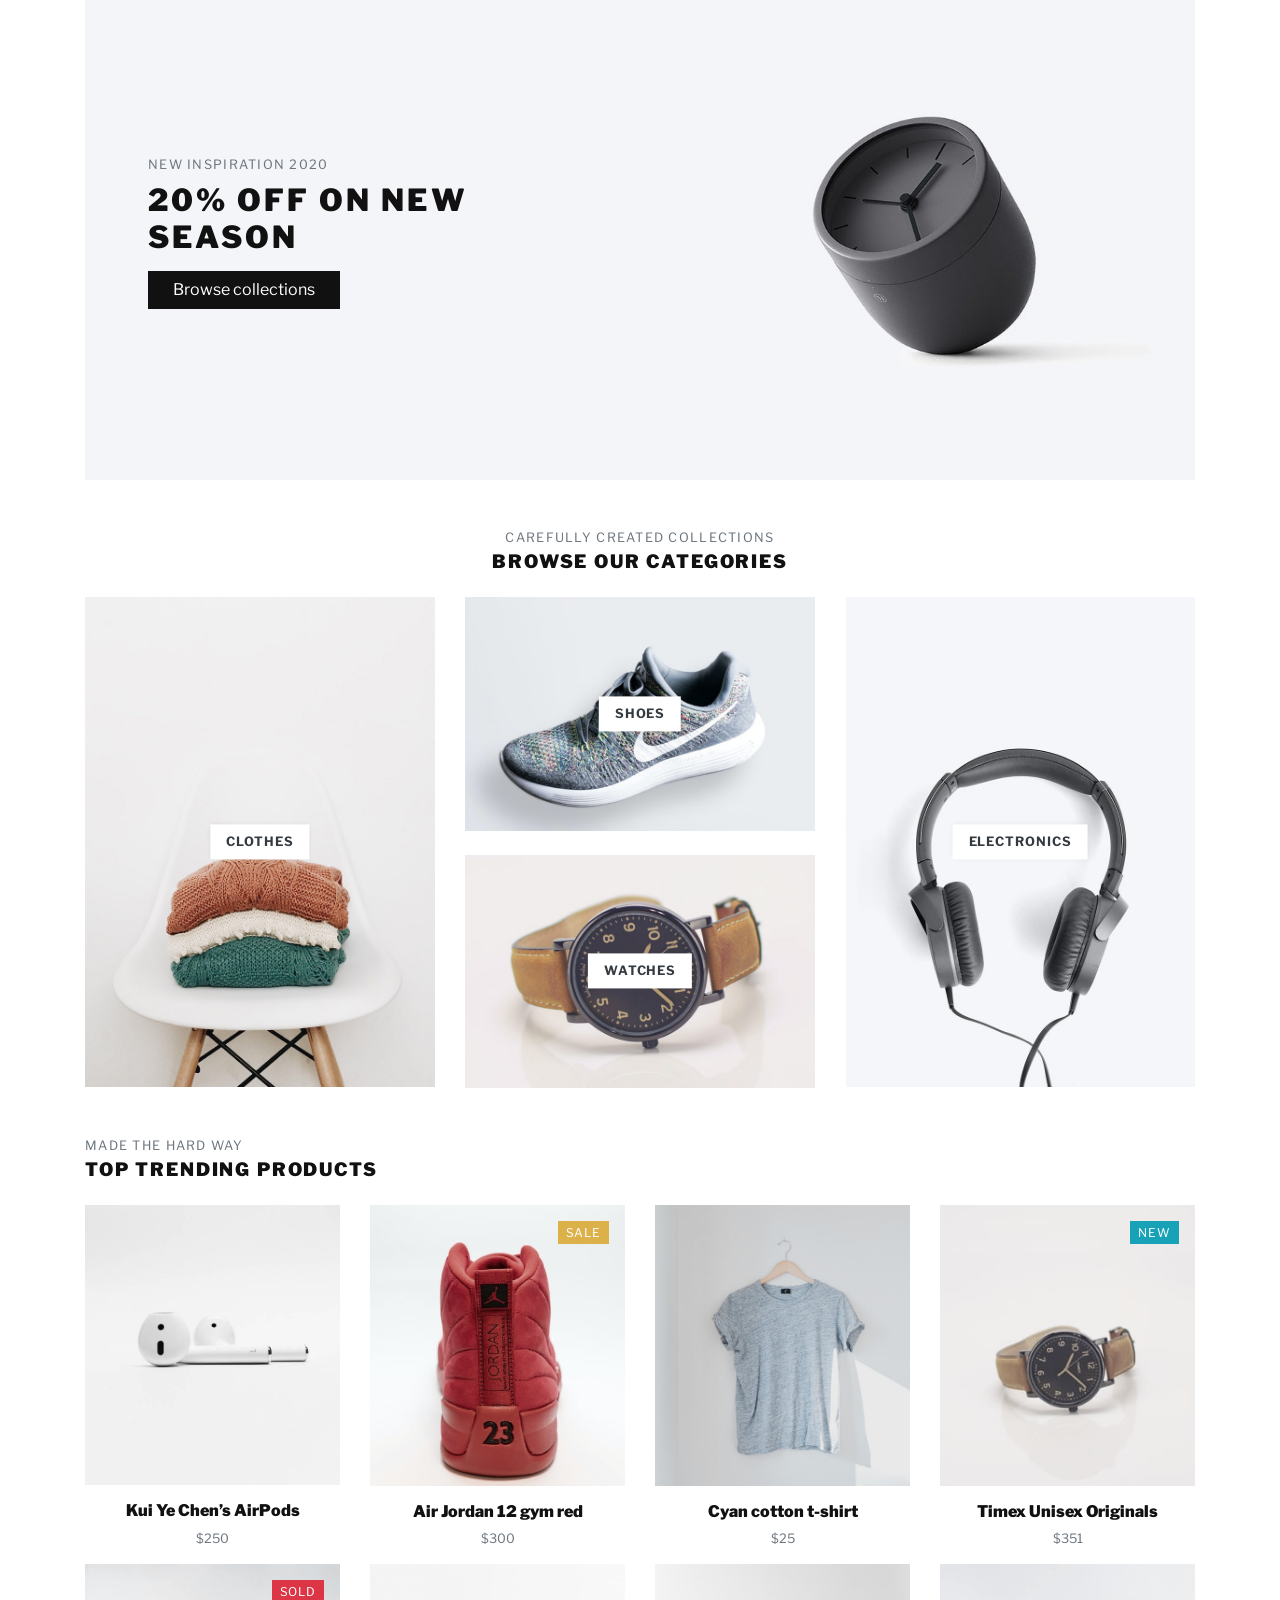
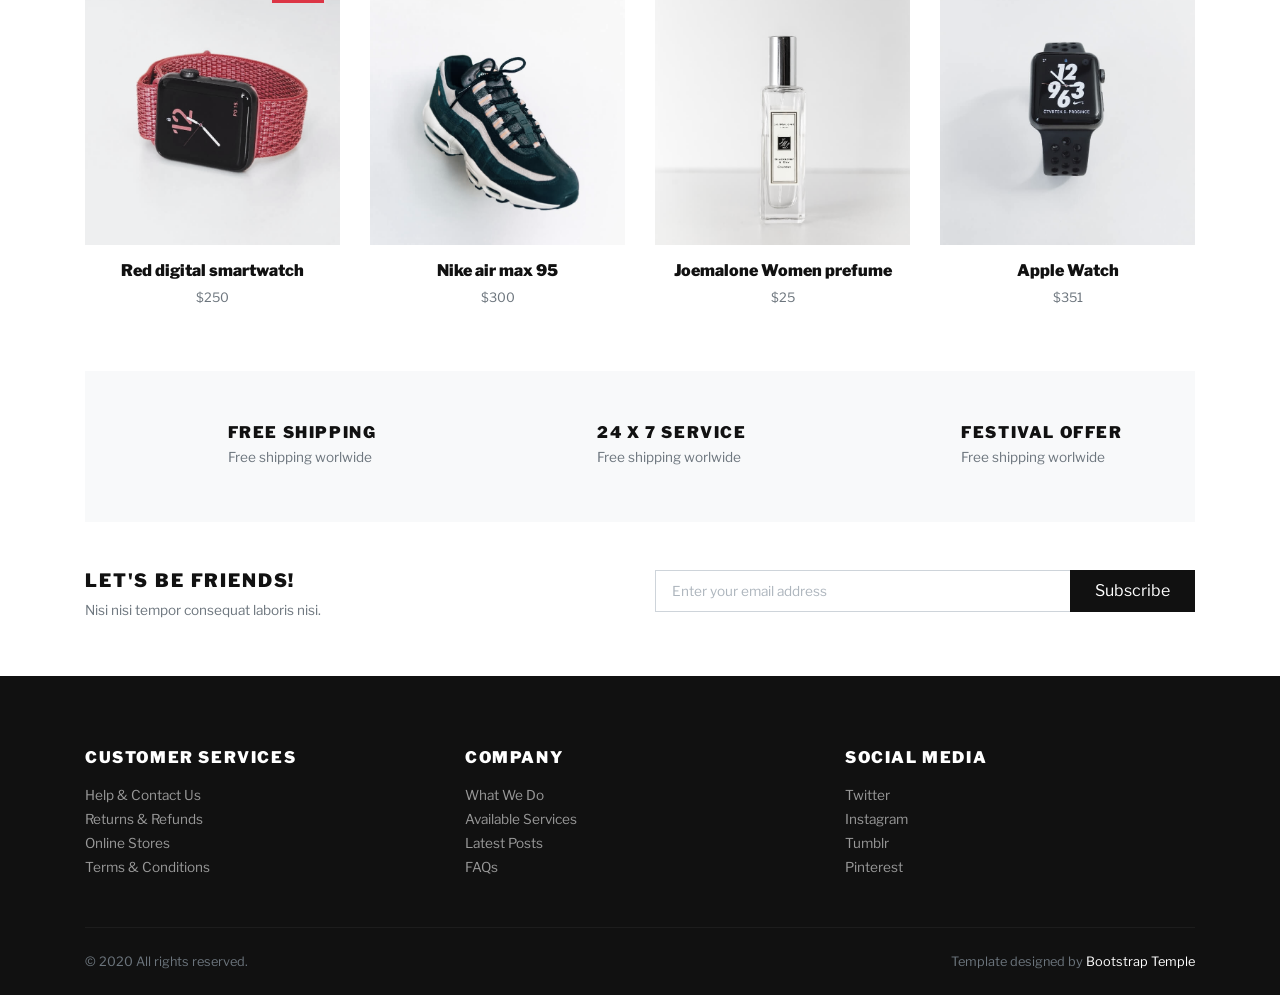
<file: groupproject/WebContent/index.html>
<!DOCTYPE html>
<html>
  <head>
    <meta charset="utf-8">
    <meta http-equiv="X-UA-Compatible" content="IE=edge">
    <title>Boutique | Ecommerce bootstrap template</title>
    <meta name="description" content="">
    <meta name="viewport" content="width=device-width, initial-scale=1">
    <meta name="robots" content="all,follow">
    <!-- Bootstrap CSS-->
    <link rel="stylesheet" href="vendor/bootstrap/css/bootstrap.min.css">
    <!-- Lightbox-->
    <link rel="stylesheet" href="vendor/lightbox2/css/lightbox.min.css">
    <!-- Range slider-->
    <link rel="stylesheet" href="vendor/nouislider/nouislider.min.css">
    <!-- Bootstrap select-->
    <link rel="stylesheet" href="vendor/bootstrap-select/css/bootstrap-select.min.css">
    <!-- Owl Carousel-->
    <link rel="stylesheet" href="vendor/owl.carousel2/assets/owl.carousel.min.css">
    <link rel="stylesheet" href="vendor/owl.carousel2/assets/owl.theme.default.css">
    <!-- Google fonts-->
    <link rel="stylesheet" href="https://fonts.googleapis.com/css2?family=Libre+Franklin:wght@300;400;700&amp;display=swap">
    <link rel="stylesheet" href="https://fonts.googleapis.com/css2?family=Martel+Sans:wght@300;400;800&amp;display=swap">
    <!-- theme stylesheet-->
    <link rel="stylesheet" href="css/style.default.css" id="theme-stylesheet">
    <!-- Custom stylesheet - for your changes-->
    <link rel="stylesheet" href="css/custom.css">
    <!-- Favicon-->
    <link rel="shortcut icon" href="img/favicon.png">
    <!-- Tweaks for older IEs--><!--[if lt IE 9]>
        <script src="https://oss.maxcdn.com/html5shiv/3.7.3/html5shiv.min.js"></script>
        <script src="https://oss.maxcdn.com/respond/1.4.2/respond.min.js"></script><![endif]-->
  </head>
  <body>
    <div class="page-holder">
      <!-- navbar-->
      <jsp:inclue page="/inc/top.jsp">
      <!--  Modal -->
      <div class="modal fade" id="productView" tabindex="-1" role="dialog" aria-hidden="true">
        <div class="modal-dialog modal-lg modal-dialog-centered" role="document">
          <div class="modal-content">
            <div class="modal-body p-0">
              <div class="row align-items-stretch">
                <div class="col-lg-6 p-lg-0"><a class="product-view d-block h-100 bg-cover bg-center" style="background: url(img/product-5.jpg)" href="img/product-5.jpg" data-lightbox="productview" title="Red digital smartwatch"></a><a class="d-none" href="img/product-5-alt-1.jpg" title="Red digital smartwatch" data-lightbox="productview"></a><a class="d-none" href="img/product-5-alt-2.jpg" title="Red digital smartwatch" data-lightbox="productview"></a></div>
                <div class="col-lg-6">
                  <button class="close p-4" type="button" data-dismiss="modal" aria-label="Close"><span aria-hidden="true">×</span></button>
                  <div class="p-5 my-md-4">
                    <ul class="list-inline mb-2">
                      <li class="list-inline-item m-0"><i class="fas fa-star small text-warning"></i></li>
                      <li class="list-inline-item m-0"><i class="fas fa-star small text-warning"></i></li>
                      <li class="list-inline-item m-0"><i class="fas fa-star small text-warning"></i></li>
                      <li class="list-inline-item m-0"><i class="fas fa-star small text-warning"></i></li>
                      <li class="list-inline-item m-0"><i class="fas fa-star small text-warning"></i></li>
                    </ul>
                    <h2 class="h4">Red digital smartwatch</h2>
                    <p class="text-muted">$250</p>
                    <p class="text-small mb-4">Lorem ipsum dolor sit amet, consectetur adipiscing elit. In ut ullamcorper leo, eget euismod orci. Cum sociis natoque penatibus et magnis dis parturient montes nascetur ridiculus mus. Vestibulum ultricies aliquam convallis.</p>
                    <div class="row align-items-stretch mb-4">
                      <div class="col-sm-7 pr-sm-0">
                        <div class="border d-flex align-items-center justify-content-between py-1 px-3"><span class="small text-uppercase text-gray mr-4 no-select">Quantity</span>
                          <div class="quantity">
                            <button class="dec-btn p-0"><i class="fas fa-caret-left"></i></button>
                            <input class="form-control border-0 shadow-0 p-0" type="text" value="1">
                            <button class="inc-btn p-0"><i class="fas fa-caret-right"></i></button>
                          </div>
                        </div>
                      </div>
                      <div class="col-sm-5 pl-sm-0"><a class="btn btn-dark btn-sm btn-block h-100 d-flex align-items-center justify-content-center px-0" href="cart.html">Add to cart</a></div>
                    </div><a class="btn btn-link text-dark p-0" href="#"><i class="far fa-heart mr-2"></i>Add to wish list</a>
                  </div>
                </div>
              </div>
            </div>
          </div>
        </div>
      </div>
      <!-- HERO SECTION-->
      <div class="container">
        <section class="hero pb-3 bg-cover bg-center d-flex align-items-center" style="background: url(img/hero-banner-alt.jpg)">
          <div class="container py-5">
            <div class="row px-4 px-lg-5">
              <div class="col-lg-6">
                <p class="text-muted small text-uppercase mb-2">New Inspiration 2020</p>
                <h1 class="h2 text-uppercase mb-3">20% off on new season</h1><a class="btn btn-dark" href="shop.html">Browse collections</a>
              </div>
            </div>
          </div>
        </section>
        <!-- CATEGORIES SECTION-->
        <section class="pt-5">
          <header class="text-center">
            <p class="small text-muted small text-uppercase mb-1">Carefully created collections</p>
            <h2 class="h5 text-uppercase mb-4">Browse our categories</h2>
          </header>
          <div class="row">
            <div class="col-md-4 mb-4 mb-md-0"><a class="category-item" href="shop.html"><img class="img-fluid" src="img/cat-img-1.jpg" alt=""><strong class="category-item-title">Clothes</strong></a></div>
            <div class="col-md-4 mb-4 mb-md-0"><a class="category-item mb-4" href="shop.html"><img class="img-fluid" src="img/cat-img-2.jpg" alt=""><strong class="category-item-title">Shoes</strong></a><a class="category-item" href="shop.html"><img class="img-fluid" src="img/cat-img-3.jpg" alt=""><strong class="category-item-title">Watches</strong></a></div>
            <div class="col-md-4"><a class="category-item" href="shop.html"><img class="img-fluid" src="img/cat-img-4.jpg" alt=""><strong class="category-item-title">Electronics</strong></a></div>
          </div>
        </section>
        <!-- TRENDING PRODUCTS-->
        <section class="py-5">
          <header>
            <p class="small text-muted small text-uppercase mb-1">Made the hard way</p>
            <h2 class="h5 text-uppercase mb-4">Top trending products</h2>
          </header>
          <div class="row">
            <!-- PRODUCT-->
            <div class="col-xl-3 col-lg-4 col-sm-6">
              <div class="product text-center">
                <div class="position-relative mb-3">
                  <div class="badge text-white badge-"></div><a class="d-block" href="detail.html"><img class="img-fluid w-100" src="img/product-1.jpg" alt="..."></a>
                  <div class="product-overlay">
                    <ul class="mb-0 list-inline">
                      <li class="list-inline-item m-0 p-0"><a class="btn btn-sm btn-outline-dark" href="#"><i class="far fa-heart"></i></a></li>
                      <li class="list-inline-item m-0 p-0"><a class="btn btn-sm btn-dark" href="cart.html">Add to cart</a></li>
                      <li class="list-inline-item mr-0"><a class="btn btn-sm btn-outline-dark" href="#productView" data-toggle="modal"><i class="fas fa-expand"></i></a></li>
                    </ul>
                  </div>
                </div>
                <h6> <a class="reset-anchor" href="detail.html">Kui Ye Chen’s AirPods</a></h6>
                <p class="small text-muted">$250</p>
              </div>
            </div>
            <!-- PRODUCT-->
            <div class="col-xl-3 col-lg-4 col-sm-6">
              <div class="product text-center">
                <div class="position-relative mb-3">
                  <div class="badge text-white badge-primary">Sale</div><a class="d-block" href="detail.html"><img class="img-fluid w-100" src="img/product-2.jpg" alt="..."></a>
                  <div class="product-overlay">
                    <ul class="mb-0 list-inline">
                      <li class="list-inline-item m-0 p-0"><a class="btn btn-sm btn-outline-dark" href="#"><i class="far fa-heart"></i></a></li>
                      <li class="list-inline-item m-0 p-0"><a class="btn btn-sm btn-dark" href="cart.html">Add to cart</a></li>
                      <li class="list-inline-item mr-0"><a class="btn btn-sm btn-outline-dark" href="#productView" data-toggle="modal"><i class="fas fa-expand"></i></a></li>
                    </ul>
                  </div>
                </div>
                <h6> <a class="reset-anchor" href="detail.html">Air Jordan 12 gym red</a></h6>
                <p class="small text-muted">$300</p>
              </div>
            </div>
            <!-- PRODUCT-->
            <div class="col-xl-3 col-lg-4 col-sm-6">
              <div class="product text-center">
                <div class="position-relative mb-3">
                  <div class="badge text-white badge-"></div><a class="d-block" href="detail.html"><img class="img-fluid w-100" src="img/product-3.jpg" alt="..."></a>
                  <div class="product-overlay">
                    <ul class="mb-0 list-inline">
                      <li class="list-inline-item m-0 p-0"><a class="btn btn-sm btn-outline-dark" href="#"><i class="far fa-heart"></i></a></li>
                      <li class="list-inline-item m-0 p-0"><a class="btn btn-sm btn-dark" href="cart.html">Add to cart</a></li>
                      <li class="list-inline-item mr-0"><a class="btn btn-sm btn-outline-dark" href="#productView" data-toggle="modal"><i class="fas fa-expand"></i></a></li>
                    </ul>
                  </div>
                </div>
                <h6> <a class="reset-anchor" href="detail.html">Cyan cotton t-shirt</a></h6>
                <p class="small text-muted">$25</p>
              </div>
            </div>
            <!-- PRODUCT-->
            <div class="col-xl-3 col-lg-4 col-sm-6">
              <div class="product text-center">
                <div class="position-relative mb-3">
                  <div class="badge text-white badge-info">New</div><a class="d-block" href="detail.html"><img class="img-fluid w-100" src="img/product-4.jpg" alt="..."></a>
                  <div class="product-overlay">
                    <ul class="mb-0 list-inline">
                      <li class="list-inline-item m-0 p-0"><a class="btn btn-sm btn-outline-dark" href="#"><i class="far fa-heart"></i></a></li>
                      <li class="list-inline-item m-0 p-0"><a class="btn btn-sm btn-dark" href="cart.html">Add to cart</a></li>
                      <li class="list-inline-item mr-0"><a class="btn btn-sm btn-outline-dark" href="#productView" data-toggle="modal"><i class="fas fa-expand"></i></a></li>
                    </ul>
                  </div>
                </div>
                <h6> <a class="reset-anchor" href="detail.html">Timex Unisex Originals</a></h6>
                <p class="small text-muted">$351</p>
              </div>
            </div>
            <!-- PRODUCT-->
            <div class="col-xl-3 col-lg-4 col-sm-6">
              <div class="product text-center">
                <div class="position-relative mb-3">
                  <div class="badge text-white badge-danger">Sold</div><a class="d-block" href="detail.html"><img class="img-fluid w-100" src="img/product-5.jpg" alt="..."></a>
                  <div class="product-overlay">
                    <ul class="mb-0 list-inline">
                      <li class="list-inline-item m-0 p-0"><a class="btn btn-sm btn-outline-dark" href="#"><i class="far fa-heart"></i></a></li>
                      <li class="list-inline-item m-0 p-0"><a class="btn btn-sm btn-dark" href="cart.html">Add to cart</a></li>
                      <li class="list-inline-item mr-0"><a class="btn btn-sm btn-outline-dark" href="#productView" data-toggle="modal"><i class="fas fa-expand"></i></a></li>
                    </ul>
                  </div>
                </div>
                <h6> <a class="reset-anchor" href="detail.html">Red digital smartwatch</a></h6>
                <p class="small text-muted">$250</p>
              </div>
            </div>
            <!-- PRODUCT-->
            <div class="col-xl-3 col-lg-4 col-sm-6">
              <div class="product text-center">
                <div class="position-relative mb-3">
                  <div class="badge text-white badge-"></div><a class="d-block" href="detail.html"><img class="img-fluid w-100" src="img/product-6.jpg" alt="..."></a>
                  <div class="product-overlay">
                    <ul class="mb-0 list-inline">
                      <li class="list-inline-item m-0 p-0"><a class="btn btn-sm btn-outline-dark" href="#"><i class="far fa-heart"></i></a></li>
                      <li class="list-inline-item m-0 p-0"><a class="btn btn-sm btn-dark" href="cart.html">Add to cart</a></li>
                      <li class="list-inline-item mr-0"><a class="btn btn-sm btn-outline-dark" href="#productView" data-toggle="modal"><i class="fas fa-expand"></i></a></li>
                    </ul>
                  </div>
                </div>
                <h6> <a class="reset-anchor" href="detail.html">Nike air max 95</a></h6>
                <p class="small text-muted">$300</p>
              </div>
            </div>
            <!-- PRODUCT-->
            <div class="col-xl-3 col-lg-4 col-sm-6">
              <div class="product text-center">
                <div class="position-relative mb-3">
                  <div class="badge text-white badge-"></div><a class="d-block" href="detail.html"><img class="img-fluid w-100" src="img/product-7.jpg" alt="..."></a>
                  <div class="product-overlay">
                    <ul class="mb-0 list-inline">
                      <li class="list-inline-item m-0 p-0"><a class="btn btn-sm btn-outline-dark" href="#"><i class="far fa-heart"></i></a></li>
                      <li class="list-inline-item m-0 p-0"><a class="btn btn-sm btn-dark" href="cart.html">Add to cart</a></li>
                      <li class="list-inline-item mr-0"><a class="btn btn-sm btn-outline-dark" href="#productView" data-toggle="modal"><i class="fas fa-expand"></i></a></li>
                    </ul>
                  </div>
                </div>
                <h6> <a class="reset-anchor" href="detail.html">Joemalone Women prefume</a></h6>
                <p class="small text-muted">$25</p>
              </div>
            </div>
            <!-- PRODUCT-->
            <div class="col-xl-3 col-lg-4 col-sm-6">
              <div class="product text-center">
                <div class="position-relative mb-3">
                  <div class="badge text-white badge-"></div><a class="d-block" href="detail.html"><img class="img-fluid w-100" src="img/product-8.jpg" alt="..."></a>
                  <div class="product-overlay">
                    <ul class="mb-0 list-inline">
                      <li class="list-inline-item m-0 p-0"><a class="btn btn-sm btn-outline-dark" href="#"><i class="far fa-heart"></i></a></li>
                      <li class="list-inline-item m-0 p-0"><a class="btn btn-sm btn-dark" href="cart.html">Add to cart</a></li>
                      <li class="list-inline-item mr-0"><a class="btn btn-sm btn-outline-dark" href="#productView" data-toggle="modal"><i class="fas fa-expand"></i></a></li>
                    </ul>
                  </div>
                </div>
                <h6> <a class="reset-anchor" href="detail.html">Apple Watch</a></h6>
                <p class="small text-muted">$351</p>
              </div>
            </div>
          </div>
        </section>
        <!-- SERVICES-->
        <section class="py-5 bg-light">
          <div class="container">
            <div class="row text-center">
              <div class="col-lg-4 mb-3 mb-lg-0">
                <div class="d-inline-block">
                  <div class="media align-items-end">
                    <svg class="svg-icon svg-icon-big svg-icon-light">
                      <use xlink:href="#delivery-time-1"> </use>
                    </svg>
                    <div class="media-body text-left ml-3">
                      <h6 class="text-uppercase mb-1">Free shipping</h6>
                      <p class="text-small mb-0 text-muted">Free shipping worlwide</p>
                    </div>
                  </div>
                </div>
              </div>
              <div class="col-lg-4 mb-3 mb-lg-0">
                <div class="d-inline-block">
                  <div class="media align-items-end">
                    <svg class="svg-icon svg-icon-big svg-icon-light">
                      <use xlink:href="#helpline-24h-1"> </use>
                    </svg>
                    <div class="media-body text-left ml-3">
                      <h6 class="text-uppercase mb-1">24 x 7 service</h6>
                      <p class="text-small mb-0 text-muted">Free shipping worlwide</p>
                    </div>
                  </div>
                </div>
              </div>
              <div class="col-lg-4">
                <div class="d-inline-block">
                  <div class="media align-items-end">
                    <svg class="svg-icon svg-icon-big svg-icon-light">
                      <use xlink:href="#label-tag-1"> </use>
                    </svg>
                    <div class="media-body text-left ml-3">
                      <h6 class="text-uppercase mb-1">Festival offer</h6>
                      <p class="text-small mb-0 text-muted">Free shipping worlwide</p>
                    </div>
                  </div>
                </div>
              </div>
            </div>
          </div>
        </section>
        <!-- NEWSLETTER-->
        <section class="py-5">
          <div class="container p-0">
            <div class="row">
              <div class="col-lg-6 mb-3 mb-lg-0">
                <h5 class="text-uppercase">Let's be friends!</h5>
                <p class="text-small text-muted mb-0">Nisi nisi tempor consequat laboris nisi.</p>
              </div>
              <div class="col-lg-6">
                <form action="#">
                  <div class="input-group flex-column flex-sm-row mb-3">
                    <input class="form-control form-control-lg py-3" type="email" placeholder="Enter your email address" aria-describedby="button-addon2">
                    <div class="input-group-append">
                      <button class="btn btn-dark btn-block" id="button-addon2" type="submit">Subscribe</button>
                    </div>
                  </div>
                </form>
              </div>
            </div>
          </div>
        </section>
      </div>
      <footer class="bg-dark text-white">
        <div class="container py-4">
          <div class="row py-5">
            <div class="col-md-4 mb-3 mb-md-0">
              <h6 class="text-uppercase mb-3">Customer services</h6>
              <ul class="list-unstyled mb-0">
                <li><a class="footer-link" href="#">Help &amp; Contact Us</a></li>
                <li><a class="footer-link" href="#">Returns &amp; Refunds</a></li>
                <li><a class="footer-link" href="#">Online Stores</a></li>
                <li><a class="footer-link" href="#">Terms &amp; Conditions</a></li>
              </ul>
            </div>
            <div class="col-md-4 mb-3 mb-md-0">
              <h6 class="text-uppercase mb-3">Company</h6>
              <ul class="list-unstyled mb-0">
                <li><a class="footer-link" href="#">What We Do</a></li>
                <li><a class="footer-link" href="#">Available Services</a></li>
                <li><a class="footer-link" href="#">Latest Posts</a></li>
                <li><a class="footer-link" href="#">FAQs</a></li>
              </ul>
            </div>
            <div class="col-md-4">
              <h6 class="text-uppercase mb-3">Social media</h6>
              <ul class="list-unstyled mb-0">
                <li><a class="footer-link" href="#">Twitter</a></li>
                <li><a class="footer-link" href="#">Instagram</a></li>
                <li><a class="footer-link" href="#">Tumblr</a></li>
                <li><a class="footer-link" href="#">Pinterest</a></li>
              </ul>
            </div>
          </div>
          <div class="border-top pt-4" style="border-color: #1d1d1d !important">
            <div class="row">
              <div class="col-lg-6">
                <p class="small text-muted mb-0">&copy; 2020 All rights reserved.</p>
              </div>
              <div class="col-lg-6 text-lg-right">
                <p class="small text-muted mb-0">Template designed by <a class="text-white reset-anchor" href="https://bootstraptemple.com/p/bootstrap-ecommerce">Bootstrap Temple</a></p>
              </div>
            </div>
          </div>
        </div>
      </footer>
      <!-- JavaScript files-->
      <script src="vendor/jquery/jquery.min.js"></script>
      <script src="vendor/bootstrap/js/bootstrap.bundle.min.js"></script>
      <script src="vendor/lightbox2/js/lightbox.min.js"></script>
      <script src="vendor/nouislider/nouislider.min.js"></script>
      <script src="vendor/bootstrap-select/js/bootstrap-select.min.js"></script>
      <script src="vendor/owl.carousel2/owl.carousel.min.js"></script>
      <script src="vendor/owl.carousel2.thumbs/owl.carousel2.thumbs.min.js"></script>
      <script src="js/front.js"></script>
      <script>
        // ------------------------------------------------------- //
        //   Inject SVG Sprite - 
        //   see more here 
        //   https://css-tricks.com/ajaxing-svg-sprite/
        // ------------------------------------------------------ //
        function injectSvgSprite(path) {
        
            var ajax = new XMLHttpRequest();
            ajax.open("GET", path, true);
            ajax.send();
            ajax.onload = function(e) {
            var div = document.createElement("div");
            div.className = 'd-none';
            div.innerHTML = ajax.responseText;
            document.body.insertBefore(div, document.body.childNodes[0]);
            }
        }
        // this is set to BootstrapTemple website as you cannot 
        // inject local SVG sprite (using only 'icons/orion-svg-sprite.svg' path)
        // while using file:// protocol
        // pls don't forget to change to your domain :)
        injectSvgSprite('https://bootstraptemple.com/files/icons/orion-svg-sprite.svg'); 
        
      </script>
      <!-- FontAwesome CSS - loading as last, so it doesn't block rendering-->
      <link rel="stylesheet" href="https://use.fontawesome.com/releases/v5.7.1/css/all.css" integrity="sha384-fnmOCqbTlWIlj8LyTjo7mOUStjsKC4pOpQbqyi7RrhN7udi9RwhKkMHpvLbHG9Sr" crossorigin="anonymous">
    </div>
  </body>
</html>
</file>
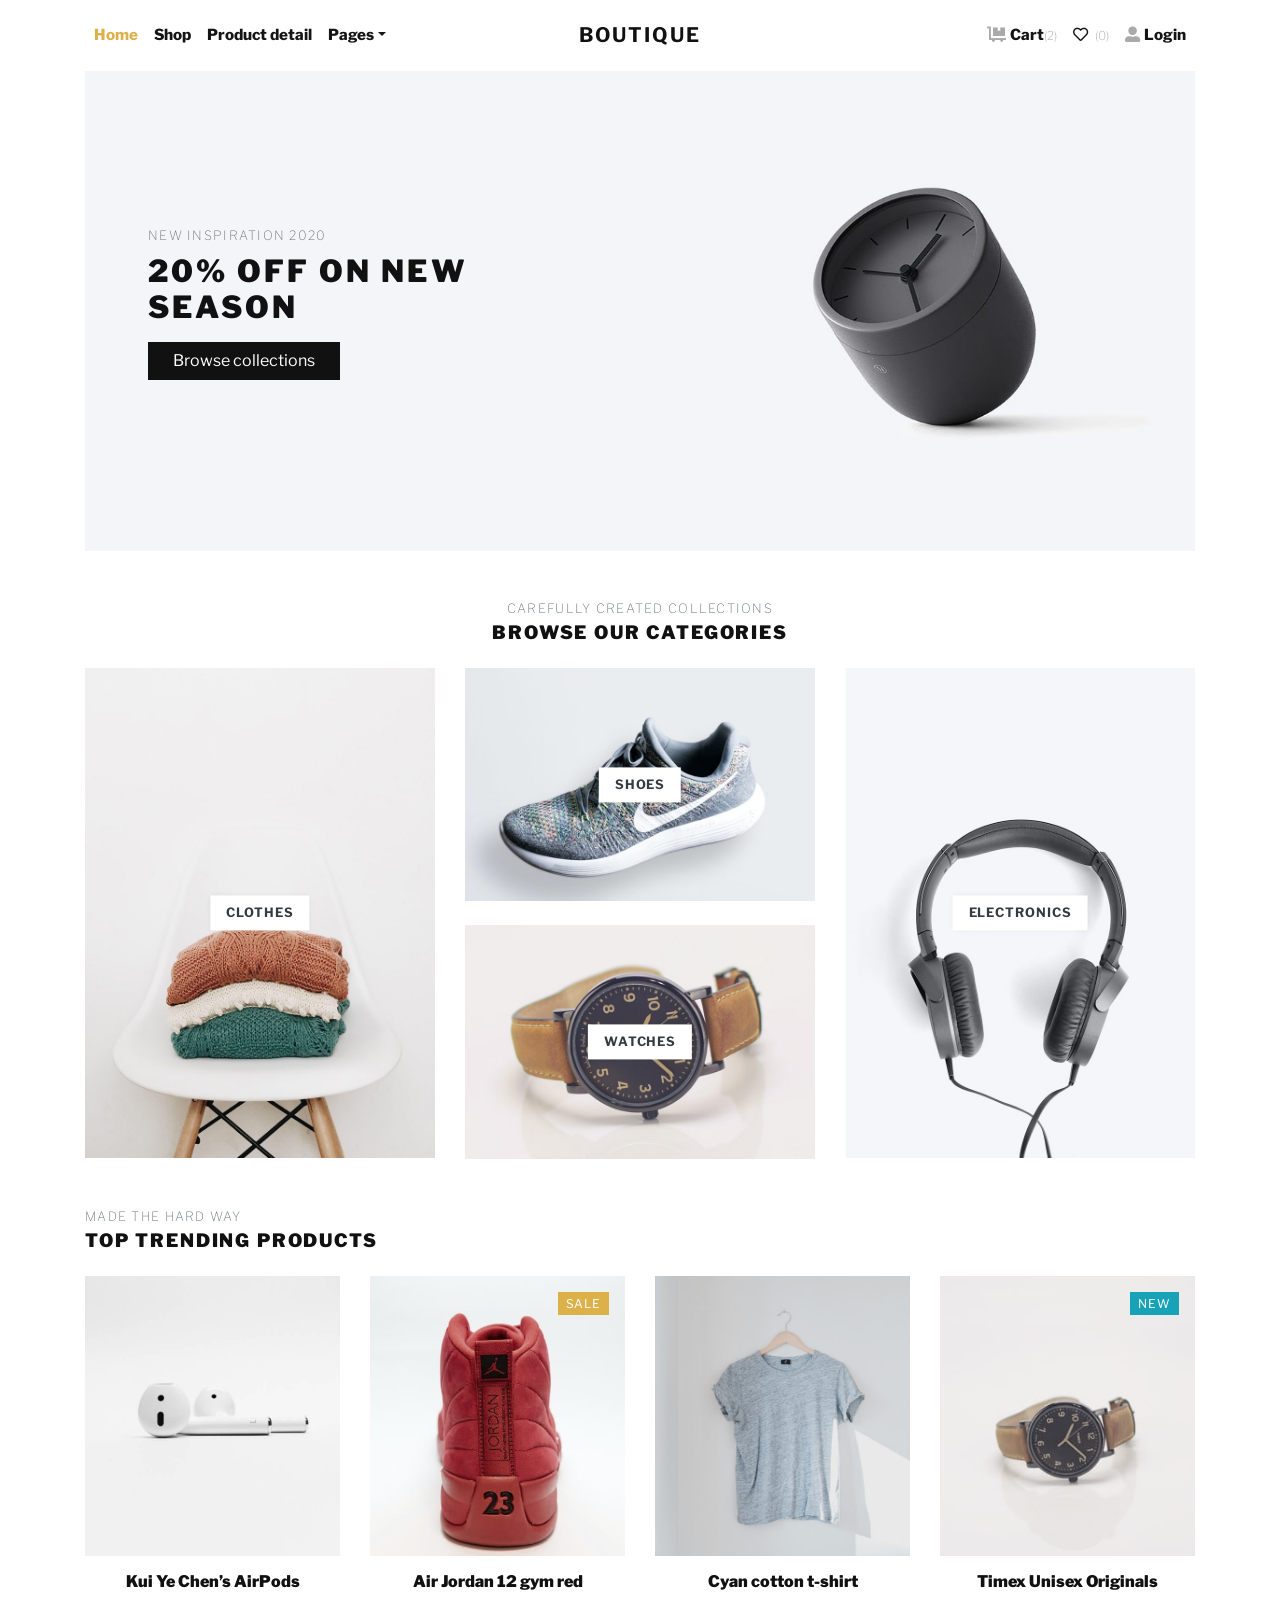
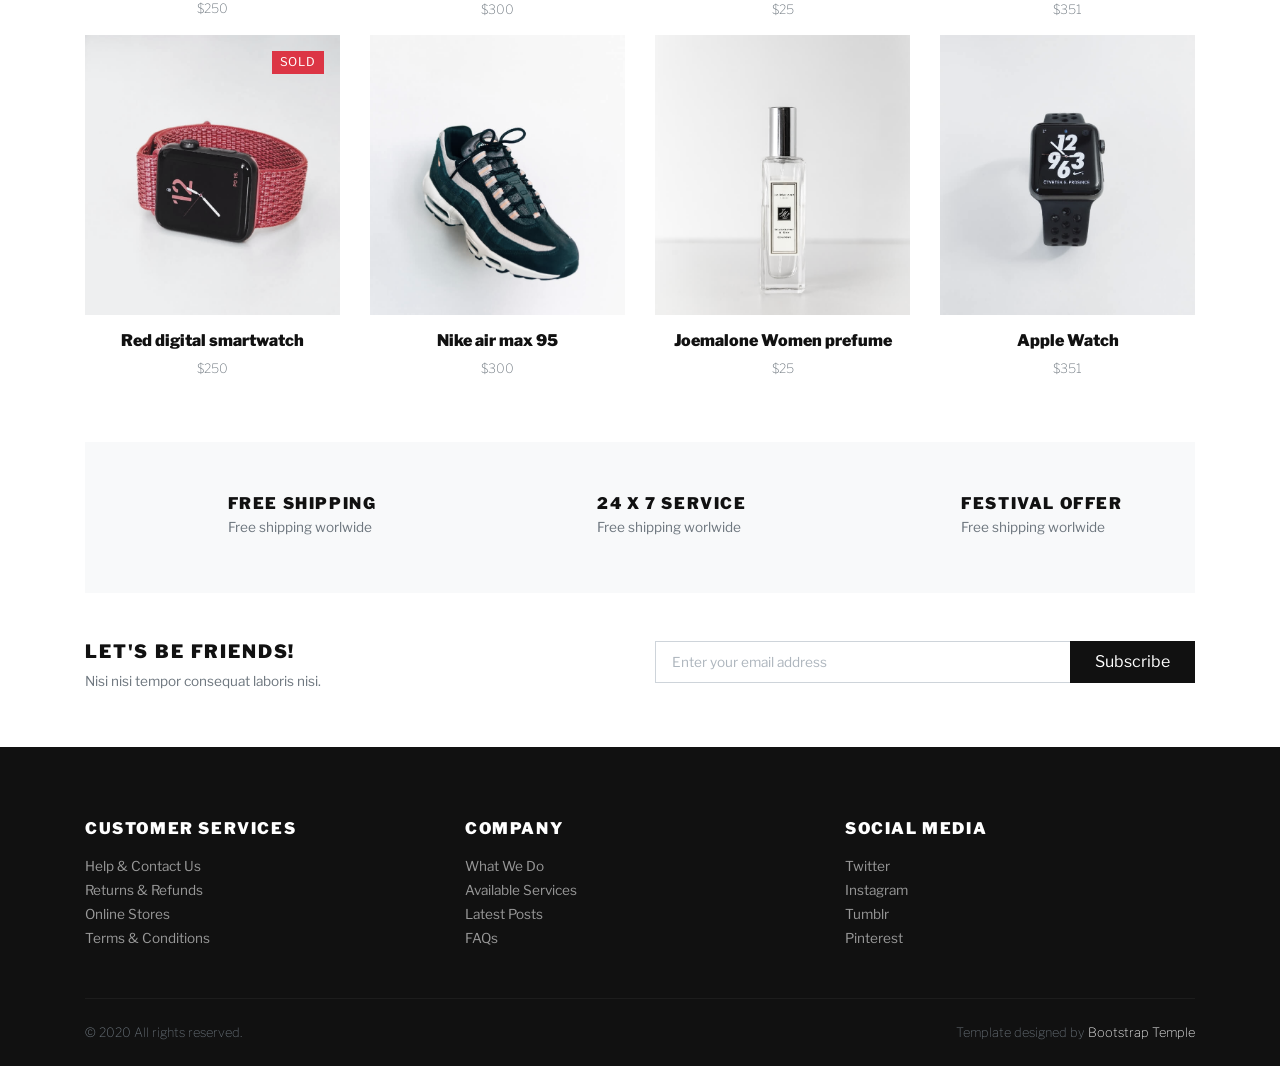
<file: TeamProject/WebContent/index.html>
<!DOCTYPE html>
<html>
  <head>
    <meta charset="utf-8">
    <meta http-equiv="X-UA-Compatible" content="IE=edge">
    <title>Boutique | Ecommerce bootstrap template</title>
    <meta name="description" content="">
    <meta name="viewport" content="width=device-width, initial-scale=1">
    <meta name="robots" content="all,follow">
    <!-- Bootstrap CSS-->
    <link rel="stylesheet" href="vendor/bootstrap/css/bootstrap.min.css">
    <!-- Lightbox-->
    <link rel="stylesheet" href="vendor/lightbox2/css/lightbox.min.css">
    <!-- Range slider-->
    <link rel="stylesheet" href="vendor/nouislider/nouislider.min.css">
    <!-- Bootstrap select-->
    <link rel="stylesheet" href="vendor/bootstrap-select/css/bootstrap-select.min.css">
    <!-- Owl Carousel-->
    <link rel="stylesheet" href="vendor/owl.carousel2/assets/owl.carousel.min.css">
    <link rel="stylesheet" href="vendor/owl.carousel2/assets/owl.theme.default.css">
    <!-- Google fonts-->
    <link rel="stylesheet" href="https://fonts.googleapis.com/css2?family=Libre+Franklin:wght@300;400;700&amp;display=swap">
    <link rel="stylesheet" href="https://fonts.googleapis.com/css2?family=Martel+Sans:wght@300;400;800&amp;display=swap">
    <!-- theme stylesheet-->
    <link rel="stylesheet" href="css/style.default.css" id="theme-stylesheet">
    <!-- Custom stylesheet - for your changes-->
    <link rel="stylesheet" href="css/custom.css">
    <!-- Favicon-->
    <link rel="shortcut icon" href="img/favicon.png">
    <!-- Tweaks for older IEs--><!--[if lt IE 9]>
        <script src="https://oss.maxcdn.com/html5shiv/3.7.3/html5shiv.min.js"></script>
        <script src="https://oss.maxcdn.com/respond/1.4.2/respond.min.js"></script><![endif]-->
  </head>
  <body>
    <div class="page-holder">
      <!-- navbar-->
      <header class="header bg-white">
        <div class="container px-0 px-lg-3">
          <nav class="navbar navbar-expand-lg navbar-light py-3 px-lg-0"><a class="navbar-brand" href="index.html"><span class="font-weight-bold text-uppercase text-dark">Boutique</span></a>
            <button class="navbar-toggler navbar-toggler-right" type="button" data-toggle="collapse" data-target="#navbarSupportedContent" aria-controls="navbarSupportedContent" aria-expanded="false" aria-label="Toggle navigation"><span class="navbar-toggler-icon"></span></button>
            <div class="collapse navbar-collapse" id="navbarSupportedContent">
              <ul class="navbar-nav mr-auto">
                <li class="nav-item">
                  <!-- Link--><a class="nav-link active" href="index.html">Home</a>
                </li>
                <li class="nav-item">
                  <!-- Link--><a class="nav-link" href="shop.html">Shop</a>
                </li>
                <li class="nav-item">
                  <!-- Link--><a class="nav-link" href="detail.html">Product detail</a>
                </li>
                <li class="nav-item dropdown"><a class="nav-link dropdown-toggle" id="pagesDropdown" href="#" data-toggle="dropdown" aria-haspopup="true" aria-expanded="false">Pages</a>
                  <div class="dropdown-menu mt-3" aria-labelledby="pagesDropdown"><a class="dropdown-item border-0 transition-link" href="index.html">Homepage</a><a class="dropdown-item border-0 transition-link" href="shop.html">Category</a><a class="dropdown-item border-0 transition-link" href="detail.html">Product detail</a><a class="dropdown-item border-0 transition-link" href="cart.html">Shopping cart</a><a class="dropdown-item border-0 transition-link" href="checkout.html">Checkout</a></div>
                </li>
              </ul>
              <ul class="navbar-nav ml-auto">               
                <li class="nav-item"><a class="nav-link" href="cart.html"> <i class="fas fa-dolly-flatbed mr-1 text-gray"></i>Cart<small class="text-gray">(2)</small></a></li>
                <li class="nav-item"><a class="nav-link" href="#"> <i class="far fa-heart mr-1"></i><small class="text-gray"> (0)</small></a></li>
                <li class="nav-item"><a class="nav-link" href="#"> <i class="fas fa-user-alt mr-1 text-gray"></i>Login</a></li>
              </ul>
            </div>
          </nav>
        </div>
      </header>
      <!--  Modal -->
      <div class="modal fade" id="productView" tabindex="-1" role="dialog" aria-hidden="true">
        <div class="modal-dialog modal-lg modal-dialog-centered" role="document">
          <div class="modal-content">
            <div class="modal-body p-0">
              <div class="row align-items-stretch">
                <div class="col-lg-6 p-lg-0"><a class="product-view d-block h-100 bg-cover bg-center" style="background: url(img/product-5.jpg)" href="img/product-5.jpg" data-lightbox="productview" title="Red digital smartwatch"></a><a class="d-none" href="img/product-5-alt-1.jpg" title="Red digital smartwatch" data-lightbox="productview"></a><a class="d-none" href="img/product-5-alt-2.jpg" title="Red digital smartwatch" data-lightbox="productview"></a></div>
                <div class="col-lg-6">
                  <button class="close p-4" type="button" data-dismiss="modal" aria-label="Close"><span aria-hidden="true">×</span></button>
                  <div class="p-5 my-md-4">
                    <ul class="list-inline mb-2">
                      <li class="list-inline-item m-0"><i class="fas fa-star small text-warning"></i></li>
                      <li class="list-inline-item m-0"><i class="fas fa-star small text-warning"></i></li>
                      <li class="list-inline-item m-0"><i class="fas fa-star small text-warning"></i></li>
                      <li class="list-inline-item m-0"><i class="fas fa-star small text-warning"></i></li>
                      <li class="list-inline-item m-0"><i class="fas fa-star small text-warning"></i></li>
                    </ul>
                    <h2 class="h4">Red digital smartwatch</h2>
                    <p class="text-muted">$250</p>
                    <p class="text-small mb-4">Lorem ipsum dolor sit amet, consectetur adipiscing elit. In ut ullamcorper leo, eget euismod orci. Cum sociis natoque penatibus et magnis dis parturient montes nascetur ridiculus mus. Vestibulum ultricies aliquam convallis.</p>
                    <div class="row align-items-stretch mb-4">
                      <div class="col-sm-7 pr-sm-0">
                        <div class="border d-flex align-items-center justify-content-between py-1 px-3"><span class="small text-uppercase text-gray mr-4 no-select">Quantity</span>
                          <div class="quantity">
                            <button class="dec-btn p-0"><i class="fas fa-caret-left"></i></button>
                            <input class="form-control border-0 shadow-0 p-0" type="text" value="1">
                            <button class="inc-btn p-0"><i class="fas fa-caret-right"></i></button>
                          </div>
                        </div>
                      </div>
                      <div class="col-sm-5 pl-sm-0"><a class="btn btn-dark btn-sm btn-block h-100 d-flex align-items-center justify-content-center px-0" href="cart.html">Add to cart</a></div>
                    </div><a class="btn btn-link text-dark p-0" href="#"><i class="far fa-heart mr-2"></i>Add to wish list</a>
                  </div>
                </div>
              </div>
            </div>
          </div>
        </div>
      </div>
      <!-- HERO SECTION-->
      <div class="container">
        <section class="hero pb-3 bg-cover bg-center d-flex align-items-center" style="background: url(img/hero-banner-alt.jpg)">
          <div class="container py-5">
            <div class="row px-4 px-lg-5">
              <div class="col-lg-6">
                <p class="text-muted small text-uppercase mb-2">New Inspiration 2020</p>
                <h1 class="h2 text-uppercase mb-3">20% off on new season</h1><a class="btn btn-dark" href="shop.html">Browse collections</a>
              </div>
            </div>
          </div>
        </section>
        <!-- CATEGORIES SECTION-->
        <section class="pt-5">
          <header class="text-center">
            <p class="small text-muted small text-uppercase mb-1">Carefully created collections</p>
            <h2 class="h5 text-uppercase mb-4">Browse our categories</h2>
          </header>
          <div class="row">
            <div class="col-md-4 mb-4 mb-md-0"><a class="category-item" href="shop.html"><img class="img-fluid" src="img/cat-img-1.jpg" alt=""><strong class="category-item-title">Clothes</strong></a></div>
            <div class="col-md-4 mb-4 mb-md-0"><a class="category-item mb-4" href="shop.html"><img class="img-fluid" src="img/cat-img-2.jpg" alt=""><strong class="category-item-title">Shoes</strong></a><a class="category-item" href="shop.html"><img class="img-fluid" src="img/cat-img-3.jpg" alt=""><strong class="category-item-title">Watches</strong></a></div>
            <div class="col-md-4"><a class="category-item" href="shop.html"><img class="img-fluid" src="img/cat-img-4.jpg" alt=""><strong class="category-item-title">Electronics</strong></a></div>
          </div>
        </section>
        <!-- TRENDING PRODUCTS-->
        <section class="py-5">
          <header>
            <p class="small text-muted small text-uppercase mb-1">Made the hard way</p>
            <h2 class="h5 text-uppercase mb-4">Top trending products</h2>
          </header>
          <div class="row">
            <!-- PRODUCT-->
            <div class="col-xl-3 col-lg-4 col-sm-6">
              <div class="product text-center">
                <div class="position-relative mb-3">
                  <div class="badge text-white badge-"></div><a class="d-block" href="detail.html"><img class="img-fluid w-100" src="img/product-1.jpg" alt="..."></a>
                  <div class="product-overlay">
                    <ul class="mb-0 list-inline">
                      <li class="list-inline-item m-0 p-0"><a class="btn btn-sm btn-outline-dark" href="#"><i class="far fa-heart"></i></a></li>
                      <li class="list-inline-item m-0 p-0"><a class="btn btn-sm btn-dark" href="cart.html">Add to cart</a></li>
                      <li class="list-inline-item mr-0"><a class="btn btn-sm btn-outline-dark" href="#productView" data-toggle="modal"><i class="fas fa-expand"></i></a></li>
                    </ul>
                  </div>
                </div>
                <h6> <a class="reset-anchor" href="detail.html">Kui Ye Chen’s AirPods</a></h6>
                <p class="small text-muted">$250</p>
              </div>
            </div>
            <!-- PRODUCT-->
            <div class="col-xl-3 col-lg-4 col-sm-6">
              <div class="product text-center">
                <div class="position-relative mb-3">
                  <div class="badge text-white badge-primary">Sale</div><a class="d-block" href="detail.html"><img class="img-fluid w-100" src="img/product-2.jpg" alt="..."></a>
                  <div class="product-overlay">
                    <ul class="mb-0 list-inline">
                      <li class="list-inline-item m-0 p-0"><a class="btn btn-sm btn-outline-dark" href="#"><i class="far fa-heart"></i></a></li>
                      <li class="list-inline-item m-0 p-0"><a class="btn btn-sm btn-dark" href="cart.html">Add to cart</a></li>
                      <li class="list-inline-item mr-0"><a class="btn btn-sm btn-outline-dark" href="#productView" data-toggle="modal"><i class="fas fa-expand"></i></a></li>
                    </ul>
                  </div>
                </div>
                <h6> <a class="reset-anchor" href="detail.html">Air Jordan 12 gym red</a></h6>
                <p class="small text-muted">$300</p>
              </div>
            </div>
            <!-- PRODUCT-->
            <div class="col-xl-3 col-lg-4 col-sm-6">
              <div class="product text-center">
                <div class="position-relative mb-3">
                  <div class="badge text-white badge-"></div><a class="d-block" href="detail.html"><img class="img-fluid w-100" src="img/product-3.jpg" alt="..."></a>
                  <div class="product-overlay">
                    <ul class="mb-0 list-inline">
                      <li class="list-inline-item m-0 p-0"><a class="btn btn-sm btn-outline-dark" href="#"><i class="far fa-heart"></i></a></li>
                      <li class="list-inline-item m-0 p-0"><a class="btn btn-sm btn-dark" href="cart.html">Add to cart</a></li>
                      <li class="list-inline-item mr-0"><a class="btn btn-sm btn-outline-dark" href="#productView" data-toggle="modal"><i class="fas fa-expand"></i></a></li>
                    </ul>
                  </div>
                </div>
                <h6> <a class="reset-anchor" href="detail.html">Cyan cotton t-shirt</a></h6>
                <p class="small text-muted">$25</p>
              </div>
            </div>
            <!-- PRODUCT-->
            <div class="col-xl-3 col-lg-4 col-sm-6">
              <div class="product text-center">
                <div class="position-relative mb-3">
                  <div class="badge text-white badge-info">New</div><a class="d-block" href="detail.html"><img class="img-fluid w-100" src="img/product-4.jpg" alt="..."></a>
                  <div class="product-overlay">
                    <ul class="mb-0 list-inline">
                      <li class="list-inline-item m-0 p-0"><a class="btn btn-sm btn-outline-dark" href="#"><i class="far fa-heart"></i></a></li>
                      <li class="list-inline-item m-0 p-0"><a class="btn btn-sm btn-dark" href="cart.html">Add to cart</a></li>
                      <li class="list-inline-item mr-0"><a class="btn btn-sm btn-outline-dark" href="#productView" data-toggle="modal"><i class="fas fa-expand"></i></a></li>
                    </ul>
                  </div>
                </div>
                <h6> <a class="reset-anchor" href="detail.html">Timex Unisex Originals</a></h6>
                <p class="small text-muted">$351</p>
              </div>
            </div>
            <!-- PRODUCT-->
            <div class="col-xl-3 col-lg-4 col-sm-6">
              <div class="product text-center">
                <div class="position-relative mb-3">
                  <div class="badge text-white badge-danger">Sold</div><a class="d-block" href="detail.html"><img class="img-fluid w-100" src="img/product-5.jpg" alt="..."></a>
                  <div class="product-overlay">
                    <ul class="mb-0 list-inline">
                      <li class="list-inline-item m-0 p-0"><a class="btn btn-sm btn-outline-dark" href="#"><i class="far fa-heart"></i></a></li>
                      <li class="list-inline-item m-0 p-0"><a class="btn btn-sm btn-dark" href="cart.html">Add to cart</a></li>
                      <li class="list-inline-item mr-0"><a class="btn btn-sm btn-outline-dark" href="#productView" data-toggle="modal"><i class="fas fa-expand"></i></a></li>
                    </ul>
                  </div>
                </div>
                <h6> <a class="reset-anchor" href="detail.html">Red digital smartwatch</a></h6>
                <p class="small text-muted">$250</p>
              </div>
            </div>
            <!-- PRODUCT-->
            <div class="col-xl-3 col-lg-4 col-sm-6">
              <div class="product text-center">
                <div class="position-relative mb-3">
                  <div class="badge text-white badge-"></div><a class="d-block" href="detail.html"><img class="img-fluid w-100" src="img/product-6.jpg" alt="..."></a>
                  <div class="product-overlay">
                    <ul class="mb-0 list-inline">
                      <li class="list-inline-item m-0 p-0"><a class="btn btn-sm btn-outline-dark" href="#"><i class="far fa-heart"></i></a></li>
                      <li class="list-inline-item m-0 p-0"><a class="btn btn-sm btn-dark" href="cart.html">Add to cart</a></li>
                      <li class="list-inline-item mr-0"><a class="btn btn-sm btn-outline-dark" href="#productView" data-toggle="modal"><i class="fas fa-expand"></i></a></li>
                    </ul>
                  </div>
                </div>
                <h6> <a class="reset-anchor" href="detail.html">Nike air max 95</a></h6>
                <p class="small text-muted">$300</p>
              </div>
            </div>
            <!-- PRODUCT-->
            <div class="col-xl-3 col-lg-4 col-sm-6">
              <div class="product text-center">
                <div class="position-relative mb-3">
                  <div class="badge text-white badge-"></div><a class="d-block" href="detail.html"><img class="img-fluid w-100" src="img/product-7.jpg" alt="..."></a>
                  <div class="product-overlay">
                    <ul class="mb-0 list-inline">
                      <li class="list-inline-item m-0 p-0"><a class="btn btn-sm btn-outline-dark" href="#"><i class="far fa-heart"></i></a></li>
                      <li class="list-inline-item m-0 p-0"><a class="btn btn-sm btn-dark" href="cart.html">Add to cart</a></li>
                      <li class="list-inline-item mr-0"><a class="btn btn-sm btn-outline-dark" href="#productView" data-toggle="modal"><i class="fas fa-expand"></i></a></li>
                    </ul>
                  </div>
                </div>
                <h6> <a class="reset-anchor" href="detail.html">Joemalone Women prefume</a></h6>
                <p class="small text-muted">$25</p>
              </div>
            </div>
            <!-- PRODUCT-->
            <div class="col-xl-3 col-lg-4 col-sm-6">
              <div class="product text-center">
                <div class="position-relative mb-3">
                  <div class="badge text-white badge-"></div><a class="d-block" href="detail.html"><img class="img-fluid w-100" src="img/product-8.jpg" alt="..."></a>
                  <div class="product-overlay">
                    <ul class="mb-0 list-inline">
                      <li class="list-inline-item m-0 p-0"><a class="btn btn-sm btn-outline-dark" href="#"><i class="far fa-heart"></i></a></li>
                      <li class="list-inline-item m-0 p-0"><a class="btn btn-sm btn-dark" href="cart.html">Add to cart</a></li>
                      <li class="list-inline-item mr-0"><a class="btn btn-sm btn-outline-dark" href="#productView" data-toggle="modal"><i class="fas fa-expand"></i></a></li>
                    </ul>
                  </div>
                </div>
                <h6> <a class="reset-anchor" href="detail.html">Apple Watch</a></h6>
                <p class="small text-muted">$351</p>
              </div>
            </div>
          </div>
        </section>
        <!-- SERVICES-->
        <section class="py-5 bg-light">
          <div class="container">
            <div class="row text-center">
              <div class="col-lg-4 mb-3 mb-lg-0">
                <div class="d-inline-block">
                  <div class="media align-items-end">
                    <svg class="svg-icon svg-icon-big svg-icon-light">
                      <use xlink:href="#delivery-time-1"> </use>
                    </svg>
                    <div class="media-body text-left ml-3">
                      <h6 class="text-uppercase mb-1">Free shipping</h6>
                      <p class="text-small mb-0 text-muted">Free shipping worlwide</p>
                    </div>
                  </div>
                </div>
              </div>
              <div class="col-lg-4 mb-3 mb-lg-0">
                <div class="d-inline-block">
                  <div class="media align-items-end">
                    <svg class="svg-icon svg-icon-big svg-icon-light">
                      <use xlink:href="#helpline-24h-1"> </use>
                    </svg>
                    <div class="media-body text-left ml-3">
                      <h6 class="text-uppercase mb-1">24 x 7 service</h6>
                      <p class="text-small mb-0 text-muted">Free shipping worlwide</p>
                    </div>
                  </div>
                </div>
              </div>
              <div class="col-lg-4">
                <div class="d-inline-block">
                  <div class="media align-items-end">
                    <svg class="svg-icon svg-icon-big svg-icon-light">
                      <use xlink:href="#label-tag-1"> </use>
                    </svg>
                    <div class="media-body text-left ml-3">
                      <h6 class="text-uppercase mb-1">Festival offer</h6>
                      <p class="text-small mb-0 text-muted">Free shipping worlwide</p>
                    </div>
                  </div>
                </div>
              </div>
            </div>
          </div>
        </section>
        <!-- NEWSLETTER-->
        <section class="py-5">
          <div class="container p-0">
            <div class="row">
              <div class="col-lg-6 mb-3 mb-lg-0">
                <h5 class="text-uppercase">Let's be friends!</h5>
                <p class="text-small text-muted mb-0">Nisi nisi tempor consequat laboris nisi.</p>
              </div>
              <div class="col-lg-6">
                <form action="#">
                  <div class="input-group flex-column flex-sm-row mb-3">
                    <input class="form-control form-control-lg py-3" type="email" placeholder="Enter your email address" aria-describedby="button-addon2">
                    <div class="input-group-append">
                      <button class="btn btn-dark btn-block" id="button-addon2" type="submit">Subscribe</button>
                    </div>
                  </div>
                </form>
              </div>
            </div>
          </div>
        </section>
      </div>
      <footer class="bg-dark text-white">
        <div class="container py-4">
          <div class="row py-5">
            <div class="col-md-4 mb-3 mb-md-0">
              <h6 class="text-uppercase mb-3">Customer services</h6>
              <ul class="list-unstyled mb-0">
                <li><a class="footer-link" href="#">Help &amp; Contact Us</a></li>
                <li><a class="footer-link" href="#">Returns &amp; Refunds</a></li>
                <li><a class="footer-link" href="#">Online Stores</a></li>
                <li><a class="footer-link" href="#">Terms &amp; Conditions</a></li>
              </ul>
            </div>
            <div class="col-md-4 mb-3 mb-md-0">
              <h6 class="text-uppercase mb-3">Company</h6>
              <ul class="list-unstyled mb-0">
                <li><a class="footer-link" href="#">What We Do</a></li>
                <li><a class="footer-link" href="#">Available Services</a></li>
                <li><a class="footer-link" href="#">Latest Posts</a></li>
                <li><a class="footer-link" href="#">FAQs</a></li>
              </ul>
            </div>
            <div class="col-md-4">
              <h6 class="text-uppercase mb-3">Social media</h6>
              <ul class="list-unstyled mb-0">
                <li><a class="footer-link" href="#">Twitter</a></li>
                <li><a class="footer-link" href="#">Instagram</a></li>
                <li><a class="footer-link" href="#">Tumblr</a></li>
                <li><a class="footer-link" href="#">Pinterest</a></li>
              </ul>
            </div>
          </div>
          <div class="border-top pt-4" style="border-color: #1d1d1d !important">
            <div class="row">
              <div class="col-lg-6">
                <p class="small text-muted mb-0">&copy; 2020 All rights reserved.</p>
              </div>
              <div class="col-lg-6 text-lg-right">
                <p class="small text-muted mb-0">Template designed by <a class="text-white reset-anchor" href="https://bootstraptemple.com/p/bootstrap-ecommerce">Bootstrap Temple</a></p>
              </div>
            </div>
          </div>
        </div>
      </footer>
      <!-- JavaScript files-->
      <script src="vendor/jquery/jquery.min.js"></script>
      <script src="vendor/bootstrap/js/bootstrap.bundle.min.js"></script>
      <script src="vendor/lightbox2/js/lightbox.min.js"></script>
      <script src="vendor/nouislider/nouislider.min.js"></script>
      <script src="vendor/bootstrap-select/js/bootstrap-select.min.js"></script>
      <script src="vendor/owl.carousel2/owl.carousel.min.js"></script>
      <script src="vendor/owl.carousel2.thumbs/owl.carousel2.thumbs.min.js"></script>
      <script src="js/front.js"></script>
      <script>
        // ------------------------------------------------------- //
        //   Inject SVG Sprite - 
        //   see more here 
        //   https://css-tricks.com/ajaxing-svg-sprite/
        // ------------------------------------------------------ //
        function injectSvgSprite(path) {
        
            var ajax = new XMLHttpRequest();
            ajax.open("GET", path, true);
            ajax.send();
            ajax.onload = function(e) {
            var div = document.createElement("div");
            div.className = 'd-none';
            div.innerHTML = ajax.responseText;
            document.body.insertBefore(div, document.body.childNodes[0]);
            }
        }
        // this is set to BootstrapTemple website as you cannot 
        // inject local SVG sprite (using only 'icons/orion-svg-sprite.svg' path)
        // while using file:// protocol
        // pls don't forget to change to your domain :)
        injectSvgSprite('https://bootstraptemple.com/files/icons/orion-svg-sprite.svg'); 
        
      </script>
      <!-- FontAwesome CSS - loading as last, so it doesn't block rendering-->
      <link rel="stylesheet" href="https://use.fontawesome.com/releases/v5.7.1/css/all.css" integrity="sha384-fnmOCqbTlWIlj8LyTjo7mOUStjsKC4pOpQbqyi7RrhN7udi9RwhKkMHpvLbHG9Sr" crossorigin="anonymous">
    </div>
  </body>
</html>
</file>
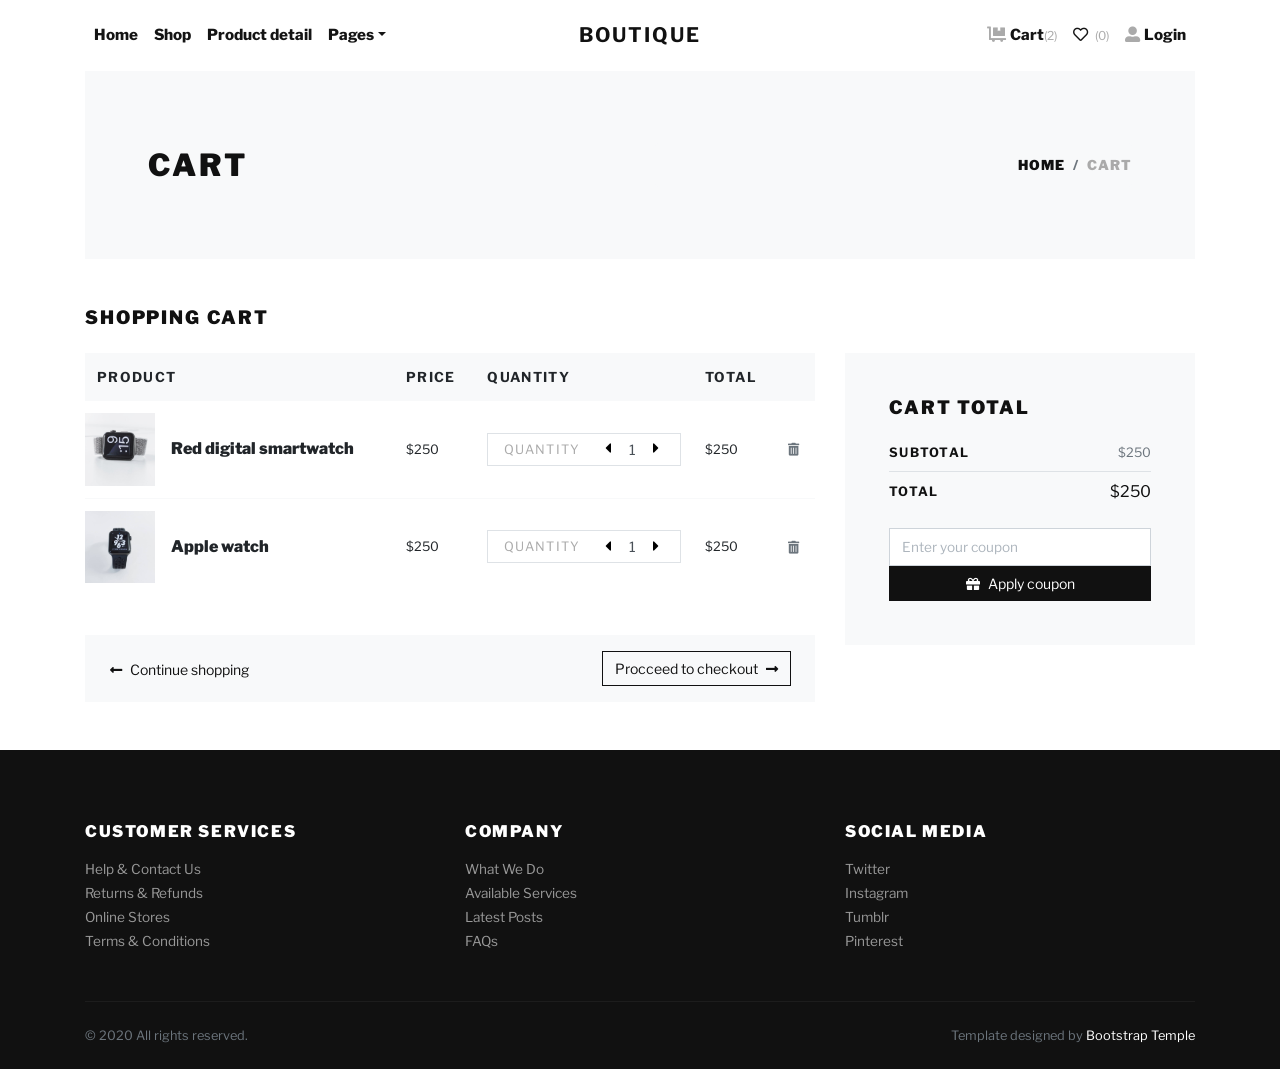
<file: groupproject/WebContent/cart.html>
<!DOCTYPE html>
<html>
  <head>
    <meta charset="utf-8">
    <meta http-equiv="X-UA-Compatible" content="IE=edge">
    <title>Boutique | Ecommerce bootstrap template</title>
    <meta name="description" content="">
    <meta name="viewport" content="width=device-width, initial-scale=1">
    <meta name="robots" content="all,follow">
    <!-- Bootstrap CSS-->
    <link rel="stylesheet" href="vendor/bootstrap/css/bootstrap.min.css">
    <!-- Lightbox-->
    <link rel="stylesheet" href="vendor/lightbox2/css/lightbox.min.css">
    <!-- Range slider-->
    <link rel="stylesheet" href="vendor/nouislider/nouislider.min.css">
    <!-- Bootstrap select-->
    <link rel="stylesheet" href="vendor/bootstrap-select/css/bootstrap-select.min.css">
    <!-- Owl Carousel-->
    <link rel="stylesheet" href="vendor/owl.carousel2/assets/owl.carousel.min.css">
    <link rel="stylesheet" href="vendor/owl.carousel2/assets/owl.theme.default.css">
    <!-- Google fonts-->
    <link rel="stylesheet" href="https://fonts.googleapis.com/css2?family=Libre+Franklin:wght@300;400;700&amp;display=swap">
    <link rel="stylesheet" href="https://fonts.googleapis.com/css2?family=Martel+Sans:wght@300;400;800&amp;display=swap">
    <!-- theme stylesheet-->
    <link rel="stylesheet" href="css/style.default.css" id="theme-stylesheet">
    <!-- Custom stylesheet - for your changes-->
    <link rel="stylesheet" href="css/custom.css">
    <!-- Favicon-->
    <link rel="shortcut icon" href="img/favicon.png">
    <!-- Tweaks for older IEs--><!--[if lt IE 9]>
        <script src="https://oss.maxcdn.com/html5shiv/3.7.3/html5shiv.min.js"></script>
        <script src="https://oss.maxcdn.com/respond/1.4.2/respond.min.js"></script><![endif]-->
  </head>
  <body>
    <div class="page-holder">
      <!-- navbar-->
      <header class="header bg-white">
        <div class="container px-0 px-lg-3">
          <nav class="navbar navbar-expand-lg navbar-light py-3 px-lg-0"><a class="navbar-brand" href="index.html"><span class="font-weight-bold text-uppercase text-dark">Boutique</span></a>
            <button class="navbar-toggler navbar-toggler-right" type="button" data-toggle="collapse" data-target="#navbarSupportedContent" aria-controls="navbarSupportedContent" aria-expanded="false" aria-label="Toggle navigation"><span class="navbar-toggler-icon"></span></button>
            <div class="collapse navbar-collapse" id="navbarSupportedContent">
              <ul class="navbar-nav mr-auto">
                <li class="nav-item">
                  <!-- Link--><a class="nav-link" href="index.html">Home</a>
                </li>
                <li class="nav-item">
                  <!-- Link--><a class="nav-link" href="shop.html">Shop</a>
                </li>
                <li class="nav-item">
                  <!-- Link--><a class="nav-link" href="detail.html">Product detail</a>
                </li>
                <li class="nav-item dropdown"><a class="nav-link dropdown-toggle" id="pagesDropdown" href="#" data-toggle="dropdown" aria-haspopup="true" aria-expanded="false">Pages</a>
                  <div class="dropdown-menu mt-3" aria-labelledby="pagesDropdown"><a class="dropdown-item border-0 transition-link" href="index.html">Homepage</a><a class="dropdown-item border-0 transition-link" href="shop.html">Category</a><a class="dropdown-item border-0 transition-link" href="detail.html">Product detail</a><a class="dropdown-item border-0 transition-link" href="cart.html">Shopping cart</a><a class="dropdown-item border-0 transition-link" href="checkout.html">Checkout</a></div>
                </li>
              </ul>
              <ul class="navbar-nav ml-auto">               
                <li class="nav-item"><a class="nav-link" href="cart.html"> <i class="fas fa-dolly-flatbed mr-1 text-gray"></i>Cart<small class="text-gray">(2)</small></a></li>
                <li class="nav-item"><a class="nav-link" href="#"> <i class="far fa-heart mr-1"></i><small class="text-gray"> (0)</small></a></li>
                <li class="nav-item"><a class="nav-link" href="#"> <i class="fas fa-user-alt mr-1 text-gray"></i>Login</a></li>
              </ul>
            </div>
          </nav>
        </div>
      </header>
      <!--  Modal -->
      <div class="modal fade" id="productView" tabindex="-1" role="dialog" aria-hidden="true">
        <div class="modal-dialog modal-lg modal-dialog-centered" role="document">
          <div class="modal-content">
            <div class="modal-body p-0">
              <div class="row align-items-stretch">
                <div class="col-lg-6 p-lg-0"><a class="product-view d-block h-100 bg-cover bg-center" style="background: url(img/product-5.jpg)" href="img/product-5.jpg" data-lightbox="productview" title="Red digital smartwatch"></a><a class="d-none" href="img/product-5-alt-1.jpg" title="Red digital smartwatch" data-lightbox="productview"></a><a class="d-none" href="img/product-5-alt-2.jpg" title="Red digital smartwatch" data-lightbox="productview"></a></div>
                <div class="col-lg-6">
                  <button class="close p-4" type="button" data-dismiss="modal" aria-label="Close"><span aria-hidden="true">×</span></button>
                  <div class="p-5 my-md-4">
                    <ul class="list-inline mb-2">
                      <li class="list-inline-item m-0"><i class="fas fa-star small text-warning"></i></li>
                      <li class="list-inline-item m-0"><i class="fas fa-star small text-warning"></i></li>
                      <li class="list-inline-item m-0"><i class="fas fa-star small text-warning"></i></li>
                      <li class="list-inline-item m-0"><i class="fas fa-star small text-warning"></i></li>
                      <li class="list-inline-item m-0"><i class="fas fa-star small text-warning"></i></li>
                    </ul>
                    <h2 class="h4">Red digital smartwatch</h2>
                    <p class="text-muted">$250</p>
                    <p class="text-small mb-4">Lorem ipsum dolor sit amet, consectetur adipiscing elit. In ut ullamcorper leo, eget euismod orci. Cum sociis natoque penatibus et magnis dis parturient montes nascetur ridiculus mus. Vestibulum ultricies aliquam convallis.</p>
                    <div class="row align-items-stretch mb-4">
                      <div class="col-sm-7 pr-sm-0">
                        <div class="border d-flex align-items-center justify-content-between py-1 px-3"><span class="small text-uppercase text-gray mr-4 no-select">Quantity</span>
                          <div class="quantity">
                            <button class="dec-btn p-0"><i class="fas fa-caret-left"></i></button>
                            <input class="form-control border-0 shadow-0 p-0" type="text" value="1">
                            <button class="inc-btn p-0"><i class="fas fa-caret-right"></i></button>
                          </div>
                        </div>
                      </div>
                      <div class="col-sm-5 pl-sm-0"><a class="btn btn-dark btn-sm btn-block h-100 d-flex align-items-center justify-content-center px-0" href="cart.html">Add to cart</a></div>
                    </div><a class="btn btn-link text-dark p-0" href="#"><i class="far fa-heart mr-2"></i>Add to wish list</a>
                  </div>
                </div>
              </div>
            </div>
          </div>
        </div>
      </div>
      <div class="container">
        <!-- HERO SECTION-->
        <section class="py-5 bg-light">
          <div class="container">
            <div class="row px-4 px-lg-5 py-lg-4 align-items-center">
              <div class="col-lg-6">
                <h1 class="h2 text-uppercase mb-0">Cart</h1>
              </div>
              <div class="col-lg-6 text-lg-right">
                <nav aria-label="breadcrumb">
                  <ol class="breadcrumb justify-content-lg-end mb-0 px-0">
                    <li class="breadcrumb-item"><a href="index.html">Home</a></li>
                    <li class="breadcrumb-item active" aria-current="page">Cart</li>
                  </ol>
                </nav>
              </div>
            </div>
          </div>
        </section>
        <section class="py-5">
          <h2 class="h5 text-uppercase mb-4">Shopping cart</h2>
          <div class="row">
            <div class="col-lg-8 mb-4 mb-lg-0">
              <!-- CART TABLE-->
              <div class="table-responsive mb-4">
                <table class="table">
                  <thead class="bg-light">
                    <tr>
                      <th class="border-0" scope="col"> <strong class="text-small text-uppercase">Product</strong></th>
                      <th class="border-0" scope="col"> <strong class="text-small text-uppercase">Price</strong></th>
                      <th class="border-0" scope="col"> <strong class="text-small text-uppercase">Quantity</strong></th>
                      <th class="border-0" scope="col"> <strong class="text-small text-uppercase">Total</strong></th>
                      <th class="border-0" scope="col"> </th>
                    </tr>
                  </thead>
                  <tbody>
                    <tr>
                      <th class="pl-0 border-0" scope="row">
                        <div class="media align-items-center"><a class="reset-anchor d-block animsition-link" href="detail.html"><img src="img/product-detail-3.jpg" alt="..." width="70"/></a>
                          <div class="media-body ml-3"><strong class="h6"><a class="reset-anchor animsition-link" href="detail.html">Red digital smartwatch</a></strong></div>
                        </div>
                      </th>
                      <td class="align-middle border-0">
                        <p class="mb-0 small">$250</p>
                      </td>
                      <td class="align-middle border-0">
                        <div class="border d-flex align-items-center justify-content-between px-3"><span class="small text-uppercase text-gray headings-font-family">Quantity</span>
                          <div class="quantity">
                            <button class="dec-btn p-0"><i class="fas fa-caret-left"></i></button>
                            <input class="form-control form-control-sm border-0 shadow-0 p-0" type="text" value="1"/>
                            <button class="inc-btn p-0"><i class="fas fa-caret-right"></i></button>
                          </div>
                        </div>
                      </td>
                      <td class="align-middle border-0">
                        <p class="mb-0 small">$250</p>
                      </td>
                      <td class="align-middle border-0"><a class="reset-anchor" href="#"><i class="fas fa-trash-alt small text-muted"></i></a></td>
                    </tr>
                    <tr>
                      <th class="pl-0 border-light" scope="row">
                        <div class="media align-items-center"><a class="reset-anchor d-block animsition-link" href="detail.html"><img src="img/product-detail-2.jpg" alt="..." width="70"/></a>
                          <div class="media-body ml-3"><strong class="h6"><a class="reset-anchor animsition-link" href="detail.html">Apple watch</a></strong></div>
                        </div>
                      </th>
                      <td class="align-middle border-light">
                        <p class="mb-0 small">$250</p>
                      </td>
                      <td class="align-middle border-light">
                        <div class="border d-flex align-items-center justify-content-between px-3"><span class="small text-uppercase text-gray headings-font-family">Quantity</span>
                          <div class="quantity">
                            <button class="dec-btn p-0"><i class="fas fa-caret-left"></i></button>
                            <input class="form-control form-control-sm border-0 shadow-0 p-0" type="text" value="1"/>
                            <button class="inc-btn p-0"><i class="fas fa-caret-right"></i></button>
                          </div>
                        </div>
                      </td>
                      <td class="align-middle border-light">
                        <p class="mb-0 small">$250</p>
                      </td>
                      <td class="align-middle border-light"><a class="reset-anchor" href="#"><i class="fas fa-trash-alt small text-muted"></i></a></td>
                    </tr>
                  </tbody>
                </table>
              </div>
              <!-- CART NAV-->
              <div class="bg-light px-4 py-3">
                <div class="row align-items-center text-center">
                  <div class="col-md-6 mb-3 mb-md-0 text-md-left"><a class="btn btn-link p-0 text-dark btn-sm" href="shop.html"><i class="fas fa-long-arrow-alt-left mr-2"> </i>Continue shopping</a></div>
                  <div class="col-md-6 text-md-right"><a class="btn btn-outline-dark btn-sm" href="checkout.html">Procceed to checkout<i class="fas fa-long-arrow-alt-right ml-2"></i></a></div>
                </div>
              </div>
            </div>
            <!-- ORDER TOTAL-->
            <div class="col-lg-4">
              <div class="card border-0 rounded-0 p-lg-4 bg-light">
                <div class="card-body">
                  <h5 class="text-uppercase mb-4">Cart total</h5>
                  <ul class="list-unstyled mb-0">
                    <li class="d-flex align-items-center justify-content-between"><strong class="text-uppercase small font-weight-bold">Subtotal</strong><span class="text-muted small">$250</span></li>
                    <li class="border-bottom my-2"></li>
                    <li class="d-flex align-items-center justify-content-between mb-4"><strong class="text-uppercase small font-weight-bold">Total</strong><span>$250</span></li>
                    <li>
                      <form action="#">
                        <div class="form-group mb-0">
                          <input class="form-control" type="text" placeholder="Enter your coupon">
                          <button class="btn btn-dark btn-sm btn-block" type="submit"> <i class="fas fa-gift mr-2"></i>Apply coupon</button>
                        </div>
                      </form>
                    </li>
                  </ul>
                </div>
              </div>
            </div>
          </div>
        </section>
      </div>
      <footer class="bg-dark text-white">
        <div class="container py-4">
          <div class="row py-5">
            <div class="col-md-4 mb-3 mb-md-0">
              <h6 class="text-uppercase mb-3">Customer services</h6>
              <ul class="list-unstyled mb-0">
                <li><a class="footer-link" href="#">Help &amp; Contact Us</a></li>
                <li><a class="footer-link" href="#">Returns &amp; Refunds</a></li>
                <li><a class="footer-link" href="#">Online Stores</a></li>
                <li><a class="footer-link" href="#">Terms &amp; Conditions</a></li>
              </ul>
            </div>
            <div class="col-md-4 mb-3 mb-md-0">
              <h6 class="text-uppercase mb-3">Company</h6>
              <ul class="list-unstyled mb-0">
                <li><a class="footer-link" href="#">What We Do</a></li>
                <li><a class="footer-link" href="#">Available Services</a></li>
                <li><a class="footer-link" href="#">Latest Posts</a></li>
                <li><a class="footer-link" href="#">FAQs</a></li>
              </ul>
            </div>
            <div class="col-md-4">
              <h6 class="text-uppercase mb-3">Social media</h6>
              <ul class="list-unstyled mb-0">
                <li><a class="footer-link" href="#">Twitter</a></li>
                <li><a class="footer-link" href="#">Instagram</a></li>
                <li><a class="footer-link" href="#">Tumblr</a></li>
                <li><a class="footer-link" href="#">Pinterest</a></li>
              </ul>
            </div>
          </div>
          <div class="border-top pt-4" style="border-color: #1d1d1d !important">
            <div class="row">
              <div class="col-lg-6">
                <p class="small text-muted mb-0">&copy; 2020 All rights reserved.</p>
              </div>
              <div class="col-lg-6 text-lg-right">
                <p class="small text-muted mb-0">Template designed by <a class="text-white reset-anchor" href="https://bootstraptemple.com/p/bootstrap-ecommerce">Bootstrap Temple</a></p>
              </div>
            </div>
          </div>
        </div>
      </footer>
      <!-- JavaScript files-->
      <script src="vendor/jquery/jquery.min.js"></script>
      <script src="vendor/bootstrap/js/bootstrap.bundle.min.js"></script>
      <script src="vendor/lightbox2/js/lightbox.min.js"></script>
      <script src="vendor/nouislider/nouislider.min.js"></script>
      <script src="vendor/bootstrap-select/js/bootstrap-select.min.js"></script>
      <script src="vendor/owl.carousel2/owl.carousel.min.js"></script>
      <script src="vendor/owl.carousel2.thumbs/owl.carousel2.thumbs.min.js"></script>
      <script src="js/front.js"></script>
      <script>
        // ------------------------------------------------------- //
        //   Inject SVG Sprite - 
        //   see more here 
        //   https://css-tricks.com/ajaxing-svg-sprite/
        // ------------------------------------------------------ //
        function injectSvgSprite(path) {
        
            var ajax = new XMLHttpRequest();
            ajax.open("GET", path, true);
            ajax.send();
            ajax.onload = function(e) {
            var div = document.createElement("div");
            div.className = 'd-none';
            div.innerHTML = ajax.responseText;
            document.body.insertBefore(div, document.body.childNodes[0]);
            }
        }
        // this is set to BootstrapTemple website as you cannot 
        // inject local SVG sprite (using only 'icons/orion-svg-sprite.svg' path)
        // while using file:// protocol
        // pls don't forget to change to your domain :)
        injectSvgSprite('https://bootstraptemple.com/files/icons/orion-svg-sprite.svg'); 
        
      </script>
      <!-- FontAwesome CSS - loading as last, so it doesn't block rendering-->
      <link rel="stylesheet" href="https://use.fontawesome.com/releases/v5.7.1/css/all.css" integrity="sha384-fnmOCqbTlWIlj8LyTjo7mOUStjsKC4pOpQbqyi7RrhN7udi9RwhKkMHpvLbHG9Sr" crossorigin="anonymous">
    </div>
  </body>
</html>
</file>
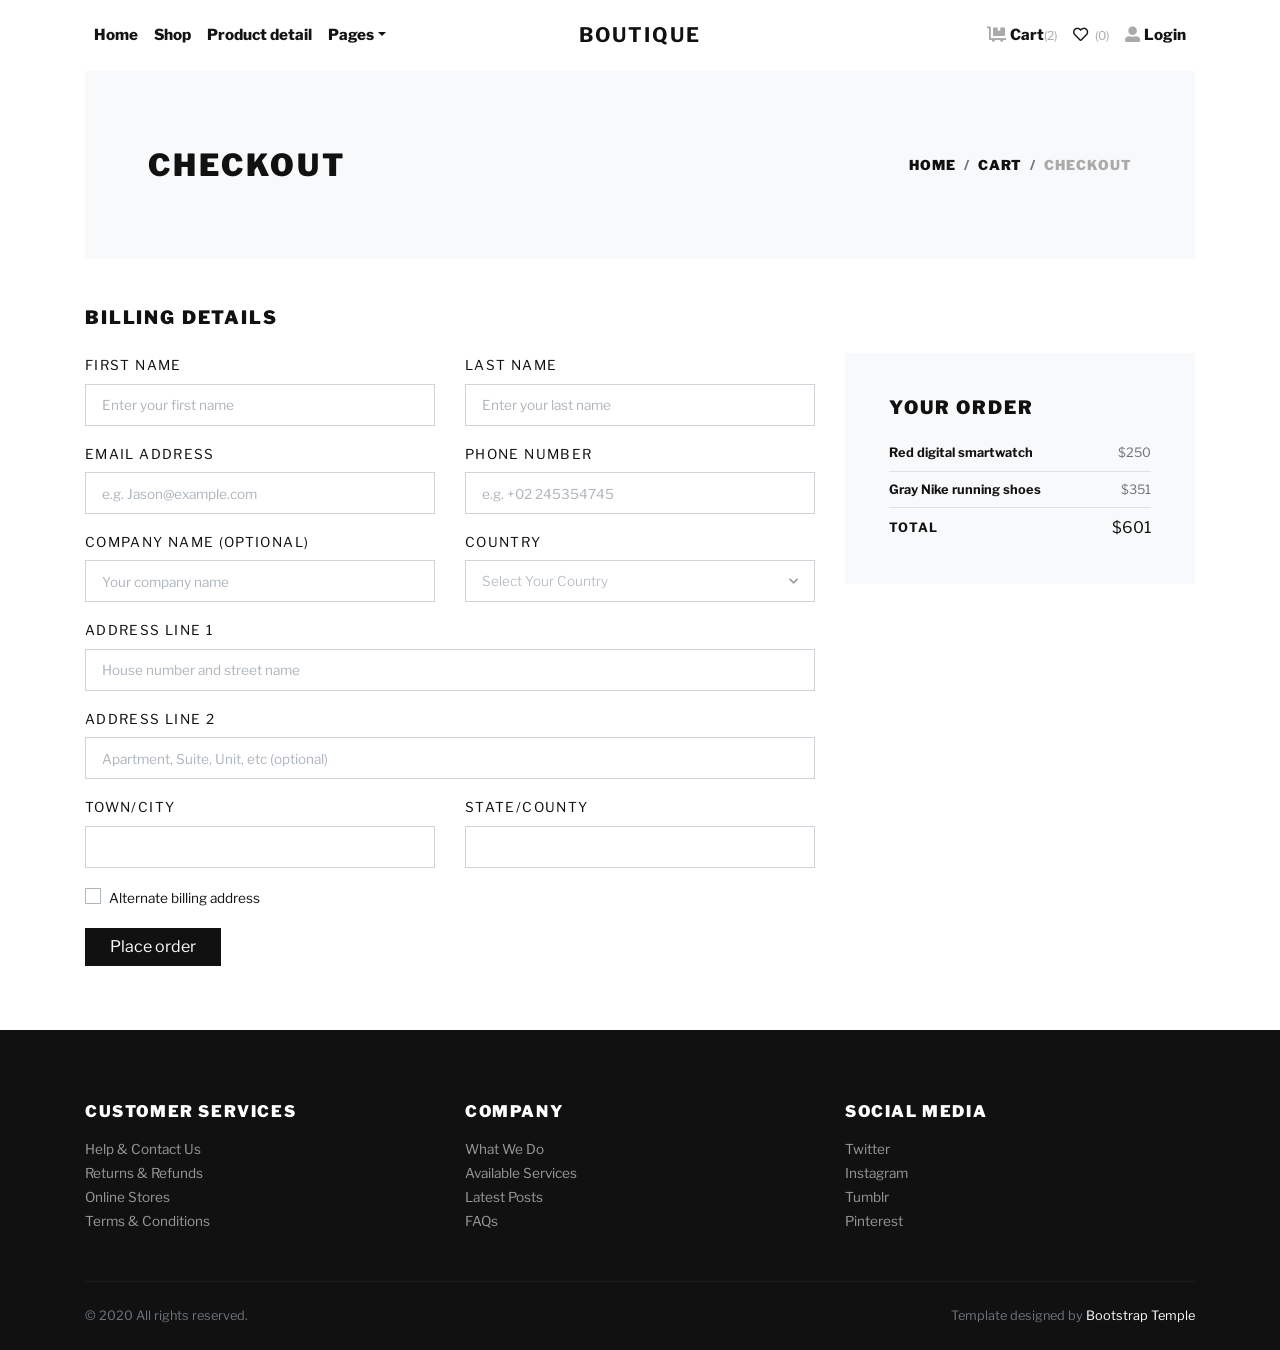
<file: groupproject/WebContent/checkout.html>
<!DOCTYPE html>
<html>
  <head>
    <meta charset="utf-8">
    <meta http-equiv="X-UA-Compatible" content="IE=edge">
    <title>Boutique | Ecommerce bootstrap template</title>
    <meta name="description" content="">
    <meta name="viewport" content="width=device-width, initial-scale=1">
    <meta name="robots" content="all,follow">
    <!-- Bootstrap CSS-->
    <link rel="stylesheet" href="vendor/bootstrap/css/bootstrap.min.css">
    <!-- Lightbox-->
    <link rel="stylesheet" href="vendor/lightbox2/css/lightbox.min.css">
    <!-- Range slider-->
    <link rel="stylesheet" href="vendor/nouislider/nouislider.min.css">
    <!-- Bootstrap select-->
    <link rel="stylesheet" href="vendor/bootstrap-select/css/bootstrap-select.min.css">
    <!-- Owl Carousel-->
    <link rel="stylesheet" href="vendor/owl.carousel2/assets/owl.carousel.min.css">
    <link rel="stylesheet" href="vendor/owl.carousel2/assets/owl.theme.default.css">
    <!-- Google fonts-->
    <link rel="stylesheet" href="https://fonts.googleapis.com/css2?family=Libre+Franklin:wght@300;400;700&amp;display=swap">
    <link rel="stylesheet" href="https://fonts.googleapis.com/css2?family=Martel+Sans:wght@300;400;800&amp;display=swap">
    <!-- theme stylesheet-->
    <link rel="stylesheet" href="css/style.default.css" id="theme-stylesheet">
    <!-- Custom stylesheet - for your changes-->
    <link rel="stylesheet" href="css/custom.css">
    <!-- Favicon-->
    <link rel="shortcut icon" href="img/favicon.png">
    <!-- Tweaks for older IEs--><!--[if lt IE 9]>
        <script src="https://oss.maxcdn.com/html5shiv/3.7.3/html5shiv.min.js"></script>
        <script src="https://oss.maxcdn.com/respond/1.4.2/respond.min.js"></script><![endif]-->
  </head>
  <body>
    <div class="page-holder">
      <!-- navbar-->
      <header class="header bg-white">
        <div class="container px-0 px-lg-3">
          <nav class="navbar navbar-expand-lg navbar-light py-3 px-lg-0"><a class="navbar-brand" href="index.html"><span class="font-weight-bold text-uppercase text-dark">Boutique</span></a>
            <button class="navbar-toggler navbar-toggler-right" type="button" data-toggle="collapse" data-target="#navbarSupportedContent" aria-controls="navbarSupportedContent" aria-expanded="false" aria-label="Toggle navigation"><span class="navbar-toggler-icon"></span></button>
            <div class="collapse navbar-collapse" id="navbarSupportedContent">
              <ul class="navbar-nav mr-auto">
                <li class="nav-item">
                  <!-- Link--><a class="nav-link" href="index.html">Home</a>
                </li>
                <li class="nav-item">
                  <!-- Link--><a class="nav-link" href="shop.html">Shop</a>
                </li>
                <li class="nav-item">
                  <!-- Link--><a class="nav-link" href="detail.html">Product detail</a>
                </li>
                <li class="nav-item dropdown"><a class="nav-link dropdown-toggle" id="pagesDropdown" href="#" data-toggle="dropdown" aria-haspopup="true" aria-expanded="false">Pages</a>
                  <div class="dropdown-menu mt-3" aria-labelledby="pagesDropdown"><a class="dropdown-item border-0 transition-link" href="index.html">Homepage</a><a class="dropdown-item border-0 transition-link" href="shop.html">Category</a><a class="dropdown-item border-0 transition-link" href="detail.html">Product detail</a><a class="dropdown-item border-0 transition-link" href="cart.html">Shopping cart</a><a class="dropdown-item border-0 transition-link" href="checkout.html">Checkout</a></div>
                </li>
              </ul>
              <ul class="navbar-nav ml-auto">               
                <li class="nav-item"><a class="nav-link" href="cart.html"> <i class="fas fa-dolly-flatbed mr-1 text-gray"></i>Cart<small class="text-gray">(2)</small></a></li>
                <li class="nav-item"><a class="nav-link" href="#"> <i class="far fa-heart mr-1"></i><small class="text-gray"> (0)</small></a></li>
                <li class="nav-item"><a class="nav-link" href="#"> <i class="fas fa-user-alt mr-1 text-gray"></i>Login</a></li>
              </ul>
            </div>
          </nav>
        </div>
      </header>
      <!--  Modal -->
      <div class="modal fade" id="productView" tabindex="-1" role="dialog" aria-hidden="true">
        <div class="modal-dialog modal-lg modal-dialog-centered" role="document">
          <div class="modal-content">
            <div class="modal-body p-0">
              <div class="row align-items-stretch">
                <div class="col-lg-6 p-lg-0"><a class="product-view d-block h-100 bg-cover bg-center" style="background: url(img/product-5.jpg)" href="img/product-5.jpg" data-lightbox="productview" title="Red digital smartwatch"></a><a class="d-none" href="img/product-5-alt-1.jpg" title="Red digital smartwatch" data-lightbox="productview"></a><a class="d-none" href="img/product-5-alt-2.jpg" title="Red digital smartwatch" data-lightbox="productview"></a></div>
                <div class="col-lg-6">
                  <button class="close p-4" type="button" data-dismiss="modal" aria-label="Close"><span aria-hidden="true">×</span></button>
                  <div class="p-5 my-md-4">
                    <ul class="list-inline mb-2">
                      <li class="list-inline-item m-0"><i class="fas fa-star small text-warning"></i></li>
                      <li class="list-inline-item m-0"><i class="fas fa-star small text-warning"></i></li>
                      <li class="list-inline-item m-0"><i class="fas fa-star small text-warning"></i></li>
                      <li class="list-inline-item m-0"><i class="fas fa-star small text-warning"></i></li>
                      <li class="list-inline-item m-0"><i class="fas fa-star small text-warning"></i></li>
                    </ul>
                    <h2 class="h4">Red digital smartwatch</h2>
                    <p class="text-muted">$250</p>
                    <p class="text-small mb-4">Lorem ipsum dolor sit amet, consectetur adipiscing elit. In ut ullamcorper leo, eget euismod orci. Cum sociis natoque penatibus et magnis dis parturient montes nascetur ridiculus mus. Vestibulum ultricies aliquam convallis.</p>
                    <div class="row align-items-stretch mb-4">
                      <div class="col-sm-7 pr-sm-0">
                        <div class="border d-flex align-items-center justify-content-between py-1 px-3"><span class="small text-uppercase text-gray mr-4 no-select">Quantity</span>
                          <div class="quantity">
                            <button class="dec-btn p-0"><i class="fas fa-caret-left"></i></button>
                            <input class="form-control border-0 shadow-0 p-0" type="text" value="1">
                            <button class="inc-btn p-0"><i class="fas fa-caret-right"></i></button>
                          </div>
                        </div>
                      </div>
                      <div class="col-sm-5 pl-sm-0"><a class="btn btn-dark btn-sm btn-block h-100 d-flex align-items-center justify-content-center px-0" href="cart.html">Add to cart</a></div>
                    </div><a class="btn btn-link text-dark p-0" href="#"><i class="far fa-heart mr-2"></i>Add to wish list</a>
                  </div>
                </div>
              </div>
            </div>
          </div>
        </div>
      </div>
      <div class="container">
        <!-- HERO SECTION-->
        <section class="py-5 bg-light">
          <div class="container">
            <div class="row px-4 px-lg-5 py-lg-4 align-items-center">
              <div class="col-lg-6">
                <h1 class="h2 text-uppercase mb-0">Checkout</h1>
              </div>
              <div class="col-lg-6 text-lg-right">
                <nav aria-label="breadcrumb">
                  <ol class="breadcrumb justify-content-lg-end mb-0 px-0">
                    <li class="breadcrumb-item"><a href="index.html">Home</a></li>
                    <li class="breadcrumb-item"><a href="cart.html">Cart</a></li>
                    <li class="breadcrumb-item active" aria-current="page">Checkout</li>
                  </ol>
                </nav>
              </div>
            </div>
          </div>
        </section>
        <section class="py-5">
          <!-- BILLING ADDRESS-->
          <h2 class="h5 text-uppercase mb-4">Billing details</h2>
          <div class="row">
            <div class="col-lg-8">
              <form action="#">
                <div class="row">
                  <div class="col-lg-6 form-group">
                    <label class="text-small text-uppercase" for="firstName">First name</label>
                    <input class="form-control form-control-lg" id="firstName" type="text" placeholder="Enter your first name">
                  </div>
                  <div class="col-lg-6 form-group">
                    <label class="text-small text-uppercase" for="lastName">Last name</label>
                    <input class="form-control form-control-lg" id="lastName" type="text" placeholder="Enter your last name">
                  </div>
                  <div class="col-lg-6 form-group">
                    <label class="text-small text-uppercase" for="email">Email address</label>
                    <input class="form-control form-control-lg" id="email" type="email" placeholder="e.g. Jason@example.com">
                  </div>
                  <div class="col-lg-6 form-group">
                    <label class="text-small text-uppercase" for="phone">Phone number</label>
                    <input class="form-control form-control-lg" id="phone" type="tel" placeholder="e.g. +02 245354745">
                  </div>
                  <div class="col-lg-6 form-group">
                    <label class="text-small text-uppercase" for="company">Company name (optional)</label>
                    <input class="form-control form-control-lg" id="company" type="text" placeholder="Your company name">
                  </div>
                  <div class="col-lg-6 form-group">
                    <label class="text-small text-uppercase" for="country">Country</label>
                    <select class="selectpicker country" id="country" data-width="fit" data-style="form-control form-control-lg" data-title="Select your country"></select>
                  </div>
                  <div class="col-lg-12 form-group">
                    <label class="text-small text-uppercase" for="address">Address line 1</label>
                    <input class="form-control form-control-lg" id="address" type="text" placeholder="House number and street name">
                  </div>
                  <div class="col-lg-12 form-group">
                    <label class="text-small text-uppercase" for="address">Address line 2</label>
                    <input class="form-control form-control-lg" id="addressalt" type="text" placeholder="Apartment, Suite, Unit, etc (optional)">
                  </div>
                  <div class="col-lg-6 form-group">
                    <label class="text-small text-uppercase" for="city">Town/City</label>
                    <input class="form-control form-control-lg" id="city" type="text">
                  </div>
                  <div class="col-lg-6 form-group">
                    <label class="text-small text-uppercase" for="state">State/County</label>
                    <input class="form-control form-control-lg" id="state" type="text">
                  </div>
                  <div class="col-lg-6 form-group">
                    <div class="custom-control custom-checkbox">
                      <input class="custom-control-input" id="alternateAddressCheckbox" type="checkbox">
                      <label class="custom-control-label text-small" for="alternateAddressCheckbox">Alternate billing address</label>
                    </div>
                  </div>
                  <div class="col-lg-12">
                    <div class="row d-none" id="alternateAddress">
                      <div class="col-12 mt-4">
                        <h2 class="h4 text-uppercase mb-4">Alternative billing details</h2>
                      </div>
                      <div class="col-lg-6 form-group">
                        <label class="text-small text-uppercase" for="firstName2">First name</label>
                        <input class="form-control form-control-lg" id="firstName2" type="text" placeholder="Enter your first name">
                      </div>
                      <div class="col-lg-6 form-group">
                        <label class="text-small text-uppercase" for="lastName2">Last name</label>
                        <input class="form-control form-control-lg" id="lastName2" type="text" placeholder="Enter your last name">
                      </div>
                      <div class="col-lg-6 form-group">
                        <label class="text-small text-uppercase" for="email2">Email address</label>
                        <input class="form-control form-control-lg" id="email2" type="email" placeholder="e.g. Jason@example.com">
                      </div>
                      <div class="col-lg-6 form-group">
                        <label class="text-small text-uppercase" for="phone2">Phone number</label>
                        <input class="form-control form-control-lg" id="phone2" type="tel" placeholder="e.g. +02 245354745">
                      </div>
                      <div class="col-lg-6 form-group">
                        <label class="text-small text-uppercase" for="company2">Company name (optional)</label>
                        <input class="form-control form-control-lg" id="company2" type="text" placeholder="Your company name">
                      </div>
                      <div class="col-lg-6 form-group">
                        <label class="text-small text-uppercase" for="country2">Country</label>
                        <select class="selectpicker country" id="country2" data-width="fit" data-style="form-control form-control-lg" data-title="Select your country"></select>
                      </div>
                      <div class="col-lg-12 form-group">
                        <label class="text-small text-uppercase" for="address2">Address line 1</label>
                        <input class="form-control form-control-lg" id="address2" type="text" placeholder="House number and street name">
                      </div>
                      <div class="col-lg-12 form-group">
                        <label class="text-small text-uppercase" for="address2">Address line 2</label>
                        <input class="form-control form-control-lg" id="addressalt2" type="text" placeholder="Apartment, Suite, Unit, etc (optional)">
                      </div>
                      <div class="col-lg-6 form-group">
                        <label class="text-small text-uppercase" for="city3">Town/City</label>
                        <input class="form-control form-control-lg" id="city3" type="text">
                      </div>
                      <div class="col-lg-6 form-group">
                        <label class="text-small text-uppercase" for="state4">State/County</label>
                        <input class="form-control form-control-lg" id="state4" type="text">
                      </div>
                    </div>
                  </div>
                  <div class="col-lg-12 form-group">
                    <button class="btn btn-dark" type="submit">Place order</button>
                  </div>
                </div>
              </form>
            </div>
            <!-- ORDER SUMMARY-->
            <div class="col-lg-4">
              <div class="card border-0 rounded-0 p-lg-4 bg-light">
                <div class="card-body">
                  <h5 class="text-uppercase mb-4">Your order</h5>
                  <ul class="list-unstyled mb-0">
                    <li class="d-flex align-items-center justify-content-between"><strong class="small font-weight-bold">Red digital smartwatch</strong><span class="text-muted small">$250</span></li>
                    <li class="border-bottom my-2"></li>
                    <li class="d-flex align-items-center justify-content-between"><strong class="small font-weight-bold">Gray Nike running shoes</strong><span class="text-muted small">$351</span></li>
                    <li class="border-bottom my-2"></li>
                    <li class="d-flex align-items-center justify-content-between"><strong class="text-uppercase small font-weight-bold">Total</strong><span>$601</span></li>
                  </ul>
                </div>
              </div>
            </div>
          </div>
        </section>
      </div>
      <footer class="bg-dark text-white">
        <div class="container py-4">
          <div class="row py-5">
            <div class="col-md-4 mb-3 mb-md-0">
              <h6 class="text-uppercase mb-3">Customer services</h6>
              <ul class="list-unstyled mb-0">
                <li><a class="footer-link" href="#">Help &amp; Contact Us</a></li>
                <li><a class="footer-link" href="#">Returns &amp; Refunds</a></li>
                <li><a class="footer-link" href="#">Online Stores</a></li>
                <li><a class="footer-link" href="#">Terms &amp; Conditions</a></li>
              </ul>
            </div>
            <div class="col-md-4 mb-3 mb-md-0">
              <h6 class="text-uppercase mb-3">Company</h6>
              <ul class="list-unstyled mb-0">
                <li><a class="footer-link" href="#">What We Do</a></li>
                <li><a class="footer-link" href="#">Available Services</a></li>
                <li><a class="footer-link" href="#">Latest Posts</a></li>
                <li><a class="footer-link" href="#">FAQs</a></li>
              </ul>
            </div>
            <div class="col-md-4">
              <h6 class="text-uppercase mb-3">Social media</h6>
              <ul class="list-unstyled mb-0">
                <li><a class="footer-link" href="#">Twitter</a></li>
                <li><a class="footer-link" href="#">Instagram</a></li>
                <li><a class="footer-link" href="#">Tumblr</a></li>
                <li><a class="footer-link" href="#">Pinterest</a></li>
              </ul>
            </div>
          </div>
          <div class="border-top pt-4" style="border-color: #1d1d1d !important">
            <div class="row">
              <div class="col-lg-6">
                <p class="small text-muted mb-0">&copy; 2020 All rights reserved.</p>
              </div>
              <div class="col-lg-6 text-lg-right">
                <p class="small text-muted mb-0">Template designed by <a class="text-white reset-anchor" href="https://bootstraptemple.com/p/bootstrap-ecommerce">Bootstrap Temple</a></p>
              </div>
            </div>
          </div>
        </div>
      </footer>
      <!-- JavaScript files-->
      <script src="vendor/jquery/jquery.min.js"></script>
      <script src="vendor/bootstrap/js/bootstrap.bundle.min.js"></script>
      <script src="vendor/lightbox2/js/lightbox.min.js"></script>
      <script src="vendor/nouislider/nouislider.min.js"></script>
      <script src="vendor/bootstrap-select/js/bootstrap-select.min.js"></script>
      <script src="vendor/owl.carousel2/owl.carousel.min.js"></script>
      <script src="vendor/owl.carousel2.thumbs/owl.carousel2.thumbs.min.js"></script>
      <script src="js/front.js"></script>
      <script>
        // ------------------------------------------------------- //
        //   Inject SVG Sprite - 
        //   see more here 
        //   https://css-tricks.com/ajaxing-svg-sprite/
        // ------------------------------------------------------ //
        function injectSvgSprite(path) {
        
            var ajax = new XMLHttpRequest();
            ajax.open("GET", path, true);
            ajax.send();
            ajax.onload = function(e) {
            var div = document.createElement("div");
            div.className = 'd-none';
            div.innerHTML = ajax.responseText;
            document.body.insertBefore(div, document.body.childNodes[0]);
            }
        }
        // this is set to BootstrapTemple website as you cannot 
        // inject local SVG sprite (using only 'icons/orion-svg-sprite.svg' path)
        // while using file:// protocol
        // pls don't forget to change to your domain :)
        injectSvgSprite('https://bootstraptemple.com/files/icons/orion-svg-sprite.svg'); 
        
      </script>
      <!-- FontAwesome CSS - loading as last, so it doesn't block rendering-->
      <link rel="stylesheet" href="https://use.fontawesome.com/releases/v5.7.1/css/all.css" integrity="sha384-fnmOCqbTlWIlj8LyTjo7mOUStjsKC4pOpQbqyi7RrhN7udi9RwhKkMHpvLbHG9Sr" crossorigin="anonymous">
    </div>
  </body>
</html>
</file>
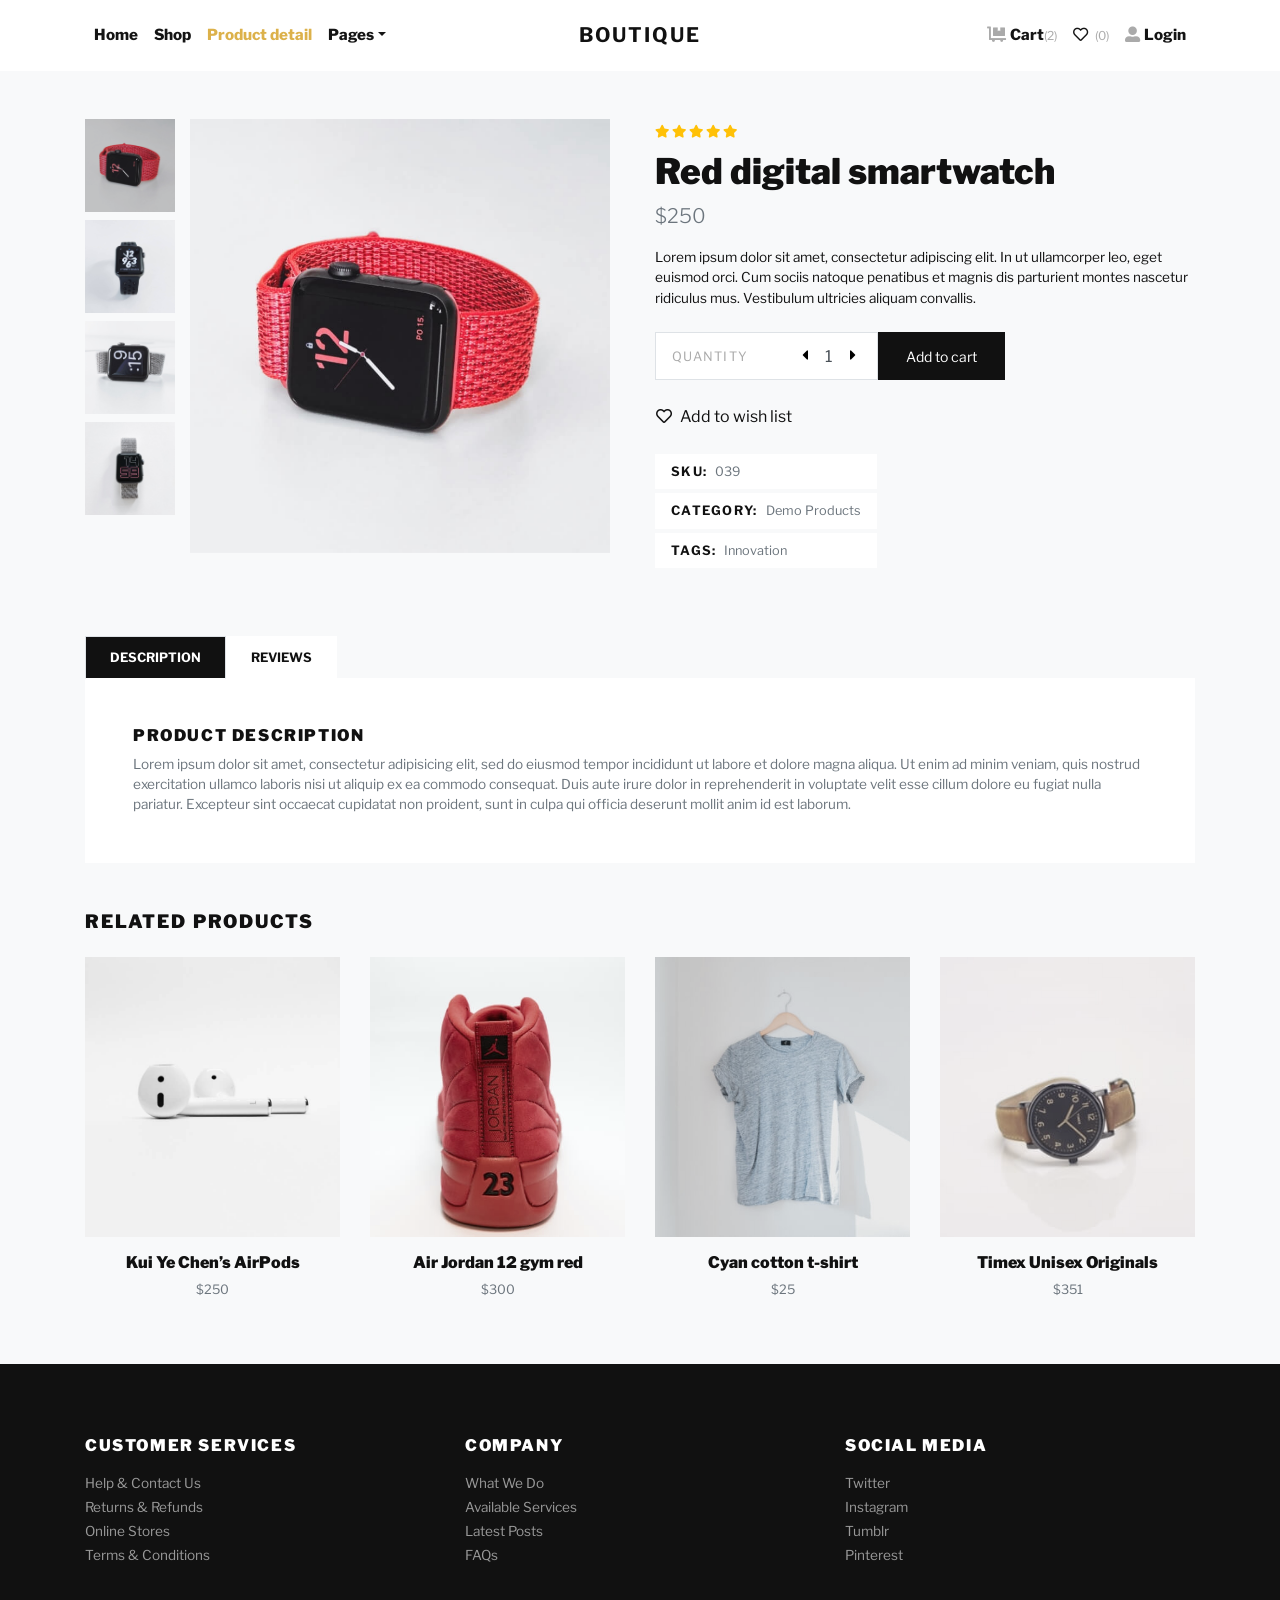
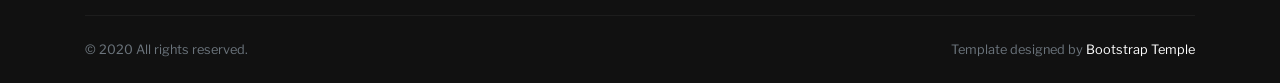
<file: groupproject/WebContent/detail.html>
<!DOCTYPE html>
<html>
  <head>
    <meta charset="utf-8">
    <meta http-equiv="X-UA-Compatible" content="IE=edge">
    <title>Boutique | Ecommerce bootstrap template</title>
    <meta name="description" content="">
    <meta name="viewport" content="width=device-width, initial-scale=1">
    <meta name="robots" content="all,follow">
    <!-- Bootstrap CSS-->
    <link rel="stylesheet" href="vendor/bootstrap/css/bootstrap.min.css">
    <!-- Lightbox-->
    <link rel="stylesheet" href="vendor/lightbox2/css/lightbox.min.css">
    <!-- Range slider-->
    <link rel="stylesheet" href="vendor/nouislider/nouislider.min.css">
    <!-- Bootstrap select-->
    <link rel="stylesheet" href="vendor/bootstrap-select/css/bootstrap-select.min.css">
    <!-- Owl Carousel-->
    <link rel="stylesheet" href="vendor/owl.carousel2/assets/owl.carousel.min.css">
    <link rel="stylesheet" href="vendor/owl.carousel2/assets/owl.theme.default.css">
    <!-- Google fonts-->
    <link rel="stylesheet" href="https://fonts.googleapis.com/css2?family=Libre+Franklin:wght@300;400;700&amp;display=swap">
    <link rel="stylesheet" href="https://fonts.googleapis.com/css2?family=Martel+Sans:wght@300;400;800&amp;display=swap">
    <!-- theme stylesheet-->
    <link rel="stylesheet" href="css/style.default.css" id="theme-stylesheet">
    <!-- Custom stylesheet - for your changes-->
    <link rel="stylesheet" href="css/custom.css">
    <!-- Favicon-->
    <link rel="shortcut icon" href="img/favicon.png">
    <!-- Tweaks for older IEs--><!--[if lt IE 9]>
        <script src="https://oss.maxcdn.com/html5shiv/3.7.3/html5shiv.min.js"></script>
        <script src="https://oss.maxcdn.com/respond/1.4.2/respond.min.js"></script><![endif]-->
  </head>
  <body>
    <div class="page-holder bg-light">
      <!-- navbar-->
      <header class="header bg-white">
        <div class="container px-0 px-lg-3">
          <nav class="navbar navbar-expand-lg navbar-light py-3 px-lg-0"><a class="navbar-brand" href="index.html"><span class="font-weight-bold text-uppercase text-dark">Boutique</span></a>
            <button class="navbar-toggler navbar-toggler-right" type="button" data-toggle="collapse" data-target="#navbarSupportedContent" aria-controls="navbarSupportedContent" aria-expanded="false" aria-label="Toggle navigation"><span class="navbar-toggler-icon"></span></button>
            <div class="collapse navbar-collapse" id="navbarSupportedContent">
              <ul class="navbar-nav mr-auto">
                <li class="nav-item">
                  <!-- Link--><a class="nav-link" href="index.html">Home</a>
                </li>
                <li class="nav-item">
                  <!-- Link--><a class="nav-link" href="shop.html">Shop</a>
                </li>
                <li class="nav-item">
                  <!-- Link--><a class="nav-link active" href="detail.html">Product detail</a>
                </li>
                <li class="nav-item dropdown"><a class="nav-link dropdown-toggle" id="pagesDropdown" href="#" data-toggle="dropdown" aria-haspopup="true" aria-expanded="false">Pages</a>
                  <div class="dropdown-menu mt-3" aria-labelledby="pagesDropdown"><a class="dropdown-item border-0 transition-link" href="index.html">Homepage</a><a class="dropdown-item border-0 transition-link" href="shop.html">Category</a><a class="dropdown-item border-0 transition-link" href="detail.html">Product detail</a><a class="dropdown-item border-0 transition-link" href="cart.html">Shopping cart</a><a class="dropdown-item border-0 transition-link" href="checkout.html">Checkout</a></div>
                </li>
              </ul>
              <ul class="navbar-nav ml-auto">               
                <li class="nav-item"><a class="nav-link" href="cart.html"> <i class="fas fa-dolly-flatbed mr-1 text-gray"></i>Cart<small class="text-gray">(2)</small></a></li>
                <li class="nav-item"><a class="nav-link" href="#"> <i class="far fa-heart mr-1"></i><small class="text-gray"> (0)</small></a></li>
                <li class="nav-item"><a class="nav-link" href="#"> <i class="fas fa-user-alt mr-1 text-gray"></i>Login</a></li>
              </ul>
            </div>
          </nav>
        </div>
      </header>
      <!--  Modal -->
      <div class="modal fade" id="productView" tabindex="-1" role="dialog" aria-hidden="true">
        <div class="modal-dialog modal-lg modal-dialog-centered" role="document">
          <div class="modal-content">
            <div class="modal-body p-0">
              <div class="row align-items-stretch">
                <div class="col-lg-6 p-lg-0"><a class="product-view d-block h-100 bg-cover bg-center" style="background: url(img/product-5.jpg)" href="img/product-5.jpg" data-lightbox="productview" title="Red digital smartwatch"></a><a class="d-none" href="img/product-5-alt-1.jpg" title="Red digital smartwatch" data-lightbox="productview"></a><a class="d-none" href="img/product-5-alt-2.jpg" title="Red digital smartwatch" data-lightbox="productview"></a></div>
                <div class="col-lg-6">
                  <button class="close p-4" type="button" data-dismiss="modal" aria-label="Close"><span aria-hidden="true">×</span></button>
                  <div class="p-5 my-md-4">
                    <ul class="list-inline mb-2">
                      <li class="list-inline-item m-0"><i class="fas fa-star small text-warning"></i></li>
                      <li class="list-inline-item m-0"><i class="fas fa-star small text-warning"></i></li>
                      <li class="list-inline-item m-0"><i class="fas fa-star small text-warning"></i></li>
                      <li class="list-inline-item m-0"><i class="fas fa-star small text-warning"></i></li>
                      <li class="list-inline-item m-0"><i class="fas fa-star small text-warning"></i></li>
                    </ul>
                    <h2 class="h4">Red digital smartwatch</h2>
                    <p class="text-muted">$250</p>
                    <p class="text-small mb-4">Lorem ipsum dolor sit amet, consectetur adipiscing elit. In ut ullamcorper leo, eget euismod orci. Cum sociis natoque penatibus et magnis dis parturient montes nascetur ridiculus mus. Vestibulum ultricies aliquam convallis.</p>
                    <div class="row align-items-stretch mb-4">
                      <div class="col-sm-7 pr-sm-0">
                        <div class="border d-flex align-items-center justify-content-between py-1 px-3"><span class="small text-uppercase text-gray mr-4 no-select">Quantity</span>
                          <div class="quantity">
                            <button class="dec-btn p-0"><i class="fas fa-caret-left"></i></button>
                            <input class="form-control border-0 shadow-0 p-0" type="text" value="1">
                            <button class="inc-btn p-0"><i class="fas fa-caret-right"></i></button>
                          </div>
                        </div>
                      </div>
                      <div class="col-sm-5 pl-sm-0"><a class="btn btn-dark btn-sm btn-block h-100 d-flex align-items-center justify-content-center px-0" href="cart.html">Add to cart</a></div>
                    </div><a class="btn btn-link text-dark p-0" href="#"><i class="far fa-heart mr-2"></i>Add to wish list</a>
                  </div>
                </div>
              </div>
            </div>
          </div>
        </div>
      </div>
      <section class="py-5">
        <div class="container">
          <div class="row mb-5">
            <div class="col-lg-6">
              <!-- PRODUCT SLIDER-->
              <div class="row m-sm-0">
                <div class="col-sm-2 p-sm-0 order-2 order-sm-1 mt-2 mt-sm-0">
                  <div class="owl-thumbs d-flex flex-row flex-sm-column" data-slider-id="1">
                    <div class="owl-thumb-item flex-fill mb-2 mr-2 mr-sm-0"><img class="w-100" src="img/product-detail-1.jpg" alt="..."></div>
                    <div class="owl-thumb-item flex-fill mb-2 mr-2 mr-sm-0"><img class="w-100" src="img/product-detail-2.jpg" alt="..."></div>
                    <div class="owl-thumb-item flex-fill mb-2 mr-2 mr-sm-0"><img class="w-100" src="img/product-detail-3.jpg" alt="..."></div>
                    <div class="owl-thumb-item flex-fill mb-2"><img class="w-100" src="img/product-detail-4.jpg" alt="..."></div>
                  </div>
                </div>
                <div class="col-sm-10 order-1 order-sm-2">
                  <div class="owl-carousel product-slider" data-slider-id="1"><a class="d-block" href="img/product-detail-1.jpg" data-lightbox="product" title="Product item 1"><img class="img-fluid" src="img/product-detail-1.jpg" alt="..."></a><a class="d-block" href="img/product-detail-2.jpg" data-lightbox="product" title="Product item 2"><img class="img-fluid" src="img/product-detail-2.jpg" alt="..."></a><a class="d-block" href="img/product-detail-3.jpg" data-lightbox="product" title="Product item 3"><img class="img-fluid" src="img/product-detail-3.jpg" alt="..."></a><a class="d-block" href="img/product-detail-4.jpg" data-lightbox="product" title="Product item 4"><img class="img-fluid" src="img/product-detail-4.jpg" alt="..."></a></div>
                </div>
              </div>
            </div>
            <!-- PRODUCT DETAILS-->
            <div class="col-lg-6">
              <ul class="list-inline mb-2">
                <li class="list-inline-item m-0"><i class="fas fa-star small text-warning"></i></li>
                <li class="list-inline-item m-0"><i class="fas fa-star small text-warning"></i></li>
                <li class="list-inline-item m-0"><i class="fas fa-star small text-warning"></i></li>
                <li class="list-inline-item m-0"><i class="fas fa-star small text-warning"></i></li>
                <li class="list-inline-item m-0"><i class="fas fa-star small text-warning"></i></li>
              </ul>
              <h1>Red digital smartwatch</h1>
              <p class="text-muted lead">$250</p>
              <p class="text-small mb-4">Lorem ipsum dolor sit amet, consectetur adipiscing elit. In ut ullamcorper leo, eget euismod orci. Cum sociis natoque penatibus et magnis dis parturient montes nascetur ridiculus mus. Vestibulum ultricies aliquam convallis.</p>
              <div class="row align-items-stretch mb-4">
                <div class="col-sm-5 pr-sm-0">
                  <div class="border d-flex align-items-center justify-content-between py-1 px-3 bg-white border-white"><span class="small text-uppercase text-gray mr-4 no-select">Quantity</span>
                    <div class="quantity">
                      <button class="dec-btn p-0"><i class="fas fa-caret-left"></i></button>
                      <input class="form-control border-0 shadow-0 p-0" type="text" value="1">
                      <button class="inc-btn p-0"><i class="fas fa-caret-right"></i></button>
                    </div>
                  </div>
                </div>
                <div class="col-sm-3 pl-sm-0"><a class="btn btn-dark btn-sm btn-block h-100 d-flex align-items-center justify-content-center px-0" href="cart.html">Add to cart</a></div>
              </div><a class="btn btn-link text-dark p-0 mb-4" href="#"><i class="far fa-heart mr-2"></i>Add to wish list</a><br>
              <ul class="list-unstyled small d-inline-block">
                <li class="px-3 py-2 mb-1 bg-white"><strong class="text-uppercase">SKU:</strong><span class="ml-2 text-muted">039</span></li>
                <li class="px-3 py-2 mb-1 bg-white text-muted"><strong class="text-uppercase text-dark">Category:</strong><a class="reset-anchor ml-2" href="#">Demo Products</a></li>
                <li class="px-3 py-2 mb-1 bg-white text-muted"><strong class="text-uppercase text-dark">Tags:</strong><a class="reset-anchor ml-2" href="#">Innovation</a></li>
              </ul>
            </div>
          </div>
          <!-- DETAILS TABS-->
          <ul class="nav nav-tabs border-0" id="myTab" role="tablist">
            <li class="nav-item"><a class="nav-link active" id="description-tab" data-toggle="tab" href="#description" role="tab" aria-controls="description" aria-selected="true">Description</a></li>
            <li class="nav-item"><a class="nav-link" id="reviews-tab" data-toggle="tab" href="#reviews" role="tab" aria-controls="reviews" aria-selected="false">Reviews</a></li>
          </ul>
          <div class="tab-content mb-5" id="myTabContent">
            <div class="tab-pane fade show active" id="description" role="tabpanel" aria-labelledby="description-tab">
              <div class="p-4 p-lg-5 bg-white">
                <h6 class="text-uppercase">Product description </h6>
                <p class="text-muted text-small mb-0">Lorem ipsum dolor sit amet, consectetur adipisicing elit, sed do eiusmod tempor incididunt ut labore et dolore magna aliqua. Ut enim ad minim veniam, quis nostrud exercitation ullamco laboris nisi ut aliquip ex ea commodo consequat. Duis aute irure dolor in reprehenderit in voluptate velit esse cillum dolore eu fugiat nulla pariatur. Excepteur sint occaecat cupidatat non proident, sunt in culpa qui officia deserunt mollit anim id est laborum.</p>
              </div>
            </div>
            <div class="tab-pane fade" id="reviews" role="tabpanel" aria-labelledby="reviews-tab">
              <div class="p-4 p-lg-5 bg-white">
                <div class="row">
                  <div class="col-lg-8">
                    <div class="media mb-3"><img class="rounded-circle" src="img/customer-1.png" alt="" width="50">
                      <div class="media-body ml-3">
                        <h6 class="mb-0 text-uppercase">Jason Doe</h6>
                        <p class="small text-muted mb-0 text-uppercase">20 May 2020</p>
                        <ul class="list-inline mb-1 text-xs">
                          <li class="list-inline-item m-0"><i class="fas fa-star text-warning"></i></li>
                          <li class="list-inline-item m-0"><i class="fas fa-star text-warning"></i></li>
                          <li class="list-inline-item m-0"><i class="fas fa-star text-warning"></i></li>
                          <li class="list-inline-item m-0"><i class="fas fa-star text-warning"></i></li>
                          <li class="list-inline-item m-0"><i class="fas fa-star-half-alt text-warning"></i></li>
                        </ul>
                        <p class="text-small mb-0 text-muted">Lorem ipsum dolor sit amet, consectetur adipisicing elit, sed do eiusmod tempor incididunt ut labore et dolore magna aliqua.</p>
                      </div>
                    </div>
                    <div class="media"><img class="rounded-circle" src="img/customer-2.png" alt="" width="50">
                      <div class="media-body ml-3">
                        <h6 class="mb-0 text-uppercase">Jason Doe</h6>
                        <p class="small text-muted mb-0 text-uppercase">20 May 2020</p>
                        <ul class="list-inline mb-1 text-xs">
                          <li class="list-inline-item m-0"><i class="fas fa-star text-warning"></i></li>
                          <li class="list-inline-item m-0"><i class="fas fa-star text-warning"></i></li>
                          <li class="list-inline-item m-0"><i class="fas fa-star text-warning"></i></li>
                          <li class="list-inline-item m-0"><i class="fas fa-star text-warning"></i></li>
                          <li class="list-inline-item m-0"><i class="fas fa-star-half-alt text-warning"></i></li>
                        </ul>
                        <p class="text-small mb-0 text-muted">Lorem ipsum dolor sit amet, consectetur adipisicing elit, sed do eiusmod tempor incididunt ut labore et dolore magna aliqua.</p>
                      </div>
                    </div>
                  </div>
                </div>
              </div>
            </div>
          </div>
          <!-- RELATED PRODUCTS-->
          <h2 class="h5 text-uppercase mb-4">Related products</h2>
          <div class="row">
            <!-- PRODUCT-->
            <div class="col-lg-3 col-sm-6">
              <div class="product text-center skel-loader">
                <div class="d-block mb-3 position-relative"><a class="d-block" href="detail.html"><img class="img-fluid w-100" src="img/product-1.jpg" alt="..."></a>
                  <div class="product-overlay">
                    <ul class="mb-0 list-inline">
                      <li class="list-inline-item m-0 p-0"><a class="btn btn-sm btn-outline-dark" href="#"><i class="far fa-heart"></i></a></li>
                      <li class="list-inline-item m-0 p-0"><a class="btn btn-sm btn-dark" href="#">Add to cart</a></li>
                      <li class="list-inline-item mr-0"><a class="btn btn-sm btn-outline-dark" href="#productView" data-toggle="modal"><i class="fas fa-expand"></i></a></li>
                    </ul>
                  </div>
                </div>
                <h6> <a class="reset-anchor" href="detail.html">Kui Ye Chen’s AirPods</a></h6>
                <p class="small text-muted">$250</p>
              </div>
            </div>
            <!-- PRODUCT-->
            <div class="col-lg-3 col-sm-6">
              <div class="product text-center skel-loader">
                <div class="d-block mb-3 position-relative"><a class="d-block" href="detail.html"><img class="img-fluid w-100" src="img/product-2.jpg" alt="..."></a>
                  <div class="product-overlay">
                    <ul class="mb-0 list-inline">
                      <li class="list-inline-item m-0 p-0"><a class="btn btn-sm btn-outline-dark" href="#"><i class="far fa-heart"></i></a></li>
                      <li class="list-inline-item m-0 p-0"><a class="btn btn-sm btn-dark" href="#">Add to cart</a></li>
                      <li class="list-inline-item mr-0"><a class="btn btn-sm btn-outline-dark" href="#productView" data-toggle="modal"><i class="fas fa-expand"></i></a></li>
                    </ul>
                  </div>
                </div>
                <h6> <a class="reset-anchor" href="detail.html">Air Jordan 12 gym red</a></h6>
                <p class="small text-muted">$300</p>
              </div>
            </div>
            <!-- PRODUCT-->
            <div class="col-lg-3 col-sm-6">
              <div class="product text-center skel-loader">
                <div class="d-block mb-3 position-relative"><a class="d-block" href="detail.html"><img class="img-fluid w-100" src="img/product-3.jpg" alt="..."></a>
                  <div class="product-overlay">
                    <ul class="mb-0 list-inline">
                      <li class="list-inline-item m-0 p-0"><a class="btn btn-sm btn-outline-dark" href="#"><i class="far fa-heart"></i></a></li>
                      <li class="list-inline-item m-0 p-0"><a class="btn btn-sm btn-dark" href="#">Add to cart</a></li>
                      <li class="list-inline-item mr-0"><a class="btn btn-sm btn-outline-dark" href="#productView" data-toggle="modal"><i class="fas fa-expand"></i></a></li>
                    </ul>
                  </div>
                </div>
                <h6> <a class="reset-anchor" href="detail.html">Cyan cotton t-shirt</a></h6>
                <p class="small text-muted">$25</p>
              </div>
            </div>
            <!-- PRODUCT-->
            <div class="col-lg-3 col-sm-6">
              <div class="product text-center skel-loader">
                <div class="d-block mb-3 position-relative"><a class="d-block" href="detail.html"><img class="img-fluid w-100" src="img/product-4.jpg" alt="..."></a>
                  <div class="product-overlay">
                    <ul class="mb-0 list-inline">
                      <li class="list-inline-item m-0 p-0"><a class="btn btn-sm btn-outline-dark" href="#"><i class="far fa-heart"></i></a></li>
                      <li class="list-inline-item m-0 p-0"><a class="btn btn-sm btn-dark" href="#">Add to cart</a></li>
                      <li class="list-inline-item mr-0"><a class="btn btn-sm btn-outline-dark" href="#productView" data-toggle="modal"><i class="fas fa-expand"></i></a></li>
                    </ul>
                  </div>
                </div>
                <h6> <a class="reset-anchor" href="detail.html">Timex Unisex Originals</a></h6>
                <p class="small text-muted">$351</p>
              </div>
            </div>
          </div>
        </div>
      </section>
      <footer class="bg-dark text-white">
        <div class="container py-4">
          <div class="row py-5">
            <div class="col-md-4 mb-3 mb-md-0">
              <h6 class="text-uppercase mb-3">Customer services</h6>
              <ul class="list-unstyled mb-0">
                <li><a class="footer-link" href="#">Help &amp; Contact Us</a></li>
                <li><a class="footer-link" href="#">Returns &amp; Refunds</a></li>
                <li><a class="footer-link" href="#">Online Stores</a></li>
                <li><a class="footer-link" href="#">Terms &amp; Conditions</a></li>
              </ul>
            </div>
            <div class="col-md-4 mb-3 mb-md-0">
              <h6 class="text-uppercase mb-3">Company</h6>
              <ul class="list-unstyled mb-0">
                <li><a class="footer-link" href="#">What We Do</a></li>
                <li><a class="footer-link" href="#">Available Services</a></li>
                <li><a class="footer-link" href="#">Latest Posts</a></li>
                <li><a class="footer-link" href="#">FAQs</a></li>
              </ul>
            </div>
            <div class="col-md-4">
              <h6 class="text-uppercase mb-3">Social media</h6>
              <ul class="list-unstyled mb-0">
                <li><a class="footer-link" href="#">Twitter</a></li>
                <li><a class="footer-link" href="#">Instagram</a></li>
                <li><a class="footer-link" href="#">Tumblr</a></li>
                <li><a class="footer-link" href="#">Pinterest</a></li>
              </ul>
            </div>
          </div>
          <div class="border-top pt-4" style="border-color: #1d1d1d !important">
            <div class="row">
              <div class="col-lg-6">
                <p class="small text-muted mb-0">&copy; 2020 All rights reserved.</p>
              </div>
              <div class="col-lg-6 text-lg-right">
                <p class="small text-muted mb-0">Template designed by <a class="text-white reset-anchor" href="https://bootstraptemple.com/p/bootstrap-ecommerce">Bootstrap Temple</a></p>
              </div>
            </div>
          </div>
        </div>
      </footer>
      <!-- JavaScript files-->
      <script src="vendor/jquery/jquery.min.js"></script>
      <script src="vendor/bootstrap/js/bootstrap.bundle.min.js"></script>
      <script src="vendor/lightbox2/js/lightbox.min.js"></script>
      <script src="vendor/nouislider/nouislider.min.js"></script>
      <script src="vendor/bootstrap-select/js/bootstrap-select.min.js"></script>
      <script src="vendor/owl.carousel2/owl.carousel.min.js"></script>
      <script src="vendor/owl.carousel2.thumbs/owl.carousel2.thumbs.min.js"></script>
      <script src="js/front.js"></script>
      <script>
        // ------------------------------------------------------- //
        //   Inject SVG Sprite - 
        //   see more here 
        //   https://css-tricks.com/ajaxing-svg-sprite/
        // ------------------------------------------------------ //
        function injectSvgSprite(path) {
        
            var ajax = new XMLHttpRequest();
            ajax.open("GET", path, true);
            ajax.send();
            ajax.onload = function(e) {
            var div = document.createElement("div");
            div.className = 'd-none';
            div.innerHTML = ajax.responseText;
            document.body.insertBefore(div, document.body.childNodes[0]);
            }
        }
        // this is set to BootstrapTemple website as you cannot 
        // inject local SVG sprite (using only 'icons/orion-svg-sprite.svg' path)
        // while using file:// protocol
        // pls don't forget to change to your domain :)
        injectSvgSprite('https://bootstraptemple.com/files/icons/orion-svg-sprite.svg'); 
        
      </script>
      <!-- FontAwesome CSS - loading as last, so it doesn't block rendering-->
      <link rel="stylesheet" href="https://use.fontawesome.com/releases/v5.7.1/css/all.css" integrity="sha384-fnmOCqbTlWIlj8LyTjo7mOUStjsKC4pOpQbqyi7RrhN7udi9RwhKkMHpvLbHG9Sr" crossorigin="anonymous">
    </div>
  </body>
</html>
</file>
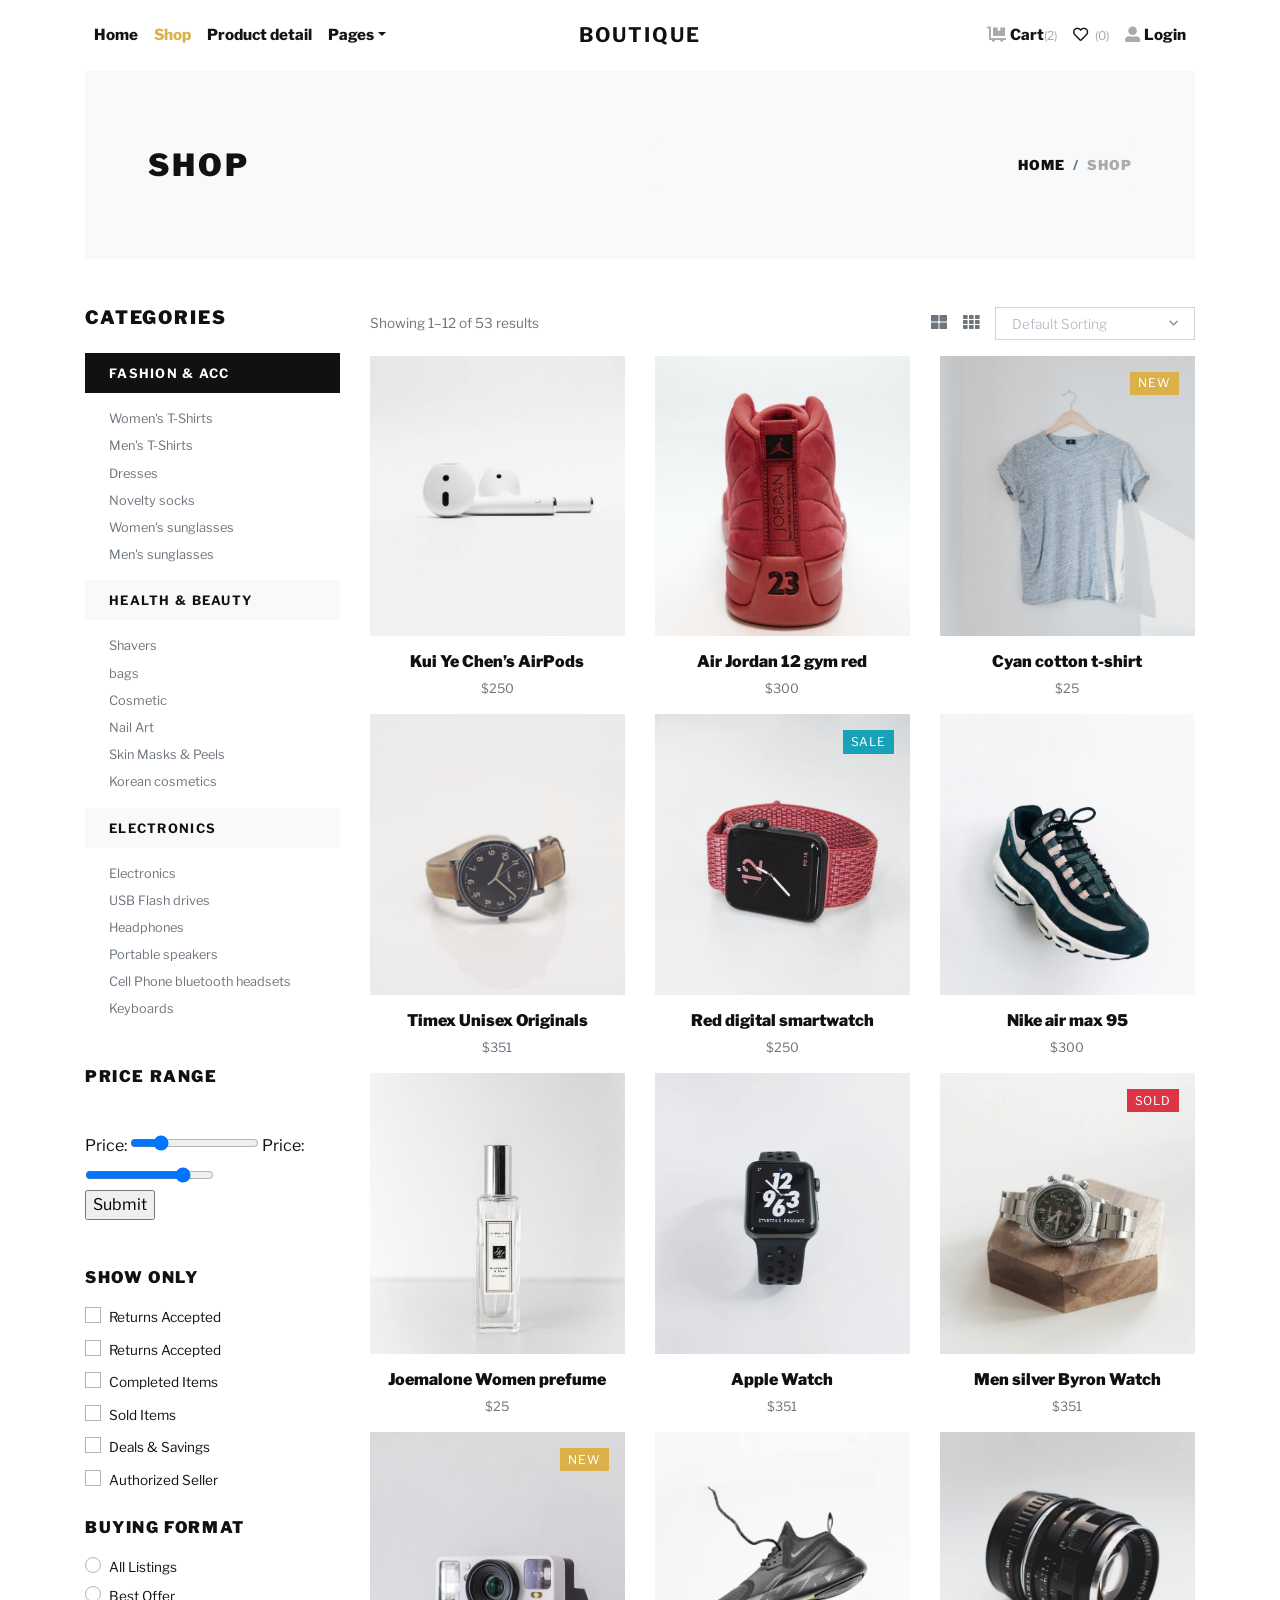
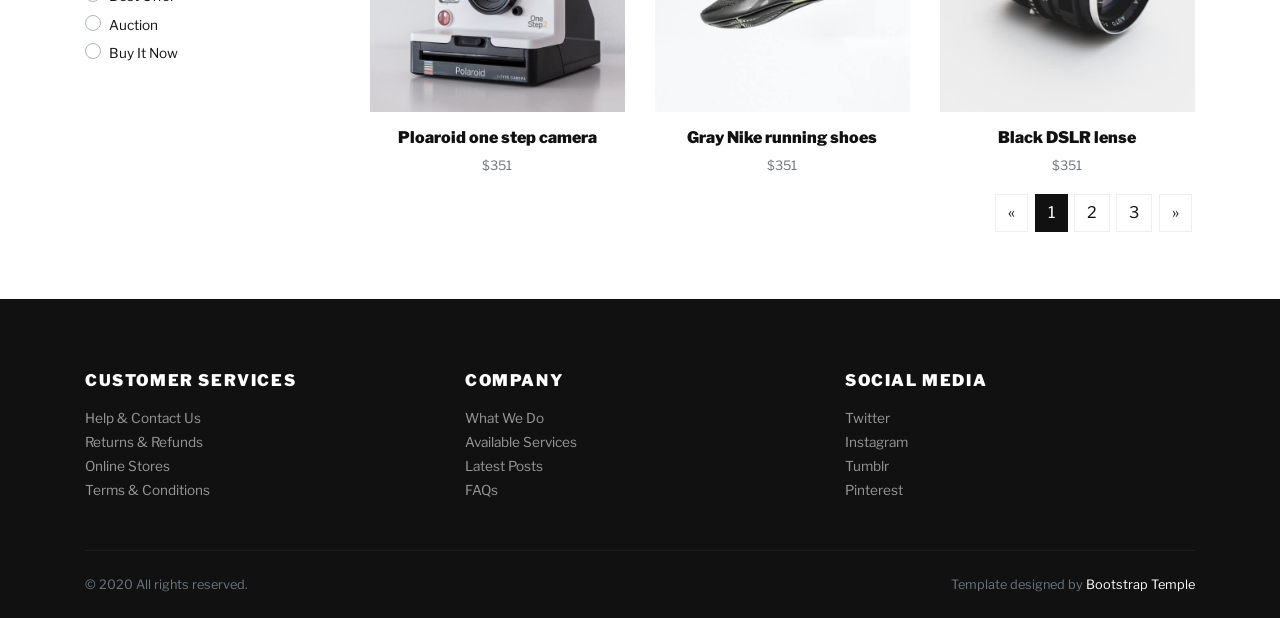
<file: groupproject/WebContent/shop.html>
<!DOCTYPE html>
<html>
  <head>
    <meta charset="utf-8">
    <meta http-equiv="X-UA-Compatible" content="IE=edge">
    <title>Boutique | Ecommerce bootstrap template</title>
    <meta name="description" content="">
    <meta name="viewport" content="width=device-width, initial-scale=1">
    <meta name="robots" content="all,follow">
    <!-- Bootstrap CSS-->
    <link rel="stylesheet" href="vendor/bootstrap/css/bootstrap.min.css">
    <!-- Lightbox-->
    <link rel="stylesheet" href="vendor/lightbox2/css/lightbox.min.css">
    <!-- Range slider-->
    <link rel="stylesheet" href="vendor/nouislider/nouislider.min.css">
    <!-- Bootstrap select-->
    <link rel="stylesheet" href="vendor/bootstrap-select/css/bootstrap-select.min.css">
    <!-- Owl Carousel-->
    <link rel="stylesheet" href="vendor/owl.carousel2/assets/owl.carousel.min.css">
    <link rel="stylesheet" href="vendor/owl.carousel2/assets/owl.theme.default.css">
    <!-- Google fonts-->
    <link rel="stylesheet" href="https://fonts.googleapis.com/css2?family=Libre+Franklin:wght@300;400;700&amp;display=swap">
    <link rel="stylesheet" href="https://fonts.googleapis.com/css2?family=Martel+Sans:wght@300;400;800&amp;display=swap">
    <!-- theme stylesheet-->
    <link rel="stylesheet" href="css/style.default.css" id="theme-stylesheet">
    <!-- Custom stylesheet - for your changes-->
    <link rel="stylesheet" href="css/custom.css">
    <!-- Favicon-->
    <link rel="shortcut icon" href="img/favicon.png">
    <!-- Tweaks for older IEs--><!--[if lt IE 9]>
        <script src="https://oss.maxcdn.com/html5shiv/3.7.3/html5shiv.min.js"></script>
        <script src="https://oss.maxcdn.com/respond/1.4.2/respond.min.js"></script><![endif]-->
  </head>
  <body>
    <div class="page-holder">
      <!-- navbar-->
      <header class="header bg-white">
        <div class="container px-0 px-lg-3">
          <nav class="navbar navbar-expand-lg navbar-light py-3 px-lg-0"><a class="navbar-brand" href="index.html"><span class="font-weight-bold text-uppercase text-dark">Boutique</span></a>
            <button class="navbar-toggler navbar-toggler-right" type="button" data-toggle="collapse" data-target="#navbarSupportedContent" aria-controls="navbarSupportedContent" aria-expanded="false" aria-label="Toggle navigation"><span class="navbar-toggler-icon"></span></button>
            <div class="collapse navbar-collapse" id="navbarSupportedContent">
              <ul class="navbar-nav mr-auto">
                <li class="nav-item">
                  <!-- Link--><a class="nav-link" href="index.html">Home</a>
                </li>
                <li class="nav-item">
                  <!-- Link--><a class="nav-link active" href="shop.html">Shop</a>
                </li>
                <li class="nav-item">
                  <!-- Link--><a class="nav-link" href="detail.html">Product detail</a>
                </li>
                <li class="nav-item dropdown"><a class="nav-link dropdown-toggle" id="pagesDropdown" href="#" data-toggle="dropdown" aria-haspopup="true" aria-expanded="false">Pages</a>
                  <div class="dropdown-menu mt-3" aria-labelledby="pagesDropdown"><a class="dropdown-item border-0 transition-link" href="index.html">Homepage</a><a class="dropdown-item border-0 transition-link" href="shop.html">Category</a><a class="dropdown-item border-0 transition-link" href="detail.html">Product detail</a><a class="dropdown-item border-0 transition-link" href="cart.html">Shopping cart</a><a class="dropdown-item border-0 transition-link" href="checkout.html">Checkout</a></div>
                </li>
              </ul>
              <ul class="navbar-nav ml-auto">               
                <li class="nav-item"><a class="nav-link" href="cart.html"> <i class="fas fa-dolly-flatbed mr-1 text-gray"></i>Cart<small class="text-gray">(2)</small></a></li>
                <li class="nav-item"><a class="nav-link" href="#"> <i class="far fa-heart mr-1"></i><small class="text-gray"> (0)</small></a></li>
                <li class="nav-item"><a class="nav-link" href="#"> <i class="fas fa-user-alt mr-1 text-gray"></i>Login</a></li>
              </ul>
            </div>
          </nav>
        </div>
      </header>
      <!--  Modal -->
      <div class="modal fade" id="productView" tabindex="-1" role="dialog" aria-hidden="true">
        <div class="modal-dialog modal-lg modal-dialog-centered" role="document">
          <div class="modal-content">
            <div class="modal-body p-0">
              <div class="row align-items-stretch">
                <div class="col-lg-6 p-lg-0"><a class="product-view d-block h-100 bg-cover bg-center" style="background: url(img/product-5.jpg)" href="img/product-5.jpg" data-lightbox="productview" title="Red digital smartwatch"></a><a class="d-none" href="img/product-5-alt-1.jpg" title="Red digital smartwatch" data-lightbox="productview"></a><a class="d-none" href="img/product-5-alt-2.jpg" title="Red digital smartwatch" data-lightbox="productview"></a></div>
                <div class="col-lg-6">
                  <button class="close p-4" type="button" data-dismiss="modal" aria-label="Close"><span aria-hidden="true">×</span></button>
                  <div class="p-5 my-md-4">
                    <ul class="list-inline mb-2">
                      <li class="list-inline-item m-0"><i class="fas fa-star small text-warning"></i></li>
                      <li class="list-inline-item m-0"><i class="fas fa-star small text-warning"></i></li>
                      <li class="list-inline-item m-0"><i class="fas fa-star small text-warning"></i></li>
                      <li class="list-inline-item m-0"><i class="fas fa-star small text-warning"></i></li>
                      <li class="list-inline-item m-0"><i class="fas fa-star small text-warning"></i></li>
                    </ul>
                    <h2 class="h4">Red digital smartwatch</h2>
                    <p class="text-muted">$250</p>
                    <p class="text-small mb-4">Lorem ipsum dolor sit amet, consectetur adipiscing elit. In ut ullamcorper leo, eget euismod orci. Cum sociis natoque penatibus et magnis dis parturient montes nascetur ridiculus mus. Vestibulum ultricies aliquam convallis.</p>
                    <div class="row align-items-stretch mb-4">
                      <div class="col-sm-7 pr-sm-0">
                        <div class="border d-flex align-items-center justify-content-between py-1 px-3"><span class="small text-uppercase text-gray mr-4 no-select">Quantity</span>
                          <div class="quantity">
                            <button class="dec-btn p-0"><i class="fas fa-caret-left"></i></button>
                            <input class="form-control border-0 shadow-0 p-0" type="text" value="1">
                            <button class="inc-btn p-0"><i class="fas fa-caret-right"></i></button>
                          </div>
                        </div>
                      </div>
                      <div class="col-sm-5 pl-sm-0"><a class="btn btn-dark btn-sm btn-block h-100 d-flex align-items-center justify-content-center px-0" href="cart.html">Add to cart</a></div>
                    </div><a class="btn btn-link text-dark p-0" href="#"><i class="far fa-heart mr-2"></i>Add to wish list</a>
                  </div>
                </div>
              </div>
            </div>
          </div>
        </div>
      </div>
      <div class="container">
        <!-- HERO SECTION-->
        <section class="py-5 bg-light">
          <div class="container">
            <div class="row px-4 px-lg-5 py-lg-4 align-items-center">
              <div class="col-lg-6">
                <h1 class="h2 text-uppercase mb-0">Shop</h1>
              </div>
              <div class="col-lg-6 text-lg-right">
                <nav aria-label="breadcrumb">
                  <ol class="breadcrumb justify-content-lg-end mb-0 px-0">
                    <li class="breadcrumb-item"><a href="index.html">Home</a></li>
                    <li class="breadcrumb-item active" aria-current="page">Shop</li>
                  </ol>
                </nav>
              </div>
            </div>
          </div>
        </section>
        <section class="py-5">
          <div class="container p-0">
            <div class="row">
              <!-- SHOP SIDEBAR-->
              <div class="col-lg-3 order-2 order-lg-1">
                <h5 class="text-uppercase mb-4">Categories</h5>
                <div class="py-2 px-4 bg-dark text-white mb-3"><strong class="small text-uppercase font-weight-bold">Fashion &amp; Acc</strong></div>
                <ul class="list-unstyled small text-muted pl-lg-4 font-weight-normal">
                  <li class="mb-2"><a class="reset-anchor" href="#">Women's T-Shirts</a></li>
                  <li class="mb-2"><a class="reset-anchor" href="#">Men's T-Shirts</a></li>
                  <li class="mb-2"><a class="reset-anchor" href="#">Dresses</a></li>
                  <li class="mb-2"><a class="reset-anchor" href="#">Novelty socks</a></li>
                  <li class="mb-2"><a class="reset-anchor" href="#">Women's sunglasses</a></li>
                  <li class="mb-2"><a class="reset-anchor" href="#">Men's sunglasses</a></li>
                </ul>
                <div class="py-2 px-4 bg-light mb-3"><strong class="small text-uppercase font-weight-bold">Health &amp; Beauty</strong></div>
                <ul class="list-unstyled small text-muted pl-lg-4 font-weight-normal">
                  <li class="mb-2"><a class="reset-anchor" href="#">Shavers</a></li>
                  <li class="mb-2"><a class="reset-anchor" href="#">bags</a></li>
                  <li class="mb-2"><a class="reset-anchor" href="#">Cosmetic</a></li>
                  <li class="mb-2"><a class="reset-anchor" href="#">Nail Art</a></li>
                  <li class="mb-2"><a class="reset-anchor" href="#">Skin Masks &amp; Peels</a></li>
                  <li class="mb-2"><a class="reset-anchor" href="#">Korean cosmetics</a></li>
                </ul>
                <div class="py-2 px-4 bg-light mb-3"><strong class="small text-uppercase font-weight-bold">Electronics</strong></div>
                <ul class="list-unstyled small text-muted pl-lg-4 font-weight-normal mb-5">
                  <li class="mb-2"><a class="reset-anchor" href="#">Electronics</a></li>
                  <li class="mb-2"><a class="reset-anchor" href="#">USB Flash drives</a></li>
                  <li class="mb-2"><a class="reset-anchor" href="#">Headphones</a></li>
                  <li class="mb-2"><a class="reset-anchor" href="#">Portable speakers</a></li>
                  <li class="mb-2"><a class="reset-anchor" href="#">Cell Phone bluetooth headsets</a></li>
                  <li class="mb-2"><a class="reset-anchor" href="#">Keyboards</a></li>
                </ul>
                <h6 class="text-uppercase mb-4">Price range</h6>
                <div class="price-range pt-4 mb-5">
                  <div id="range"></div>
                  
                  <form method="post" action="price.jsp">
      <div data-role="rangeslider">
        <label for="price-min">Price:</label>
        <input type="range" name="price-min" id="price-min" value="200" min="0" max="1000">
        <label for="price-max">Price:</label>
        <input type="range" name="price-max" id="price-max" value="800" min="0" max="1000">
      </div>
        <input type="submit" data-inline="true" value="Submit">
        </form>
<!--                   <div class="row pt-2"> -->
<!--                     <div class="col-6"><strong class="small font-weight-bold text-uppercase">From</strong></div> -->
<!--                     <div class="col-6 text-right"><strong class="small font-weight-bold text-uppercase">To</strong></div> -->
<!--                   </div> -->
                </div>
                <h6 class="text-uppercase mb-3">Show only</h6>
                <div class="custom-control custom-checkbox mb-1">
                  <input class="custom-control-input" id="customCheck1" type="checkbox">
                  <label class="custom-control-label text-small" for="customCheck1">Returns Accepted</label>
                </div>
                <div class="custom-control custom-checkbox mb-1">
                  <input class="custom-control-input" id="customCheck2" type="checkbox">
                  <label class="custom-control-label text-small" for="customCheck2">Returns Accepted</label>
                </div>
                <div class="custom-control custom-checkbox mb-1">
                  <input class="custom-control-input" id="customCheck3" type="checkbox">
                  <label class="custom-control-label text-small" for="customCheck3">Completed Items</label>
                </div>
                <div class="custom-control custom-checkbox mb-1">
                  <input class="custom-control-input" id="customCheck4" type="checkbox">
                  <label class="custom-control-label text-small" for="customCheck4">Sold Items</label>
                </div>
                <div class="custom-control custom-checkbox mb-1">
                  <input class="custom-control-input" id="customCheck5" type="checkbox">
                  <label class="custom-control-label text-small" for="customCheck5">Deals &amp; Savings</label>
                </div>
                <div class="custom-control custom-checkbox mb-4">
                  <input class="custom-control-input" id="customCheck6" type="checkbox">
                  <label class="custom-control-label text-small" for="customCheck6">Authorized Seller</label>
                </div>
                <h6 class="text-uppercase mb-3">Buying format</h6>
                <div class="custom-control custom-radio">
                  <input class="custom-control-input" id="customRadio1" type="radio" name="customRadio">
                  <label class="custom-control-label text-small" for="customRadio1">All Listings</label>
                </div>
                <div class="custom-control custom-radio">
                  <input class="custom-control-input" id="customRadio2" type="radio" name="customRadio">
                  <label class="custom-control-label text-small" for="customRadio2">Best Offer</label>
                </div>
                <div class="custom-control custom-radio">
                  <input class="custom-control-input" id="customRadio3" type="radio" name="customRadio">
                  <label class="custom-control-label text-small" for="customRadio3">Auction</label>
                </div>
                <div class="custom-control custom-radio">
                  <input class="custom-control-input" id="customRadio4" type="radio" name="customRadio">
                  <label class="custom-control-label text-small" for="customRadio4">Buy It Now</label>
                </div>
              </div>
              <!-- SHOP LISTING-->
              <div class="col-lg-9 order-1 order-lg-2 mb-5 mb-lg-0">
                <div class="row mb-3 align-items-center">
                  <div class="col-lg-6 mb-2 mb-lg-0">
                    <p class="text-small text-muted mb-0">Showing 1–12 of 53 results</p>
                  </div>
                  <div class="col-lg-6">
                    <ul class="list-inline d-flex align-items-center justify-content-lg-end mb-0">
                      <li class="list-inline-item text-muted mr-3"><a class="reset-anchor p-0" href="#"><i class="fas fa-th-large"></i></a></li>
                      <li class="list-inline-item text-muted mr-3"><a class="reset-anchor p-0" href="#"><i class="fas fa-th"></i></a></li>
                      <li class="list-inline-item">
                        <select class="selectpicker ml-auto" name="sorting" data-width="200" data-style="bs-select-form-control" data-title="Default sorting">
                          <option value="default">Default sorting</option>
                          <option value="popularity">Popularity</option>
                          <option value="low-high">Price: Low to High</option>
                          <option value="high-low">Price: High to Low</option>
                        </select>
                      </li>
                    </ul>
                  </div>
                </div>
                <div class="row">
                  <!-- PRODUCT-->
                  <div class="col-lg-4 col-sm-6">
                    <div class="product text-center">
                      <div class="mb-3 position-relative">
                        <div class="badge text-white badge-"></div><a class="d-block" href="detail.html"><img class="img-fluid w-100" src="img/product-1.jpg" alt="..."></a>
                        <div class="product-overlay">
                          <ul class="mb-0 list-inline">
                            <li class="list-inline-item m-0 p-0"><a class="btn btn-sm btn-outline-dark" href="#"><i class="far fa-heart"></i></a></li>
                            <li class="list-inline-item m-0 p-0"><a class="btn btn-sm btn-dark" href="cart.html">Add to cart</a></li>
                            <li class="list-inline-item mr-0"><a class="btn btn-sm btn-outline-dark" href="#productView" data-toggle="modal"><i class="fas fa-expand"></i></a></li>
                          </ul>
                        </div>
                      </div>
                      <h6> <a class="reset-anchor" href="detail.html">Kui Ye Chen’s AirPods</a></h6>
                      <p class="small text-muted">$250</p>
                    </div>
                  </div>
                  <!-- PRODUCT-->
                  <div class="col-lg-4 col-sm-6">
                    <div class="product text-center">
                      <div class="mb-3 position-relative">
                        <div class="badge text-white badge-"></div><a class="d-block" href="detail.html"><img class="img-fluid w-100" src="img/product-2.jpg" alt="..."></a>
                        <div class="product-overlay">
                          <ul class="mb-0 list-inline">
                            <li class="list-inline-item m-0 p-0"><a class="btn btn-sm btn-outline-dark" href="#"><i class="far fa-heart"></i></a></li>
                            <li class="list-inline-item m-0 p-0"><a class="btn btn-sm btn-dark" href="cart.html">Add to cart</a></li>
                            <li class="list-inline-item mr-0"><a class="btn btn-sm btn-outline-dark" href="#productView" data-toggle="modal"><i class="fas fa-expand"></i></a></li>
                          </ul>
                        </div>
                      </div>
                      <h6> <a class="reset-anchor" href="detail.html">Air Jordan 12 gym red</a></h6>
                      <p class="small text-muted">$300</p>
                    </div>
                  </div>
                  <!-- PRODUCT-->
                  <div class="col-lg-4 col-sm-6">
                    <div class="product text-center">
                      <div class="mb-3 position-relative">
                        <div class="badge text-white badge-primary">New</div><a class="d-block" href="detail.html"><img class="img-fluid w-100" src="img/product-3.jpg" alt="..."></a>
                        <div class="product-overlay">
                          <ul class="mb-0 list-inline">
                            <li class="list-inline-item m-0 p-0"><a class="btn btn-sm btn-outline-dark" href="#"><i class="far fa-heart"></i></a></li>
                            <li class="list-inline-item m-0 p-0"><a class="btn btn-sm btn-dark" href="cart.html">Add to cart</a></li>
                            <li class="list-inline-item mr-0"><a class="btn btn-sm btn-outline-dark" href="#productView" data-toggle="modal"><i class="fas fa-expand"></i></a></li>
                          </ul>
                        </div>
                      </div>
                      <h6> <a class="reset-anchor" href="detail.html">Cyan cotton t-shirt</a></h6>
                      <p class="small text-muted">$25</p>
                    </div>
                  </div>
                  <!-- PRODUCT-->
                  <div class="col-lg-4 col-sm-6">
                    <div class="product text-center">
                      <div class="mb-3 position-relative">
                        <div class="badge text-white badge-"></div><a class="d-block" href="detail.html"><img class="img-fluid w-100" src="img/product-4.jpg" alt="..."></a>
                        <div class="product-overlay">
                          <ul class="mb-0 list-inline">
                            <li class="list-inline-item m-0 p-0"><a class="btn btn-sm btn-outline-dark" href="#"><i class="far fa-heart"></i></a></li>
                            <li class="list-inline-item m-0 p-0"><a class="btn btn-sm btn-dark" href="cart.html">Add to cart</a></li>
                            <li class="list-inline-item mr-0"><a class="btn btn-sm btn-outline-dark" href="#productView" data-toggle="modal"><i class="fas fa-expand"></i></a></li>
                          </ul>
                        </div>
                      </div>
                      <h6> <a class="reset-anchor" href="detail.html">Timex Unisex Originals</a></h6>
                      <p class="small text-muted">$351</p>
                    </div>
                  </div>
                  <!-- PRODUCT-->
                  <div class="col-lg-4 col-sm-6">
                    <div class="product text-center">
                      <div class="mb-3 position-relative">
                        <div class="badge text-white badge-info">Sale</div><a class="d-block" href="detail.html"><img class="img-fluid w-100" src="img/product-5.jpg" alt="..."></a>
                        <div class="product-overlay">
                          <ul class="mb-0 list-inline">
                            <li class="list-inline-item m-0 p-0"><a class="btn btn-sm btn-outline-dark" href="#"><i class="far fa-heart"></i></a></li>
                            <li class="list-inline-item m-0 p-0"><a class="btn btn-sm btn-dark" href="cart.html">Add to cart</a></li>
                            <li class="list-inline-item mr-0"><a class="btn btn-sm btn-outline-dark" href="#productView" data-toggle="modal"><i class="fas fa-expand"></i></a></li>
                          </ul>
                        </div>
                      </div>
                      <h6> <a class="reset-anchor" href="detail.html">Red digital smartwatch</a></h6>
                      <p class="small text-muted">$250</p>
                    </div>
                  </div>
                  <!-- PRODUCT-->
                  <div class="col-lg-4 col-sm-6">
                    <div class="product text-center">
                      <div class="mb-3 position-relative">
                        <div class="badge text-white badge-"></div><a class="d-block" href="detail.html"><img class="img-fluid w-100" src="img/product-6.jpg" alt="..."></a>
                        <div class="product-overlay">
                          <ul class="mb-0 list-inline">
                            <li class="list-inline-item m-0 p-0"><a class="btn btn-sm btn-outline-dark" href="#"><i class="far fa-heart"></i></a></li>
                            <li class="list-inline-item m-0 p-0"><a class="btn btn-sm btn-dark" href="cart.html">Add to cart</a></li>
                            <li class="list-inline-item mr-0"><a class="btn btn-sm btn-outline-dark" href="#productView" data-toggle="modal"><i class="fas fa-expand"></i></a></li>
                          </ul>
                        </div>
                      </div>
                      <h6> <a class="reset-anchor" href="detail.html">Nike air max 95</a></h6>
                      <p class="small text-muted">$300</p>
                    </div>
                  </div>
                  <!-- PRODUCT-->
                  <div class="col-lg-4 col-sm-6">
                    <div class="product text-center">
                      <div class="mb-3 position-relative">
                        <div class="badge text-white badge-"></div><a class="d-block" href="detail.html"><img class="img-fluid w-100" src="img/product-7.jpg" alt="..."></a>
                        <div class="product-overlay">
                          <ul class="mb-0 list-inline">
                            <li class="list-inline-item m-0 p-0"><a class="btn btn-sm btn-outline-dark" href="#"><i class="far fa-heart"></i></a></li>
                            <li class="list-inline-item m-0 p-0"><a class="btn btn-sm btn-dark" href="cart.html">Add to cart</a></li>
                            <li class="list-inline-item mr-0"><a class="btn btn-sm btn-outline-dark" href="#productView" data-toggle="modal"><i class="fas fa-expand"></i></a></li>
                          </ul>
                        </div>
                      </div>
                      <h6> <a class="reset-anchor" href="detail.html">Joemalone Women prefume</a></h6>
                      <p class="small text-muted">$25</p>
                    </div>
                  </div>
                  <!-- PRODUCT-->
                  <div class="col-lg-4 col-sm-6">
                    <div class="product text-center">
                      <div class="mb-3 position-relative">
                        <div class="badge text-white badge-"></div><a class="d-block" href="detail.html"><img class="img-fluid w-100" src="img/product-8.jpg" alt="..."></a>
                        <div class="product-overlay">
                          <ul class="mb-0 list-inline">
                            <li class="list-inline-item m-0 p-0"><a class="btn btn-sm btn-outline-dark" href="#"><i class="far fa-heart"></i></a></li>
                            <li class="list-inline-item m-0 p-0"><a class="btn btn-sm btn-dark" href="cart.html">Add to cart</a></li>
                            <li class="list-inline-item mr-0"><a class="btn btn-sm btn-outline-dark" href="#productView" data-toggle="modal"><i class="fas fa-expand"></i></a></li>
                          </ul>
                        </div>
                      </div>
                      <h6> <a class="reset-anchor" href="detail.html">Apple Watch</a></h6>
                      <p class="small text-muted">$351</p>
                    </div>
                  </div>
                  <!-- PRODUCT-->
                  <div class="col-lg-4 col-sm-6">
                    <div class="product text-center">
                      <div class="mb-3 position-relative">
                        <div class="badge text-white badge-danger">Sold</div><a class="d-block" href="detail.html"><img class="img-fluid w-100" src="img/product-9.jpg" alt="..."></a>
                        <div class="product-overlay">
                          <ul class="mb-0 list-inline">
                            <li class="list-inline-item m-0 p-0"><a class="btn btn-sm btn-outline-dark" href="#"><i class="far fa-heart"></i></a></li>
                            <li class="list-inline-item m-0 p-0"><a class="btn btn-sm btn-dark" href="cart.html">Add to cart</a></li>
                            <li class="list-inline-item mr-0"><a class="btn btn-sm btn-outline-dark" href="#productView" data-toggle="modal"><i class="fas fa-expand"></i></a></li>
                          </ul>
                        </div>
                      </div>
                      <h6> <a class="reset-anchor" href="detail.html">Men silver Byron Watch</a></h6>
                      <p class="small text-muted">$351</p>
                    </div>
                  </div>
                  <!-- PRODUCT-->
                  <div class="col-lg-4 col-sm-6">
                    <div class="product text-center">
                      <div class="mb-3 position-relative">
                        <div class="badge text-white badge-primary">New</div><a class="d-block" href="detail.html"><img class="img-fluid w-100" src="img/product-10.jpg" alt="..."></a>
                        <div class="product-overlay">
                          <ul class="mb-0 list-inline">
                            <li class="list-inline-item m-0 p-0"><a class="btn btn-sm btn-outline-dark" href="#"><i class="far fa-heart"></i></a></li>
                            <li class="list-inline-item m-0 p-0"><a class="btn btn-sm btn-dark" href="cart.html">Add to cart</a></li>
                            <li class="list-inline-item mr-0"><a class="btn btn-sm btn-outline-dark" href="#productView" data-toggle="modal"><i class="fas fa-expand"></i></a></li>
                          </ul>
                        </div>
                      </div>
                      <h6> <a class="reset-anchor" href="detail.html">Ploaroid one step camera</a></h6>
                      <p class="small text-muted">$351</p>
                    </div>
                  </div>
                  <!-- PRODUCT-->
                  <div class="col-lg-4 col-sm-6">
                    <div class="product text-center">
                      <div class="mb-3 position-relative">
                        <div class="badge text-white badge-"></div><a class="d-block" href="detail.html"><img class="img-fluid w-100" src="img/product-11.jpg" alt="..."></a>
                        <div class="product-overlay">
                          <ul class="mb-0 list-inline">
                            <li class="list-inline-item m-0 p-0"><a class="btn btn-sm btn-outline-dark" href="#"><i class="far fa-heart"></i></a></li>
                            <li class="list-inline-item m-0 p-0"><a class="btn btn-sm btn-dark" href="cart.html">Add to cart</a></li>
                            <li class="list-inline-item mr-0"><a class="btn btn-sm btn-outline-dark" href="#productView" data-toggle="modal"><i class="fas fa-expand"></i></a></li>
                          </ul>
                        </div>
                      </div>
                      <h6> <a class="reset-anchor" href="detail.html">Gray Nike running shoes</a></h6>
                      <p class="small text-muted">$351</p>
                    </div>
                  </div>
                  <!-- PRODUCT-->
                  <div class="col-lg-4 col-sm-6">
                    <div class="product text-center">
                      <div class="mb-3 position-relative">
                        <div class="badge text-white badge-"></div><a class="d-block" href="detail.html"><img class="img-fluid w-100" src="img/product-12.jpg" alt="..."></a>
                        <div class="product-overlay">
                          <ul class="mb-0 list-inline">
                            <li class="list-inline-item m-0 p-0"><a class="btn btn-sm btn-outline-dark" href="#"><i class="far fa-heart"></i></a></li>
                            <li class="list-inline-item m-0 p-0"><a class="btn btn-sm btn-dark" href="cart.html">Add to cart</a></li>
                            <li class="list-inline-item mr-0"><a class="btn btn-sm btn-outline-dark" href="#productView" data-toggle="modal"><i class="fas fa-expand"></i></a></li>
                          </ul>
                        </div>
                      </div>
                      <h6> <a class="reset-anchor" href="detail.html">Black DSLR lense</a></h6>
                      <p class="small text-muted">$351</p>
                    </div>
                  </div>
                </div>
                <!-- PAGINATION-->
                <nav aria-label="Page navigation example">
                  <ul class="pagination justify-content-center justify-content-lg-end">
                    <li class="page-item"><a class="page-link" href="#" aria-label="Previous"><span aria-hidden="true">«</span></a></li>
                    <li class="page-item active"><a class="page-link" href="#">1</a></li>
                    <li class="page-item"><a class="page-link" href="#">2</a></li>
                    <li class="page-item"><a class="page-link" href="#">3</a></li>
                    <li class="page-item"><a class="page-link" href="#" aria-label="Next"><span aria-hidden="true">»</span></a></li>
                  </ul>
                </nav>
              </div>
            </div>
          </div>
        </section>
      </div>
      <footer class="bg-dark text-white">
        <div class="container py-4">
          <div class="row py-5">
            <div class="col-md-4 mb-3 mb-md-0">
              <h6 class="text-uppercase mb-3">Customer services</h6>
              <ul class="list-unstyled mb-0">
                <li><a class="footer-link" href="#">Help &amp; Contact Us</a></li>
                <li><a class="footer-link" href="#">Returns &amp; Refunds</a></li>
                <li><a class="footer-link" href="#">Online Stores</a></li>
                <li><a class="footer-link" href="#">Terms &amp; Conditions</a></li>
              </ul>
            </div>
            <div class="col-md-4 mb-3 mb-md-0">
              <h6 class="text-uppercase mb-3">Company</h6>
              <ul class="list-unstyled mb-0">
                <li><a class="footer-link" href="#">What We Do</a></li>
                <li><a class="footer-link" href="#">Available Services</a></li>
                <li><a class="footer-link" href="#">Latest Posts</a></li>
                <li><a class="footer-link" href="#">FAQs</a></li>
              </ul>
            </div>
            <div class="col-md-4">
              <h6 class="text-uppercase mb-3">Social media</h6>
              <ul class="list-unstyled mb-0">
                <li><a class="footer-link" href="#">Twitter</a></li>
                <li><a class="footer-link" href="#">Instagram</a></li>
                <li><a class="footer-link" href="#">Tumblr</a></li>
                <li><a class="footer-link" href="#">Pinterest</a></li>
              </ul>
            </div>
          </div>
          <div class="border-top pt-4" style="border-color: #1d1d1d !important">
            <div class="row">
              <div class="col-lg-6">
                <p class="small text-muted mb-0">&copy; 2020 All rights reserved.</p>
              </div>
              <div class="col-lg-6 text-lg-right">
                <p class="small text-muted mb-0">Template designed by <a class="text-white reset-anchor" href="https://bootstraptemple.com/p/bootstrap-ecommerce">Bootstrap Temple</a></p>
              </div>
            </div>
          </div>
        </div>
      </footer>
      <!-- JavaScript files-->
      <script src="vendor/jquery/jquery.min.js"></script>
      <script src="vendor/bootstrap/js/bootstrap.bundle.min.js"></script>
      <script src="vendor/lightbox2/js/lightbox.min.js"></script>
      <script src="vendor/nouislider/nouislider.min.js"></script>
      <script src="vendor/bootstrap-select/js/bootstrap-select.min.js"></script>
      <script src="vendor/owl.carousel2/owl.carousel.min.js"></script>
      <script src="vendor/owl.carousel2.thumbs/owl.carousel2.thumbs.min.js"></script>
      <script src="js/front.js"></script>
      <!-- Nouislider Config-->
      <script>
//         var range = document.getElementById('range');
//         noUiSlider.create(range, {
//             range: {
//                 'min': 0,
//                 'max': 2000
//             },
//             step: 5,
//             start: [100, 1000],
//             margin: 300,
//             connect: true,
//             direction: 'ltr',
//             orientation: 'horizontal',
//             behaviour: 'tap-drag',
//             tooltips: true,
//             format: {
//               to: function ( value ) {
//                 return '$' + value;
//               },
//               from: function ( value ) {
//                 return value.replace('', '');
//               }
//             }
//         });
        
      </script>
      <script>
        // ------------------------------------------------------- //
        //   Inject SVG Sprite - 
        //   see more here 
        //   https://css-tricks.com/ajaxing-svg-sprite/
        // ------------------------------------------------------ //
        function injectSvgSprite(path) {
        
            var ajax = new XMLHttpRequest();
            ajax.open("GET", path, true);
            ajax.send();
            ajax.onload = function(e) {
            var div = document.createElement("div");
            div.className = 'd-none';
            div.innerHTML = ajax.responseText;
            document.body.insertBefore(div, document.body.childNodes[0]);
            }
        }
        // this is set to BootstrapTemple website as you cannot 
        // inject local SVG sprite (using only 'icons/orion-svg-sprite.svg' path)
        // while using file:// protocol
        // pls don't forget to change to your domain :)
        injectSvgSprite('https://bootstraptemple.com/files/icons/orion-svg-sprite.svg'); 
        
      </script>
      <!-- FontAwesome CSS - loading as last, so it doesn't block rendering-->
      <link rel="stylesheet" href="https://use.fontawesome.com/releases/v5.7.1/css/all.css" integrity="sha384-fnmOCqbTlWIlj8LyTjo7mOUStjsKC4pOpQbqyi7RrhN7udi9RwhKkMHpvLbHG9Sr" crossorigin="anonymous">
    </div>
  </body>
</html>
</file>
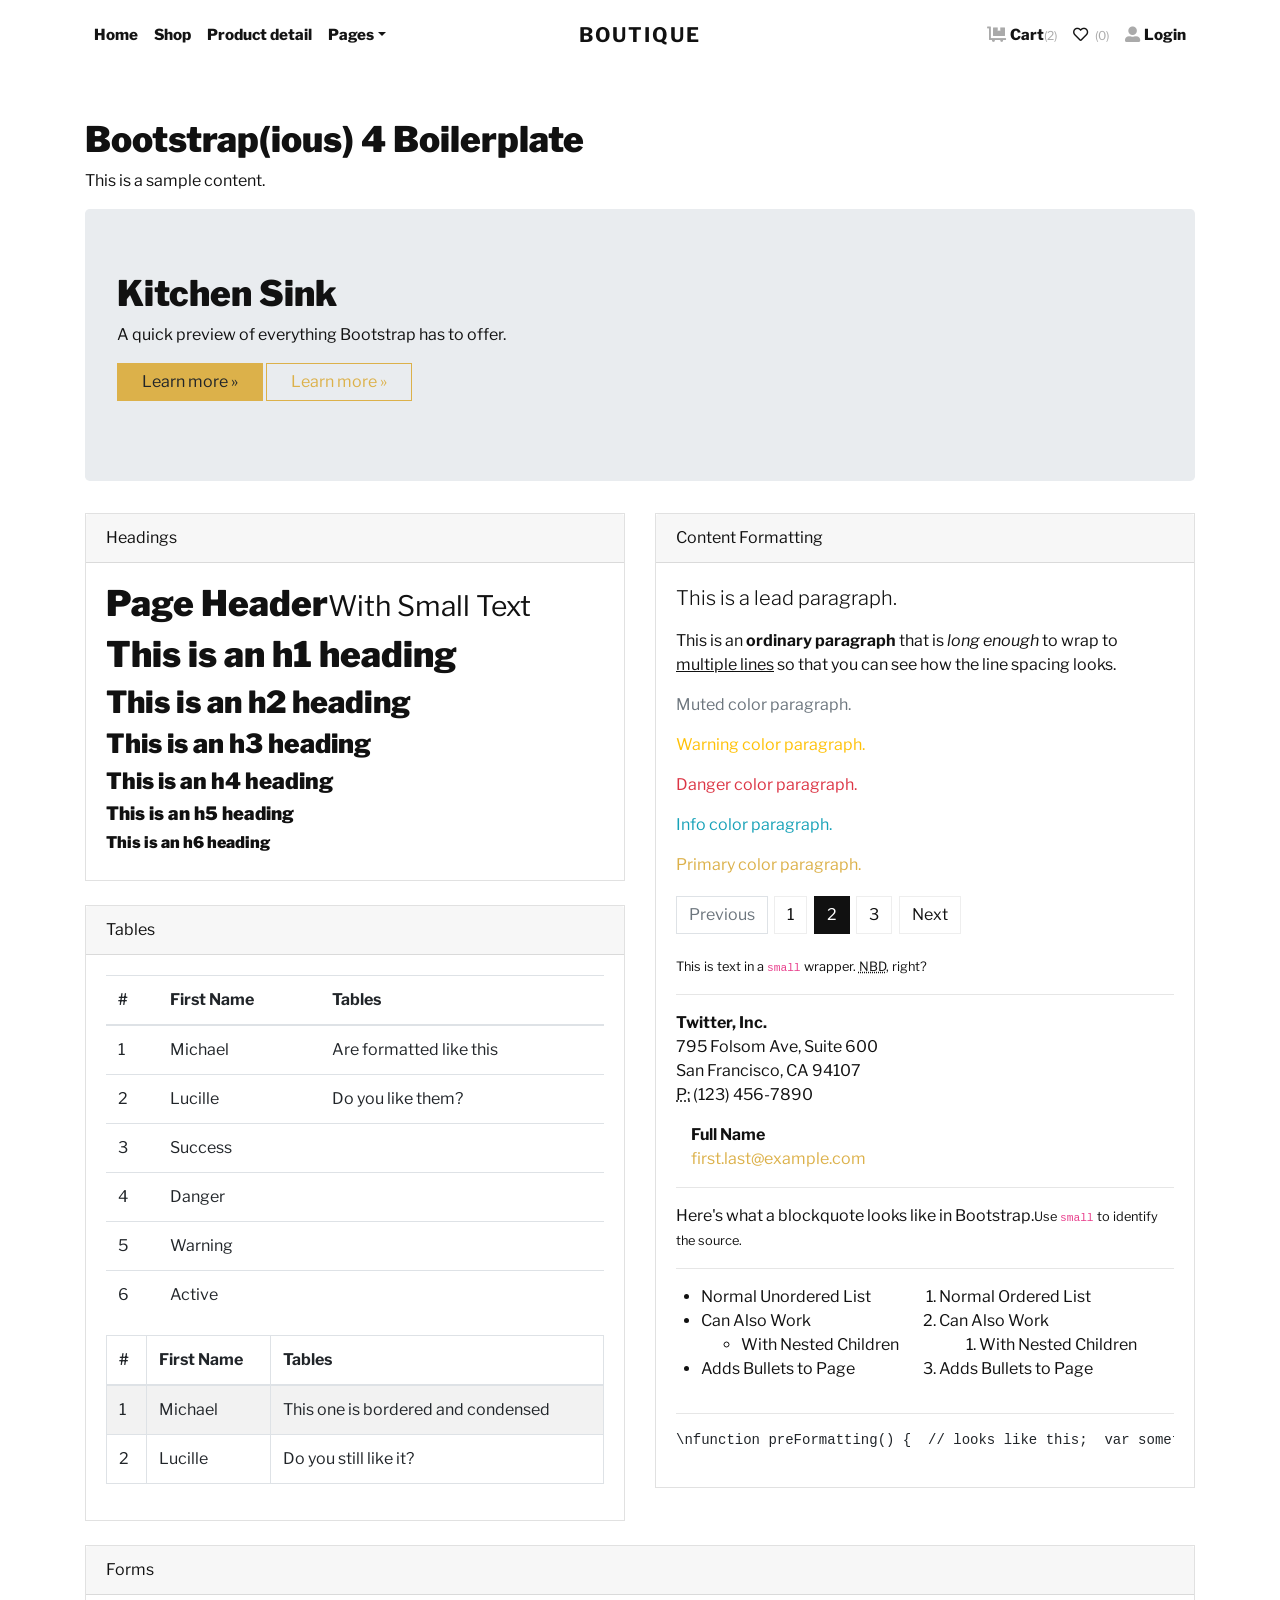
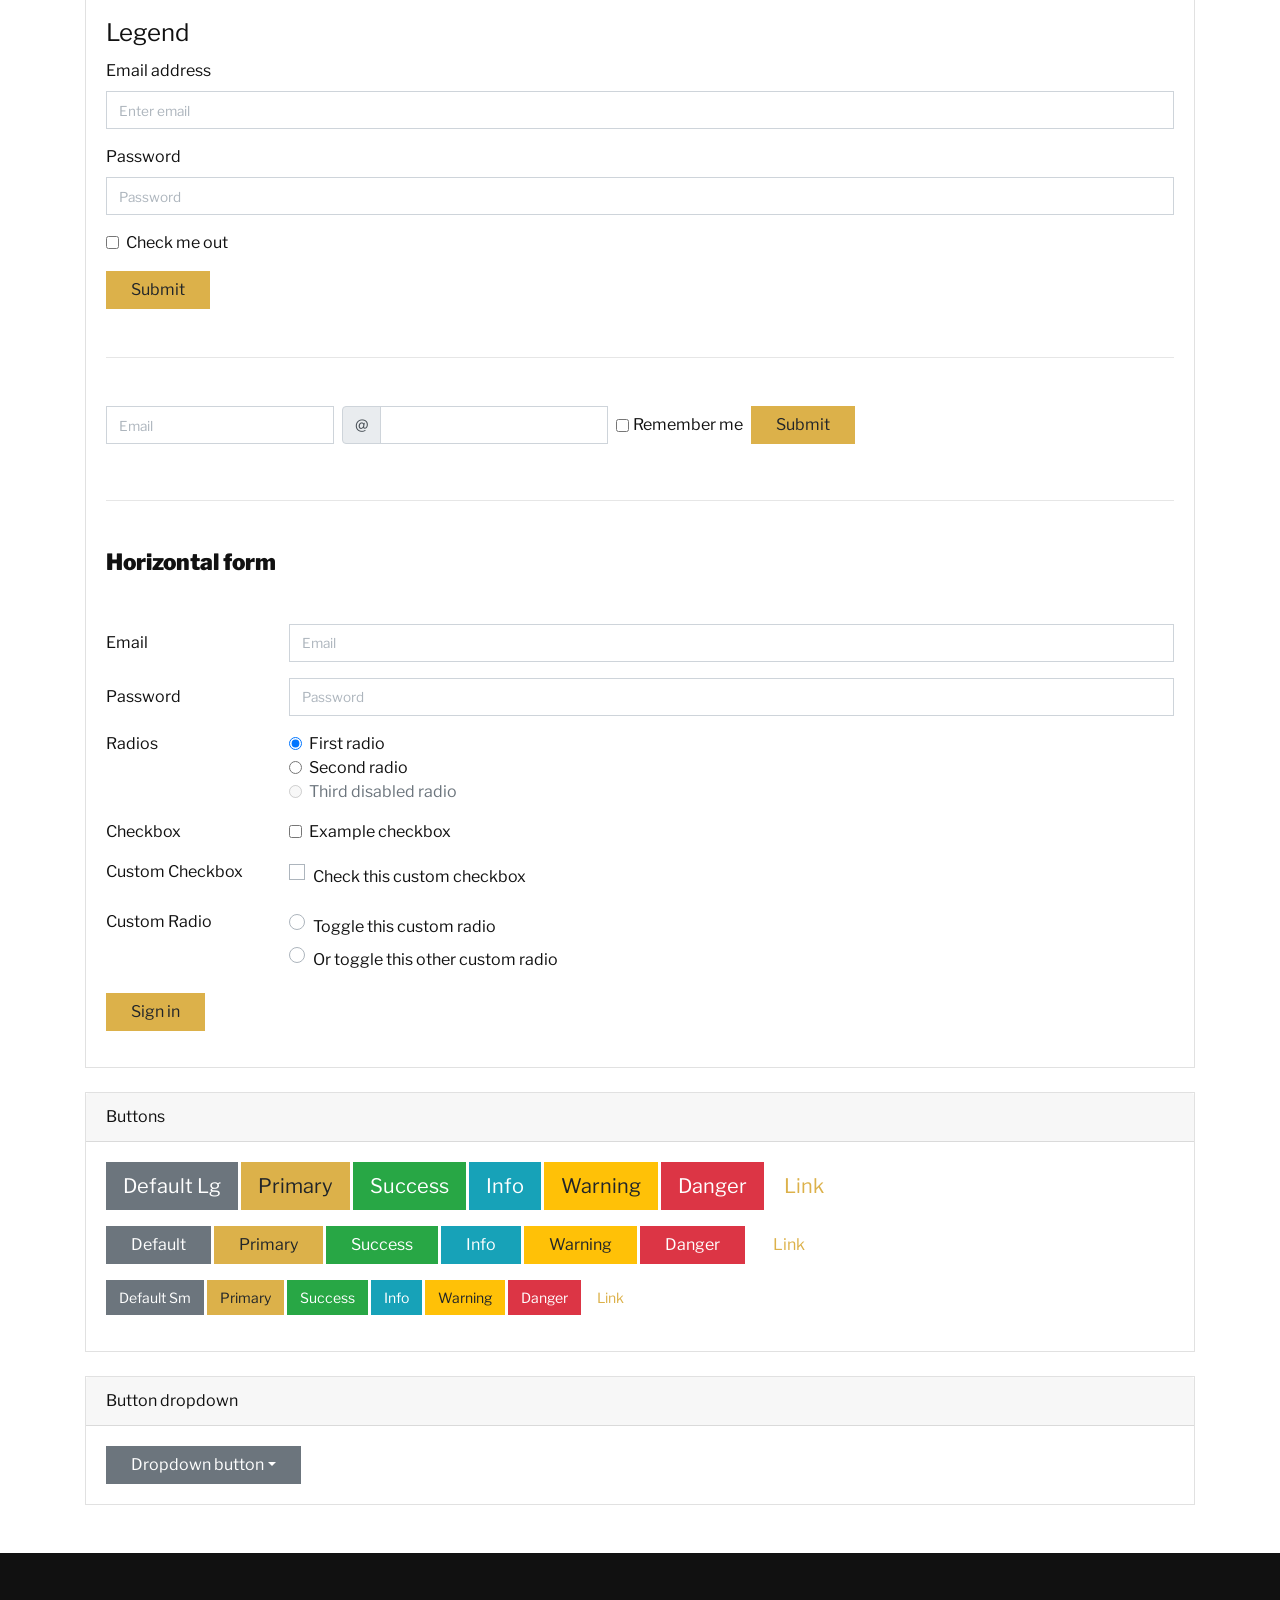
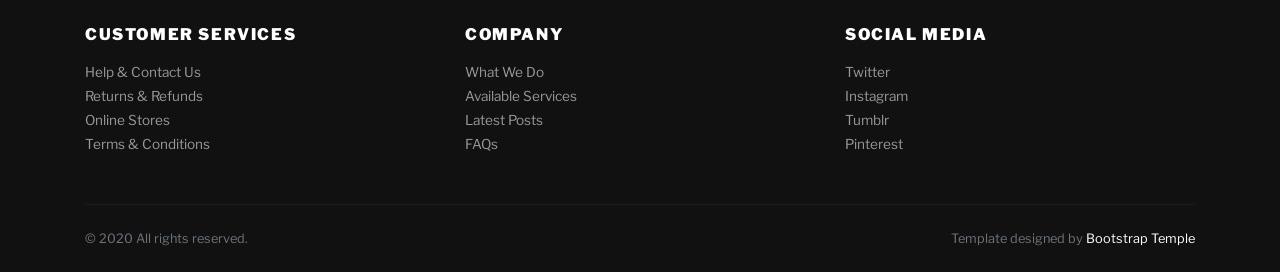
<file: groupproject/WebContent/test.html>
<!DOCTYPE html>
<html>
  <head>
    <meta charset="utf-8">
    <meta http-equiv="X-UA-Compatible" content="IE=edge">
    <title>Boutique | Ecommerce bootstrap template</title>
    <meta name="description" content="">
    <meta name="viewport" content="width=device-width, initial-scale=1">
    <meta name="robots" content="all,follow">
    <!-- Bootstrap CSS-->
    <link rel="stylesheet" href="vendor/bootstrap/css/bootstrap.min.css">
    <!-- Lightbox-->
    <link rel="stylesheet" href="vendor/lightbox2/css/lightbox.min.css">
    <!-- Range slider-->
    <link rel="stylesheet" href="vendor/nouislider/nouislider.min.css">
    <!-- Bootstrap select-->
    <link rel="stylesheet" href="vendor/bootstrap-select/css/bootstrap-select.min.css">
    <!-- Owl Carousel-->
    <link rel="stylesheet" href="vendor/owl.carousel2/assets/owl.carousel.min.css">
    <link rel="stylesheet" href="vendor/owl.carousel2/assets/owl.theme.default.css">
    <!-- Google fonts-->
    <link rel="stylesheet" href="https://fonts.googleapis.com/css2?family=Libre+Franklin:wght@300;400;700&amp;display=swap">
    <link rel="stylesheet" href="https://fonts.googleapis.com/css2?family=Martel+Sans:wght@300;400;800&amp;display=swap">
    <!-- theme stylesheet-->
    <link rel="stylesheet" href="css/style.default.css" id="theme-stylesheet">
    <!-- Custom stylesheet - for your changes-->
    <link rel="stylesheet" href="css/custom.css">
    <!-- Favicon-->
    <link rel="shortcut icon" href="img/favicon.png">
    <!-- Tweaks for older IEs--><!--[if lt IE 9]>
        <script src="https://oss.maxcdn.com/html5shiv/3.7.3/html5shiv.min.js"></script>
        <script src="https://oss.maxcdn.com/respond/1.4.2/respond.min.js"></script><![endif]-->
  </head>
  <body>
    <div class="page-holder">
      <!-- navbar-->
      <header class="header bg-white">
        <div class="container px-0 px-lg-3">
          <nav class="navbar navbar-expand-lg navbar-light py-3 px-lg-0"><a class="navbar-brand" href="index.html"><span class="font-weight-bold text-uppercase text-dark">Boutique</span></a>
            <button class="navbar-toggler navbar-toggler-right" type="button" data-toggle="collapse" data-target="#navbarSupportedContent" aria-controls="navbarSupportedContent" aria-expanded="false" aria-label="Toggle navigation"><span class="navbar-toggler-icon"></span></button>
            <div class="collapse navbar-collapse" id="navbarSupportedContent">
              <ul class="navbar-nav mr-auto">
                <li class="nav-item">
                  <!-- Link--><a class="nav-link" href="index.html">Home</a>
                </li>
                <li class="nav-item">
                  <!-- Link--><a class="nav-link" href="shop.html">Shop</a>
                </li>
                <li class="nav-item">
                  <!-- Link--><a class="nav-link" href="detail.html">Product detail</a>
                </li>
                <li class="nav-item dropdown"><a class="nav-link dropdown-toggle" id="pagesDropdown" href="#" data-toggle="dropdown" aria-haspopup="true" aria-expanded="false">Pages</a>
                  <div class="dropdown-menu mt-3" aria-labelledby="pagesDropdown"><a class="dropdown-item border-0 transition-link" href="index.html">Homepage</a><a class="dropdown-item border-0 transition-link" href="shop.html">Category</a><a class="dropdown-item border-0 transition-link" href="detail.html">Product detail</a><a class="dropdown-item border-0 transition-link" href="cart.html">Shopping cart</a><a class="dropdown-item border-0 transition-link" href="checkout.html">Checkout</a></div>
                </li>
              </ul>
              <ul class="navbar-nav ml-auto">               
                <li class="nav-item"><a class="nav-link" href="cart.html"> <i class="fas fa-dolly-flatbed mr-1 text-gray"></i>Cart<small class="text-gray">(2)</small></a></li>
                <li class="nav-item"><a class="nav-link" href="#"> <i class="far fa-heart mr-1"></i><small class="text-gray"> (0)</small></a></li>
                <li class="nav-item"><a class="nav-link" href="#"> <i class="fas fa-user-alt mr-1 text-gray"></i>Login</a></li>
              </ul>
            </div>
          </nav>
        </div>
      </header>
      <!--  Modal -->
      <div class="modal fade" id="productView" tabindex="-1" role="dialog" aria-hidden="true">
        <div class="modal-dialog modal-lg modal-dialog-centered" role="document">
          <div class="modal-content">
            <div class="modal-body p-0">
              <div class="row align-items-stretch">
                <div class="col-lg-6 p-lg-0"><a class="product-view d-block h-100 bg-cover bg-center" style="background: url(img/product-5.jpg)" href="img/product-5.jpg" data-lightbox="productview" title="Red digital smartwatch"></a><a class="d-none" href="img/product-5-alt-1.jpg" title="Red digital smartwatch" data-lightbox="productview"></a><a class="d-none" href="img/product-5-alt-2.jpg" title="Red digital smartwatch" data-lightbox="productview"></a></div>
                <div class="col-lg-6">
                  <button class="close p-4" type="button" data-dismiss="modal" aria-label="Close"><span aria-hidden="true">×</span></button>
                  <div class="p-5 my-md-4">
                    <ul class="list-inline mb-2">
                      <li class="list-inline-item m-0"><i class="fas fa-star small text-warning"></i></li>
                      <li class="list-inline-item m-0"><i class="fas fa-star small text-warning"></i></li>
                      <li class="list-inline-item m-0"><i class="fas fa-star small text-warning"></i></li>
                      <li class="list-inline-item m-0"><i class="fas fa-star small text-warning"></i></li>
                      <li class="list-inline-item m-0"><i class="fas fa-star small text-warning"></i></li>
                    </ul>
                    <h2 class="h4">Red digital smartwatch</h2>
                    <p class="text-muted">$250</p>
                    <p class="text-small mb-4">Lorem ipsum dolor sit amet, consectetur adipiscing elit. In ut ullamcorper leo, eget euismod orci. Cum sociis natoque penatibus et magnis dis parturient montes nascetur ridiculus mus. Vestibulum ultricies aliquam convallis.</p>
                    <div class="row align-items-stretch mb-4">
                      <div class="col-sm-7 pr-sm-0">
                        <div class="border d-flex align-items-center justify-content-between py-1 px-3"><span class="small text-uppercase text-gray mr-4 no-select">Quantity</span>
                          <div class="quantity">
                            <button class="dec-btn p-0"><i class="fas fa-caret-left"></i></button>
                            <input class="form-control border-0 shadow-0 p-0" type="text" value="1">
                            <button class="inc-btn p-0"><i class="fas fa-caret-right"></i></button>
                          </div>
                        </div>
                      </div>
                      <div class="col-sm-5 pl-sm-0"><a class="btn btn-dark btn-sm btn-block h-100 d-flex align-items-center justify-content-center px-0" href="cart.html">Add to cart</a></div>
                    </div><a class="btn btn-link text-dark p-0" href="#"><i class="far fa-heart mr-2"></i>Add to wish list</a>
                  </div>
                </div>
              </div>
            </div>
          </div>
        </div>
      </div>
      <div class="container py-5">
        <h1>Bootstrap(ious) 4 Boilerplate</h1>
        <p>This is a sample content.</p>
        <div class="jumbotron">
          <h1>Kitchen Sink</h1>
          <p>A quick preview of everything Bootstrap has to offer.</p>
          <p><a class="btn btn-primary btn-large" href="#">Learn more »</a> <a class="btn btn-outline-primary btn-large" href="#">Learn more »</a></p>
        </div>
        <div class="row">
          <div class="col-lg-6">
            <div class="card mb-4" id="headings">
              <div class="card-header">Headings</div>
              <div class="card-body">
                <h1 class="page-header">Page Header<small>With Small Text</small></h1>
                <h1>This is an h1 heading</h1>
                <h2>This is an h2 heading</h2>
                <h3>This is an h3 heading</h3>
                <h4>This is an h4 heading</h4>
                <h5>This is an h5 heading</h5>
                <h6>This is an h6 heading</h6>
              </div>
            </div>
            <div class="card mb-4" id="tables">
              <div class="card-header">Tables</div>
              <div class="card-body">
                <table class="table table-hover">
                  <thead>
                    <tr>
                      <th>#</th>
                      <th>First Name</th>
                      <th>Tables</th>
                    </tr>
                  </thead>
                  <tbody>
                    <tr>
                      <td>1</td>
                      <td>Michael</td>
                      <td>Are formatted like this</td>
                    </tr>
                    <tr>
                      <td>2</td>
                      <td>Lucille</td>
                      <td>Do you like them?</td>
                    </tr>
                    <tr class="success">
                      <td>3</td>
                      <td>Success</td>
                      <td></td>
                    </tr>
                    <tr class="danger">
                      <td>4</td>
                      <td>Danger</td>
                      <td></td>
                    </tr>
                    <tr class="warning">
                      <td>5</td>
                      <td>Warning</td>
                      <td></td>
                    </tr>
                    <tr class="active">
                      <td>6</td>
                      <td>Active</td>
                      <td></td>
                    </tr>
                  </tbody>
                </table>
                <table class="table table-striped table-bordered table-condensed">
                  <thead>
                    <tr>
                      <th>#</th>
                      <th>First Name</th>
                      <th>Tables</th>
                    </tr>
                  </thead>
                  <tbody>
                    <tr>
                      <td>1</td>
                      <td>Michael</td>
                      <td>This one is bordered and condensed</td>
                    </tr>
                    <tr>
                      <td>2</td>
                      <td>Lucille</td>
                      <td>Do you still like it?</td>
                    </tr>
                  </tbody>
                </table>
              </div>
            </div>
          </div>
          <div class="col-lg-6">
            <div class="card mb-4" id="content-formatting">
              <div class="card-header">Content Formatting</div>
              <div class="card-body">
                <p class="lead">This is a lead paragraph.</p>
                <p>This is an <b>ordinary paragraph</b> that is <i>long enough</i> to wrap to 
                  <u>multiple lines</u> so that you can see how the line spacing looks.
                </p>
                <p class="text-muted">Muted color paragraph.</p>
                <p class="text-warning">Warning color paragraph.</p>
                <p class="text-danger">Danger color paragraph.</p>
                <p class="text-info">Info color paragraph.</p>
                <p class="text-primary">Primary color paragraph.</p>
                <nav aria-label="...">
                  <ul class="pagination">
                    <li class="page-item disabled"><span class="page-link">Previous</span></li>
                    <li class="page-item"><a class="page-link" href="#">1</a></li>
                    <li class="page-item active"><span class="page-link">2<span class="sr-only">(current)</span></span></li>
                    <li class="page-item"><a class="page-link" href="#">3</a></li>
                    <li class="page-item"><a class="page-link" href="#">Next</a></li>
                  </ul>
                </nav>
                <p><small>This is text in a <code>small</code> wrapper. <abbr title="No Big Deal">NBD</abbr>, right?</small></p>
                <hr>
                <address><strong>Twitter, Inc.</strong><br> 795 Folsom Ave, Suite 600<br> San Francisco, CA 94107<br><abbr title="Phone">P:</abbr> (123) 456-7890</address>
                <address class="col-6"><strong>Full Name</strong><br><a href="mailto:#">first.last@example.com</a></address>
                <hr>
                <blockquote>Here's what a blockquote looks like in Bootstrap.<small>Use <code>small</code> to identify the source.</small></blockquote>
                <hr>
                <div class="row">
                  <div class="col-xs-6">
                    <ul>
                      <li>Normal Unordered List</li>
                      <li>Can Also Work
                        <ul>
                          <li>With Nested Children</li>
                        </ul>
                      </li>
                      <li>Adds Bullets to Page</li>
                    </ul>
                  </div>
                  <div class="col-xs-6">
                    <ol>
                      <li>Normal Ordered List</li>
                      <li>Can Also Work
                        <ol>
                          <li>With Nested Children</li>
                        </ol>
                      </li>
                      <li>Adds Bullets to Page</li>
                    </ol>
                  </div>
                </div>
                <hr>
                <pre>\nfunction preFormatting() {  // looks like this;  var something = somethingElse;  return true;}                        </pre>
              </div>
            </div>
          </div>
        </div>
        <div class="card mb-4" id="forms">
          <div class="card-header">Forms</div>
          <div class="card-body">
            <form>
              <fieldset>
                <legend>Legend</legend>
                <div class="form-group">
                  <label for="exampleInputEmail">Email address</label>
                  <input class="form-control" id="exampleInputEmail" type="text" placeholder="Enter email">
                </div>
                <div class="form-group">
                  <label for="exampleInputPassword">Password</label>
                  <input class="form-control" id="exampleInputPassword" type="password" placeholder="Password">
                </div>
                <div class="form-check form-group">
                  <input class="form-check-input" id="checkbox-1" type="checkbox">
                  <label class="form-check-label" for="checkbox-1">Check me out</label>
                </div>
                <button class="btn btn-primary" type="submit">Submit</button>
              </fieldset>
            </form>
            <hr class="my-5">
            <form class="form-inline">
              <input class="form-control mb-2 mr-sm-2" type="text" placeholder="Email">
              <label class="sr-only" for="inlineFormInputGroupUsername2">Username</label>
              <div class="input-group mb-2 mr-sm-2">
                <div class="input-group-prepend">
                  <div class="input-group-text">@</div>
                </div>
                <input class="form-control" id="inlineFormInputGroupUsername2" type="text">
              </div>
              <div class="form-check mb-2 mr-sm-2">
                <input class="form-check-input" id="inlineFormCheck" type="checkbox">
                <label class="form-check-label" for="inlineFormCheck">Remember me</label>
              </div>
              <button class="btn btn-primary mb-2" type="submit">Submit</button>
            </form>
            <hr class="my-5">
            <h4 class="mb-5">Horizontal form</h4>
            <form>
              <div class="form-group row">
                <label class="col-sm-2 col-form-label" for="inputEmail3">Email</label>
                <div class="col-sm-10">
                  <input class="form-control" id="inputEmail3" type="email" placeholder="Email">
                </div>
              </div>
              <div class="form-group row">
                <label class="col-sm-2 col-form-label" for="inputPassword3">Password</label>
                <div class="col-sm-10">
                  <input class="form-control" id="inputPassword3" type="password" placeholder="Password">
                </div>
              </div>
              <fieldset class="form-group">
                <div class="row">
                  <legend class="col-form-label col-sm-2 pt-0">Radios</legend>
                  <div class="col-sm-10">
                    <div class="form-check">
                      <input class="form-check-input" id="gridRadios1" type="radio" name="gridRadios" value="option1" checked="">
                      <label class="form-check-label" for="gridRadios1">First radio</label>
                    </div>
                    <div class="form-check">
                      <input class="form-check-input" id="gridRadios2" type="radio" name="gridRadios" value="option2">
                      <label class="form-check-label" for="gridRadios2">Second radio</label>
                    </div>
                    <div class="form-check disabled">
                      <input class="form-check-input" id="gridRadios3" type="radio" name="gridRadios" value="option3" disabled="">
                      <label class="form-check-label" for="gridRadios3">Third disabled radio</label>
                    </div>
                  </div>
                </div>
              </fieldset>
              <div class="form-group row">
                <div class="col-sm-2">Checkbox</div>
                <div class="col-sm-10">
                  <div class="form-check">
                    <input class="form-check-input" id="gridCheck1" type="checkbox">
                    <label class="form-check-label" for="gridCheck1">Example checkbox</label>
                  </div>
                </div>
              </div>
              <div class="form-group row">                                   
                <div class="col-sm-2">Custom Checkbox</div>
                <div class="col-sm-10">
                  <div class="custom-control custom-checkbox">
                    <input class="custom-control-input" id="customCheck1" type="checkbox">
                    <label class="custom-control-label" for="customCheck1">Check this custom checkbox</label>
                  </div>
                </div>
              </div>
              <div class="form-group row">                                   
                <div class="col-sm-2">Custom Radio</div>
                <div class="col-sm-10">
                  <div class="custom-control custom-radio">
                    <input class="custom-control-input" id="customRadio1" type="radio" name="customRadio">
                    <label class="custom-control-label" for="customRadio1">Toggle this custom radio</label>
                  </div>
                  <div class="custom-control custom-radio">
                    <input class="custom-control-input" id="customRadio2" type="radio" name="customRadio">
                    <label class="custom-control-label" for="customRadio2">Or toggle this other custom radio</label>
                  </div>
                </div>
              </div>
              <div class="form-group row">
                <div class="col-sm-10">
                  <button class="btn btn-primary" type="submit">Sign in</button>
                </div>
              </div>
            </form>
          </div>
        </div>
        <div class="card mb-4" id="buttons">
          <div class="card-header">Buttons</div>
          <div class="card-body">
            <p>
              <button class="btn btn-lg btn-secondary" type="button">Default Lg</button>
              <button class="btn btn-lg btn-primary" type="button">Primary</button>
              <button class="btn btn-lg btn-success" type="button">Success</button>
              <button class="btn btn-lg btn-info" type="button">Info</button>
              <button class="btn btn-lg btn-warning" type="button">Warning</button>
              <button class="btn btn-lg btn-danger" type="button">Danger</button>
              <button class="btn btn-lg btn-link" type="button">Link</button>
            </p>
            <p>
              <button class="btn btn-secondary" type="button">Default </button>
              <button class="btn btn-primary" type="button">Primary</button>
              <button class="btn btn-success" type="button">Success</button>
              <button class="btn btn-info" type="button">Info</button>
              <button class="btn btn-warning" type="button">Warning</button>
              <button class="btn btn-danger" type="button">Danger</button>
              <button class="btn btn-link" type="button">Link</button>
            </p>
            <p>
              <button class="btn btn-sm btn-secondary" type="button">Default Sm</button>
              <button class="btn btn-sm btn-primary" type="button">Primary</button>
              <button class="btn btn-sm btn-success" type="button">Success</button>
              <button class="btn btn-sm btn-info" type="button">Info</button>
              <button class="btn btn-sm btn-warning" type="button">Warning</button>
              <button class="btn btn-sm btn-danger" type="button">Danger</button>
              <button class="btn btn-sm btn-link" type="button">Link</button>
            </p>
          </div>
        </div>
        <div class="card">
          <div class="card-header">Button dropdown</div>
          <div class="card-body">
            <div class="dropdown">
              <button class="btn btn-secondary dropdown-toggle" id="dropdownMenuButton" type="button" data-toggle="dropdown" aria-haspopup="true" aria-expanded="false">Dropdown button</button>
              <div class="dropdown-menu" aria-labelledby="dropdownMenuButton"><a class="dropdown-item" href="#">Action</a><a class="dropdown-item" href="#">Another action</a><a class="dropdown-item" href="#">Something else here</a></div>
            </div>
          </div>
        </div>
      </div>
      <footer class="bg-dark text-white">
        <div class="container py-4">
          <div class="row py-5">
            <div class="col-md-4 mb-3 mb-md-0">
              <h6 class="text-uppercase mb-3">Customer services</h6>
              <ul class="list-unstyled mb-0">
                <li><a class="footer-link" href="#">Help &amp; Contact Us</a></li>
                <li><a class="footer-link" href="#">Returns &amp; Refunds</a></li>
                <li><a class="footer-link" href="#">Online Stores</a></li>
                <li><a class="footer-link" href="#">Terms &amp; Conditions</a></li>
              </ul>
            </div>
            <div class="col-md-4 mb-3 mb-md-0">
              <h6 class="text-uppercase mb-3">Company</h6>
              <ul class="list-unstyled mb-0">
                <li><a class="footer-link" href="#">What We Do</a></li>
                <li><a class="footer-link" href="#">Available Services</a></li>
                <li><a class="footer-link" href="#">Latest Posts</a></li>
                <li><a class="footer-link" href="#">FAQs</a></li>
              </ul>
            </div>
            <div class="col-md-4">
              <h6 class="text-uppercase mb-3">Social media</h6>
              <ul class="list-unstyled mb-0">
                <li><a class="footer-link" href="#">Twitter</a></li>
                <li><a class="footer-link" href="#">Instagram</a></li>
                <li><a class="footer-link" href="#">Tumblr</a></li>
                <li><a class="footer-link" href="#">Pinterest</a></li>
              </ul>
            </div>
          </div>
          <div class="border-top pt-4" style="border-color: #1d1d1d !important">
            <div class="row">
              <div class="col-lg-6">
                <p class="small text-muted mb-0">&copy; 2020 All rights reserved.</p>
              </div>
              <div class="col-lg-6 text-lg-right">
                <p class="small text-muted mb-0">Template designed by <a class="text-white reset-anchor" href="https://bootstraptemple.com/p/bootstrap-ecommerce">Bootstrap Temple</a></p>
              </div>
            </div>
          </div>
        </div>
      </footer>
      <!-- JavaScript files-->
      <script src="vendor/jquery/jquery.min.js"></script>
      <script src="vendor/bootstrap/js/bootstrap.bundle.min.js"></script>
      <script src="vendor/lightbox2/js/lightbox.min.js"></script>
      <script src="vendor/nouislider/nouislider.min.js"></script>
      <script src="vendor/bootstrap-select/js/bootstrap-select.min.js"></script>
      <script src="vendor/owl.carousel2/owl.carousel.min.js"></script>
      <script src="vendor/owl.carousel2.thumbs/owl.carousel2.thumbs.min.js"></script>
      <script src="js/front.js"></script>
      <script>
        // ------------------------------------------------------- //
        //   Inject SVG Sprite - 
        //   see more here 
        //   https://css-tricks.com/ajaxing-svg-sprite/
        // ------------------------------------------------------ //
        function injectSvgSprite(path) {
        
            var ajax = new XMLHttpRequest();
            ajax.open("GET", path, true);
            ajax.send();
            ajax.onload = function(e) {
            var div = document.createElement("div");
            div.className = 'd-none';
            div.innerHTML = ajax.responseText;
            document.body.insertBefore(div, document.body.childNodes[0]);
            }
        }
        // this is set to BootstrapTemple website as you cannot 
        // inject local SVG sprite (using only 'icons/orion-svg-sprite.svg' path)
        // while using file:// protocol
        // pls don't forget to change to your domain :)
        injectSvgSprite('https://bootstraptemple.com/files/icons/orion-svg-sprite.svg'); 
        
      </script>
      <!-- FontAwesome CSS - loading as last, so it doesn't block rendering-->
      <link rel="stylesheet" href="https://use.fontawesome.com/releases/v5.7.1/css/all.css" integrity="sha384-fnmOCqbTlWIlj8LyTjo7mOUStjsKC4pOpQbqyi7RrhN7udi9RwhKkMHpvLbHG9Sr" crossorigin="anonymous">
    </div>
  </body>
</html>
</file>
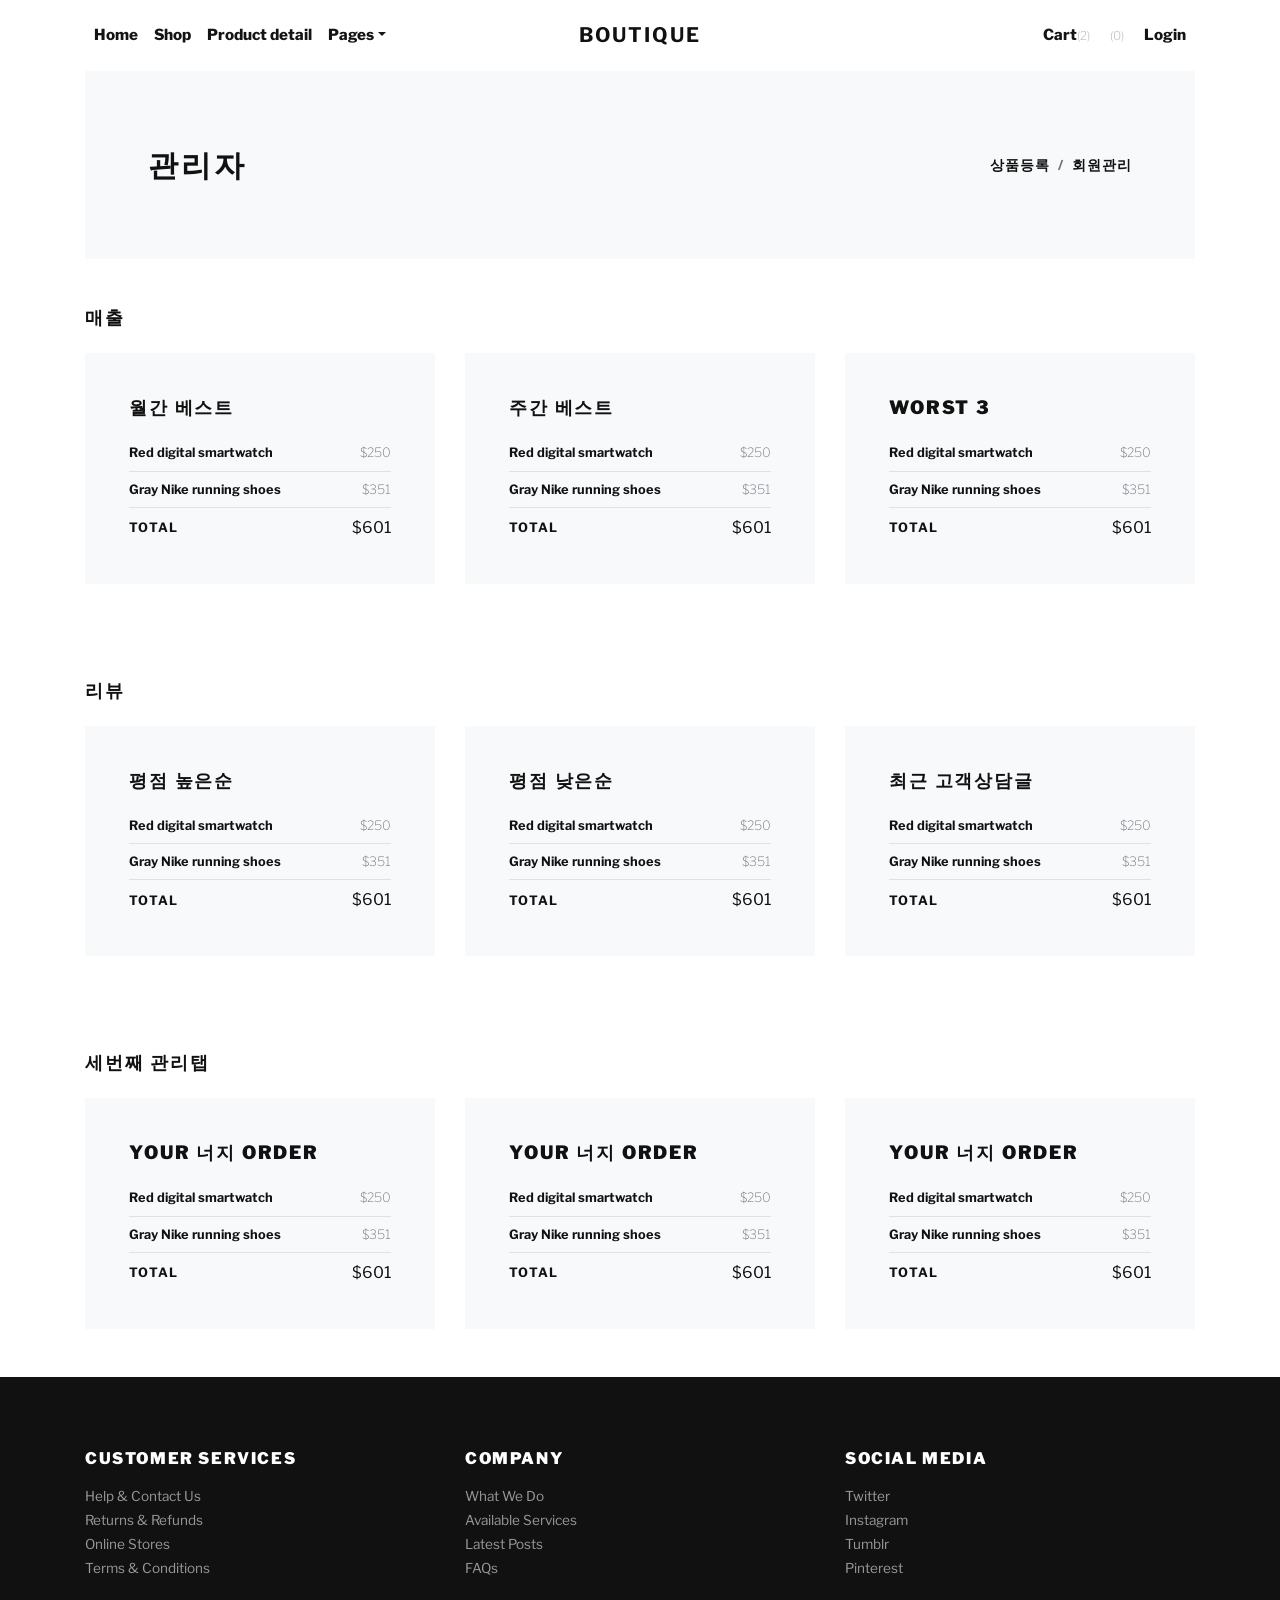
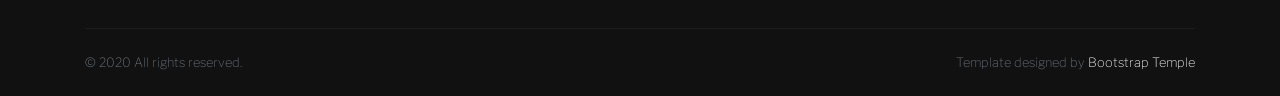
<file: TeamProject/WebContent/admin.html>
<!DOCTYPE html>
<html>
<head>
<meta charset="utf-8">
<meta http-equiv="X-UA-Compatible" content="IE=edge">
    <title>Boutique | Ecommerce bootstrap template</title>
<meta name="description" content="">
<meta name="viewport" content="width=device-width, initial-scale=1">
<meta name="robots" content="all,follow">
	<!-- Bootstrap CSS-->
<link rel="stylesheet" href="vendor/bootstrap/css/bootstrap.min.css">
	<!-- Lightbox-->
<link rel="stylesheet" href="vendor/lightbox2/css/lightbox.min.css">
	<!-- Range slider-->
<link rel="stylesheet" href="vendor/nouislider/nouislider.min.css">
	<!-- Bootstrap select-->
<link rel="stylesheet" href="vendor/bootstrap-select/css/bootstrap-select.min.css">
    <!-- Owl Carousel-->
<link rel="stylesheet" href="vendor/owl.carousel2/assets/owl.carousel.min.css">
<link rel="stylesheet" href="vendor/owl.carousel2/assets/owl.theme.default.css">
    <!-- Google fonts-->
<link rel="stylesheet" href="https://fonts.googleapis.com/css2?family=Libre+Franklin:wght@300;400;700&amp;display=swap">
<link rel="stylesheet" href="https://fonts.googleapis.com/css2?family=Martel+Sans:wght@300;400;800&amp;display=swap">
    <!-- theme stylesheet-->
<link rel="stylesheet" href="css/style.default.css" id="theme-stylesheet">
    <!-- Custom stylesheet - for your changes-->
<link rel="stylesheet" href="css/custom.css">
    <!-- Favicon-->
<link rel="shortcut icon" href="img/favicon.png">
    <!-- Tweaks for older IEs--><!--[if lt IE 9]>
        <script src="https://oss.maxcdn.com/html5shiv/3.7.3/html5shiv.min.js"></script>
        <script src="https://oss.maxcdn.com/respond/1.4.2/respond.min.js"></script><![endif]-->
</head>


  <body>
    <div class="page-holder">
      <!-- navbar-->
      <header class="header bg-white">
        <div class="container px-0 px-lg-3">
          <nav class="navbar navbar-expand-lg navbar-light py-3 px-lg-0"><a class="navbar-brand" href="index.html"><span class="font-weight-bold text-uppercase text-dark">Boutique</span></a>
            <button class="navbar-toggler navbar-toggler-right" type="button" data-toggle="collapse" data-target="#navbarSupportedContent" aria-controls="navbarSupportedContent" aria-expanded="false" aria-label="Toggle navigation"><span class="navbar-toggler-icon"></span></button>
            <div class="collapse navbar-collapse" id="navbarSupportedContent">
              <ul class="navbar-nav mr-auto">
                <li class="nav-item">
                  <!-- Link--><a class="nav-link" href="index.html">Home</a>
                </li>
                <li class="nav-item">
                  <!-- Link--><a class="nav-link" href="shop.html">Shop</a>
                </li>
                <li class="nav-item">
                  <!-- Link--><a class="nav-link" href="detail.html">Product detail</a>
                </li>
                <li class="nav-item dropdown"><a class="nav-link dropdown-toggle" id="pagesDropdown" href="#" data-toggle="dropdown" aria-haspopup="true" aria-expanded="false">Pages</a>
                  <div class="dropdown-menu mt-3" aria-labelledby="pagesDropdown"><a class="dropdown-item border-0 transition-link" href="index.html">Homepage</a><a class="dropdown-item border-0 transition-link" href="shop.html">Category</a><a class="dropdown-item border-0 transition-link" href="detail.html">Product detail</a><a class="dropdown-item border-0 transition-link" href="cart.html">Shopping cart</a><a class="dropdown-item border-0 transition-link" href="checkout.html">Checkout</a></div>
                </li>
              </ul>
              <ul class="navbar-nav ml-auto">               
                <li class="nav-item"><a class="nav-link" href="cart.html"> <i class="fas fa-dolly-flatbed mr-1 text-gray"></i>Cart<small class="text-gray">(2)</small></a></li>
                <li class="nav-item"><a class="nav-link" href="#"> <i class="far fa-heart mr-1"></i><small class="text-gray"> (0)</small></a></li>
                <li class="nav-item"><a class="nav-link" href="#"> <i class="fas fa-user-alt mr-1 text-gray"></i>Login</a></li>
              </ul>
            </div>
          </nav>
        </div>
      </header>
      
      
      <!--  Modal -->
<div class="container">
<!-- HERO SECTION-->

<section class="py-5 bg-light">
 <div class="container">
  <div class="row px-4 px-lg-5 py-lg-4 align-items-center">
   <div class="col-lg-6">
    <h1 class="h2 text-uppercase mb-0">관리자</h1>
   </div>
 <div class="col-lg-6 text-lg-right">
  <nav aria-label="breadcrumb">
   <ol class="breadcrumb justify-content-lg-end mb-0 px-0">
    <li class="breadcrumb-item"><a href="#">상품등록</a></li>
    <li class="breadcrumb-item"><a href="#">회원관리</a></li>
   </ol>
  </nav>
 </div>
   <div class="col-lg-6 text-lg-right">
    <nav aria-label="breadcrumb"></nav>
   </div>
  </div>
 </div>
</section>


<section class="py-5">
<h2 class="h5 text-uppercase mb-4">매출</h2>
<div class="row">            
            
<div class="col-lg-4">
 <div class="card border-0 rounded-0 p-lg-4 bg-light">
  <div class="card-body">
<h5 class="text-uppercase mb-4">월간 베스트</h5>
<ul class="list-unstyled mb-0">
 <li class="d-flex align-items-center justify-content-between"><strong class="small font-weight-bold">Red digital smartwatch</strong><span class="text-muted small">$250</span></li>
 <li class="border-bottom my-2"></li>
 <li class="d-flex align-items-center justify-content-between"><strong class="small font-weight-bold">Gray Nike running shoes</strong><span class="text-muted small">$351</span></li>
 <li class="border-bottom my-2"></li>
 <li class="d-flex align-items-center justify-content-between"><strong class="text-uppercase small font-weight-bold">Total</strong><span>$601</span></li>
</ul>
  </div>
 </div>
</div>

<div class="col-lg-4">
 <div class="card border-0 rounded-0 p-lg-4 bg-light">
  <div class="card-body">
<h5 class="text-uppercase mb-4">주간 베스트</h5>
<ul class="list-unstyled mb-0">
 <li class="d-flex align-items-center justify-content-between"><strong class="small font-weight-bold">Red digital smartwatch</strong><span class="text-muted small">$250</span></li>
 <li class="border-bottom my-2"></li>
 <li class="d-flex align-items-center justify-content-between"><strong class="small font-weight-bold">Gray Nike running shoes</strong><span class="text-muted small">$351</span></li>
 <li class="border-bottom my-2"></li>
 <li class="d-flex align-items-center justify-content-between"><strong class="text-uppercase small font-weight-bold">Total</strong><span>$601</span></li>
</ul>
  </div>
 </div>
</div>

<div class="col-lg-4">
 <div class="card border-0 rounded-0 p-lg-4 bg-light">
  <div class="card-body">
<h5 class="text-uppercase mb-4">WORST 3</h5>
<ul class="list-unstyled mb-0">
 <li class="d-flex align-items-center justify-content-between"><strong class="small font-weight-bold">Red digital smartwatch</strong><span class="text-muted small">$250</span></li>
 <li class="border-bottom my-2"></li>
 <li class="d-flex align-items-center justify-content-between"><strong class="small font-weight-bold">Gray Nike running shoes</strong><span class="text-muted small">$351</span></li>
 <li class="border-bottom my-2"></li>
 <li class="d-flex align-items-center justify-content-between"><strong class="text-uppercase small font-weight-bold">Total</strong><span>$601</span></li>
</ul>
  </div>
 </div>
</div>
</div>
</section>

<section class="py-5">
<h2 class="h5 text-uppercase mb-4">리뷰</h2>
<div class="row">            
            
<div class="col-lg-4">
 <div class="card border-0 rounded-0 p-lg-4 bg-light">
  <div class="card-body">
<h5 class="text-uppercase mb-4">평점 높은순</h5>
<ul class="list-unstyled mb-0">
 <li class="d-flex align-items-center justify-content-between"><strong class="small font-weight-bold">Red digital smartwatch</strong><span class="text-muted small">$250</span></li>
 <li class="border-bottom my-2"></li>
 <li class="d-flex align-items-center justify-content-between"><strong class="small font-weight-bold">Gray Nike running shoes</strong><span class="text-muted small">$351</span></li>
 <li class="border-bottom my-2"></li>
 <li class="d-flex align-items-center justify-content-between"><strong class="text-uppercase small font-weight-bold">Total</strong><span>$601</span></li>
</ul>
  </div>
 </div>
</div>

<div class="col-lg-4">
 <div class="card border-0 rounded-0 p-lg-4 bg-light">
  <div class="card-body">
<h5 class="text-uppercase mb-4">평점 낮은순</h5>
<ul class="list-unstyled mb-0">
 <li class="d-flex align-items-center justify-content-between"><strong class="small font-weight-bold">Red digital smartwatch</strong><span class="text-muted small">$250</span></li>
 <li class="border-bottom my-2"></li>
 <li class="d-flex align-items-center justify-content-between"><strong class="small font-weight-bold">Gray Nike running shoes</strong><span class="text-muted small">$351</span></li>
 <li class="border-bottom my-2"></li>
 <li class="d-flex align-items-center justify-content-between"><strong class="text-uppercase small font-weight-bold">Total</strong><span>$601</span></li>
</ul>
  </div>
 </div>
</div>

<div class="col-lg-4">
 <div class="card border-0 rounded-0 p-lg-4 bg-light">
  <div class="card-body">
<h5 class="text-uppercase mb-4">최근 고객상담글</h5>
<ul class="list-unstyled mb-0">
 <li class="d-flex align-items-center justify-content-between"><strong class="small font-weight-bold">Red digital smartwatch</strong><span class="text-muted small">$250</span></li>
 <li class="border-bottom my-2"></li>
 <li class="d-flex align-items-center justify-content-between"><strong class="small font-weight-bold">Gray Nike running shoes</strong><span class="text-muted small">$351</span></li>
 <li class="border-bottom my-2"></li>
 <li class="d-flex align-items-center justify-content-between"><strong class="text-uppercase small font-weight-bold">Total</strong><span>$601</span></li>
</ul>
  </div>
 </div>
</div>
</div>
</section>

<section class="py-5">
<h2 class="h5 text-uppercase mb-4">세번째 관리탭</h2>
<div class="row">            
            
<div class="col-lg-4">
 <div class="card border-0 rounded-0 p-lg-4 bg-light">
  <div class="card-body">
<h5 class="text-uppercase mb-4">Your 너지 order</h5>
<ul class="list-unstyled mb-0">
 <li class="d-flex align-items-center justify-content-between"><strong class="small font-weight-bold">Red digital smartwatch</strong><span class="text-muted small">$250</span></li>
 <li class="border-bottom my-2"></li>
 <li class="d-flex align-items-center justify-content-between"><strong class="small font-weight-bold">Gray Nike running shoes</strong><span class="text-muted small">$351</span></li>
 <li class="border-bottom my-2"></li>
 <li class="d-flex align-items-center justify-content-between"><strong class="text-uppercase small font-weight-bold">Total</strong><span>$601</span></li>
</ul>
  </div>
 </div>
</div>

<div class="col-lg-4">
 <div class="card border-0 rounded-0 p-lg-4 bg-light">
  <div class="card-body">
<h5 class="text-uppercase mb-4">Your 너지 order</h5>
<ul class="list-unstyled mb-0">
 <li class="d-flex align-items-center justify-content-between"><strong class="small font-weight-bold">Red digital smartwatch</strong><span class="text-muted small">$250</span></li>
 <li class="border-bottom my-2"></li>
 <li class="d-flex align-items-center justify-content-between"><strong class="small font-weight-bold">Gray Nike running shoes</strong><span class="text-muted small">$351</span></li>
 <li class="border-bottom my-2"></li>
 <li class="d-flex align-items-center justify-content-between"><strong class="text-uppercase small font-weight-bold">Total</strong><span>$601</span></li>
</ul>
  </div>
 </div>
</div>

<div class="col-lg-4">
 <div class="card border-0 rounded-0 p-lg-4 bg-light">
  <div class="card-body">
<h5 class="text-uppercase mb-4">Your 너지 order</h5>
<ul class="list-unstyled mb-0">
 <li class="d-flex align-items-center justify-content-between"><strong class="small font-weight-bold">Red digital smartwatch</strong><span class="text-muted small">$250</span></li>
 <li class="border-bottom my-2"></li>
 <li class="d-flex align-items-center justify-content-between"><strong class="small font-weight-bold">Gray Nike running shoes</strong><span class="text-muted small">$351</span></li>
 <li class="border-bottom my-2"></li>
 <li class="d-flex align-items-center justify-content-between"><strong class="text-uppercase small font-weight-bold">Total</strong><span>$601</span></li>
</ul>
  </div>
 </div>
</div>
</div>
</section>



</div>
<!--         </section> -->
</div>
      
      
      
      <footer class="bg-dark text-white">
        <div class="container py-4">
          <div class="row py-5">
            <div class="col-md-4 mb-3 mb-md-0">
              <h6 class="text-uppercase mb-3">Customer services</h6>
              <ul class="list-unstyled mb-0">
                <li><a class="footer-link" href="#">Help &amp; Contact Us</a></li>
                <li><a class="footer-link" href="#">Returns &amp; Refunds</a></li>
                <li><a class="footer-link" href="#">Online Stores</a></li>
                <li><a class="footer-link" href="#">Terms &amp; Conditions</a></li>
              </ul>
            </div>
            <div class="col-md-4 mb-3 mb-md-0">
              <h6 class="text-uppercase mb-3">Company</h6>
              <ul class="list-unstyled mb-0">
                <li><a class="footer-link" href="#">What We Do</a></li>
                <li><a class="footer-link" href="#">Available Services</a></li>
                <li><a class="footer-link" href="#">Latest Posts</a></li>
                <li><a class="footer-link" href="#">FAQs</a></li>
              </ul>
            </div>
            <div class="col-md-4">
              <h6 class="text-uppercase mb-3">Social media</h6>
              <ul class="list-unstyled mb-0">
                <li><a class="footer-link" href="#">Twitter</a></li>
                <li><a class="footer-link" href="#">Instagram</a></li>
                <li><a class="footer-link" href="#">Tumblr</a></li>
                <li><a class="footer-link" href="#">Pinterest</a></li>
              </ul>
            </div>
          </div>
          <div class="border-top pt-4" style="border-color: #1d1d1d !important">
            <div class="row">
              <div class="col-lg-6">
                <p class="small text-muted mb-0">&copy; 2020 All rights reserved.</p>
              </div>
              <div class="col-lg-6 text-lg-right">
                <p class="small text-muted mb-0">Template designed by <a class="text-white reset-anchor" href="https://bootstraptemple.com/p/bootstrap-ecommerce">Bootstrap Temple</a></p>
              </div>
            </div>
          </div>
        </div>
      </footer>
      <!-- JavaScript files-->
      <script src="vendor/jquery/jquery.min.js"></script>
      <script src="vendor/bootstrap/js/bootstrap.bundle.min.js"></script>
      <script src="vendor/lightbox2/js/lightbox.min.js"></script>
      <script src="vendor/nouislider/nouislider.min.js"></script>
      <script src="vendor/bootstrap-select/js/bootstrap-select.min.js"></script>
      <script src="vendor/owl.carousel2/owl.carousel.min.js"></script>
      <script src="vendor/owl.carousel2.thumbs/owl.carousel2.thumbs.min.js"></script>
      <script src="js/front.js"></script>
      <script>
        // ------------------------------------------------------- //
        //   Inject SVG Sprite - 
        //   see more here 
        //   https://css-tricks.com/ajaxing-svg-sprite/
        // ------------------------------------------------------ //
        function injectSvgSprite(path) {
        
            var ajax = new XMLHttpRequest();
            ajax.open("GET", path, true);
            ajax.send();
            ajax.onload = function(e) {
            var div = document.createElement("div");
            div.className = 'd-none';
            div.innerHTML = ajax.responseText;
            document.body.insertBefore(div, document.body.childNodes[0]);
            }
        }
        // this is set to BootstrapTemple website as you cannot 
        // inject local SVG sprite (using only 'icons/orion-svg-sprite.svg' path)
        // while using file:// protocol
        // pls don't forget to change to your domain :)
        injectSvgSprite('https://bootstraptemple.com/files/icons/orion-svg-sprite.svg'); 
        
      </script>
      <!-- FontAwesome CSS - loading as last, so it doesn't block rendering-->
<!--       <link rel="stylesheet" href="https://use.fontawesome.com/releases/v5.7.1/css/all.css" integrity="sha384-fnmOCqbTlWIlj8LyTjo7mOUStjsKC4pOpQbqyi7RrhN7udi9RwhKkMHpvLbHG9Sr" crossorigin="anonymous"> -->
  </body>
</html>
</file>
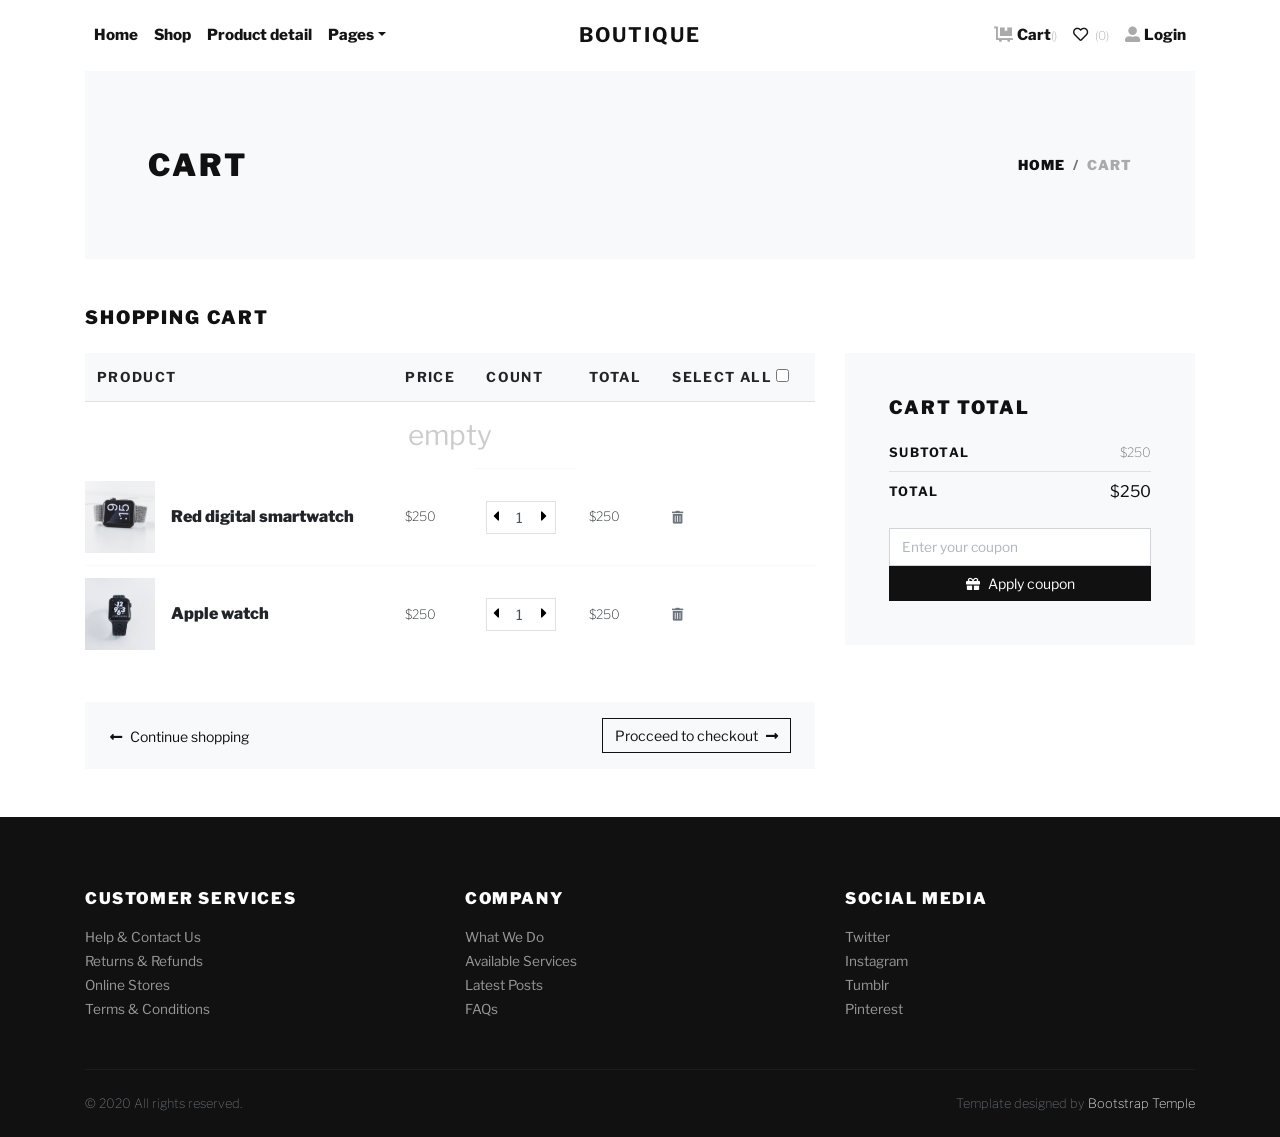
<file: TeamProject/WebContent/cart.html>
<!DOCTYPE html>
<html>
  <head>
    <meta charset="utf-8">
    <meta http-equiv="X-UA-Compatible" content="IE=edge">
    <title>Boutique | Ecommerce bootstrap template</title>
    <meta name="description" content="">
    <meta name="viewport" content="width=device-width, initial-scale=1">
    <meta name="robots" content="all,follow">
    <!-- Bootstrap CSS-->
    <link rel="stylesheet" href="vendor/bootstrap/css/bootstrap.min.css">
    <!-- Lightbox-->
    <link rel="stylesheet" href="vendor/lightbox2/css/lightbox.min.css">
    <!-- Range slider-->
    <link rel="stylesheet" href="vendor/nouislider/nouislider.min.css">
    <!-- Bootstrap select-->
    <link rel="stylesheet" href="vendor/bootstrap-select/css/bootstrap-select.min.css">
    <!-- Owl Carousel-->
    <link rel="stylesheet" href="vendor/owl.carousel2/assets/owl.carousel.min.css">
    <link rel="stylesheet" href="vendor/owl.carousel2/assets/owl.theme.default.css">
    <!-- Google fonts-->
    <link rel="stylesheet" href="https://fonts.googleapis.com/css2?family=Libre+Franklin:wght@300;400;700&amp;display=swap">
    <link rel="stylesheet" href="https://fonts.googleapis.com/css2?family=Martel+Sans:wght@300;400;800&amp;display=swap">
    <!-- theme stylesheet-->
    <link rel="stylesheet" href="css/style.default.css" id="theme-stylesheet">
    <!-- Custom stylesheet - for your changes-->
    <link rel="stylesheet" href="css/custom.css">
    <!-- Favicon-->
    <link rel="shortcut icon" href="img/favicon.png">
    <!-- Tweaks for older IEs--><!--[if lt IE 9]>
        <script src="https://oss.maxcdn.com/html5shiv/3.7.3/html5shiv.min.js"></script>
        <script src="https://oss.maxcdn.com/respond/1.4.2/respond.min.js"></script><![endif]-->
  
  <style type="text/css">
   .empt {color: #ccc;
   font-size: 28px;
   font-weight: normal;
   text-align: center;}
  
  
  
  </style>  
  </head>
  <body>
    <div class="page-holder">
      <!-- navbar-->
      <header class="header bg-white">
        <div class="container px-0 px-lg-3">
          <nav class="navbar navbar-expand-lg navbar-light py-3 px-lg-0"><a class="navbar-brand" href="index.html"><span class="font-weight-bold text-uppercase text-dark">Boutique</span></a>
            <button class="navbar-toggler navbar-toggler-right" type="button" data-toggle="collapse" data-target="#navbarSupportedContent" aria-controls="navbarSupportedContent" aria-expanded="false" aria-label="Toggle navigation"><span class="navbar-toggler-icon"></span></button>
            <div class="collapse navbar-collapse" id="navbarSupportedContent">
              <ul class="navbar-nav mr-auto">
                <li class="nav-item">
                  <!-- Link--><a class="nav-link" href="index.html">Home</a>
                </li>
                <li class="nav-item">
                  <!-- Link--><a class="nav-link" href="shop.html">Shop</a>
                </li>
                <li class="nav-item">
                  <!-- Link--><a class="nav-link" href="detail.html">Product detail</a>
                </li>
                <li class="nav-item dropdown"><a class="nav-link dropdown-toggle" id="pagesDropdown" href="#" data-toggle="dropdown" aria-haspopup="true" aria-expanded="false">Pages</a>
                  <div class="dropdown-menu mt-3" aria-labelledby="pagesDropdown"><a class="dropdown-item border-0 transition-link" href="index.html">Homepage</a><a class="dropdown-item border-0 transition-link" href="shop.html">Category</a><a class="dropdown-item border-0 transition-link" href="detail.html">Product detail</a><a class="dropdown-item border-0 transition-link" href="cart.html">Shopping cart</a><a class="dropdown-item border-0 transition-link" href="checkout.html">Checkout</a></div>
                </li>
              </ul>
              <ul class="navbar-nav ml-auto">               
                <li class="nav-item"><a class="nav-link" href="cart.html"> <i class="fas fa-dolly-flatbed mr-1 text-gray"></i>Cart<small class="text-gray">()</small></a></li>
                <li class="nav-item"><a class="nav-link" href="#"> <i class="far fa-heart mr-1"></i><small class="text-gray"> (0)</small></a></li>
                <li class="nav-item"><a class="nav-link" href="#"> <i class="fas fa-user-alt mr-1 text-gray"></i>Login</a></li>
              </ul>
            </div>
          </nav>
        </div>
      </header>
      <!--  Modal -->
      <div class="modal fade" id="productView" tabindex="-1" role="dialog" aria-hidden="true">
        <div class="modal-dialog modal-lg modal-dialog-centered" role="document">
          <div class="modal-content">
            <div class="modal-body p-0">
              <div class="row align-items-stretch">
                <div class="col-lg-6 p-lg-0"><a class="product-view d-block h-100 bg-cover bg-center" style="background: url(img/product-5.jpg)" href="img/product-5.jpg" data-lightbox="productview" title="Red digital smartwatch"></a><a class="d-none" href="img/product-5-alt-1.jpg" title="Red digital smartwatch" data-lightbox="productview"></a><a class="d-none" href="img/product-5-alt-2.jpg" title="Red digital smartwatch" data-lightbox="productview"></a></div>
                <div class="col-lg-6">
                  <button class="close p-4" type="button" data-dismiss="modal" aria-label="Close"><span aria-hidden="true">×</span></button>
                  <div class="p-5 my-md-4">
                    <ul class="list-inline mb-2">
                      <li class="list-inline-item m-0"><i class="fas fa-star small text-warning"></i></li>
                      <li class="list-inline-item m-0"><i class="fas fa-star small text-warning"></i></li>
                      <li class="list-inline-item m-0"><i class="fas fa-star small text-warning"></i></li>
                      <li class="list-inline-item m-0"><i class="fas fa-star small text-warning"></i></li>
                      <li class="list-inline-item m-0"><i class="fas fa-star small text-warning"></i></li>
                    </ul>
                    <h2 class="h4">Red digital smartwatch</h2>
                    <p class="text-muted">$250</p>
                    <p class="text-small mb-4">Lorem ipsum dolor sit amet, consectetur adipiscing elit. In ut ullamcorper leo, eget euismod orci. Cum sociis natoque penatibus et magnis dis parturient montes nascetur ridiculus mus. Vestibulum ultricies aliquam convallis.</p>
                    <div class="row align-items-stretch mb-4">
                      <div class="col-sm-7 pr-sm-0">
                        <div class="border d-flex align-items-center justify-content-between py-1 px-3"><span class="small text-uppercase text-gray mr-4 no-select">Quantity</span>
                          <div class="quantity">
                            <button class="dec-btn p-0"><i class="fas fa-caret-left"></i></button>
                            <input class="form-control border-0 shadow-0 p-0" type="text" value="1">
                            <button class="inc-btn p-0"><i class="fas fa-caret-right"></i></button>
                          </div>
                        </div>
                      </div>
                      <div class="col-sm-5 pl-sm-0"><a class="btn btn-dark btn-sm btn-block h-100 d-flex align-items-center justify-content-center px-0" href="cart.html">Add to cart</a></div>
                    </div><a class="btn btn-link text-dark p-0" href="#"><i class="far fa-heart mr-2"></i>Add to wish list</a>
                  </div>
                </div>
              </div>
            </div>
          </div>
        </div>
      </div>
      <div class="container">
        <!-- HERO SECTION-->
        <section class="py-5 bg-light">
          <div class="container">
            <div class="row px-4 px-lg-5 py-lg-4 align-items-center">
              <div class="col-lg-6">
                <h1 class="h2 text-uppercase mb-0">Cart</h1>
              </div>
              <div class="col-lg-6 text-lg-right">
                <nav aria-label="breadcrumb">
                  <ol class="breadcrumb justify-content-lg-end mb-0 px-0">
                    <li class="breadcrumb-item"><a href="index.html">Home</a></li>
                    <li class="breadcrumb-item active" aria-current="page">Cart</li>
                  </ol>
                </nav>
              </div>
            </div>
          </div>
        </section>
        <section class="py-5">
          <h2 class="h5 text-uppercase mb-4">Shopping cart</h2>
          <div class="row">
            <div class="col-lg-8 mb-4 mb-lg-0">
              <!-- CART TABLE-->
              <div class="table-responsive mb-4">
                <table class="table">
                  <thead class="bg-light">
                    <tr>
                      <th class="border-0" scope="col"> <strong class="text-small text-uppercase">Product</strong></th>
                      <th class="border-0" scope="col"> <strong class="text-small text-uppercase">Price</strong></th>
                      <th class="border-0" scope="col" style="width: -5px !important;" > <strong class="text-small text-uppercase">Count</strong></th>
                      <th class="border-0" scope="col"> <strong class="text-small text-uppercase">Total</strong></th>
                      <th class="border-0" scope="col"> <strong class="text-small text-uppercase">select all <input type="checkbox" name="all"></strong> 
                      </th>
                    </tr>
                  </thead>
                  <tbody>
<!--                   상품칸이 비워져 있을때 -->
                 <tr> 
                  	<th colspan="5" class="empt">                  	 
                   	 		empty            	 
                  	
                 	</th>                   	
                 </tr> 
<!--                  상품 가져올때 정렬 -->
                    <tr>
                      <th class="pl-0 border-0" scope="row">
                        <div class="media align-items-center"><a class="reset-anchor d-block animsition-link" href="detail.html"><img src="img/product-detail-3.jpg" alt="..." width="70"/></a>
                          <div class="media-body ml-3"><strong class="h6"><a class="reset-anchor animsition-link" href="detail.html">Red digital smartwatch</a></strong></div>
                        </div>
                      </th>
                      <td class="align-middle border-0">
                        <p class="mb-0 small">$250</p>
                      </td>
<!--                       원본 비율 -->
                     <!--  <td class="align-middle border-0">
                        <div class="border d-flex align-items-center justify-content-between px-3"><span class="small text-uppercase text-gray headings-font-family"></span>
                          <div class="quantity">
                            <button class="dec-btn p-0"><i class="fas fa-caret-left"></i></button>
                            <input class="form-control form-control-sm border-0 shadow-0 p-0" type="text" value="1"/>
                            <button class="inc-btn p-0"><i class="fas fa-caret-right"></i></button>
                          </div>
                        </div>
                      </td> -->
                      <td class="align-middle border-light">
                       <div class="border d-flex" style="width:70px !important;"><span class="small text-uppercase text-gray headings-font-family"></span>
                          <div class="quantity" style="width:70px !important;">
                            <button class="dec-btn"><i class="fas fa-caret-left"></i></button>
                            <input class="form-control form-control-sm border-0 shadow-0" type="text" value="1"/>
                            <button class="inc-btn"><i class="fas fa-caret-right"></i></button>
                          </div>
                        </div> 
                        
                        
                        
                        
                      </td>
                      <td class="align-middle border-0">
                        <p class="mb-0 small">$250</p>
                      </td>
                      <td class="align-middle border-0"><a class="reset-anchor" href="#"><i class="fas fa-trash-alt small text-muted"></i></a></td>
                    </tr>
                    <tr>
                      <th class="pl-0 border-light" scope="row">
                        <div class="media align-items-center"><a class="reset-anchor d-block animsition-link" href="detail.html"><img src="img/product-detail-2.jpg" alt="..." width="70"/></a>
                          <div class="media-body ml-3"><strong class="h6"><a class="reset-anchor animsition-link" href="detail.html">Apple watch</a></strong></div>
                        </div>
                      </th>
                      <td class="align-middle border-light">
                        <p class="mb-0 small">$250</p>
                      </td>
                      <td class="align-middle border-light">
                       <div class="border d-flex" style="width:70px !important;"><span class="small text-uppercase text-gray headings-font-family"></span>
                          <div class="quantity" style="width:70px !important;">
                            <button class="dec-btn"><i class="fas fa-caret-left"></i></button>
                            <input class="form-control form-control-sm border-0 shadow-0" type="text" value="1"/>
                            <button class="inc-btn"><i class="fas fa-caret-right"></i></button>
                          </div>
                        </div> 
                        
                        
                        
                        
                      </td>
                      <td class="align-middle border-light">
                        <p class="mb-0 small">$250</p>
                      </td>
                      <td class="align-middle border-light"><a class="reset-anchor" href="#"><i class="fas fa-trash-alt small text-muted"></i></a></td>
                    </tr>
                  </tbody>
                </table>
              </div>
              <!-- CART NAV-->
              <div class="bg-light px-4 py-3">
                <div class="row align-items-center text-center">
                  <div class="col-md-6 mb-3 mb-md-0 text-md-left"><a class="btn btn-link p-0 text-dark btn-sm" href="shop.html"><i class="fas fa-long-arrow-alt-left mr-2"> </i>Continue shopping</a></div>
                  <div class="col-md-6 text-md-right"><a class="btn btn-outline-dark btn-sm" href="checkout.html">Procceed to checkout<i class="fas fa-long-arrow-alt-right ml-2"></i></a></div>
                </div>
              </div>
            </div>
            <!-- ORDER TOTAL-->
            <div class="col-lg-4">
              <div class="card border-0 rounded-0 p-lg-4 bg-light">
                <div class="card-body">
                  <h5 class="text-uppercase mb-4">Cart total</h5>
                  <ul class="list-unstyled mb-0">
                    <li class="d-flex align-items-center justify-content-between"><strong class="text-uppercase small font-weight-bold">Subtotal</strong><span class="text-muted small">$250</span></li>
                    <li class="border-bottom my-2"></li>
                    <li class="d-flex align-items-center justify-content-between mb-4"><strong class="text-uppercase small font-weight-bold">Total</strong><span>$250</span></li>
                    <li>
                      <form action="#">
                        <div class="form-group mb-0">
                          <input class="form-control" type="text" placeholder="Enter your coupon">
                          <button class="btn btn-dark btn-sm btn-block" type="submit"> <i class="fas fa-gift mr-2"></i>Apply coupon</button>
                        </div>
                      </form>
                    </li>
                  </ul>
                </div>
              </div>
            </div>
          </div>
        </section>
      </div>
      <footer class="bg-dark text-white">
        <div class="container py-4">
          <div class="row py-5">
            <div class="col-md-4 mb-3 mb-md-0">
              <h6 class="text-uppercase mb-3">Customer services</h6>
              <ul class="list-unstyled mb-0">
                <li><a class="footer-link" href="#">Help &amp; Contact Us</a></li>
                <li><a class="footer-link" href="#">Returns &amp; Refunds</a></li>
                <li><a class="footer-link" href="#">Online Stores</a></li>
                <li><a class="footer-link" href="#">Terms &amp; Conditions</a></li>
              </ul>
            </div>
            <div class="col-md-4 mb-3 mb-md-0">
              <h6 class="text-uppercase mb-3">Company</h6>
              <ul class="list-unstyled mb-0">
                <li><a class="footer-link" href="#">What We Do</a></li>
                <li><a class="footer-link" href="#">Available Services</a></li>
                <li><a class="footer-link" href="#">Latest Posts</a></li>
                <li><a class="footer-link" href="#">FAQs</a></li>
              </ul>
            </div>
            <div class="col-md-4">
              <h6 class="text-uppercase mb-3">Social media</h6>
              <ul class="list-unstyled mb-0">
                <li><a class="footer-link" href="#">Twitter</a></li>
                <li><a class="footer-link" href="#">Instagram</a></li>
                <li><a class="footer-link" href="#">Tumblr</a></li>
                <li><a class="footer-link" href="#">Pinterest</a></li>
              </ul>
            </div>
          </div>
          <div class="border-top pt-4" style="border-color: #1d1d1d !important">
            <div class="row">
              <div class="col-lg-6">
                <p class="small text-muted mb-0">&copy; 2020 All rights reserved.</p>
              </div>
              <div class="col-lg-6 text-lg-right">
                <p class="small text-muted mb-0">Template designed by <a class="text-white reset-anchor" href="https://bootstraptemple.com/p/bootstrap-ecommerce">Bootstrap Temple</a></p>
              </div>
            </div>
          </div>
        </div>
      </footer>
      <!-- JavaScript files-->
      <script src="vendor/jquery/jquery.min.js"></script>
      <script src="vendor/bootstrap/js/bootstrap.bundle.min.js"></script>
      <script src="vendor/lightbox2/js/lightbox.min.js"></script>
      <script src="vendor/nouislider/nouislider.min.js"></script>
      <script src="vendor/bootstrap-select/js/bootstrap-select.min.js"></script>
      <script src="vendor/owl.carousel2/owl.carousel.min.js"></script>
      <script src="vendor/owl.carousel2.thumbs/owl.carousel2.thumbs.min.js"></script>
      <script src="js/front.js"></script>
      <script>
        // ------------------------------------------------------- //
        //   Inject SVG Sprite - 
        //   see more here 
        //   https://css-tricks.com/ajaxing-svg-sprite/
        // ------------------------------------------------------ //
        function injectSvgSprite(path) {
        
            var ajax = new XMLHttpRequest();
            ajax.open("GET", path, true);
            ajax.send();
            ajax.onload = function(e) {
            var div = document.createElement("div");
            div.className = 'd-none';
            div.innerHTML = ajax.responseText;
            document.body.insertBefore(div, document.body.childNodes[0]);
            }
        }
        // this is set to BootstrapTemple website as you cannot 
        // inject local SVG sprite (using only 'icons/orion-svg-sprite.svg' path)
        // while using file:// protocol
        // pls don't forget to change to your domain :)
        injectSvgSprite('https://bootstraptemple.com/files/icons/orion-svg-sprite.svg'); 
        
      </script>
      <!-- FontAwesome CSS - loading as last, so it doesn't block rendering-->
      <link rel="stylesheet" href="https://use.fontawesome.com/releases/v5.7.1/css/all.css" integrity="sha384-fnmOCqbTlWIlj8LyTjo7mOUStjsKC4pOpQbqyi7RrhN7udi9RwhKkMHpvLbHG9Sr" crossorigin="anonymous">
    </div>
  </body>
</html>
</file>
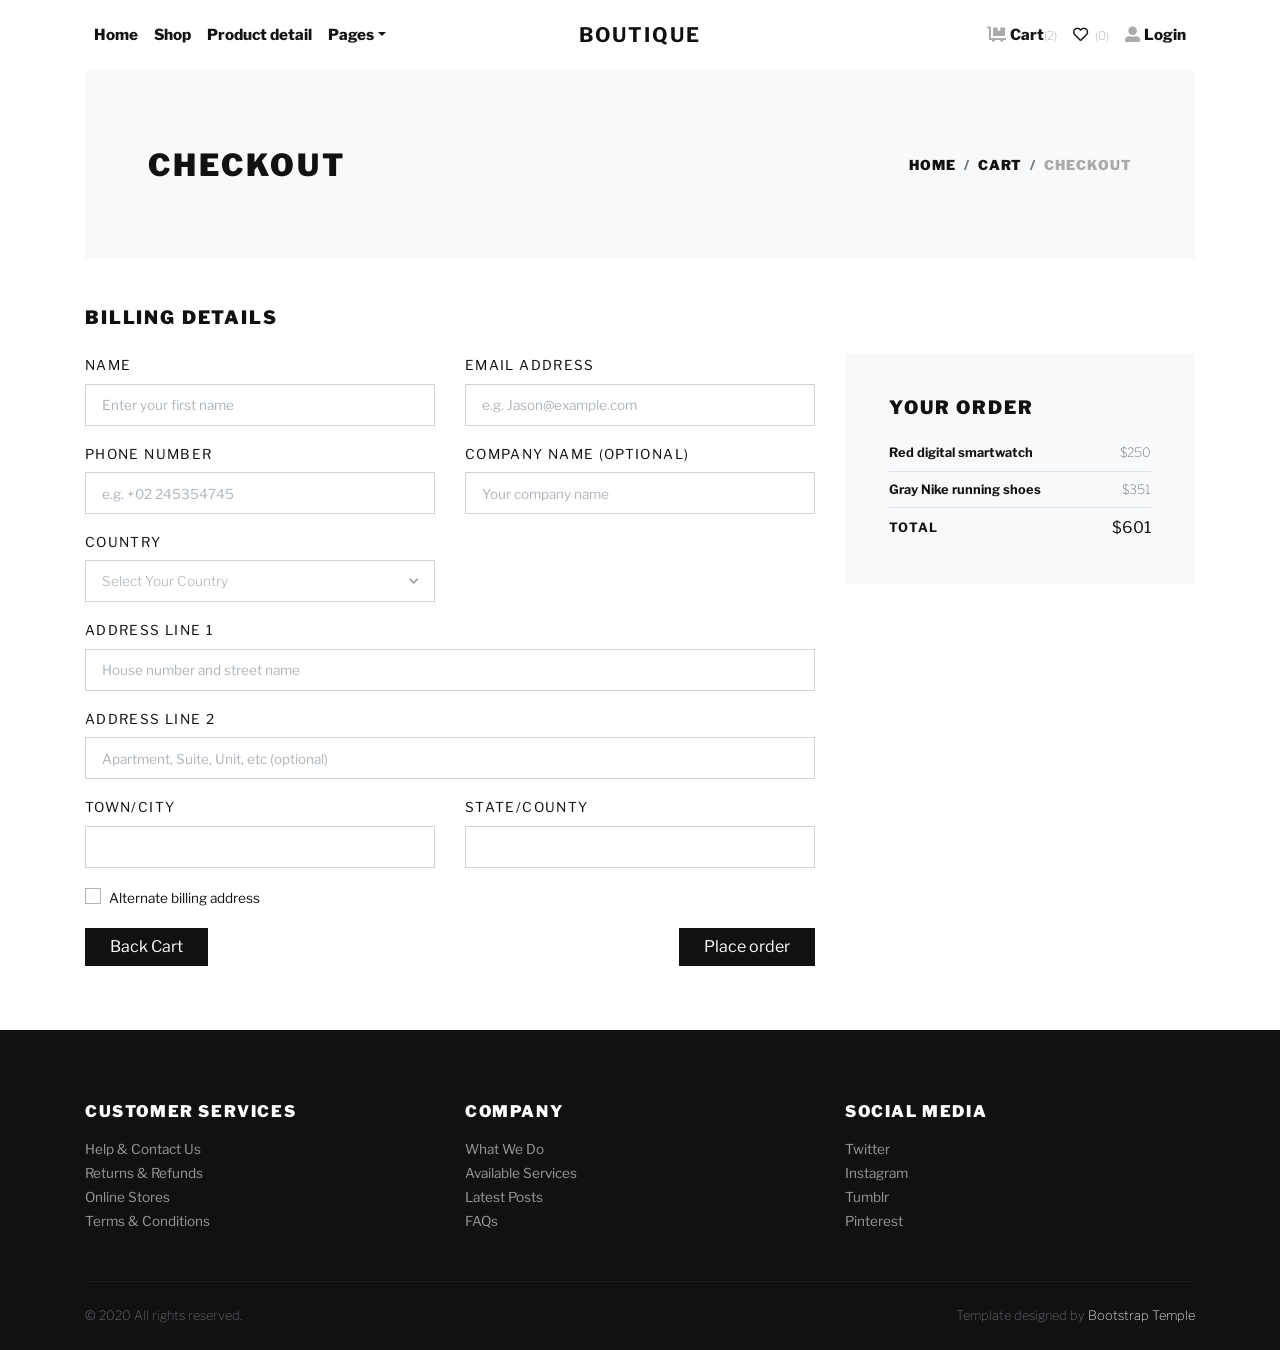
<file: TeamProject/WebContent/checkout.html>
<!DOCTYPE html>
<html>
  <head>
    <meta charset="utf-8">
    <meta http-equiv="X-UA-Compatible" content="IE=edge">
    <title>Boutique | Ecommerce bootstrap template</title>
    <meta name="description" content="">
    <meta name="viewport" content="width=device-width, initial-scale=1">
    <meta name="robots" content="all,follow">
    <!-- Bootstrap CSS-->
    <link rel="stylesheet" href="vendor/bootstrap/css/bootstrap.min.css">
    <!-- Lightbox-->
    <link rel="stylesheet" href="vendor/lightbox2/css/lightbox.min.css">
    <!-- Range slider-->
    <link rel="stylesheet" href="vendor/nouislider/nouislider.min.css">
    <!-- Bootstrap select-->
    <link rel="stylesheet" href="vendor/bootstrap-select/css/bootstrap-select.min.css">
    <!-- Owl Carousel-->
    <link rel="stylesheet" href="vendor/owl.carousel2/assets/owl.carousel.min.css">
    <link rel="stylesheet" href="vendor/owl.carousel2/assets/owl.theme.default.css">
    <!-- Google fonts-->
    <link rel="stylesheet" href="https://fonts.googleapis.com/css2?family=Libre+Franklin:wght@300;400;700&amp;display=swap">
    <link rel="stylesheet" href="https://fonts.googleapis.com/css2?family=Martel+Sans:wght@300;400;800&amp;display=swap">
    <!-- theme stylesheet-->
    <link rel="stylesheet" href="css/style.default.css" id="theme-stylesheet">
    <!-- Custom stylesheet - for your changes-->
    <link rel="stylesheet" href="css/custom.css">
    <!-- Favicon-->
    <link rel="shortcut icon" href="img/favicon.png">
    <!-- Tweaks for older IEs--><!--[if lt IE 9]>
        <script src="https://oss.maxcdn.com/html5shiv/3.7.3/html5shiv.min.js"></script>
        <script src="https://oss.maxcdn.com/respond/1.4.2/respond.min.js"></script><![endif]-->
        
        
  <style type="text/css">
  .btn-rgt {float: right;}
  
  </style>      
        
  </head>
  <body>
    <div class="page-holder">
      <!-- navbar-->
      <header class="header bg-white">
        <div class="container px-0 px-lg-3">
          <nav class="navbar navbar-expand-lg navbar-light py-3 px-lg-0"><a class="navbar-brand" href="index.html"><span class="font-weight-bold text-uppercase text-dark">Boutique</span></a>
            <button class="navbar-toggler navbar-toggler-right" type="button" data-toggle="collapse" data-target="#navbarSupportedContent" aria-controls="navbarSupportedContent" aria-expanded="false" aria-label="Toggle navigation"><span class="navbar-toggler-icon"></span></button>
            <div class="collapse navbar-collapse" id="navbarSupportedContent">
              <ul class="navbar-nav mr-auto">
                <li class="nav-item">
                  <!-- Link--><a class="nav-link" href="index.html">Home</a>
                </li>
                <li class="nav-item">
                  <!-- Link--><a class="nav-link" href="shop.html">Shop</a>
                </li>
                <li class="nav-item">
                  <!-- Link--><a class="nav-link" href="detail.html">Product detail</a>
                </li>
                <li class="nav-item dropdown"><a class="nav-link dropdown-toggle" id="pagesDropdown" href="#" data-toggle="dropdown" aria-haspopup="true" aria-expanded="false">Pages</a>
                  <div class="dropdown-menu mt-3" aria-labelledby="pagesDropdown"><a class="dropdown-item border-0 transition-link" href="index.html">Homepage</a><a class="dropdown-item border-0 transition-link" href="shop.html">Category</a><a class="dropdown-item border-0 transition-link" href="detail.html">Product detail</a><a class="dropdown-item border-0 transition-link" href="cart.html">Shopping cart</a><a class="dropdown-item border-0 transition-link" href="checkout.html">Checkout</a></div>
                </li>
              </ul>
              <ul class="navbar-nav ml-auto">               
                <li class="nav-item"><a class="nav-link" href="cart.html"> <i class="fas fa-dolly-flatbed mr-1 text-gray"></i>Cart<small class="text-gray">(2)</small></a></li>
                <li class="nav-item"><a class="nav-link" href="#"> <i class="far fa-heart mr-1"></i><small class="text-gray"> (0)</small></a></li>
                <li class="nav-item"><a class="nav-link" href="#"> <i class="fas fa-user-alt mr-1 text-gray"></i>Login</a></li>
              </ul>
            </div>
          </nav>
        </div>
      </header>
      <!--  Modal -->
      <div class="modal fade" id="productView" tabindex="-1" role="dialog" aria-hidden="true">
        <div class="modal-dialog modal-lg modal-dialog-centered" role="document">
          <div class="modal-content">
            <div class="modal-body p-0">
              <div class="row align-items-stretch">
                <div class="col-lg-6 p-lg-0"><a class="product-view d-block h-100 bg-cover bg-center" style="background: url(img/product-5.jpg)" href="img/product-5.jpg" data-lightbox="productview" title="Red digital smartwatch"></a><a class="d-none" href="img/product-5-alt-1.jpg" title="Red digital smartwatch" data-lightbox="productview"></a><a class="d-none" href="img/product-5-alt-2.jpg" title="Red digital smartwatch" data-lightbox="productview"></a></div>
                <div class="col-lg-6">
                  <button class="close p-4" type="button" data-dismiss="modal" aria-label="Close"><span aria-hidden="true">×</span></button>
                  <div class="p-5 my-md-4">
                    <ul class="list-inline mb-2">
                      <li class="list-inline-item m-0"><i class="fas fa-star small text-warning"></i></li>
                      <li class="list-inline-item m-0"><i class="fas fa-star small text-warning"></i></li>
                      <li class="list-inline-item m-0"><i class="fas fa-star small text-warning"></i></li>
                      <li class="list-inline-item m-0"><i class="fas fa-star small text-warning"></i></li>
                      <li class="list-inline-item m-0"><i class="fas fa-star small text-warning"></i></li>
                    </ul>
                    <h2 class="h4">Red digital smartwatch</h2>
                    <p class="text-muted">$250</p>
                    <p class="text-small mb-4">Lorem ipsum dolor sit amet, consectetur adipiscing elit. In ut ullamcorper leo, eget euismod orci. Cum sociis natoque penatibus et magnis dis parturient montes nascetur ridiculus mus. Vestibulum ultricies aliquam convallis.</p>
                    <div class="row align-items-stretch mb-4">
                      <div class="col-sm-7 pr-sm-0">
                        <div class="border d-flex align-items-center justify-content-between py-1 px-3"><span class="small text-uppercase text-gray mr-4 no-select">Quantity</span>
                          <div class="quantity">
                            <button class="dec-btn p-0"><i class="fas fa-caret-left"></i></button>
                            <input class="form-control border-0 shadow-0 p-0" type="text" value="1">
                            <button class="inc-btn p-0"><i class="fas fa-caret-right"></i></button>
                          </div>
                        </div>
                      </div>
                      <div class="col-sm-5 pl-sm-0"><a class="btn btn-dark btn-sm btn-block h-100 d-flex align-items-center justify-content-center px-0" href="cart.html">Add to cart</a></div>
                    </div><a class="btn btn-link text-dark p-0" href="#"><i class="far fa-heart mr-2"></i>Add to wish list</a>
                  </div>
                </div>
              </div>
            </div>
          </div>
        </div>
      </div>
      <div class="container">
        <!-- HERO SECTION-->
        <section class="py-5 bg-light">
          <div class="container">
            <div class="row px-4 px-lg-5 py-lg-4 align-items-center">
              <div class="col-lg-6">
                <h1 class="h2 text-uppercase mb-0">Checkout</h1>
              </div>
              <div class="col-lg-6 text-lg-right">
                <nav aria-label="breadcrumb">
                  <ol class="breadcrumb justify-content-lg-end mb-0 px-0">
                    <li class="breadcrumb-item"><a href="index.html">Home</a></li>
                    <li class="breadcrumb-item"><a href="cart.html">Cart</a></li>
                    <li class="breadcrumb-item active" aria-current="page">Checkout</li>
                  </ol>
                </nav>
              </div>
            </div>
          </div>
        </section>
        <section class="py-5">
          <!-- BILLING ADDRESS-->
          <h2 class="h5 text-uppercase mb-4">Billing details</h2>
          <div class="row">
            <div class="col-lg-8">
              <form action="#">
                <div class="row">
                  <div class="col-lg-6 form-group">
                    <label class="text-small text-uppercase" for="firstName">Name</label>
                    <input class="form-control form-control-lg" id="firstName" type="text" placeholder="Enter your first name">
                  </div>
<!--                   <div class="col-lg-6 form-group"> -->
<!--                     <label class="text-small text-uppercase" for="lastName">Last name</label> -->
<!--                     <input class="form-control form-control-lg" id="lastName" type="text" placeholder="Enter your last name"> -->
<!--                   </div> -->
                  <div class="col-lg-6 form-group">
                    <label class="text-small text-uppercase" for="email">Email address</label>
                    <input class="form-control form-control-lg" id="email" type="email" placeholder="e.g. Jason@example.com">
                  </div>
                  <div class="col-lg-6 form-group">
                    <label class="text-small text-uppercase" for="phone">Phone number</label>
                    <input class="form-control form-control-lg" id="phone" type="tel" placeholder="e.g. +02 245354745">
                  </div>
                  <div class="col-lg-6 form-group">
                    <label class="text-small text-uppercase" for="company">Company name (optional)</label>
                    <input class="form-control form-control-lg" id="company" type="text" placeholder="Your company name">
                  </div>
                  <div class="col-lg-6 form-group">
                    <label class="text-small text-uppercase" for="country">Country</label>
                    <select class="selectpicker country" id="country" data-width="fit" data-style="form-control form-control-lg" data-title="Select your country"></select>
                  </div>
                  <div class="col-lg-12 form-group">
                    <label class="text-small text-uppercase" for="address">Address line 1</label>
                    <input class="form-control form-control-lg" id="address" type="text" placeholder="House number and street name">
                  </div>
                  <div class="col-lg-12 form-group">
                    <label class="text-small text-uppercase" for="address">Address line 2</label>
                    <input class="form-control form-control-lg" id="addressalt" type="text" placeholder="Apartment, Suite, Unit, etc (optional)">
                  </div>
                  <div class="col-lg-6 form-group">
                    <label class="text-small text-uppercase" for="city">Town/City</label>
                    <input class="form-control form-control-lg" id="city" type="text">
                  </div>
                  <div class="col-lg-6 form-group">
                    <label class="text-small text-uppercase" for="state">State/County</label>
                    <input class="form-control form-control-lg" id="state" type="text">
                  </div>
                  <div class="col-lg-6 form-group">
                    <div class="custom-control custom-checkbox">
                      <input class="custom-control-input" id="alternateAddressCheckbox" type="checkbox">
                      <label class="custom-control-label text-small" for="alternateAddressCheckbox">Alternate billing address</label>
                    </div>
                  </div>
                  <div class="col-lg-12">
                    <div class="row d-none" id="alternateAddress">
                      <div class="col-12 mt-4">
                        <h2 class="h4 text-uppercase mb-4">Alternative billing details</h2>
                      </div>
                      <div class="col-lg-6 form-group">
                        <label class="text-small text-uppercase" for="firstName2">Name</label>
                        <input class="form-control form-control-lg" id="firstName2" type="text" placeholder="Enter your first name">
                      </div>
<!--                       <div class="col-lg-6 form-group"> -->
<!--                         <label class="text-small text-uppercase" for="lastName2">Last name</label> -->
<!--                         <input class="form-control form-control-lg" id="lastName2" type="text" placeholder="Enter your last name"> -->
<!--                       </div> -->
                      <div class="col-lg-6 form-group">
                        <label class="text-small text-uppercase" for="email2">Email address</label>
                        <input class="form-control form-control-lg" id="email2" type="email" placeholder="e.g. Jason@example.com">
                      </div>
                      <div class="col-lg-6 form-group">
                        <label class="text-small text-uppercase" for="phone2">Phone number</label>
                        <input class="form-control form-control-lg" id="phone2" type="tel" placeholder="e.g. +02 245354745">
                      </div>
                      <div class="col-lg-6 form-group">
                        <label class="text-small text-uppercase" for="company2">Company name (optional)</label>
                        <input class="form-control form-control-lg" id="company2" type="text" placeholder="Your company name">
                      </div>
                      <div class="col-lg-6 form-group">
                        <label class="text-small text-uppercase" for="country2">Country</label>
                        <select class="selectpicker country" id="country2" data-width="fit" data-style="form-control form-control-lg" data-title="Select your country"></select>
                      </div>
                      <div class="col-lg-12 form-group">
                        <label class="text-small text-uppercase" for="address2">Address line 1</label>
                        <input class="form-control form-control-lg" id="address2" type="text" placeholder="House number and street name">
                      </div>
                      <div class="col-lg-12 form-group">
                        <label class="text-small text-uppercase" for="address2">Address line 2</label>
                        <input class="form-control form-control-lg" id="addressalt2" type="text" placeholder="Apartment, Suite, Unit, etc (optional)">
                      </div>
                      <div class="col-lg-6 form-group">
                        <label class="text-small text-uppercase" for="city3">Town/City</label>
                        <input class="form-control form-control-lg" id="city3" type="text">
                      </div>
                      <div class="col-lg-6 form-group">
                        <label class="text-small text-uppercase" for="state4">State/County</label>
                        <input class="form-control form-control-lg" id="state4" type="text">
                      </div>
                    </div>
                  </div>
                  <div class="col-lg-12 form-group">
 					<button class="btn btn-dark" type="button">Back Cart</button>         
                    <button class="btn btn-dark btn-rgt" type="submit">Place order</button>        
                  </div>
                  
                </div>
              </form>
            </div>
            <!-- ORDER SUMMARY-->
            <div class="col-lg-4">
              <div class="card border-0 rounded-0 p-lg-4 bg-light">
                <div class="card-body">
                  <h5 class="text-uppercase mb-4">Your order</h5>
                  <ul class="list-unstyled mb-0">
                    <li class="d-flex align-items-center justify-content-between"><strong class="small font-weight-bold">Red digital smartwatch</strong><span class="text-muted small">$250</span></li>
                    <li class="border-bottom my-2"></li>
                    <li class="d-flex align-items-center justify-content-between"><strong class="small font-weight-bold">Gray Nike running shoes</strong><span class="text-muted small">$351</span></li>
                    <li class="border-bottom my-2"></li>
                    <li class="d-flex align-items-center justify-content-between"><strong class="text-uppercase small font-weight-bold">Total</strong><span>$601</span></li>
                  </ul>
                </div>
              </div>
            </div>
          </div>
        </section>
      </div>
      <footer class="bg-dark text-white">
        <div class="container py-4">
          <div class="row py-5">
            <div class="col-md-4 mb-3 mb-md-0">
              <h6 class="text-uppercase mb-3">Customer services</h6>
              <ul class="list-unstyled mb-0">
                <li><a class="footer-link" href="#">Help &amp; Contact Us</a></li>
                <li><a class="footer-link" href="#">Returns &amp; Refunds</a></li>
                <li><a class="footer-link" href="#">Online Stores</a></li>
                <li><a class="footer-link" href="#">Terms &amp; Conditions</a></li>
              </ul>
            </div>
            <div class="col-md-4 mb-3 mb-md-0">
              <h6 class="text-uppercase mb-3">Company</h6>
              <ul class="list-unstyled mb-0">
                <li><a class="footer-link" href="#">What We Do</a></li>
                <li><a class="footer-link" href="#">Available Services</a></li>
                <li><a class="footer-link" href="#">Latest Posts</a></li>
                <li><a class="footer-link" href="#">FAQs</a></li>
              </ul>
            </div>
            <div class="col-md-4">
              <h6 class="text-uppercase mb-3">Social media</h6>
              <ul class="list-unstyled mb-0">
                <li><a class="footer-link" href="#">Twitter</a></li>
                <li><a class="footer-link" href="#">Instagram</a></li>
                <li><a class="footer-link" href="#">Tumblr</a></li>
                <li><a class="footer-link" href="#">Pinterest</a></li>
              </ul>
            </div>
          </div>
          <div class="border-top pt-4" style="border-color: #1d1d1d !important">
            <div class="row">
              <div class="col-lg-6">
                <p class="small text-muted mb-0">&copy; 2020 All rights reserved.</p>
              </div>
              <div class="col-lg-6 text-lg-right">
                <p class="small text-muted mb-0">Template designed by <a class="text-white reset-anchor" href="https://bootstraptemple.com/p/bootstrap-ecommerce">Bootstrap Temple</a></p>
              </div>
            </div>
          </div>
        </div>
      </footer>
      <!-- JavaScript files-->
      <script src="vendor/jquery/jquery.min.js"></script>
      <script src="vendor/bootstrap/js/bootstrap.bundle.min.js"></script>
      <script src="vendor/lightbox2/js/lightbox.min.js"></script>
      <script src="vendor/nouislider/nouislider.min.js"></script>
      <script src="vendor/bootstrap-select/js/bootstrap-select.min.js"></script>
      <script src="vendor/owl.carousel2/owl.carousel.min.js"></script>
      <script src="vendor/owl.carousel2.thumbs/owl.carousel2.thumbs.min.js"></script>
      <script src="js/front.js"></script>
      <script>
        // ------------------------------------------------------- //
        //   Inject SVG Sprite - 
        //   see more here 
        //   https://css-tricks.com/ajaxing-svg-sprite/
        // ------------------------------------------------------ //
        function injectSvgSprite(path) {
        
            var ajax = new XMLHttpRequest();
            ajax.open("GET", path, true);
            ajax.send();
            ajax.onload = function(e) {
            var div = document.createElement("div");
            div.className = 'd-none';
            div.innerHTML = ajax.responseText;
            document.body.insertBefore(div, document.body.childNodes[0]);
            }
        }
        // this is set to BootstrapTemple website as you cannot 
        // inject local SVG sprite (using only 'icons/orion-svg-sprite.svg' path)
        // while using file:// protocol
        // pls don't forget to change to your domain :)
        injectSvgSprite('https://bootstraptemple.com/files/icons/orion-svg-sprite.svg'); 
        
      </script>
      <!-- FontAwesome CSS - loading as last, so it doesn't block rendering-->
      <link rel="stylesheet" href="https://use.fontawesome.com/releases/v5.7.1/css/all.css" integrity="sha384-fnmOCqbTlWIlj8LyTjo7mOUStjsKC4pOpQbqyi7RrhN7udi9RwhKkMHpvLbHG9Sr" crossorigin="anonymous">
    </div>
  </body>
</html>
</file>
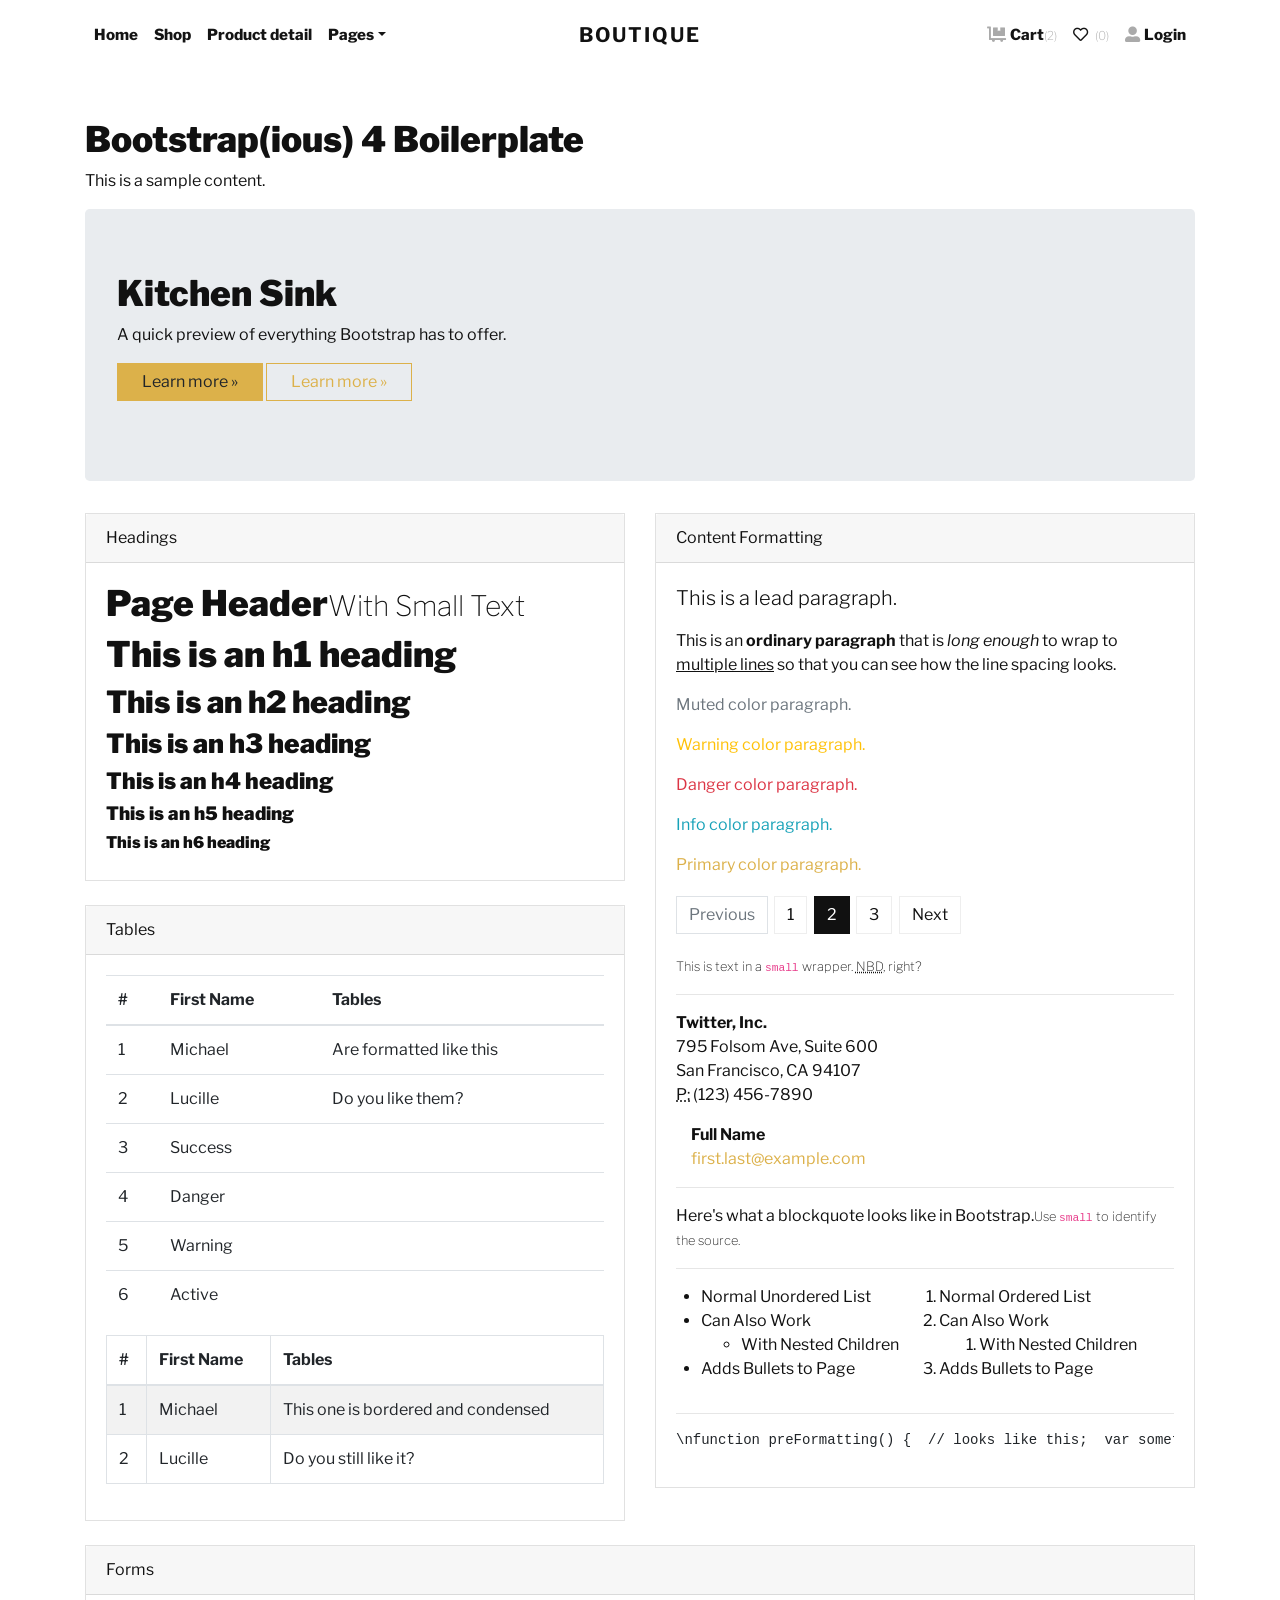
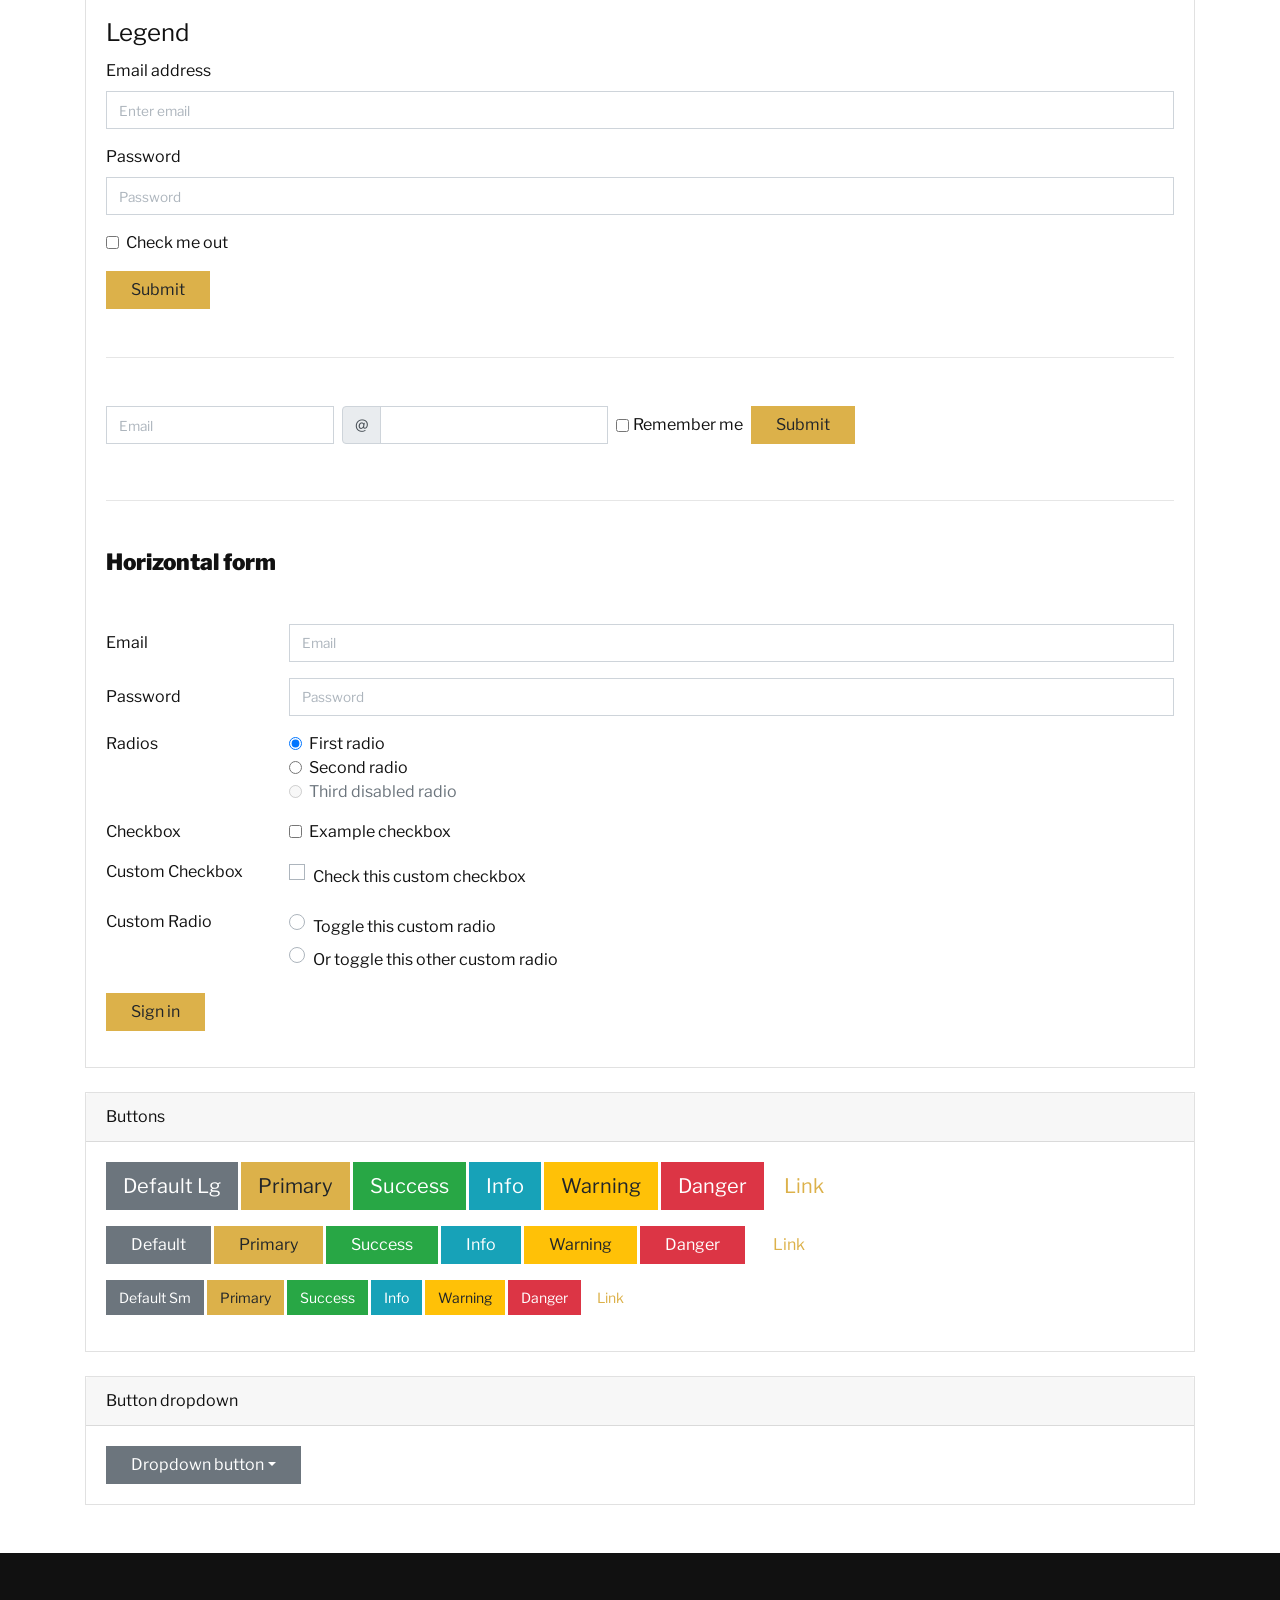
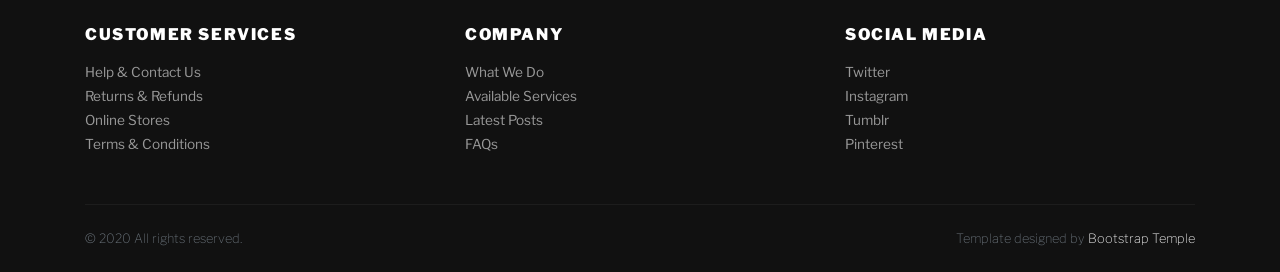
<file: TeamProject/WebContent/default.html>
<!DOCTYPE html>
<html>
  <head>
  <!-- 이 파일은 수정하지 마시고 복사해서 쓰시면 되요~ -->
    <meta charset="utf-8">
    <meta http-equiv="X-UA-Compatible" content="IE=edge">
    <title>Boutique | Ecommerce bootstrap template</title>
    <meta name="description" content="">
    <meta name="viewport" content="width=device-width, initial-scale=1">
    <meta name="robots" content="all,follow">
    <!-- Bootstrap CSS-->
    <link rel="stylesheet" href="vendor/bootstrap/css/bootstrap.min.css">
    <!-- Lightbox-->
    <link rel="stylesheet" href="vendor/lightbox2/css/lightbox.min.css">
    <!-- Range slider-->
    <link rel="stylesheet" href="vendor/nouislider/nouislider.min.css">
    <!-- Bootstrap select-->
    <link rel="stylesheet" href="vendor/bootstrap-select/css/bootstrap-select.min.css">
    <!-- Owl Carousel-->
    <link rel="stylesheet" href="vendor/owl.carousel2/assets/owl.carousel.min.css">
    <link rel="stylesheet" href="vendor/owl.carousel2/assets/owl.theme.default.css">
    <!-- Google fonts-->
    <link rel="stylesheet" href="https://fonts.googleapis.com/css2?family=Libre+Franklin:wght@300;400;700&amp;display=swap">
    <link rel="stylesheet" href="https://fonts.googleapis.com/css2?family=Martel+Sans:wght@300;400;800&amp;display=swap">
    <!-- theme stylesheet-->
    <link rel="stylesheet" href="css/style.default.css" id="theme-stylesheet">
    <!-- Custom stylesheet - for your changes-->
    <link rel="stylesheet" href="css/custom.css">
    <!-- Favicon-->
    <link rel="shortcut icon" href="img/favicon.png">
    <!-- Tweaks for older IEs--><!--[if lt IE 9]>
        <script src="https://oss.maxcdn.com/html5shiv/3.7.3/html5shiv.min.js"></script>
        <script src="https://oss.maxcdn.com/respond/1.4.2/respond.min.js"></script><![endif]-->
  </head>
  <body>
    <div class="page-holder">
      <!-- navbar-->
      <header class="header bg-white">
        <div class="container px-0 px-lg-3">
          <nav class="navbar navbar-expand-lg navbar-light py-3 px-lg-0"><a class="navbar-brand" href="index.html"><span class="font-weight-bold text-uppercase text-dark">Boutique</span></a>
            <button class="navbar-toggler navbar-toggler-right" type="button" data-toggle="collapse" data-target="#navbarSupportedContent" aria-controls="navbarSupportedContent" aria-expanded="false" aria-label="Toggle navigation"><span class="navbar-toggler-icon"></span></button>
            <div class="collapse navbar-collapse" id="navbarSupportedContent">
              <ul class="navbar-nav mr-auto">
                <li class="nav-item">
                  <!-- Link--><a class="nav-link" href="index.html">Home</a>
                </li>
                <li class="nav-item">
                  <!-- Link--><a class="nav-link" href="shop.html">Shop</a>
                </li>
                <li class="nav-item">
                  <!-- Link--><a class="nav-link" href="detail.html">Product detail</a>
                </li>
                <li class="nav-item dropdown"><a class="nav-link dropdown-toggle" id="pagesDropdown" href="#" data-toggle="dropdown" aria-haspopup="true" aria-expanded="false">Pages</a>
                  <div class="dropdown-menu mt-3" aria-labelledby="pagesDropdown"><a class="dropdown-item border-0 transition-link" href="index.html">Homepage</a><a class="dropdown-item border-0 transition-link" href="shop.html">Category</a><a class="dropdown-item border-0 transition-link" href="detail.html">Product detail</a><a class="dropdown-item border-0 transition-link" href="cart.html">Shopping cart</a><a class="dropdown-item border-0 transition-link" href="checkout.html">Checkout</a></div>
                </li>
              </ul>
              <ul class="navbar-nav ml-auto">               
                <li class="nav-item"><a class="nav-link" href="cart.html"> <i class="fas fa-dolly-flatbed mr-1 text-gray"></i>Cart<small class="text-gray">(2)</small></a></li>
                <li class="nav-item"><a class="nav-link" href="#"> <i class="far fa-heart mr-1"></i><small class="text-gray"> (0)</small></a></li>
                <li class="nav-item"><a class="nav-link" href="#"> <i class="fas fa-user-alt mr-1 text-gray"></i>Login</a></li>
              </ul>
            </div>
          </nav>
        </div>
      </header>
      <!--  Modal -->
      <div class="modal fade" id="productView" tabindex="-1" role="dialog" aria-hidden="true">
        <div class="modal-dialog modal-lg modal-dialog-centered" role="document">
          <div class="modal-content">
            <div class="modal-body p-0">
              <div class="row align-items-stretch">
                <div class="col-lg-6 p-lg-0"><a class="product-view d-block h-100 bg-cover bg-center" style="background: url(img/product-5.jpg)" href="img/product-5.jpg" data-lightbox="productview" title="Red digital smartwatch"></a><a class="d-none" href="img/product-5-alt-1.jpg" title="Red digital smartwatch" data-lightbox="productview"></a><a class="d-none" href="img/product-5-alt-2.jpg" title="Red digital smartwatch" data-lightbox="productview"></a></div>
                <div class="col-lg-6">
                  <button class="close p-4" type="button" data-dismiss="modal" aria-label="Close"><span aria-hidden="true">×</span></button>
                  <div class="p-5 my-md-4">
                    <ul class="list-inline mb-2">
                      <li class="list-inline-item m-0"><i class="fas fa-star small text-warning"></i></li>
                      <li class="list-inline-item m-0"><i class="fas fa-star small text-warning"></i></li>
                      <li class="list-inline-item m-0"><i class="fas fa-star small text-warning"></i></li>
                      <li class="list-inline-item m-0"><i class="fas fa-star small text-warning"></i></li>
                      <li class="list-inline-item m-0"><i class="fas fa-star small text-warning"></i></li>
                    </ul>
                    <h2 class="h4">Red digital smartwatch</h2>
                    <p class="text-muted">$250</p>
                    <p class="text-small mb-4">Lorem ipsum dolor sit amet, consectetur adipiscing elit. In ut ullamcorper leo, eget euismod orci. Cum sociis natoque penatibus et magnis dis parturient montes nascetur ridiculus mus. Vestibulum ultricies aliquam convallis.</p>
                    <div class="row align-items-stretch mb-4">
                      <div class="col-sm-7 pr-sm-0">
                        <div class="border d-flex align-items-center justify-content-between py-1 px-3"><span class="small text-uppercase text-gray mr-4 no-select">Quantity</span>
                          <div class="quantity">
                            <button class="dec-btn p-0"><i class="fas fa-caret-left"></i></button>
                            <input class="form-control border-0 shadow-0 p-0" type="text" value="1">
                            <button class="inc-btn p-0"><i class="fas fa-caret-right"></i></button>
                          </div>
                        </div>
                      </div>
                      <div class="col-sm-5 pl-sm-0"><a class="btn btn-dark btn-sm btn-block h-100 d-flex align-items-center justify-content-center px-0" href="cart.html">Add to cart</a></div>
                    </div><a class="btn btn-link text-dark p-0" href="#"><i class="far fa-heart mr-2"></i>Add to wish list</a>
                  </div>
                </div>
              </div>
            </div>
          </div>
        </div>
      </div>
      <div class="container py-5">
        <h1>Bootstrap(ious) 4 Boilerplate</h1>
        <p>This is a sample content.</p>
        <div class="jumbotron">
          <h1>Kitchen Sink</h1>
          <p>A quick preview of everything Bootstrap has to offer.</p>
          <p><a class="btn btn-primary btn-large" href="#">Learn more »</a> <a class="btn btn-outline-primary btn-large" href="#">Learn more »</a></p>
        </div>
        <div class="row">
          <div class="col-lg-6">
            <div class="card mb-4" id="headings">
              <div class="card-header">Headings</div>
              <div class="card-body">
                <h1 class="page-header">Page Header<small>With Small Text</small></h1>
                <h1>This is an h1 heading</h1>
                <h2>This is an h2 heading</h2>
                <h3>This is an h3 heading</h3>
                <h4>This is an h4 heading</h4>
                <h5>This is an h5 heading</h5>
                <h6>This is an h6 heading</h6>
              </div>
            </div>
            <div class="card mb-4" id="tables">
              <div class="card-header">Tables</div>
              <div class="card-body">
                <table class="table table-hover">
                  <thead>
                    <tr>
                      <th>#</th>
                      <th>First Name</th>
                      <th>Tables</th>
                    </tr>
                  </thead>
                  <tbody>
                    <tr>
                      <td>1</td>
                      <td>Michael</td>
                      <td>Are formatted like this</td>
                    </tr>
                    <tr>
                      <td>2</td>
                      <td>Lucille</td>
                      <td>Do you like them?</td>
                    </tr>
                    <tr class="success">
                      <td>3</td>
                      <td>Success</td>
                      <td></td>
                    </tr>
                    <tr class="danger">
                      <td>4</td>
                      <td>Danger</td>
                      <td></td>
                    </tr>
                    <tr class="warning">
                      <td>5</td>
                      <td>Warning</td>
                      <td></td>
                    </tr>
                    <tr class="active">
                      <td>6</td>
                      <td>Active</td>
                      <td></td>
                    </tr>
                  </tbody>
                </table>
                <table class="table table-striped table-bordered table-condensed">
                  <thead>
                    <tr>
                      <th>#</th>
                      <th>First Name</th>
                      <th>Tables</th>
                    </tr>
                  </thead>
                  <tbody>
                    <tr>
                      <td>1</td>
                      <td>Michael</td>
                      <td>This one is bordered and condensed</td>
                    </tr>
                    <tr>
                      <td>2</td>
                      <td>Lucille</td>
                      <td>Do you still like it?</td>
                    </tr>
                  </tbody>
                </table>
              </div>
            </div>
          </div>
          <div class="col-lg-6">
            <div class="card mb-4" id="content-formatting">
              <div class="card-header">Content Formatting</div>
              <div class="card-body">
                <p class="lead">This is a lead paragraph.</p>
                <p>This is an <b>ordinary paragraph</b> that is <i>long enough</i> to wrap to 
                  <u>multiple lines</u> so that you can see how the line spacing looks.
                </p>
                <p class="text-muted">Muted color paragraph.</p>
                <p class="text-warning">Warning color paragraph.</p>
                <p class="text-danger">Danger color paragraph.</p>
                <p class="text-info">Info color paragraph.</p>
                <p class="text-primary">Primary color paragraph.</p>
                <nav aria-label="...">
                  <ul class="pagination">
                    <li class="page-item disabled"><span class="page-link">Previous</span></li>
                    <li class="page-item"><a class="page-link" href="#">1</a></li>
                    <li class="page-item active"><span class="page-link">2<span class="sr-only">(current)</span></span></li>
                    <li class="page-item"><a class="page-link" href="#">3</a></li>
                    <li class="page-item"><a class="page-link" href="#">Next</a></li>
                  </ul>
                </nav>
                <p><small>This is text in a <code>small</code> wrapper. <abbr title="No Big Deal">NBD</abbr>, right?</small></p>
                <hr>
                <address><strong>Twitter, Inc.</strong><br> 795 Folsom Ave, Suite 600<br> San Francisco, CA 94107<br><abbr title="Phone">P:</abbr> (123) 456-7890</address>
                <address class="col-6"><strong>Full Name</strong><br><a href="mailto:#">first.last@example.com</a></address>
                <hr>
                <blockquote>Here's what a blockquote looks like in Bootstrap.<small>Use <code>small</code> to identify the source.</small></blockquote>
                <hr>
                <div class="row">
                  <div class="col-xs-6">
                    <ul>
                      <li>Normal Unordered List</li>
                      <li>Can Also Work
                        <ul>
                          <li>With Nested Children</li>
                        </ul>
                      </li>
                      <li>Adds Bullets to Page</li>
                    </ul>
                  </div>
                  <div class="col-xs-6">
                    <ol>
                      <li>Normal Ordered List</li>
                      <li>Can Also Work
                        <ol>
                          <li>With Nested Children</li>
                        </ol>
                      </li>
                      <li>Adds Bullets to Page</li>
                    </ol>
                  </div>
                </div>
                <hr>
                <pre>\nfunction preFormatting() {  // looks like this;  var something = somethingElse;  return true;}                        </pre>
              </div>
            </div>
          </div>
        </div>
        <div class="card mb-4" id="forms">
          <div class="card-header">Forms</div>
          <div class="card-body">
            <form>
              <fieldset>
                <legend>Legend</legend>
                <div class="form-group">
                  <label for="exampleInputEmail">Email address</label>
                  <input class="form-control" id="exampleInputEmail" type="text" placeholder="Enter email">
                </div>
                <div class="form-group">
                  <label for="exampleInputPassword">Password</label>
                  <input class="form-control" id="exampleInputPassword" type="password" placeholder="Password">
                </div>
                <div class="form-check form-group">
                  <input class="form-check-input" id="checkbox-1" type="checkbox">
                  <label class="form-check-label" for="checkbox-1">Check me out</label>
                </div>
                <button class="btn btn-primary" type="submit">Submit</button>
              </fieldset>
            </form>
            <hr class="my-5">
            <form class="form-inline">
              <input class="form-control mb-2 mr-sm-2" type="text" placeholder="Email">
              <label class="sr-only" for="inlineFormInputGroupUsername2">Username</label>
              <div class="input-group mb-2 mr-sm-2">
                <div class="input-group-prepend">
                  <div class="input-group-text">@</div>
                </div>
                <input class="form-control" id="inlineFormInputGroupUsername2" type="text">
              </div>
              <div class="form-check mb-2 mr-sm-2">
                <input class="form-check-input" id="inlineFormCheck" type="checkbox">
                <label class="form-check-label" for="inlineFormCheck">Remember me</label>
              </div>
              <button class="btn btn-primary mb-2" type="submit">Submit</button>
            </form>
            <hr class="my-5">
            <h4 class="mb-5">Horizontal form</h4>
            <form>
              <div class="form-group row">
                <label class="col-sm-2 col-form-label" for="inputEmail3">Email</label>
                <div class="col-sm-10">
                  <input class="form-control" id="inputEmail3" type="email" placeholder="Email">
                </div>
              </div>
              <div class="form-group row">
                <label class="col-sm-2 col-form-label" for="inputPassword3">Password</label>
                <div class="col-sm-10">
                  <input class="form-control" id="inputPassword3" type="password" placeholder="Password">
                </div>
              </div>
              <fieldset class="form-group">
                <div class="row">
                  <legend class="col-form-label col-sm-2 pt-0">Radios</legend>
                  <div class="col-sm-10">
                    <div class="form-check">
                      <input class="form-check-input" id="gridRadios1" type="radio" name="gridRadios" value="option1" checked="">
                      <label class="form-check-label" for="gridRadios1">First radio</label>
                    </div>
                    <div class="form-check">
                      <input class="form-check-input" id="gridRadios2" type="radio" name="gridRadios" value="option2">
                      <label class="form-check-label" for="gridRadios2">Second radio</label>
                    </div>
                    <div class="form-check disabled">
                      <input class="form-check-input" id="gridRadios3" type="radio" name="gridRadios" value="option3" disabled="">
                      <label class="form-check-label" for="gridRadios3">Third disabled radio</label>
                    </div>
                  </div>
                </div>
              </fieldset>
              <div class="form-group row">
                <div class="col-sm-2">Checkbox</div>
                <div class="col-sm-10">
                  <div class="form-check">
                    <input class="form-check-input" id="gridCheck1" type="checkbox">
                    <label class="form-check-label" for="gridCheck1">Example checkbox</label>
                  </div>
                </div>
              </div>
              <div class="form-group row">                                   
                <div class="col-sm-2">Custom Checkbox</div>
                <div class="col-sm-10">
                  <div class="custom-control custom-checkbox">
                    <input class="custom-control-input" id="customCheck1" type="checkbox">
                    <label class="custom-control-label" for="customCheck1">Check this custom checkbox</label>
                  </div>
                </div>
              </div>
              <div class="form-group row">                                   
                <div class="col-sm-2">Custom Radio</div>
                <div class="col-sm-10">
                  <div class="custom-control custom-radio">
                    <input class="custom-control-input" id="customRadio1" type="radio" name="customRadio">
                    <label class="custom-control-label" for="customRadio1">Toggle this custom radio</label>
                  </div>
                  <div class="custom-control custom-radio">
                    <input class="custom-control-input" id="customRadio2" type="radio" name="customRadio">
                    <label class="custom-control-label" for="customRadio2">Or toggle this other custom radio</label>
                  </div>
                </div>
              </div>
              <div class="form-group row">
                <div class="col-sm-10">
                  <button class="btn btn-primary" type="submit">Sign in</button>
                </div>
              </div>
            </form>
          </div>
        </div>
        <div class="card mb-4" id="buttons">
          <div class="card-header">Buttons</div>
          <div class="card-body">
            <p>
              <button class="btn btn-lg btn-secondary" type="button">Default Lg</button>
              <button class="btn btn-lg btn-primary" type="button">Primary</button>
              <button class="btn btn-lg btn-success" type="button">Success</button>
              <button class="btn btn-lg btn-info" type="button">Info</button>
              <button class="btn btn-lg btn-warning" type="button">Warning</button>
              <button class="btn btn-lg btn-danger" type="button">Danger</button>
              <button class="btn btn-lg btn-link" type="button">Link</button>
            </p>
            <p>
              <button class="btn btn-secondary" type="button">Default </button>
              <button class="btn btn-primary" type="button">Primary</button>
              <button class="btn btn-success" type="button">Success</button>
              <button class="btn btn-info" type="button">Info</button>
              <button class="btn btn-warning" type="button">Warning</button>
              <button class="btn btn-danger" type="button">Danger</button>
              <button class="btn btn-link" type="button">Link</button>
            </p>
            <p>
              <button class="btn btn-sm btn-secondary" type="button">Default Sm</button>
              <button class="btn btn-sm btn-primary" type="button">Primary</button>
              <button class="btn btn-sm btn-success" type="button">Success</button>
              <button class="btn btn-sm btn-info" type="button">Info</button>
              <button class="btn btn-sm btn-warning" type="button">Warning</button>
              <button class="btn btn-sm btn-danger" type="button">Danger</button>
              <button class="btn btn-sm btn-link" type="button">Link</button>
            </p>
          </div>
        </div>
        <div class="card">
          <div class="card-header">Button dropdown</div>
          <div class="card-body">
            <div class="dropdown">
              <button class="btn btn-secondary dropdown-toggle" id="dropdownMenuButton" type="button" data-toggle="dropdown" aria-haspopup="true" aria-expanded="false">Dropdown button</button>
              <div class="dropdown-menu" aria-labelledby="dropdownMenuButton"><a class="dropdown-item" href="#">Action</a><a class="dropdown-item" href="#">Another action</a><a class="dropdown-item" href="#">Something else here</a></div>
            </div>
          </div>
        </div>
      </div>
      <footer class="bg-dark text-white">
        <div class="container py-4">
          <div class="row py-5">
            <div class="col-md-4 mb-3 mb-md-0">
              <h6 class="text-uppercase mb-3">Customer services</h6>
              <ul class="list-unstyled mb-0">
                <li><a class="footer-link" href="#">Help &amp; Contact Us</a></li>
                <li><a class="footer-link" href="#">Returns &amp; Refunds</a></li>
                <li><a class="footer-link" href="#">Online Stores</a></li>
                <li><a class="footer-link" href="#">Terms &amp; Conditions</a></li>
              </ul>
            </div>
            <div class="col-md-4 mb-3 mb-md-0">
              <h6 class="text-uppercase mb-3">Company</h6>
              <ul class="list-unstyled mb-0">
                <li><a class="footer-link" href="#">What We Do</a></li>
                <li><a class="footer-link" href="#">Available Services</a></li>
                <li><a class="footer-link" href="#">Latest Posts</a></li>
                <li><a class="footer-link" href="#">FAQs</a></li>
              </ul>
            </div>
            <div class="col-md-4">
              <h6 class="text-uppercase mb-3">Social media</h6>
              <ul class="list-unstyled mb-0">
                <li><a class="footer-link" href="#">Twitter</a></li>
                <li><a class="footer-link" href="#">Instagram</a></li>
                <li><a class="footer-link" href="#">Tumblr</a></li>
                <li><a class="footer-link" href="#">Pinterest</a></li>
              </ul>
            </div>
          </div>
          <div class="border-top pt-4" style="border-color: #1d1d1d !important">
            <div class="row">
              <div class="col-lg-6">
                <p class="small text-muted mb-0">&copy; 2020 All rights reserved.</p>
              </div>
              <div class="col-lg-6 text-lg-right">
                <p class="small text-muted mb-0">Template designed by <a class="text-white reset-anchor" href="https://bootstraptemple.com/p/bootstrap-ecommerce">Bootstrap Temple</a></p>
              </div>
            </div>
          </div>
        </div>
      </footer>
      <!-- JavaScript files-->
      <script src="vendor/jquery/jquery.min.js"></script>
      <script src="vendor/bootstrap/js/bootstrap.bundle.min.js"></script>
      <script src="vendor/lightbox2/js/lightbox.min.js"></script>
      <script src="vendor/nouislider/nouislider.min.js"></script>
      <script src="vendor/bootstrap-select/js/bootstrap-select.min.js"></script>
      <script src="vendor/owl.carousel2/owl.carousel.min.js"></script>
      <script src="vendor/owl.carousel2.thumbs/owl.carousel2.thumbs.min.js"></script>
      <script src="js/front.js"></script>
      <script>
        // ------------------------------------------------------- //
        //   Inject SVG Sprite - 
        //   see more here 
        //   https://css-tricks.com/ajaxing-svg-sprite/
        // ------------------------------------------------------ //
        function injectSvgSprite(path) {
        
            var ajax = new XMLHttpRequest();
            ajax.open("GET", path, true);
            ajax.send();
            ajax.onload = function(e) {
            var div = document.createElement("div");
            div.className = 'd-none';
            div.innerHTML = ajax.responseText;
            document.body.insertBefore(div, document.body.childNodes[0]);
            }
        }
        // this is set to BootstrapTemple website as you cannot 
        // inject local SVG sprite (using only 'icons/orion-svg-sprite.svg' path)
        // while using file:// protocol
        // pls don't forget to change to your domain :)
        injectSvgSprite('https://bootstraptemple.com/files/icons/orion-svg-sprite.svg'); 
        
      </script>
      <!-- FontAwesome CSS - loading as last, so it doesn't block rendering-->
      <link rel="stylesheet" href="https://use.fontawesome.com/releases/v5.7.1/css/all.css" integrity="sha384-fnmOCqbTlWIlj8LyTjo7mOUStjsKC4pOpQbqyi7RrhN7udi9RwhKkMHpvLbHG9Sr" crossorigin="anonymous">
    </div>
  </body>
</html>
</file>
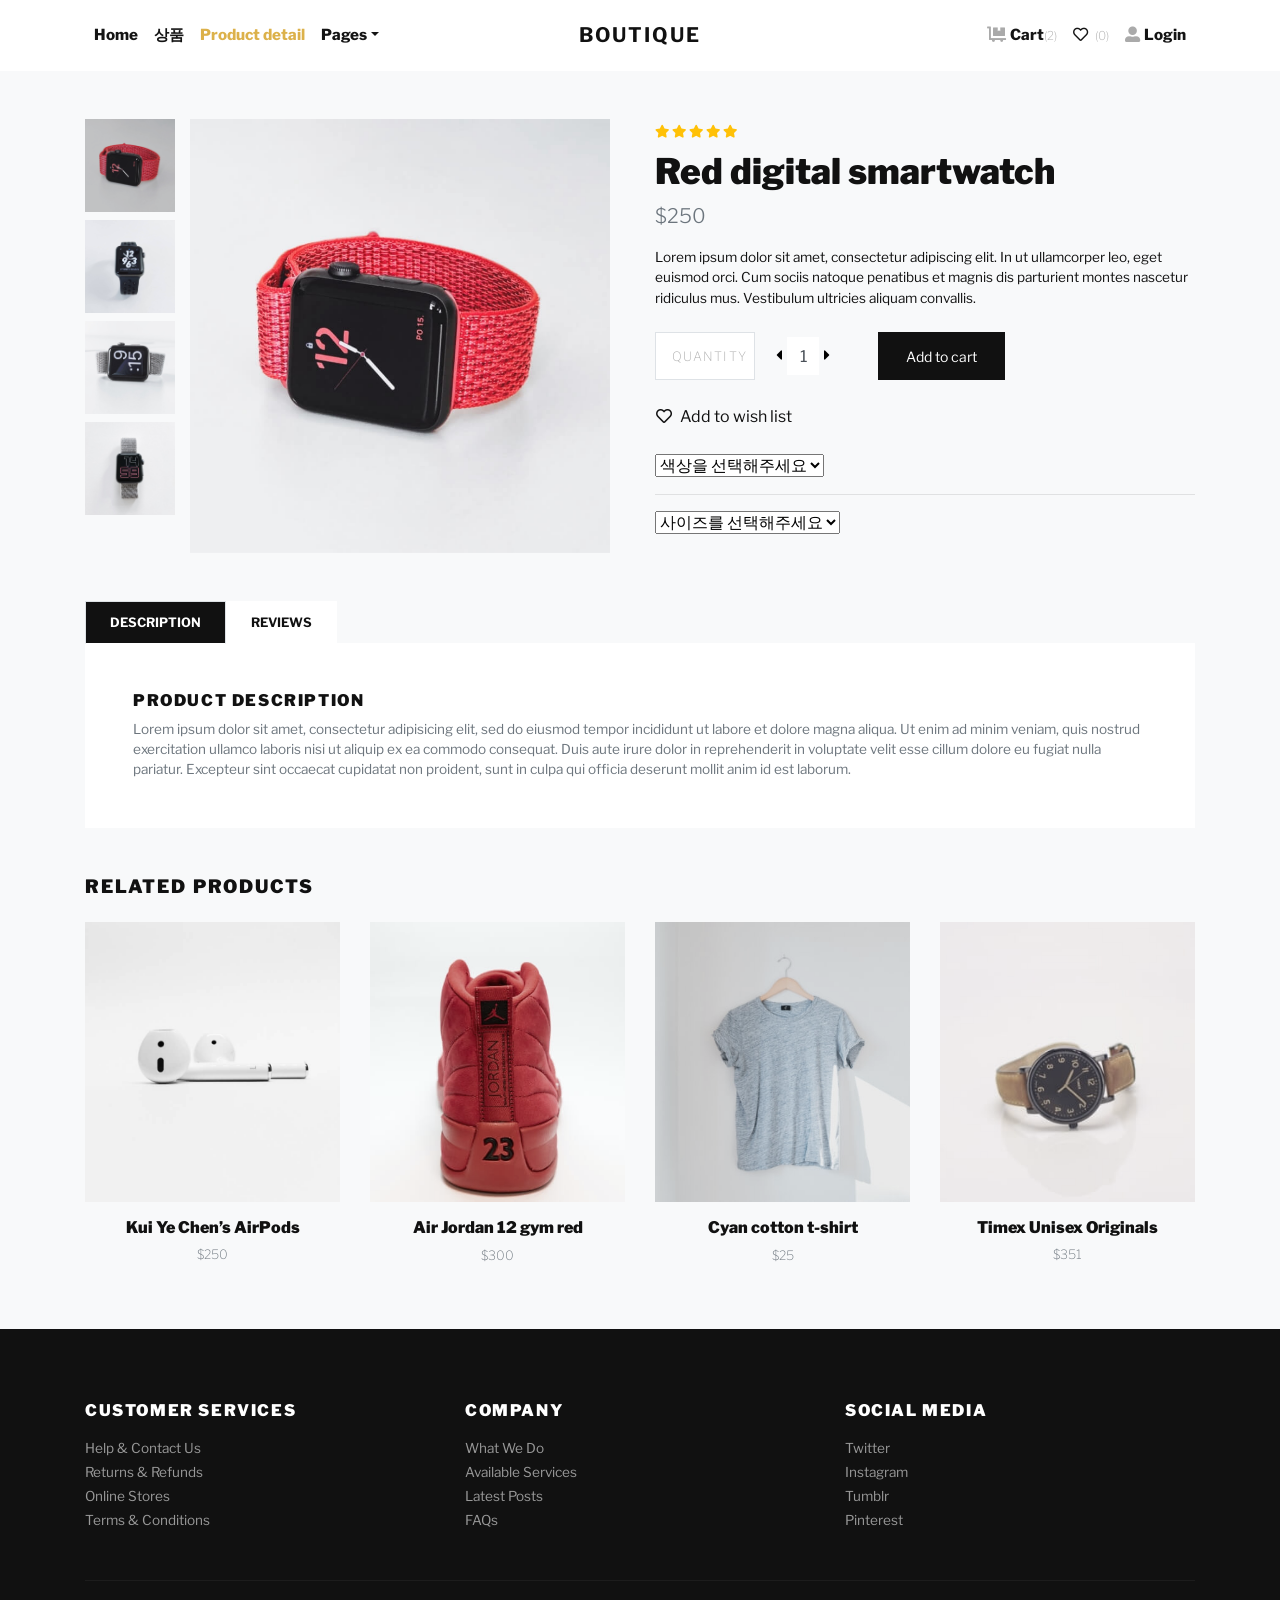
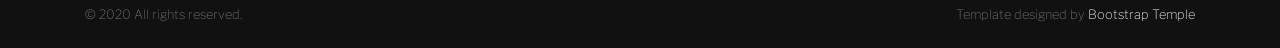
<file: TeamProject/WebContent/detail.html>
<!DOCTYPE html>
<html>
  <head>
    <meta charset="utf-8">
    <meta http-equiv="X-UA-Compatible" content="IE=edge">
    <title>Boutique | Ecommerce bootstrap template</title>
    <meta name="description" content="">
    <meta name="viewport" content="width=device-width, initial-scale=1">
    <meta name="robots" content="all,follow">
    <!-- Bootstrap CSS-->
    <link rel="stylesheet" href="vendor/bootstrap/css/bootstrap.min.css">
    <!-- Lightbox-->
    <link rel="stylesheet" href="vendor/lightbox2/css/lightbox.min.css">
    <!-- Range slider-->
    <link rel="stylesheet" href="vendor/nouislider/nouislider.min.css">
    <!-- Bootstrap select-->
    <link rel="stylesheet" href="vendor/bootstrap-select/css/bootstrap-select.min.css">
    <!-- Owl Carousel-->
    <link rel="stylesheet" href="vendor/owl.carousel2/assets/owl.carousel.min.css">
    <link rel="stylesheet" href="vendor/owl.carousel2/assets/owl.theme.default.css">
    <!-- Google fonts-->
    <link rel="stylesheet" href="https://fonts.googleapis.com/css2?family=Libre+Franklin:wght@300;400;700&amp;display=swap">
    <link rel="stylesheet" href="https://fonts.googleapis.com/css2?family=Martel+Sans:wght@300;400;800&amp;display=swap">
    <!-- theme stylesheet-->
    <link rel="stylesheet" href="css/style.default.css" id="theme-stylesheet">
    <!-- Custom stylesheet - for your changes-->
    <link rel="stylesheet" href="css/custom.css">
    <!-- Favicon-->
    <link rel="shortcut icon" href="img/favicon.png">
    <!-- Tweaks for older IEs--><!--[if lt IE 9]>
        <script src="https://oss.maxcdn.com/html5shiv/3.7.3/html5shiv.min.js"></script>
        <script src="https://oss.maxcdn.com/respond/1.4.2/respond.min.js"></script><![endif]-->
  </head>
  <body>
    <div class="page-holder bg-light">
      <!-- navbar-->
      <header class="header bg-white">
        <div class="container px-0 px-lg-3">
          <nav class="navbar navbar-expand-lg navbar-light py-3 px-lg-0"><a class="navbar-brand" href="index.html"><span class="font-weight-bold text-uppercase text-dark">Boutique</span></a>
            <button class="navbar-toggler navbar-toggler-right" type="button" data-toggle="collapse" data-target="#navbarSupportedContent" aria-controls="navbarSupportedContent" aria-expanded="false" aria-label="Toggle navigation"><span class="navbar-toggler-icon"></span></button>
            <div class="collapse navbar-collapse" id="navbarSupportedContent">
              <ul class="navbar-nav mr-auto">
                <li class="nav-item">
                  <!-- Link--><a class="nav-link" href="index.html">Home</a>
                </li>
                <li class="nav-item">
                  <!-- Link--><a class="nav-link" href="shop.html">상품</a>
                </li>
                <li class="nav-item">
                  <!-- Link--><a class="nav-link active" href="detail.html">Product detail</a>
                </li>
                <li class="nav-item dropdown"><a class="nav-link dropdown-toggle" id="pagesDropdown" href="#" data-toggle="dropdown" aria-haspopup="true" aria-expanded="false">Pages</a>
                  <div class="dropdown-menu mt-3" aria-labelledby="pagesDropdown"><a class="dropdown-item border-0 transition-link" href="index.html">Homepage</a><a class="dropdown-item border-0 transition-link" href="shop.html">Category</a><a class="dropdown-item border-0 transition-link" href="detail.html">Product detail</a><a class="dropdown-item border-0 transition-link" href="cart.html">Shopping cart</a><a class="dropdown-item border-0 transition-link" href="checkout.html">Checkout</a></div>
                </li>
              </ul>
              <ul class="navbar-nav ml-auto">               
                <li class="nav-item"><a class="nav-link" href="cart.html"> <i class="fas fa-dolly-flatbed mr-1 text-gray"></i>Cart<small class="text-gray">(2)</small></a></li>
                <li class="nav-item"><a class="nav-link" href="#"> <i class="far fa-heart mr-1"></i><small class="text-gray"> (0)</small></a></li>
                <li class="nav-item"><a class="nav-link" href="#"> <i class="fas fa-user-alt mr-1 text-gray"></i>Login</a></li>
              </ul>
            </div>
          </nav>
        </div>
      </header>
      <!--  Modal -->
      <div class="modal fade" id="productView" tabindex="-1" role="dialog" aria-hidden="true">
        <div class="modal-dialog modal-lg modal-dialog-centered" role="document">
          <div class="modal-content">
            <div class="modal-body p-0">
              <div class="row align-items-stretch">
                <div class="col-lg-6 p-lg-0"><a class="product-view d-block h-100 bg-cover bg-center" style="background: url(img/product-5.jpg)" href="img/product-5.jpg" data-lightbox="productview" title="Red digital smartwatch"></a><a class="d-none" href="img/product-5-alt-1.jpg" title="Red digital smartwatch" data-lightbox="productview"></a><a class="d-none" href="img/product-5-alt-2.jpg" title="Red digital smartwatch" data-lightbox="productview"></a></div>
                <div class="col-lg-6">
                  <button class="close p-4" type="button" data-dismiss="modal" aria-label="Close"><span aria-hidden="true">×</span></button>
                  <div class="p-5 my-md-4">
                    <ul class="list-inline mb-2">
                      <li class="list-inline-item m-0"><i class="fas fa-star small text-warning"></i></li>
                      <li class="list-inline-item m-0"><i class="fas fa-star small text-warning"></i></li>
                      <li class="list-inline-item m-0"><i class="fas fa-star small text-warning"></i></li>
                      <li class="list-inline-item m-0"><i class="fas fa-star small text-warning"></i></li>
                      <li class="list-inline-item m-0"><i class="fas fa-star small text-warning"></i></li>
                    </ul>
                    <h2 class="h4">Red digital smartwatch</h2>
                    <p class="text-muted">$250</p>
                    <p class="text-small mb-4">Lorem ipsum dolor sit amet, consectetur adipiscing elit. In ut ullamcorper leo, eget euismod orci. Cum sociis natoque penatibus et magnis dis parturient montes nascetur ridiculus mus. Vestibulum ultricies aliquam convallis.</p>
                    <div class="row align-items-stretch mb-4">
                      <div class="col-sm-7 pr-sm-0">
                        <div class="border d-flex align-items-center justify-content-between py-1 px-3"><span class="small text-uppercase text-gray mr-4 no-select">Quantity</span>
                          <div class="quantity">
                            <button class="dec-btn p-0"><i class="fas fa-caret-left"></i></button>
                            <input class="form-control border-0 shadow-0 p-0" type="text" value="1">
                            <button class="inc-btn p-0"><i class="fas fa-caret-right"></i></button>
                          </div>
                        </div>
                      </div>
                      <div class="col-sm-5 pl-sm-0"><a class="btn btn-dark btn-sm btn-block h-100 d-flex align-items-center justify-content-center px-0" href="cart.html">Add to cart</a></div>
                    </div><a class="btn btn-link text-dark p-0" href="#"><i class="far fa-heart mr-2"></i>Add to wish list</a>
                  </div>
                </div>
              </div>
            </div>
          </div>
        </div>
      </div>
      <section class="py-5">
        <div class="container">
          <div class="row mb-5">
            <div class="col-lg-6">
              <!-- PRODUCT SLIDER-->
              <div class="row m-sm-0">
                <div class="col-sm-2 p-sm-0 order-2 order-sm-1 mt-2 mt-sm-0">
                  <div class="owl-thumbs d-flex flex-row flex-sm-column" data-slider-id="1">
                    <div class="owl-thumb-item flex-fill mb-2 mr-2 mr-sm-0"><img class="w-100" src="img/product-detail-1.jpg" alt="..."></div>
                    <div class="owl-thumb-item flex-fill mb-2 mr-2 mr-sm-0"><img class="w-100" src="img/product-detail-2.jpg" alt="..."></div>
                    <div class="owl-thumb-item flex-fill mb-2 mr-2 mr-sm-0"><img class="w-100" src="img/product-detail-3.jpg" alt="..."></div>
                    <div class="owl-thumb-item flex-fill mb-2"><img class="w-100" src="img/product-detail-4.jpg" alt="..."></div>
                  </div>
                </div>
                <div class="col-sm-10 order-1 order-sm-2">
                  <div class="owl-carousel product-slider" data-slider-id="1"><a class="d-block" href="img/product-detail-1.jpg" data-lightbox="product" title="Product item 1"><img class="img-fluid" src="img/product-detail-1.jpg" alt="..."></a><a class="d-block" href="img/product-detail-2.jpg" data-lightbox="product" title="Product item 2"><img class="img-fluid" src="img/product-detail-2.jpg" alt="..."></a><a class="d-block" href="img/product-detail-3.jpg" data-lightbox="product" title="Product item 3"><img class="img-fluid" src="img/product-detail-3.jpg" alt="..."></a><a class="d-block" href="img/product-detail-4.jpg" data-lightbox="product" title="Product item 4"><img class="img-fluid" src="img/product-detail-4.jpg" alt="..."></a></div>
                </div>
              </div>
            </div>
            <!-- PRODUCT DETAILS-->
            <div class="col-lg-6">
              <ul class="list-inline mb-2">
                <li class="list-inline-item m-0"><i class="fas fa-star small text-warning"></i></li>
                <li class="list-inline-item m-0"><i class="fas fa-star small text-warning"></i></li>
                <li class="list-inline-item m-0"><i class="fas fa-star small text-warning"></i></li>
                <li class="list-inline-item m-0"><i class="fas fa-star small text-warning"></i></li>
                <li class="list-inline-item m-0"><i class="fas fa-star small text-warning"></i></li>
              </ul>
              <h1>Red digital smartwatch</h1>
              <p class="text-muted lead">$250</p>
              <p class="text-small mb-4">Lorem ipsum dolor sit amet, consectetur adipiscing elit. In ut ullamcorper leo, eget euismod orci. Cum sociis natoque penatibus et magnis dis parturient montes nascetur ridiculus mus. Vestibulum ultricies aliquam convallis.</p>
              <div class="row align-items-stretch mb-4">
                <div class="col-sm-5 pr-sm-0">
                  <div class="border d-flex align-items-center justify-content-between py-1 px-3 bg-white border-white"><span class="small text-uppercase text-gray mr-4 no-select">Quantity</span>
                    <div class="quantity">
                      <button class="dec-btn p-0"><i class="fas fa-caret-left"></i></button>
                      <input class="form-control border-0 shadow-0 p-0" type="text" value="1">
                      <button class="inc-btn p-0"><i class="fas fa-caret-right"></i></button>
                    </div>
                  </div>
                </div>
                <div class="col-sm-3 pl-sm-0"><a class="btn btn-dark btn-sm btn-block h-100 d-flex align-items-center justify-content-center px-0" href="cart.html">Add to cart</a></div>
              </div><a class="btn btn-link text-dark p-0 mb-4" href="#"><i class="far fa-heart mr-2"></i>Add to wish list</a><br>
                <select id="opt1">
					<option disabled selected>색상을 선택해주세요</option>
					<option>블랙</option>
					<option>화이트</option>
					<option>아무색</option>
					<option>무지개색</option>
				</select>
				<br>
				<hr>
				<select id="opt2">
					<option disabled selected>사이즈를 선택해주세요</option>
					<option>S</option>
					<option>M</option>
					<option>L</option>
					<option>XL</option>
					<option>XXL</option>
				</select>
				
            </div>
          </div>
          <!-- DETAILS TABS-->
          <ul class="nav nav-tabs border-0" id="myTab" role="tablist">
            <li class="nav-item"><a class="nav-link active" id="description-tab" data-toggle="tab" href="#description" role="tab" aria-controls="description" aria-selected="true">Description</a></li>
            <li class="nav-item"><a class="nav-link" id="reviews-tab" data-toggle="tab" href="#reviews" role="tab" aria-controls="reviews" aria-selected="false">Reviews</a></li>
          </ul>
          <div class="tab-content mb-5" id="myTabContent">
            <div class="tab-pane fade show active" id="description" role="tabpanel" aria-labelledby="description-tab">
              <div class="p-4 p-lg-5 bg-white">
                <h6 class="text-uppercase">Product description </h6>
                <p class="text-muted text-small mb-0">Lorem ipsum dolor sit amet, consectetur adipisicing elit, sed do eiusmod tempor incididunt ut labore et dolore magna aliqua. Ut enim ad minim veniam, quis nostrud exercitation ullamco laboris nisi ut aliquip ex ea commodo consequat. Duis aute irure dolor in reprehenderit in voluptate velit esse cillum dolore eu fugiat nulla pariatur. Excepteur sint occaecat cupidatat non proident, sunt in culpa qui officia deserunt mollit anim id est laborum.</p>
              </div>
            </div>
            <div class="tab-pane fade" id="reviews" role="tabpanel" aria-labelledby="reviews-tab">
              <div class="p-4 p-lg-5 bg-white">
                <div class="row">
                  <div class="col-lg-8">
                    <div class="media mb-3"><img class="rounded-circle" src="img/customer-1.png" alt="" width="50">
                      <div class="media-body ml-3">
                        <h6 class="mb-0 text-uppercase">Jason Doe</h6>
                        <p class="small text-muted mb-0 text-uppercase">20 May 2020</p>
                        <ul class="list-inline mb-1 text-xs">
                          <li class="list-inline-item m-0"><i class="fas fa-star text-warning"></i></li>
                          <li class="list-inline-item m-0"><i class="fas fa-star text-warning"></i></li>
                          <li class="list-inline-item m-0"><i class="fas fa-star text-warning"></i></li>
                          <li class="list-inline-item m-0"><i class="fas fa-star text-warning"></i></li>
                          <li class="list-inline-item m-0"><i class="fas fa-star-half-alt text-warning"></i></li>
                        </ul>
                        <p class="text-small mb-0 text-muted">Lorem ipsum dolor sit amet, consectetur adipisicing elit, sed do eiusmod tempor incididunt ut labore et dolore magna aliqua.</p>
                      </div>
                    </div>
                    <div class="media"><img class="rounded-circle" src="img/customer-2.png" alt="" width="50">
                      <div class="media-body ml-3">
                        <h6 class="mb-0 text-uppercase">Jason Doe</h6>
                        <p class="small text-muted mb-0 text-uppercase">20 May 2020</p>
                        <ul class="list-inline mb-1 text-xs">
                          <li class="list-inline-item m-0"><i class="fas fa-star text-warning"></i></li>
                          <li class="list-inline-item m-0"><i class="fas fa-star text-warning"></i></li>
                          <li class="list-inline-item m-0"><i class="fas fa-star text-warning"></i></li>
                          <li class="list-inline-item m-0"><i class="fas fa-star text-warning"></i></li>
                          <li class="list-inline-item m-0"><i class="fas fa-star-half-alt text-warning"></i></li>
                        </ul>
                        <p class="text-small mb-0 text-muted">Lorem ipsum dolor sit amet, consectetur adipisicing elit, sed do eiusmod tempor incididunt ut labore et dolore magna aliqua.</p>
                      </div>
                    </div>
                  </div>
                </div>
              </div>
            </div>
          </div>
          <!-- RELATED PRODUCTS-->
          <h2 class="h5 text-uppercase mb-4">Related products</h2>
          <div class="row">
            <!-- PRODUCT-->
            <div class="col-lg-3 col-sm-6">
              <div class="product text-center skel-loader">
                <div class="d-block mb-3 position-relative"><a class="d-block" href="detail.html"><img class="img-fluid w-100" src="img/product-1.jpg" alt="..."></a>
                  <div class="product-overlay">
                    <ul class="mb-0 list-inline">
                      <li class="list-inline-item m-0 p-0"><a class="btn btn-sm btn-outline-dark" href="#"><i class="far fa-heart"></i></a></li>
                      <li class="list-inline-item m-0 p-0"><a class="btn btn-sm btn-dark" href="#">Add to cart</a></li>
                      <li class="list-inline-item mr-0"><a class="btn btn-sm btn-outline-dark" href="#productView" data-toggle="modal"><i class="fas fa-expand"></i></a></li>
                    </ul>
                  </div>
                </div>
                <h6> <a class="reset-anchor" href="detail.html">Kui Ye Chen’s AirPods</a></h6>
                <p class="small text-muted">$250</p>
              </div>
            </div>
            <!-- PRODUCT-->
            <div class="col-lg-3 col-sm-6">
              <div class="product text-center skel-loader">
                <div class="d-block mb-3 position-relative"><a class="d-block" href="detail.html"><img class="img-fluid w-100" src="img/product-2.jpg" alt="..."></a>
                  <div class="product-overlay">
                    <ul class="mb-0 list-inline">
                      <li class="list-inline-item m-0 p-0"><a class="btn btn-sm btn-outline-dark" href="#"><i class="far fa-heart"></i></a></li>
                      <li class="list-inline-item m-0 p-0"><a class="btn btn-sm btn-dark" href="#">Add to cart</a></li>
                      <li class="list-inline-item mr-0"><a class="btn btn-sm btn-outline-dark" href="#productView" data-toggle="modal"><i class="fas fa-expand"></i></a></li>
                    </ul>
                  </div>
                </div>
                <h6> <a class="reset-anchor" href="detail.html">Air Jordan 12 gym red</a></h6>
                <p class="small text-muted">$300</p>
              </div>
            </div>
            <!-- PRODUCT-->
            <div class="col-lg-3 col-sm-6">
              <div class="product text-center skel-loader">
                <div class="d-block mb-3 position-relative"><a class="d-block" href="detail.html"><img class="img-fluid w-100" src="img/product-3.jpg" alt="..."></a>
                  <div class="product-overlay">
                    <ul class="mb-0 list-inline">
                      <li class="list-inline-item m-0 p-0"><a class="btn btn-sm btn-outline-dark" href="#"><i class="far fa-heart"></i></a></li>
                      <li class="list-inline-item m-0 p-0"><a class="btn btn-sm btn-dark" href="#">Add to cart</a></li>
                      <li class="list-inline-item mr-0"><a class="btn btn-sm btn-outline-dark" href="#productView" data-toggle="modal"><i class="fas fa-expand"></i></a></li>
                    </ul>
                  </div>
                </div>
                <h6> <a class="reset-anchor" href="detail.html">Cyan cotton t-shirt</a></h6>
                <p class="small text-muted">$25</p>
              </div>
            </div>
            <!-- PRODUCT-->
            <div class="col-lg-3 col-sm-6">
              <div class="product text-center skel-loader">
                <div class="d-block mb-3 position-relative"><a class="d-block" href="detail.html"><img class="img-fluid w-100" src="img/product-4.jpg" alt="..."></a>
                  <div class="product-overlay">
                    <ul class="mb-0 list-inline">
                      <li class="list-inline-item m-0 p-0"><a class="btn btn-sm btn-outline-dark" href="#"><i class="far fa-heart"></i></a></li>
                      <li class="list-inline-item m-0 p-0"><a class="btn btn-sm btn-dark" href="#">Add to cart</a></li>
                      <li class="list-inline-item mr-0"><a class="btn btn-sm btn-outline-dark" href="#productView" data-toggle="modal"><i class="fas fa-expand"></i></a></li>
                    </ul>
                  </div>
                </div>
                <h6> <a class="reset-anchor" href="detail.html">Timex Unisex Originals</a></h6>
                <p class="small text-muted">$351</p>
              </div>
            </div>
          </div>
        </div>
      </section>
      <footer class="bg-dark text-white">
        <div class="container py-4">
          <div class="row py-5">
            <div class="col-md-4 mb-3 mb-md-0">
              <h6 class="text-uppercase mb-3">Customer services</h6>
              <ul class="list-unstyled mb-0">
                <li><a class="footer-link" href="#">Help &amp; Contact Us</a></li>
                <li><a class="footer-link" href="#">Returns &amp; Refunds</a></li>
                <li><a class="footer-link" href="#">Online Stores</a></li>
                <li><a class="footer-link" href="#">Terms &amp; Conditions</a></li>
              </ul>
            </div>
            <div class="col-md-4 mb-3 mb-md-0">
              <h6 class="text-uppercase mb-3">Company</h6>
              <ul class="list-unstyled mb-0">
                <li><a class="footer-link" href="#">What We Do</a></li>
                <li><a class="footer-link" href="#">Available Services</a></li>
                <li><a class="footer-link" href="#">Latest Posts</a></li>
                <li><a class="footer-link" href="#">FAQs</a></li>
              </ul>
            </div>
            <div class="col-md-4">
              <h6 class="text-uppercase mb-3">Social media</h6>
              <ul class="list-unstyled mb-0">
                <li><a class="footer-link" href="#">Twitter</a></li>
                <li><a class="footer-link" href="#">Instagram</a></li>
                <li><a class="footer-link" href="#">Tumblr</a></li>
                <li><a class="footer-link" href="#">Pinterest</a></li>
              </ul>
            </div>
          </div>
          <div class="border-top pt-4" style="border-color: #1d1d1d !important">
            <div class="row">
              <div class="col-lg-6">
                <p class="small text-muted mb-0">&copy; 2020 All rights reserved.</p>
              </div>
              <div class="col-lg-6 text-lg-right">
                <p class="small text-muted mb-0">Template designed by <a class="text-white reset-anchor" href="https://bootstraptemple.com/p/bootstrap-ecommerce">Bootstrap Temple</a></p>
              </div>
            </div>
          </div>
        </div>
      </footer>
      <!-- JavaScript files-->
      <script src="vendor/jquery/jquery.min.js"></script>
      <script src="vendor/bootstrap/js/bootstrap.bundle.min.js"></script>
      <script src="vendor/lightbox2/js/lightbox.min.js"></script>
      <script src="vendor/nouislider/nouislider.min.js"></script>
      <script src="vendor/bootstrap-select/js/bootstrap-select.min.js"></script>
      <script src="vendor/owl.carousel2/owl.carousel.min.js"></script>
      <script src="vendor/owl.carousel2.thumbs/owl.carousel2.thumbs.min.js"></script>
      <script src="js/front.js"></script>
      <script>
        // ------------------------------------------------------- //
        //   Inject SVG Sprite - 
        //   see more here 
        //   https://css-tricks.com/ajaxing-svg-sprite/
        // ------------------------------------------------------ //
        function injectSvgSprite(path) {
        
            var ajax = new XMLHttpRequest();
            ajax.open("GET", path, true);
            ajax.send();
            ajax.onload = function(e) {
            var div = document.createElement("div");
            div.className = 'd-none';
            div.innerHTML = ajax.responseText;
            document.body.insertBefore(div, document.body.childNodes[0]);
            }
        }
        // this is set to BootstrapTemple website as you cannot 
        // inject local SVG sprite (using only 'icons/orion-svg-sprite.svg' path)
        // while using file:// protocol
        // pls don't forget to change to your domain :)
        injectSvgSprite('https://bootstraptemple.com/files/icons/orion-svg-sprite.svg'); 
        
      </script>
      <!-- FontAwesome CSS - loading as last, so it doesn't block rendering-->
      <link rel="stylesheet" href="https://use.fontawesome.com/releases/v5.7.1/css/all.css" integrity="sha384-fnmOCqbTlWIlj8LyTjo7mOUStjsKC4pOpQbqyi7RrhN7udi9RwhKkMHpvLbHG9Sr" crossorigin="anonymous">
    </div>
  </body>
</html>
</file>
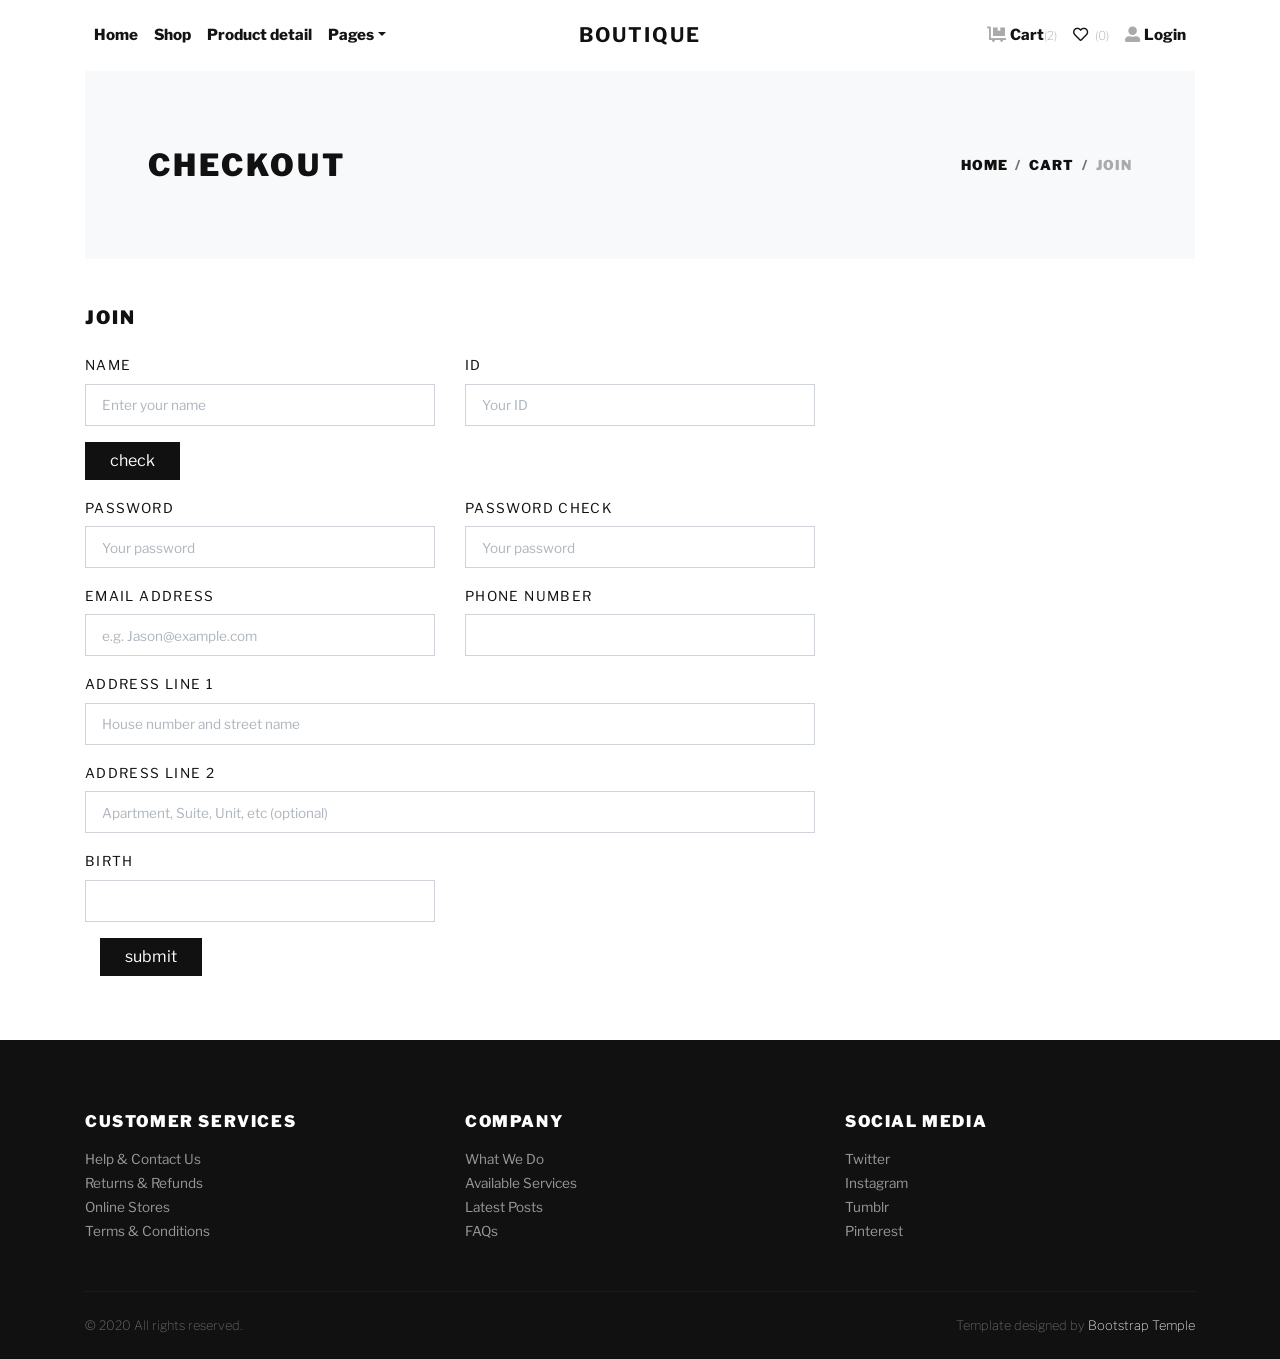
<file: TeamProject/WebContent/join.html>
<!DOCTYPE html>
<html>
  <head>
    <meta charset="utf-8">
    <meta http-equiv="X-UA-Compatible" content="IE=edge">
    <script src="//t1.daumcdn.net/mapjsapi/bundle/postcode/prod/postcode.v2.js"></script>
    <title>Boutique | Ecommerce bootstrap template</title>
    <meta name="description" content="">
    <meta name="viewport" content="width=device-width, initial-scale=1">
    <meta name="robots" content="all,follow">
    <!-- Bootstrap CSS-->
    <link rel="stylesheet" href="vendor/bootstrap/css/bootstrap.min.css">
    <!-- Lightbox-->
    <link rel="stylesheet" href="vendor/lightbox2/css/lightbox.min.css">
    <!-- Range slider-->
    <link rel="stylesheet" href="vendor/nouislider/nouislider.min.css">
    <!-- Bootstrap select-->
    <link rel="stylesheet" href="vendor/bootstrap-select/css/bootstrap-select.min.css">
    <!-- Owl Carousel-->
    <link rel="stylesheet" href="vendor/owl.carousel2/assets/owl.carousel.min.css">
    <link rel="stylesheet" href="vendor/owl.carousel2/assets/owl.theme.default.css">
    <!-- Google fonts-->
    <link rel="stylesheet" href="https://fonts.googleapis.com/css2?family=Libre+Franklin:wght@300;400;700&amp;display=swap">
    <link rel="stylesheet" href="https://fonts.googleapis.com/css2?family=Martel+Sans:wght@300;400;800&amp;display=swap">
    <!-- theme stylesheet-->
    <link rel="stylesheet" href="css/style.default.css" id="theme-stylesheet">
    <!-- Custom stylesheet - for your changes-->
    <link rel="stylesheet" href="css/custom.css">
    <!-- Favicon-->
    <link rel="shortcut icon" href="img/favicon.png">
    <!-- Tweaks for older IEs--><!--[if lt IE 9]>
        <script src="https://oss.maxcdn.com/html5shiv/3.7.3/html5shiv.min.js"></script>
        <script src="https://oss.maxcdn.com/respond/1.4.2/respond.min.js"></script><![endif]-->
  </head>
  <body>
    <div class="page-holder">
      <!-- navbar-->
      <header class="header bg-white">
        <div class="container px-0 px-lg-3">
          <nav class="navbar navbar-expand-lg navbar-light py-3 px-lg-0"><a class="navbar-brand" href="index.html"><span class="font-weight-bold text-uppercase text-dark">Boutique</span></a>
            <button class="navbar-toggler navbar-toggler-right" type="button" data-toggle="collapse" data-target="#navbarSupportedContent" aria-controls="navbarSupportedContent" aria-expanded="false" aria-label="Toggle navigation"><span class="navbar-toggler-icon"></span></button>
            <div class="collapse navbar-collapse" id="navbarSupportedContent">
              <ul class="navbar-nav mr-auto">
                <li class="nav-item">
                  <!-- Link--><a class="nav-link" href="index.html">Home</a>
                </li>
                <li class="nav-item">
                  <!-- Link--><a class="nav-link" href="shop.html">Shop</a>
                </li>
                <li class="nav-item">
                  <!-- Link--><a class="nav-link" href="detail.html">Product detail</a>
                </li>
                <li class="nav-item dropdown"><a class="nav-link dropdown-toggle" id="pagesDropdown" href="#" data-toggle="dropdown" aria-haspopup="true" aria-expanded="false">Pages</a>
                  <div class="dropdown-menu mt-3" aria-labelledby="pagesDropdown"><a class="dropdown-item border-0 transition-link" href="index.html">Homepage</a><a class="dropdown-item border-0 transition-link" href="shop.html">Category</a><a class="dropdown-item border-0 transition-link" href="detail.html">Product detail</a><a class="dropdown-item border-0 transition-link" href="cart.html">Shopping cart</a><a class="dropdown-item border-0 transition-link" href="checkout.html">Checkout</a></div>
                </li>
              </ul>
              <ul class="navbar-nav ml-auto">               
                <li class="nav-item"><a class="nav-link" href="cart.html"> <i class="fas fa-dolly-flatbed mr-1 text-gray"></i>Cart<small class="text-gray">(2)</small></a></li>
                <li class="nav-item"><a class="nav-link" href="#"> <i class="far fa-heart mr-1"></i><small class="text-gray"> (0)</small></a></li>
                <li class="nav-item"><a class="nav-link" href="#"> <i class="fas fa-user-alt mr-1 text-gray"></i>Login</a></li>
              </ul>
            </div>
          </nav>
        </div>
      </header>
      <!--  Modal -->
      <div class="modal fade" id="productView" tabindex="-1" role="dialog" aria-hidden="true">
        <div class="modal-dialog modal-lg modal-dialog-centered" role="document">
          <div class="modal-content">
            <div class="modal-body p-0">
              <div class="row align-items-stretch">
                <div class="col-lg-6 p-lg-0"><a class="product-view d-block h-100 bg-cover bg-center" style="background: url(img/product-5.jpg)" href="img/product-5.jpg" data-lightbox="productview" title="Red digital smartwatch"></a><a class="d-none" href="img/product-5-alt-1.jpg" title="Red digital smartwatch" data-lightbox="productview"></a><a class="d-none" href="img/product-5-alt-2.jpg" title="Red digital smartwatch" data-lightbox="productview"></a></div>
                <div class="col-lg-6">
                  <button class="close p-4" type="button" data-dismiss="modal" aria-label="Close"><span aria-hidden="true">×</span></button>
                  <div class="p-5 my-md-4">
                    <ul class="list-inline mb-2">
                      <li class="list-inline-item m-0"><i class="fas fa-star small text-warning"></i></li>
                      <li class="list-inline-item m-0"><i class="fas fa-star small text-warning"></i></li>
                      <li class="list-inline-item m-0"><i class="fas fa-star small text-warning"></i></li>
                      <li class="list-inline-item m-0"><i class="fas fa-star small text-warning"></i></li>
                      <li class="list-inline-item m-0"><i class="fas fa-star small text-warning"></i></li>
                    </ul>
                    <h2 class="h4">Red digital smartwatch</h2>
                    <p class="text-muted">$250</p>
                    <p class="text-small mb-4">Lorem ipsum dolor sit amet, consectetur adipiscing elit. In ut ullamcorper leo, eget euismod orci. Cum sociis natoque penatibus et magnis dis parturient montes nascetur ridiculus mus. Vestibulum ultricies aliquam convallis.</p>
                    <div class="row align-items-stretch mb-4">
                      <div class="col-sm-7 pr-sm-0">
                        <div class="border d-flex align-items-center justify-content-between py-1 px-3"><span class="small text-uppercase text-gray mr-4 no-select">Quantity</span>
                          <div class="quantity">
                            <button class="dec-btn p-0"><i class="fas fa-caret-left"></i></button>
                            <input class="form-control border-0 shadow-0 p-0" type="text" value="1">
                            <button class="inc-btn p-0"><i class="fas fa-caret-right"></i></button>
                          </div>
                        </div>
                      </div>
                      <div class="col-sm-5 pl-sm-0"><a class="btn btn-dark btn-sm btn-block h-100 d-flex align-items-center justify-content-center px-0" href="cart.html">Add to cart</a></div>
                    </div><a class="btn btn-link text-dark p-0" href="#"><i class="far fa-heart mr-2"></i>Add to wish list</a>
                  </div>
                </div>
              </div>
            </div>
          </div>
        </div>
      </div>
      <div class="container">
        <!-- HERO SECTION-->
        <section class="py-5 bg-light">
          <div class="container">
            <div class="row px-4 px-lg-5 py-lg-4 align-items-center">
              <div class="col-lg-6">
                <h1 class="h2 text-uppercase mb-0">Checkout</h1>
              </div>
              <div class="col-lg-6 text-lg-right">
                <nav aria-label="breadcrumb">
                  <ol class="breadcrumb justify-content-lg-end mb-0 px-0">
                    <li class="breadcrumb-item"><a href="index.html">Home</a></li>
                    <li class="breadcrumb-item"><a href="cart.html">Cart</a></li>
                    <li class="breadcrumb-item active" aria-current="page">JOIN</li>
                  </ol>
                </nav>
              </div>
            </div>
          </div>
        </section>
        <section class="py-5">
          <!-- BILLING ADDRESS-->
          <h2 class="h5 text-uppercase mb-4">JOIN</h2>
          <div class="row">
            <div class="col-lg-8">
              <form action="#">
                <div class="row">
                  <div class="col-lg-6 form-group">
                    <label class="text-small text-uppercase" for="Name" >name</label>
                    <input class="form-control form-control-lg" id="Name" type="text" placeholder="Enter your name">
                  </div>
                
                  <div class="col-lg-6 form-group">
                    <label class="text-small text-uppercase" for="id">ID</label>
                    <input class="form-control form-control-lg" id="id" type="text" placeholder="Your ID">
                  </div>
                  
                  <div class="col-lg-12 form-group">
                    <button class="btn btn-dark" type="submit">check</button>
                  </div>
                  
                  
                  <div class="col-lg-6 form-group">
                    <label class="text-small text-uppercase" for="password">PASSWORD</label>
                    <input class="form-control form-control-lg" id="password" type="text" placeholder="Your password">
                  </div>
                  
                  
                  <div class="col-lg-6 form-group">
                    <label class="text-small text-uppercase" for="password2">PASSWORD CHECK</label>
                    <input class="form-control form-control-lg" id="password" type="text" placeholder="Your password">
                  </div>
                  
                  
                  <div class="col-lg-6 form-group">
                    <label class="text-small text-uppercase" for="email">Email address</label>
                    <input class="form-control form-control-lg" id="email" type="email" placeholder="e.g. Jason@example.com">
                  </div>
                  <div class="col-lg-6 form-group">
                    <label class="text-small text-uppercase" for="phone">Phone number</label>
                    <input class="form-control form-control-lg" id="phone" type="tel" >
                  </div>
                  <div class="col-lg-12 form-group">
                    <label class="text-small text-uppercase" for="address">Address line 1</label>
                    <input class="form-control form-control-lg" id="address" type="text" placeholder="House number and street name">
                  </div>
                  <div class="col-lg-12 form-group">
                    <label class="text-small text-uppercase" for="address">Address line 2</label>
                    <input class="form-control form-control-lg" id="addressalt" type="text" placeholder="Apartment, Suite, Unit, etc (optional)">
                  </div>
                  <div class="col-lg-6 form-group">
                    <label class="text-small text-uppercase" for="birth">birth</label>
                    <input class="form-control form-control-lg" id="birth" type="tel" >
                  </div>
                  
                  
                  
                  </div>
                  <div class="col-lg-12">
                    <div class="row d-none" id="alternateAddress">
                      <div class="col-12 mt-4">
                        <h2 class="h4 text-uppercase mb-4">Alternative billing details</h2>
                      </div>
                      <div class="col-lg-6 form-group">
                        <label class="text-small text-uppercase" for="Name">name</label>
                        <input class="form-control form-control-lg" id="Name" type="text" placeholder="Enter your name">
                      </div>
                     
                      <div class="col-lg-6 form-group">
                        <label class="text-small text-uppercase" for="email2">Email address</label>
                        <input class="form-control form-control-lg" id="email2" type="email" placeholder="e.g. Jason@example.com">
                      </div>
                      <div class="col-lg-6 form-group">
                        <label class="text-small text-uppercase" for="phone2">Phone number</label>
                        <input class="form-control form-control-lg" id="phone2" type="tel" placeholder="e.g. +02 245354745">
                      </div>
                      <div class="col-lg-6 form-group">
                        <label class="text-small text-uppercase" for="company2">Company name (optional)</label>
                        <input class="form-control form-control-lg" id="company2" type="text" placeholder="Your company name">
                      </div>
                      <div class="col-lg-6 form-group">
                        <label class="text-small text-uppercase" for="country2">Country</label>
                        <select class="selectpicker country" id="country2" data-width="fit" data-style="form-control form-control-lg" data-title="Select your country"></select>
                      </div>
                     
                      
                      
                      
                      
                      <div class="col-lg-12 form-group">
                        <label class="text-small text-uppercase" for="address2">Address line 1</label>
                        <input class="form-control form-control-lg" id="address2" type="text" placeholder="House number and street name">
                      </div>
                      <div class="col-lg-12 form-group">
                        <label class="text-small text-uppercase" for="address2">Address line 2</label>
                        <input class="form-control form-control-lg" id="addressalt2" type="text" placeholder="Apartment, Suite, Unit, etc (optional)">
                      </div>
                      
                       <div class="col-lg-6 form-group">
                        <label class="text-small text-uppercase" for="birth">birth</label>
                        <select class="selectpicker country" id="birth" data-width="fit" data-style="form-control form-control-lg" data-title="Select your country"></select>
                      </div>
                     
                  
                    </div>
                  </div>
                  <div class="col-lg-12 form-group">
                    <button class="btn btn-dark" type="submit">submit</button>
                  </div>
                </div>
              </form>
            </div>
            <!-- ORDER SUMMARY-->
            
          </div>
        </section>
      </div>
      <footer class="bg-dark text-white">
        <div class="container py-4">
          <div class="row py-5">
            <div class="col-md-4 mb-3 mb-md-0">
              <h6 class="text-uppercase mb-3">Customer services</h6>
              <ul class="list-unstyled mb-0">
                <li><a class="footer-link" href="#">Help &amp; Contact Us</a></li>
                <li><a class="footer-link" href="#">Returns &amp; Refunds</a></li>
                <li><a class="footer-link" href="#">Online Stores</a></li>
                <li><a class="footer-link" href="#">Terms &amp; Conditions</a></li>
              </ul>
            </div>
            <div class="col-md-4 mb-3 mb-md-0">
              <h6 class="text-uppercase mb-3">Company</h6>
              <ul class="list-unstyled mb-0">
                <li><a class="footer-link" href="#">What We Do</a></li>
                <li><a class="footer-link" href="#">Available Services</a></li>
                <li><a class="footer-link" href="#">Latest Posts</a></li>
                <li><a class="footer-link" href="#">FAQs</a></li>
              </ul>
            </div>
            <div class="col-md-4">
              <h6 class="text-uppercase mb-3">Social media</h6>
              <ul class="list-unstyled mb-0">
                <li><a class="footer-link" href="#">Twitter</a></li>
                <li><a class="footer-link" href="#">Instagram</a></li>
                <li><a class="footer-link" href="#">Tumblr</a></li>
                <li><a class="footer-link" href="#">Pinterest</a></li>
              </ul>
            </div>
          </div>
          <div class="border-top pt-4" style="border-color: #1d1d1d !important">
            <div class="row">
              <div class="col-lg-6">
                <p class="small text-muted mb-0">&copy; 2020 All rights reserved.</p>
              </div>
              <div class="col-lg-6 text-lg-right">
                <p class="small text-muted mb-0">Template designed by <a class="text-white reset-anchor" href="https://bootstraptemple.com/p/bootstrap-ecommerce">Bootstrap Temple</a></p>
              </div>
            </div>
          </div>
        </div>
      </footer>
      <!-- JavaScript files-->
      <script src="vendor/jquery/jquery.min.js"></script>
      <script src="vendor/bootstrap/js/bootstrap.bundle.min.js"></script>
      <script src="vendor/lightbox2/js/lightbox.min.js"></script>
      <script src="vendor/nouislider/nouislider.min.js"></script>
      <script src="vendor/bootstrap-select/js/bootstrap-select.min.js"></script>
      <script src="vendor/owl.carousel2/owl.carousel.min.js"></script>
      <script src="vendor/owl.carousel2.thumbs/owl.carousel2.thumbs.min.js"></script>
      <script src="js/front.js"></script>
      <script>
        // ------------------------------------------------------- //
        //   Inject SVG Sprite - 
        //   see more here 
        //   https://css-tricks.com/ajaxing-svg-sprite/
        // ------------------------------------------------------ //
        function injectSvgSprite(path) {
        
            var ajax = new XMLHttpRequest();
            ajax.open("GET", path, true);
            ajax.send();
            ajax.onload = function(e) {
            var div = document.createElement("div");
            div.className = 'd-none';
            div.innerHTML = ajax.responseText;
            document.body.insertBefore(div, document.body.childNodes[0]);
            }
        }
        // this is set to BootstrapTemple website as you cannot 
        // inject local SVG sprite (using only 'icons/orion-svg-sprite.svg' path)
        // while using file:// protocol
        // pls don't forget to change to your domain :)
        injectSvgSprite('https://bootstraptemple.com/files/icons/orion-svg-sprite.svg'); 
        
      </script>
      <!-- FontAwesome CSS - loading as last, so it doesn't block rendering-->
      <link rel="stylesheet" href="https://use.fontawesome.com/releases/v5.7.1/css/all.css" integrity="sha384-fnmOCqbTlWIlj8LyTjo7mOUStjsKC4pOpQbqyi7RrhN7udi9RwhKkMHpvLbHG9Sr" crossorigin="anonymous">
    </div>
  </body>
</html>
</file>
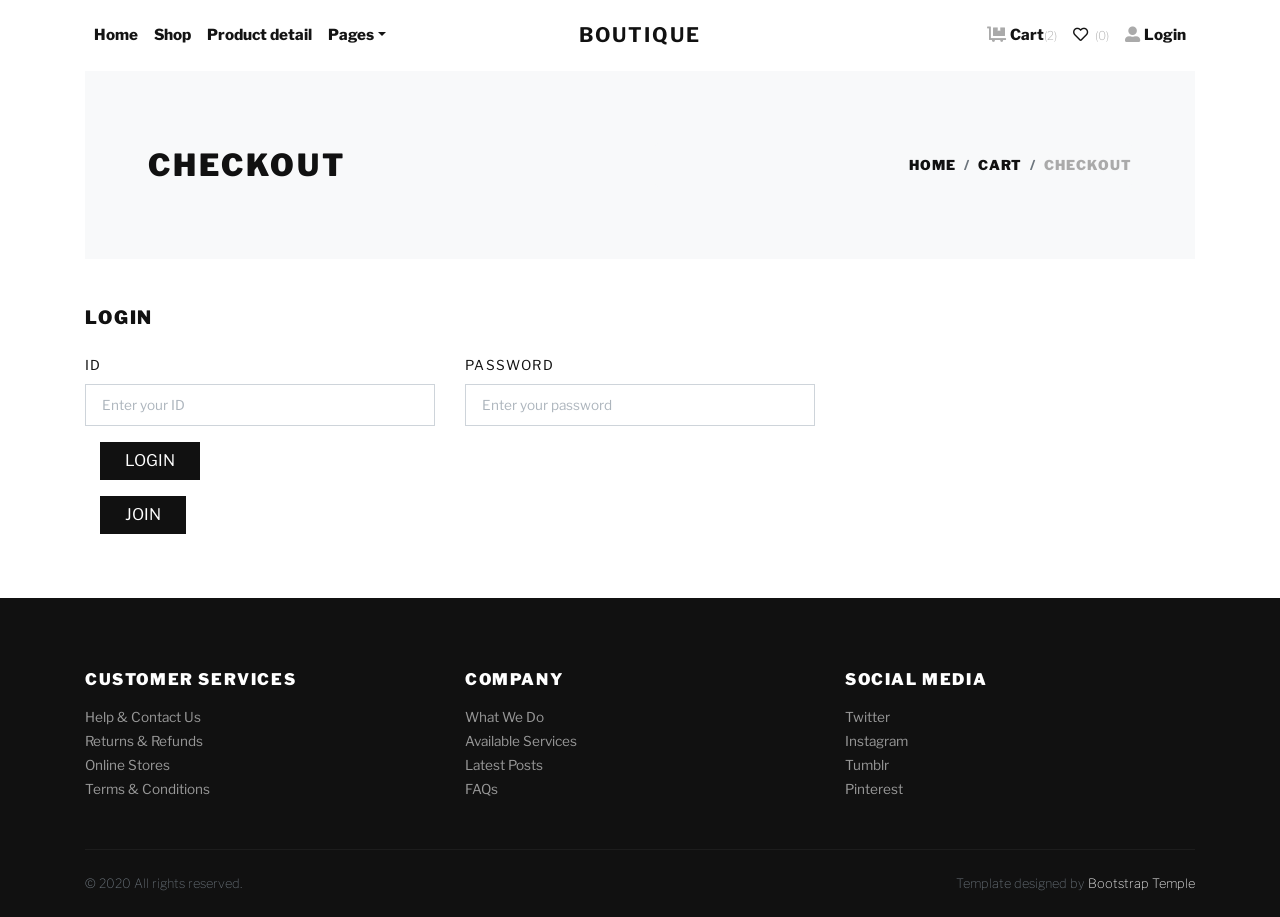
<file: TeamProject/WebContent/login.html>
<!DOCTYPE html>
<html>
  <head>
    <meta charset="utf-8">
    <meta http-equiv="X-UA-Compatible" content="IE=edge">
    <title>Boutique | Ecommerce bootstrap template</title>
    <meta name="description" content="">
    <meta name="viewport" content="width=device-width, initial-scale=1">
    <meta name="robots" content="all,follow">
    <!-- Bootstrap CSS-->
    <link rel="stylesheet" href="vendor/bootstrap/css/bootstrap.min.css">
    <!-- Lightbox-->
    <link rel="stylesheet" href="vendor/lightbox2/css/lightbox.min.css">
    <!-- Range slider-->
    <link rel="stylesheet" href="vendor/nouislider/nouislider.min.css">
    <!-- Bootstrap select-->
    <link rel="stylesheet" href="vendor/bootstrap-select/css/bootstrap-select.min.css">
    <!-- Owl Carousel-->
    <link rel="stylesheet" href="vendor/owl.carousel2/assets/owl.carousel.min.css">
    <link rel="stylesheet" href="vendor/owl.carousel2/assets/owl.theme.default.css">
    <!-- Google fonts-->
    <link rel="stylesheet" href="https://fonts.googleapis.com/css2?family=Libre+Franklin:wght@300;400;700&amp;display=swap">
    <link rel="stylesheet" href="https://fonts.googleapis.com/css2?family=Martel+Sans:wght@300;400;800&amp;display=swap">
    <!-- theme stylesheet-->
    <link rel="stylesheet" href="css/style.default.css" id="theme-stylesheet">
    <!-- Custom stylesheet - for your changes-->
    <link rel="stylesheet" href="css/custom.css">
    <!-- Favicon-->
    <link rel="shortcut icon" href="img/favicon.png">
    <!-- Tweaks for older IEs--><!--[if lt IE 9]>
        <script src="https://oss.maxcdn.com/html5shiv/3.7.3/html5shiv.min.js"></script>
        <script src="https://oss.maxcdn.com/respond/1.4.2/respond.min.js"></script><![endif]-->
  </head>
  <body>
    <div class="page-holder">
      <!-- navbar-->
      <header class="header bg-white">
        <div class="container px-0 px-lg-3">
          <nav class="navbar navbar-expand-lg navbar-light py-3 px-lg-0"><a class="navbar-brand" href="index.html"><span class="font-weight-bold text-uppercase text-dark">Boutique</span></a>
            <button class="navbar-toggler navbar-toggler-right" type="button" data-toggle="collapse" data-target="#navbarSupportedContent" aria-controls="navbarSupportedContent" aria-expanded="false" aria-label="Toggle navigation"><span class="navbar-toggler-icon"></span></button>
            <div class="collapse navbar-collapse" id="navbarSupportedContent">
              <ul class="navbar-nav mr-auto">
                <li class="nav-item">
                  <!-- Link--><a class="nav-link" href="index.html">Home</a>
                </li>
                <li class="nav-item">
                  <!-- Link--><a class="nav-link" href="shop.html">Shop</a>
                </li>
                <li class="nav-item">
                  <!-- Link--><a class="nav-link" href="detail.html">Product detail</a>
                </li>
                <li class="nav-item dropdown"><a class="nav-link dropdown-toggle" id="pagesDropdown" href="#" data-toggle="dropdown" aria-haspopup="true" aria-expanded="false">Pages</a>
                  <div class="dropdown-menu mt-3" aria-labelledby="pagesDropdown"><a class="dropdown-item border-0 transition-link" href="index.html">Homepage</a><a class="dropdown-item border-0 transition-link" href="shop.html">Category</a><a class="dropdown-item border-0 transition-link" href="detail.html">Product detail</a><a class="dropdown-item border-0 transition-link" href="cart.html">Shopping cart</a><a class="dropdown-item border-0 transition-link" href="checkout.html">Checkout</a></div>
                </li>
              </ul>
              <ul class="navbar-nav ml-auto">               
                <li class="nav-item"><a class="nav-link" href="cart.html"> <i class="fas fa-dolly-flatbed mr-1 text-gray"></i>Cart<small class="text-gray">(2)</small></a></li>
                <li class="nav-item"><a class="nav-link" href="#"> <i class="far fa-heart mr-1"></i><small class="text-gray"> (0)</small></a></li>
                <li class="nav-item"><a class="nav-link" href="#"> <i class="fas fa-user-alt mr-1 text-gray"></i>Login</a></li>
              </ul>
            </div>
          </nav>
        </div>
      </header>
      <!--  Modal -->
      <div class="modal fade" id="productView" tabindex="-1" role="dialog" aria-hidden="true">
        <div class="modal-dialog modal-lg modal-dialog-centered" role="document">
          <div class="modal-content">
            <div class="modal-body p-0">
              <div class="row align-items-stretch">
                <div class="col-lg-6 p-lg-0"><a class="product-view d-block h-100 bg-cover bg-center" style="background: url(img/product-5.jpg)" href="img/product-5.jpg" data-lightbox="productview" title="Red digital smartwatch"></a><a class="d-none" href="img/product-5-alt-1.jpg" title="Red digital smartwatch" data-lightbox="productview"></a><a class="d-none" href="img/product-5-alt-2.jpg" title="Red digital smartwatch" data-lightbox="productview"></a></div>
                <div class="col-lg-6">
                  <button class="close p-4" type="button" data-dismiss="modal" aria-label="Close"><span aria-hidden="true">×</span></button>
                  <div class="p-5 my-md-4">
                    <ul class="list-inline mb-2">
                      <li class="list-inline-item m-0"><i class="fas fa-star small text-warning"></i></li>
                      <li class="list-inline-item m-0"><i class="fas fa-star small text-warning"></i></li>
                      <li class="list-inline-item m-0"><i class="fas fa-star small text-warning"></i></li>
                      <li class="list-inline-item m-0"><i class="fas fa-star small text-warning"></i></li>
                      <li class="list-inline-item m-0"><i class="fas fa-star small text-warning"></i></li>
                    </ul>
                    <h2 class="h4">Red digital smartwatch</h2>
                    <p class="text-muted">$250</p>
                    <p class="text-small mb-4">Lorem ipsum dolor sit amet, consectetur adipiscing elit. In ut ullamcorper leo, eget euismod orci. Cum sociis natoque penatibus et magnis dis parturient montes nascetur ridiculus mus. Vestibulum ultricies aliquam convallis.</p>
                    <div class="row align-items-stretch mb-4">
                      <div class="col-sm-7 pr-sm-0">
                        <div class="border d-flex align-items-center justify-content-between py-1 px-3"><span class="small text-uppercase text-gray mr-4 no-select">Quantity</span>
                          <div class="quantity">
                            <button class="dec-btn p-0"><i class="fas fa-caret-left"></i></button>
                            <input class="form-control border-0 shadow-0 p-0" type="text" value="1">
                            <button class="inc-btn p-0"><i class="fas fa-caret-right"></i></button>
                          </div>
                        </div>
                      </div>
                      <div class="col-sm-5 pl-sm-0"><a class="btn btn-dark btn-sm btn-block h-100 d-flex align-items-center justify-content-center px-0" href="cart.html">Add to cart</a></div>
                    </div><a class="btn btn-link text-dark p-0" href="#"><i class="far fa-heart mr-2"></i>Add to wish list</a>
                  </div>
                </div>
              </div>
            </div>
          </div>
        </div>
      </div>
      <div class="container">
        <!-- HERO SECTION-->
        <section class="py-5 bg-light">
          <div class="container">
            <div class="row px-4 px-lg-5 py-lg-4 align-items-center">
              <div class="col-lg-6">
                <h1 class="h2 text-uppercase mb-0">Checkout</h1>
              </div>
              <div class="col-lg-6 text-lg-right">
                <nav aria-label="breadcrumb">
                  <ol class="breadcrumb justify-content-lg-end mb-0 px-0">
                    <li class="breadcrumb-item"><a href="index.html">Home</a></li>
                    <li class="breadcrumb-item"><a href="cart.html">Cart</a></li>
                    <li class="breadcrumb-item active" aria-current="page">Checkout</li>
                  </ol>
                </nav>
              </div>
            </div>
          </div>
        </section>
        <section class="py-5">
          <!-- BILLING ADDRESS-->
          <h2 class="h5 text-uppercase mb-4">LOGIN</h2>
          <div class="row">
            <div class="col-lg-8">
              <form action="#">
                <div class="row">
                  <div class="col-lg-6 form-group">
                    <label class="text-small text-uppercase" for="id">ID</label>
                    <input class="form-control form-control-lg" id="id" type="text" placeholder="Enter your ID">
                  </div>
                  
                  <div class="col-lg-6 form-group">
                    <label class="text-small text-uppercase" for="password">PASSWORD</label>
                    <input class="form-control form-control-lg" id="password" type="password" placeholder="Enter your password">
                  </div>
                  
                  </div>
                  <div class="col-lg-12 form-group">
                    <button class="btn btn-dark" type="submit">LOGIN</button>
                  </div>
                  
                   <div class="col-lg-12 form-group">
                    <button class="btn btn-dark" type="submit">JOIN</button>
                  </div>
                  
                  
                  
                  
                  
                </div>
              </form>
            </div>
            <!-- ORDER SUMMARY-->
            
          </div>
        </section>
      </div>
      <footer class="bg-dark text-white">
        <div class="container py-4">
          <div class="row py-5">
            <div class="col-md-4 mb-3 mb-md-0">
              <h6 class="text-uppercase mb-3">Customer services</h6>
              <ul class="list-unstyled mb-0">
                <li><a class="footer-link" href="#">Help &amp; Contact Us</a></li>
                <li><a class="footer-link" href="#">Returns &amp; Refunds</a></li>
                <li><a class="footer-link" href="#">Online Stores</a></li>
                <li><a class="footer-link" href="#">Terms &amp; Conditions</a></li>
              </ul>
            </div>
            <div class="col-md-4 mb-3 mb-md-0">
              <h6 class="text-uppercase mb-3">Company</h6>
              <ul class="list-unstyled mb-0">
                <li><a class="footer-link" href="#">What We Do</a></li>
                <li><a class="footer-link" href="#">Available Services</a></li>
                <li><a class="footer-link" href="#">Latest Posts</a></li>
                <li><a class="footer-link" href="#">FAQs</a></li>
              </ul>
            </div>
            <div class="col-md-4">
              <h6 class="text-uppercase mb-3">Social media</h6>
              <ul class="list-unstyled mb-0">
                <li><a class="footer-link" href="#">Twitter</a></li>
                <li><a class="footer-link" href="#">Instagram</a></li>
                <li><a class="footer-link" href="#">Tumblr</a></li>
                <li><a class="footer-link" href="#">Pinterest</a></li>
              </ul>
            </div>
          </div>
          <div class="border-top pt-4" style="border-color: #1d1d1d !important">
            <div class="row">
              <div class="col-lg-6">
                <p class="small text-muted mb-0">&copy; 2020 All rights reserved.</p>
              </div>
              <div class="col-lg-6 text-lg-right">
                <p class="small text-muted mb-0">Template designed by <a class="text-white reset-anchor" href="https://bootstraptemple.com/p/bootstrap-ecommerce">Bootstrap Temple</a></p>
              </div>
            </div>
          </div>
        </div>
      </footer>
      <!-- JavaScript files-->
      <script src="vendor/jquery/jquery.min.js"></script>
      <script src="vendor/bootstrap/js/bootstrap.bundle.min.js"></script>
      <script src="vendor/lightbox2/js/lightbox.min.js"></script>
      <script src="vendor/nouislider/nouislider.min.js"></script>
      <script src="vendor/bootstrap-select/js/bootstrap-select.min.js"></script>
      <script src="vendor/owl.carousel2/owl.carousel.min.js"></script>
      <script src="vendor/owl.carousel2.thumbs/owl.carousel2.thumbs.min.js"></script>
      <script src="js/front.js"></script>
      <script>
        // ------------------------------------------------------- //
        //   Inject SVG Sprite - 
        //   see more here 
        //   https://css-tricks.com/ajaxing-svg-sprite/
        // ------------------------------------------------------ //
        function injectSvgSprite(path) {
        
            var ajax = new XMLHttpRequest();
            ajax.open("GET", path, true);
            ajax.send();
            ajax.onload = function(e) {
            var div = document.createElement("div");
            div.className = 'd-none';
            div.innerHTML = ajax.responseText;
            document.body.insertBefore(div, document.body.childNodes[0]);
            }
        }
        // this is set to BootstrapTemple website as you cannot 
        // inject local SVG sprite (using only 'icons/orion-svg-sprite.svg' path)
        // while using file:// protocol
        // pls don't forget to change to your domain :)
        injectSvgSprite('https://bootstraptemple.com/files/icons/orion-svg-sprite.svg'); 
        
      </script>
      <!-- FontAwesome CSS - loading as last, so it doesn't block rendering-->
      <link rel="stylesheet" href="https://use.fontawesome.com/releases/v5.7.1/css/all.css" integrity="sha384-fnmOCqbTlWIlj8LyTjo7mOUStjsKC4pOpQbqyi7RrhN7udi9RwhKkMHpvLbHG9Sr" crossorigin="anonymous">
    </div>
  </body>
</html>
</file>
<file: groupproject/WebContent/css/custom.css>
/* your styles go here */
</file>
<file: TeamProject/WebContent/css/custom.css>
/* your styles go here */
</file>
<file: groupproject/WebContent/vendor/nouislider/nouislider.min.css>
/*! nouislider - 14.2.0 - 3/27/2020 */
.noUi-target,.noUi-target *{-webkit-touch-callout:none;-webkit-tap-highlight-color:transparent;-webkit-user-select:none;-ms-touch-action:none;touch-action:none;-ms-user-select:none;-moz-user-select:none;user-select:none;-moz-box-sizing:border-box;box-sizing:border-box}.noUi-target{position:relative}.noUi-base,.noUi-connects{width:100%;height:100%;position:relative;z-index:1}.noUi-connects{overflow:hidden;z-index:0}.noUi-connect,.noUi-origin{will-change:transform;position:absolute;z-index:1;top:0;right:0;-ms-transform-origin:0 0;-webkit-transform-origin:0 0;-webkit-transform-style:preserve-3d;transform-origin:0 0;transform-style:flat}.noUi-connect{height:100%;width:100%}.noUi-origin{height:10%;width:10%}.noUi-txt-dir-rtl.noUi-horizontal .noUi-origin{left:0;right:auto}.noUi-vertical .noUi-origin{width:0}.noUi-horizontal .noUi-origin{height:0}.noUi-handle{-webkit-backface-visibility:hidden;backface-visibility:hidden;position:absolute}.noUi-touch-area{height:100%;width:100%}.noUi-state-tap .noUi-connect,.noUi-state-tap .noUi-origin{-webkit-transition:transform .3s;transition:transform .3s}.noUi-state-drag *{cursor:inherit!important}.noUi-horizontal{height:18px}.noUi-horizontal .noUi-handle{width:34px;height:28px;right:-17px;top:-6px}.noUi-vertical{width:18px}.noUi-vertical .noUi-handle{width:28px;height:34px;right:-6px;top:-17px}.noUi-txt-dir-rtl.noUi-horizontal .noUi-handle{left:-17px;right:auto}.noUi-target{background:#FAFAFA;border-radius:4px;border:1px solid #D3D3D3;box-shadow:inset 0 1px 1px #F0F0F0,0 3px 6px -5px #BBB}.noUi-connects{border-radius:3px}.noUi-connect{background:#3FB8AF}.noUi-draggable{cursor:ew-resize}.noUi-vertical .noUi-draggable{cursor:ns-resize}.noUi-handle{border:1px solid #D9D9D9;border-radius:3px;background:#FFF;cursor:default;box-shadow:inset 0 0 1px #FFF,inset 0 1px 7px #EBEBEB,0 3px 6px -3px #BBB}.noUi-active{box-shadow:inset 0 0 1px #FFF,inset 0 1px 7px #DDD,0 3px 6px -3px #BBB}.noUi-handle:after,.noUi-handle:before{content:"";display:block;position:absolute;height:14px;width:1px;background:#E8E7E6;left:14px;top:6px}.noUi-handle:after{left:17px}.noUi-vertical .noUi-handle:after,.noUi-vertical .noUi-handle:before{width:14px;height:1px;left:6px;top:14px}.noUi-vertical .noUi-handle:after{top:17px}[disabled] .noUi-connect{background:#B8B8B8}[disabled] .noUi-handle,[disabled].noUi-handle,[disabled].noUi-target{cursor:not-allowed}.noUi-pips,.noUi-pips *{-moz-box-sizing:border-box;box-sizing:border-box}.noUi-pips{position:absolute;color:#999}.noUi-value{position:absolute;white-space:nowrap;text-align:center}.noUi-value-sub{color:#ccc;font-size:10px}.noUi-marker{position:absolute;background:#CCC}.noUi-marker-sub{background:#AAA}.noUi-marker-large{background:#AAA}.noUi-pips-horizontal{padding:10px 0;height:80px;top:100%;left:0;width:100%}.noUi-value-horizontal{-webkit-transform:translate(-50%,50%);transform:translate(-50%,50%)}.noUi-rtl .noUi-value-horizontal{-webkit-transform:translate(50%,50%);transform:translate(50%,50%)}.noUi-marker-horizontal.noUi-marker{margin-left:-1px;width:2px;height:5px}.noUi-marker-horizontal.noUi-marker-sub{height:10px}.noUi-marker-horizontal.noUi-marker-large{height:15px}.noUi-pips-vertical{padding:0 10px;height:100%;top:0;left:100%}.noUi-value-vertical{-webkit-transform:translate(0,-50%);transform:translate(0,-50%);padding-left:25px}.noUi-rtl .noUi-value-vertical{-webkit-transform:translate(0,50%);transform:translate(0,50%)}.noUi-marker-vertical.noUi-marker{width:5px;height:2px;margin-top:-1px}.noUi-marker-vertical.noUi-marker-sub{width:10px}.noUi-marker-vertical.noUi-marker-large{width:15px}.noUi-tooltip{display:block;position:absolute;border:1px solid #D9D9D9;border-radius:3px;background:#fff;color:#000;padding:5px;text-align:center;white-space:nowrap}.noUi-horizontal .noUi-tooltip{-webkit-transform:translate(-50%,0);transform:translate(-50%,0);left:50%;bottom:120%}.noUi-vertical .noUi-tooltip{-webkit-transform:translate(0,-50%);transform:translate(0,-50%);top:50%;right:120%}
</file>
<file: groupproject/WebContent/css/style.default.css>
/*
=========================================
=========================================

   Boutique | Ecommerce bootstrap template

=========================================
========================================= */
/*
*
* ==========================================
* GENERAL
* ==========================================
*
*/
.text-small {
  font-size: 0.85rem !important;
}

.text-gray {
  color: #aaa !important;
}

strong {
  font-weight: 700;
}

button:focus, button:active {
  outline: none;
}

/*
*
* ==========================================
* NAVBAR
* ==========================================
*
*/
.navbar {
  position: relative;
}

.navbar .dropdown-menu {
  border-top: 2px solid #dcb14a;
}

.navbar .dropdown-menu::before {
  content: '';
  display: block;
  border-left: 0.5rem solid transparent;
  border-right: 0.5rem solid transparent;
  border-bottom: 0.5rem solid #dcb14a;
  position: absolute;
  top: -0.5rem;
  left: 1rem;
}

@media (min-width: 992px) {
  .navbar-brand {
    position: absolute;
    top: 50%;
    left: 50%;
    -webkit-transform: translate(-50%, -50%);
    transform: translate(-50%, -50%);
  }
}

.navbar .dropdown-menu {
  visibility: hidden;
  opacity: 0;
  -webkit-transform: translateY(0.5rem);
  transform: translateY(0.5rem);
  transition: .2s ease all;
}

@media (min-width: 992px) {
  .navbar .dropdown-menu {
    display: block;
  }
}

@media (max-width: 991.98px) {
  .navbar .dropdown-menu.always-animated {
    display: block;
  }
}

.navbar .dropdown-menu.show {
  display: block;
  visibility: visible;
  opacity: 1;
  -webkit-transform: translateY(0px);
  transform: translateY(0px);
  transition: .2s ease all;
}

.megamenu {
  position: static;
}

.megamenu .dropdown-menu {
  width: 100%;
  z-index: 999;
}

/*
*
* ==========================================
* HERO
* ==========================================
*
*/
.hero {
  min-height: 30rem;
}

/*
*
* ==========================================
* CATEGORY
* ==========================================
*
*/
.category-item {
  display: block;
  position: relative;
  color: #343a40;
  transition: all 0.3s;
}

.category-item img {
  transition: all 0.3s;
}

.category-item-title {
  display: inline-block;
  padding: 0.5rem 1rem;
  background: #fff;
  text-transform: uppercase;
  letter-spacing: 0.07em;
  position: absolute;
  top: 50%;
  left: 50%;
  -webkit-transform: translate(-50%, -50%);
  transform: translate(-50%, -50%);
  box-shadow: 0 0 5px rgba(0, 0, 0, 0.07);
  font-size: 0.8rem;
}

.category-item:hover img {
  opacity: 0.7;
}

/*
*
* ==========================================
* PRODUCT
* ==========================================
*
*/
.product img {
  -webkit-filter: grayscale(40%);
  filter: grayscale(40%);
  transition: all 0.3s;
}

.product-overlay {
  width: 100%;
  position: absolute;
  left: 0;
  bottom: 0;
  display: -ms-flexbox;
  display: flex;
  -ms-flex-align: end;
  align-items: flex-end;
  -ms-flex-pack: center;
  justify-content: center;
  padding: 1rem 0;
  opacity: 0;
  transition: all 0.3s;
}

.product-overlay ul li {
  transition: all 0.3s;
}

.product-overlay ul li:first-of-type {
  -webkit-transform: translateX(-10px);
  transform: translateX(-10px);
  opacity: 0;
}

.product-overlay ul li:last-of-type {
  -webkit-transform: translateX(10px);
  transform: translateX(10px);
  opacity: 0;
}

.product:hover img {
  opacity: 0.3;
}

.product:hover .product-overlay {
  opacity: 1;
}

.product:hover .product-overlay li {
  opacity: 1;
  -webkit-transform: none;
  transform: none;
}

.product .badge {
  position: absolute;
  top: 1rem;
  right: 1rem;
  z-index: 999;
}

/*
*
* ==========================================
* PRODUCT MODAL
* ==========================================
*
*/
.product-view {
  min-height: 20rem;
}

.quantity {
  display: -ms-flexbox;
  display: flex;
  -ms-flex-align: center;
  align-items: center;
  font-family: inherit;
}

.quantity input {
  width: 2rem;
  text-align: center;
}

.quantity button {
  background: none;
  border: none;
  width: 1rem;
  outline: none;
}

/*
*
* ==========================================
* FOOTER
* ==========================================
*
*/
.footer-link {
  font-size: 0.85rem;
  position: relative;
  color: #999;
  transition: all 0.3s;
}

.footer-link:hover, .footer-link:focus {
  padding-left: 0.6rem;
  color: #fff;
  text-decoration: none;
}

.footer-link:hover::before, .footer-link:focus::before {
  opacity: 1;
}

.footer-link::before {
  content: '\f0da';
  display: inline-block;
  font-family: 'Font Awesome\ 5 Free';
  font-weight: 900;
  position: absolute;
  top: 50%;
  left: 0;
  -webkit-transform: translateY(-50%);
  transform: translateY(-50%);
  color: #fff;
  transition: all 0.3s;
  opacity: 0;
}

/*
* ===================================================
*    Custom Bootstrapious Utils
* ===================================================
*/
/*
   Text utils
   ------------------------
*/
.text-uppercase {
  text-transform: uppercase;
  letter-spacing: 0.1em;
}

.text-sm {
  font-size: 0.875rem;
}

.text-base {
  font-size: 1rem;
}

.text-lg {
  font-size: 1.25rem;
}

.text-xs {
  font-size: 0.65rem !important;
}

.text-shadow {
  text-shadow: 2px 2px 2px rgba(0, 0, 0, 0.1);
}

.text-shadow-primary {
  text-shadow: 2px 2px 2px rgba(220, 177, 74, 0.1);
}

.text-decoration-underline {
  text-decoration: underline;
}

.text-inherit {
  color: inherit;
}

/*
    Rounded corners - lg, sm
   ------------------------
*/
.rounded-lg {
  border-radius: 0;
}

.rounded-sm {
  border-radius: 0;
}

.rounded-xl {
  border-radius: 10rem;
}

/*
    Responsive borders - border-[breakpoint]
   ------------------------
*/
.border {
  border: 1px solid #dee2e6 !important;
}

@media (min-width: 576px) {
  .border-sm {
    border: 1px solid #dee2e6 !important;
  }
}

@media (min-width: 768px) {
  .border-md {
    border: 1px solid #dee2e6 !important;
  }
}

@media (min-width: 992px) {
  .border-lg {
    border: 1px solid #dee2e6 !important;
  }
}

@media (min-width: 1200px) {
  .border-xl {
    border: 1px solid #dee2e6 !important;
  }
}

/*
    Opacity helpers - .opacity-[1-9]
    ------------------------
*/
.opacity-1 {
  opacity: 0.1;
}

.opacity-2 {
  opacity: 0.2;
}

.opacity-3 {
  opacity: 0.3;
}

.opacity-4 {
  opacity: 0.4;
}

.opacity-5 {
  opacity: 0.5;
}

.opacity-6 {
  opacity: 0.6;
}

.opacity-7 {
  opacity: 0.7;
}

.opacity-8 {
  opacity: 0.8;
}

.opacity-9 {
  opacity: 0.9;
}

.opacity-10 {
  opacity: 1;
}

/*
    Z-index helpers - .z-index-[10-50]
    ------------------------
*/
.z-index-10 {
  z-index: 10;
}

.z-index-20 {
  z-index: 20;
}

.z-index-30 {
  z-index: 30;
}

.z-index-40 {
  z-index: 40;
}

.z-index-50 {
  z-index: 50;
}

/*
     Letter spacing helpers - .letter-spacing-[0-5]
    ------------------------
*/
.letter-spacing-0 {
  letter-spacing: 0 !important;
}

.letter-spacing-1 {
  letter-spacing: 0.1em;
}

.letter-spacing-2 {
  letter-spacing: 0.2em;
}

.letter-spacing-3 {
  letter-spacing: 0.3em;
}

.letter-spacing-4 {
  letter-spacing: 0.4em;
}

.letter-spacing-5 {
  letter-spacing: 0.5em;
}

/*
     Colours and backgrounds
    ------------------------
*/
.text-hover-primary {
  transition: all 0.2s ease-in-out;
}

.text-hover-primary:focus, .text-hover-primary:hover {
  color: #dcb14a !important;
}

a.text-hover-primary {
  transition: all 0.2s ease-in-out;
}

a.text-hover-primary:focus, a.text-hover-primary:hover {
  color: #dcb14a !important;
}

.bg-primary-light {
  background-color: #fbf6e9;
}

.border-primary {
  border-color: #dcb14a !important;
}

.text-hover-secondary {
  transition: all 0.2s ease-in-out;
}

.text-hover-secondary:focus, .text-hover-secondary:hover {
  color: #6c757d !important;
}

a.text-hover-secondary {
  transition: all 0.2s ease-in-out;
}

a.text-hover-secondary:focus, a.text-hover-secondary:hover {
  color: #6c757d !important;
}

.bg-secondary-light {
  background-color: #edeeef;
}

.border-secondary {
  border-color: #6c757d !important;
}

.text-hover-success {
  transition: all 0.2s ease-in-out;
}

.text-hover-success:focus, .text-hover-success:hover {
  color: #28a745 !important;
}

a.text-hover-success {
  transition: all 0.2s ease-in-out;
}

a.text-hover-success:focus, a.text-hover-success:hover {
  color: #28a745 !important;
}

.bg-success-light {
  background-color: #e5f4e9;
}

.border-success {
  border-color: #28a745 !important;
}

.text-hover-info {
  transition: all 0.2s ease-in-out;
}

.text-hover-info:focus, .text-hover-info:hover {
  color: #17a2b8 !important;
}

a.text-hover-info {
  transition: all 0.2s ease-in-out;
}

a.text-hover-info:focus, a.text-hover-info:hover {
  color: #17a2b8 !important;
}

.bg-info-light {
  background-color: #e3f4f6;
}

.border-info {
  border-color: #17a2b8 !important;
}

.text-hover-warning {
  transition: all 0.2s ease-in-out;
}

.text-hover-warning:focus, .text-hover-warning:hover {
  color: #ffc107 !important;
}

a.text-hover-warning {
  transition: all 0.2s ease-in-out;
}

a.text-hover-warning:focus, a.text-hover-warning:hover {
  color: #ffc107 !important;
}

.bg-warning-light {
  background-color: #fff8e1;
}

.border-warning {
  border-color: #ffc107 !important;
}

.text-hover-danger {
  transition: all 0.2s ease-in-out;
}

.text-hover-danger:focus, .text-hover-danger:hover {
  color: #dc3545 !important;
}

a.text-hover-danger {
  transition: all 0.2s ease-in-out;
}

a.text-hover-danger:focus, a.text-hover-danger:hover {
  color: #dc3545 !important;
}

.bg-danger-light {
  background-color: #fbe7e9;
}

.border-danger {
  border-color: #dc3545 !important;
}

.text-hover-light {
  transition: all 0.2s ease-in-out;
}

.text-hover-light:focus, .text-hover-light:hover {
  color: #f8f9fa !important;
}

a.text-hover-light {
  transition: all 0.2s ease-in-out;
}

a.text-hover-light:focus, a.text-hover-light:hover {
  color: #f8f9fa !important;
}

.bg-light-light {
  background-color: #fefefe;
}

.border-light {
  border-color: #f8f9fa !important;
}

.text-hover-dark {
  transition: all 0.2s ease-in-out;
}

.text-hover-dark:focus, .text-hover-dark:hover {
  color: #111111 !important;
}

a.text-hover-dark {
  transition: all 0.2s ease-in-out;
}

a.text-hover-dark:focus, a.text-hover-dark:hover {
  color: #111111 !important;
}

.bg-dark-light {
  background-color: #e2e2e2;
}

.border-dark {
  border-color: #111111 !important;
}

.bg-gray-100 {
  background: #f8f9fa !important;
}

.text-gray-100 {
  color: #f8f9fa;
}

.bg-gray-200 {
  background: #e9ecef !important;
}

.text-gray-200 {
  color: #e9ecef;
}

.bg-gray-300 {
  background: #dee2e6 !important;
}

.text-gray-300 {
  color: #dee2e6;
}

.bg-gray-400 {
  background: #ced4da !important;
}

.text-gray-400 {
  color: #ced4da;
}

.bg-gray-500 {
  background: #adb5bd !important;
}

.text-gray-500 {
  color: #adb5bd;
}

.bg-gray-600 {
  background: #6c757d !important;
}

.text-gray-600 {
  color: #6c757d;
}

.bg-gray-700 {
  background: #495057 !important;
}

.text-gray-700 {
  color: #495057;
}

.bg-gray-800 {
  background: #343a40 !important;
}

.text-gray-800 {
  color: #343a40;
}

.bg-gray-900 {
  background: #212529 !important;
}

.text-gray-900 {
  color: #212529;
}

.badge-primary-light {
  color: #dcb14a;
  background-color: #fbf6e9;
}

.badge-secondary-light {
  color: #6c757d;
  background-color: #edeeef;
}

.badge-success-light {
  color: #28a745;
  background-color: #e5f4e9;
}

.badge-info-light {
  color: #17a2b8;
  background-color: #e3f4f6;
}

.badge-warning-light {
  color: #ffc107;
  background-color: #fff8e1;
}

.badge-danger-light {
  color: #dc3545;
  background-color: #fbe7e9;
}

.badge-light-light {
  color: #f8f9fa;
  background-color: #fefefe;
}

.badge-dark-light {
  color: #111111;
  background-color: #e2e2e2;
}

/*
     Transparent overlays
    ------------------------
*/
.overlay-content {
  position: relative;
  z-index: 20;
}

@media (min-width: 576px) {
  .light-overlay-sm,
  .overlay-hover-light-sm {
    position: relative;
  }
  .light-overlay-sm::after,
  .overlay-hover-light-sm::after {
    position: absolute;
    top: 0;
    left: 0;
    width: 100%;
    height: 100%;
    content: ' ';
    background: #fff;
  }
}

@media (min-width: 576px) {
  .overlay-hover-light-sm::after {
    transition: opacity 0.15s linear;
    opacity: 0;
  }
}

@media (min-width: 576px) {
  .light-overlay-sm::after,
  .overlay-hover-light-sm:hover::after {
    opacity: .4;
  }
}

@media (min-width: 576px) {
  .light-overlay-sm-0::after,
  .overlay-hover-light-sm-0:hover::after {
    display: none;
  }
}

.dark-overlay-sm {
  position: relative;
}

@media (min-width: 576px) {
  .dark-overlay-sm::after {
    position: absolute;
    top: 0;
    left: 0;
    width: 100%;
    height: 100%;
    content: ' ';
    opacity: .4;
    background: #000;
  }
}

@media (min-width: 576px) {
  .dark-overlay-sm-0::after {
    display: none;
  }
}

@media (min-width: 768px) {
  .light-overlay-md,
  .overlay-hover-light-md {
    position: relative;
  }
  .light-overlay-md::after,
  .overlay-hover-light-md::after {
    position: absolute;
    top: 0;
    left: 0;
    width: 100%;
    height: 100%;
    content: ' ';
    background: #fff;
  }
}

@media (min-width: 768px) {
  .overlay-hover-light-md::after {
    transition: opacity 0.15s linear;
    opacity: 0;
  }
}

@media (min-width: 768px) {
  .light-overlay-md::after,
  .overlay-hover-light-md:hover::after {
    opacity: .4;
  }
}

@media (min-width: 768px) {
  .light-overlay-md-0::after,
  .overlay-hover-light-md-0:hover::after {
    display: none;
  }
}

.dark-overlay-md {
  position: relative;
}

@media (min-width: 768px) {
  .dark-overlay-md::after {
    position: absolute;
    top: 0;
    left: 0;
    width: 100%;
    height: 100%;
    content: ' ';
    opacity: .4;
    background: #000;
  }
}

@media (min-width: 768px) {
  .dark-overlay-md-0::after {
    display: none;
  }
}

@media (min-width: 992px) {
  .light-overlay-lg,
  .overlay-hover-light-lg {
    position: relative;
  }
  .light-overlay-lg::after,
  .overlay-hover-light-lg::after {
    position: absolute;
    top: 0;
    left: 0;
    width: 100%;
    height: 100%;
    content: ' ';
    background: #fff;
  }
}

@media (min-width: 992px) {
  .overlay-hover-light-lg::after {
    transition: opacity 0.15s linear;
    opacity: 0;
  }
}

@media (min-width: 992px) {
  .light-overlay-lg::after,
  .overlay-hover-light-lg:hover::after {
    opacity: .4;
  }
}

@media (min-width: 992px) {
  .light-overlay-lg-0::after,
  .overlay-hover-light-lg-0:hover::after {
    display: none;
  }
}

.dark-overlay-lg {
  position: relative;
}

@media (min-width: 992px) {
  .dark-overlay-lg::after {
    position: absolute;
    top: 0;
    left: 0;
    width: 100%;
    height: 100%;
    content: ' ';
    opacity: .4;
    background: #000;
  }
}

@media (min-width: 992px) {
  .dark-overlay-lg-0::after {
    display: none;
  }
}

@media (min-width: 1200px) {
  .light-overlay-xl,
  .overlay-hover-light-xl {
    position: relative;
  }
  .light-overlay-xl::after,
  .overlay-hover-light-xl::after {
    position: absolute;
    top: 0;
    left: 0;
    width: 100%;
    height: 100%;
    content: ' ';
    background: #fff;
  }
}

@media (min-width: 1200px) {
  .overlay-hover-light-xl::after {
    transition: opacity 0.15s linear;
    opacity: 0;
  }
}

@media (min-width: 1200px) {
  .light-overlay-xl::after,
  .overlay-hover-light-xl:hover::after {
    opacity: .4;
  }
}

@media (min-width: 1200px) {
  .light-overlay-xl-0::after,
  .overlay-hover-light-xl-0:hover::after {
    display: none;
  }
}

.dark-overlay-xl {
  position: relative;
}

@media (min-width: 1200px) {
  .dark-overlay-xl::after {
    position: absolute;
    top: 0;
    left: 0;
    width: 100%;
    height: 100%;
    content: ' ';
    opacity: .4;
    background: #000;
  }
}

@media (min-width: 1200px) {
  .dark-overlay-xl-0::after {
    display: none;
  }
}

.light-overlay,
.overlay-hover-light {
  position: relative;
}

.light-overlay::after,
.overlay-hover-light::after {
  position: absolute;
  top: 0;
  left: 0;
  width: 100%;
  height: 100%;
  content: ' ';
  background: #fff;
}

.overlay-hover-light::after {
  transition: opacity 0.15s linear;
  opacity: 0;
}

.light-overlay::after,
.overlay-hover-light:hover::after {
  opacity: .4;
}

.light-overlay-0::after,
.overlay-hover-light-0:hover::after {
  display: none;
}

.dark-overlay {
  position: relative;
}

.dark-overlay::after {
  position: absolute;
  top: 0;
  left: 0;
  width: 100%;
  height: 100%;
  content: ' ';
  opacity: .4;
  background: #000;
}

.dark-overlay-0::after {
  display: none;
}

/*
     Other
    ------------------------
*/
.overflow-visible {
  overflow: visible !important;
}

.shadow-0 {
  box-shadow: none !important;
}

.bg-cover {
  background-size: cover !important;
}

.bg-center {
  background-position: center center !important;
}

.reset-anchor {
  color: inherit;
  transition: all 0.3s;
}

.reset-anchor:hover, .reset-anchor:focus {
  text-decoration: none;
}

.index-forward {
  z-index: 99;
  position: relative;
}

.headings-font-family {
  font-family: inherit !important;
}

.no-select {
  cursor: default;
  -webkit-user-select: none;
  -moz-user-select: none;
  -ms-user-select: none;
  user-select: none;
}

/*
* ===================================================
*    Custom Orion Icons
* ===================================================
*/
.svg-icon {
  width: 32px;
  height: 32px;
  vertical-align: text-bottom;
  stroke: currentColor;
  stroke-width: 3;
  --layer1: currentColor;
  --layer2: currentColor;
  --layer3: currentColor;
}

.svg-icon.svg-icon-light {
  stroke-width: 2;
}

.svg-icon.svg-icon-heavy {
  stroke-width: 4;
}

.svg-icon-big {
  width: 48px;
  height: 48px;
}

.svg-icon-sm {
  width: 24px;
  height: 24px;
}

/*
*
* ==========================================
* OWL THUMBS
* ==========================================
*
*/
.owl-thumb-item {
  cursor: pointer;
  background: #111111;
}

.owl-thumb-item img {
  transition: all 0.3s;
}

.owl-thumb-item.active img {
  opacity: 0.8;
}

/*
*
* ==========================================
* NOUISLIDER
* ==========================================
*
*/
.noUi-target {
  background: #efefef;
  border-radius: 0;
  border: none;
  box-shadow: none;
}

.noUi-horizontal {
  height: 2px;
}

@media (max-width: 991.98px) {
  .noUi-horizontal {
    height: 3px;
  }
}

.noUi-horizontal .noUi-handle {
  width: 10px;
  height: 10px;
  right: -10px;
  top: -4px;
  outline: none;
  border-radius: 50%;
  background: #111111;
  border: none !important;
  box-shadow: none;
  cursor: pointer;
}

@media (max-width: 991.98px) {
  .noUi-horizontal .noUi-handle {
    top: -3px;
  }
}

.noUi-horizontal .noUi-handle::before, .noUi-horizontal .noUi-handle::after {
  display: none;
}

.noUi-connect {
  background: #111111;
}

.noUi-tooltip {
  font-size: 0.75rem;
  font-family: inherit;
  background: #fff;
  border-radius: 0;
  border: none;
  color: #111111;
  padding: 0.2rem 0;
}

.noUi-handle-lower .noUi-tooltip {
  left: 0;
  -webkit-transform: none;
  transform: none;
}

.noUi-handle-upper .noUi-tooltip {
  left: auto;
  right: 0;
  -webkit-transform: none;
  transform: none;
}

/*
*
* ==========================================
* BOOTSTRAP SELECT
* ==========================================
*
*/
.bootstrap-select {
  display: block !important;
}

.bootstrap-select .bs-select-form-control.dropdown-toggle {
  display: block !important;
  border: 1px solid #ced4da !important;
  padding: 0.2rem 1rem !important;
  outline: none !important;
  box-shadow: none;
}

.bootstrap-select .bs-select-form-control.dropdown-toggle::after {
  margin-left: -0.5rem !important;
}

.bootstrap-select .dropdown-menu {
  padding: 0;
  border-radius: 0;
  border-color: #ddd;
  box-shadow: 0 0 7px rgba(0, 0, 0, 0.1);
  max-height: 200px !important;
  -webkit-transform: none !important;
  transform: none !important;
  margin: 0 !important;
  max-width: 100%;
}

.bootstrap-select .dropdown-menu .dropdown-item {
  padding: 0.7rem 1rem;
  transition: all 0.3s;
  outline: none !important;
  font-size: 0.85rem;
  -webkit-transform: none !important;
  transform: none !important;
  font-weight: 300;
  border-bottom: 1px solid #eee;
}

.bootstrap-select .dropdown-menu .dropdown-item.active, .bootstrap-select .dropdown-menu .dropdown-item:active {
  background: #f8f9fa !important;
  color: #343a40 !important;
}

.bootstrap-select .filter-option-inner-inner {
  color: #adb5bd;
  font-size: 0.85rem;
  font-weight: 300;
  font-family: "Libre Franklin", sans-serif;
  line-height: 1.5rem !important;
  text-transform: capitalize;
  -webkit-transform: translateY(1px);
  transform: translateY(1px);
  letter-spacing: 0;
}

.bootstrap-select .filter-option-inner-inner.selected {
  color: #111111;
  font-size: 0.95rem;
}

.bootstrap-select .bs-searchbox {
  padding: 0.5rem;
}

.bootstrap-select .bs-searchbox input {
  padding-left: 1rem;
  padding-right: 1rem;
}

.bootstrap-select .bs-searchbox input:focus {
  box-shadow: none;
  border: 1px solid #ddd;
}

.bootstrap-select .bs-searchbox input::-webkit-input-placeholder {
  font-weight: 300;
}

.bootstrap-select .bs-searchbox input::-moz-placeholder {
  font-weight: 300;
}

.bootstrap-select .bs-searchbox input:-ms-input-placeholder {
  font-weight: 300;
}

.bootstrap-select .bs-searchbox input::-ms-input-placeholder {
  font-weight: 300;
}

.bootstrap-select .bs-searchbox input::placeholder {
  font-weight: 300;
}

.bootstrap-select .no-results {
  margin: 0 0.5rem 0.5rem 0.5rem;
  padding: 0.2rem 1rem;
}

.bootstrap-select button.dropdown-toggle:active, .bootstrap-select button.dropdown-toggle:focus {
  outline: none !important;
}

.bootstrap-select button.dropdown-toggle::after {
  border: none;
  content: '\f078' !important;
  font-family: 'Font Awesome\ 5 Free';
  font-weight: 900;
  font-size: 0.65rem;
  vertical-align: middle !important;
  padding-left: 0.1rem;
  -webkit-transform: translateY(-50%);
  transform: translateY(-50%);
  position: absolute;
  right: 1rem;
  top: calc(50% + 2px);
}

.bootstrap-select button.dropdown-toggle.form-control-lg .filter-option {
  position: absolute;
  top: 50%;
  left: 1rem;
  -webkit-transform: translateY(-50%);
  transform: translateY(-50%);
  height: 1.5rem;
  line-height: 1.5rem;
}

.bootstrap-select .dropdown-toggle[aria-expanded="true"]::after {
  content: '\f077' !important;
}

/*

=====================
STYLE SWITCHER FOR DEMO
=====================

*/
#style-switch-button {
  position: fixed;
  top: 120px;
  left: 0px;
  border-radius: 0;
  z-index: 2;
}

#style-switch {
  width: 300px;
  padding: 20px;
  position: fixed;
  top: 160px;
  left: 0;
  background: #fff;
  border: solid 1px #ced4da;
  z-index: 2000;
}

#style-switch h4 {
  color: #495057;
}

/* =========================================

      THEMING OF THE BOOTSTRAP COMPONENTS

   =========================================

    1 - NAVBAR
    2 - BUTTONS
    3 - TYPE
    4 - PAGINATION
    5 - UTILITIES
    6 - FORMS
    7 - CODE
    8 - NAV
    9 - CARD
    10 - DROPDOWNS
    11 - MODALS
    12 - BREADCRUMB

*/
/*
 * 1. NAVBAR
 */
.navbar {
  padding: 0.5rem 1rem;
}

.navbar-brand {
  display: inline-block;
  padding-top: 0.3125rem;
  padding-bottom: 0.3125rem;
  margin-right: 1rem;
  font-size: 1.25rem;
}

.navbar-toggler {
  padding: 0.25rem 0.75rem;
  font-size: 1.25rem;
  line-height: 1;
  border: 1px solid transparent;
  border-radius: 0;
}

.navbar-light .navbar-brand {
  color: #dcb14a;
}

.navbar-light .navbar-brand:hover, .navbar-light .navbar-brand:focus {
  color: #dcb14a;
}

.navbar-light .navbar-nav .nav-link {
  color: rgba(17, 17, 17, 0.99);
  font-weight: 800;
  font-size: 0.95rem;
  transition: all 0.3s;
}

.navbar-light .navbar-nav .nav-link:hover, .navbar-light .navbar-nav .nav-link:focus {
  color: #dcb14a;
}

.navbar-light .navbar-nav .nav-link.disabled {
  color: rgba(17, 17, 17, 0.3);
}

.navbar-light .navbar-nav .show > .nav-link,
.navbar-light .navbar-nav .active > .nav-link,
.navbar-light .navbar-nav .nav-link.show,
.navbar-light .navbar-nav .nav-link.active {
  color: #dcb14a;
}

.navbar-light .navbar-toggler {
  color: rgba(17, 17, 17, 0.99);
  border-color: rgba(17, 17, 17, 0.1);
}

.navbar-light .navbar-toggler-icon {
  background-image: url("data:image/svg+xml;charset=utf8,%3Csvg viewBox='0 0 30 30' xmlns='http://www.w3.org/2000/svg'%3E%3Cpath stroke='rgba(17, 17, 17, 0.99)' stroke-width='2' stroke-linecap='round' stroke-miterlimit='10' d='M4 7h22M4 15h22M4 23h22'/%3E%3C/svg%3E");
}

.navbar-light .navbar-text {
  color: rgba(17, 17, 17, 0.99);
}

.navbar-dark .navbar-brand {
  color: #fff;
}

.navbar-dark .navbar-brand:hover, .navbar-dark .navbar-brand:focus {
  color: #fff;
}

.navbar-dark .navbar-nav .nav-link {
  color: rgba(255, 255, 255, 0.5);
}

.navbar-dark .navbar-nav .nav-link:hover, .navbar-dark .navbar-nav .nav-link:focus {
  color: rgba(255, 255, 255, 0.75);
}

.navbar-dark .navbar-nav .nav-link.disabled {
  color: rgba(255, 255, 255, 0.25);
}

.navbar-dark .navbar-nav .show > .nav-link,
.navbar-dark .navbar-nav .active > .nav-link,
.navbar-dark .navbar-nav .nav-link.show,
.navbar-dark .navbar-nav .nav-link.active {
  color: #fff;
}

.navbar-dark .navbar-toggler {
  color: rgba(255, 255, 255, 0.5);
  border-color: rgba(255, 255, 255, 0.1);
}

.navbar-dark .navbar-toggler-icon {
  background-image: url("data:image/svg+xml;charset=utf8,%3Csvg viewBox='0 0 30 30' xmlns='http://www.w3.org/2000/svg'%3E%3Cpath stroke='rgba(255, 255, 255, 0.5)' stroke-width='2' stroke-linecap='round' stroke-miterlimit='10' d='M4 7h22M4 15h22M4 23h22'/%3E%3C/svg%3E");
}

.navbar-dark .navbar-text {
  color: rgba(255, 255, 255, 0.5);
}

/*
 * 2. BUTTONS
 */
.btn {
  font-weight: 400;
  border: 1px solid transparent;
  font-family: inherit;
  padding: 0.375rem 1.5rem;
  font-size: 1rem;
  line-height: 1.5;
  border-radius: 0;
  transition: color 0.15s ease-in-out, background-color 0.15s ease-in-out, border-color 0.15s ease-in-out, box-shadow 0.15s ease-in-out;
}

@media screen and (prefers-reduced-motion: reduce) {
  .btn {
    transition: none;
  }
}

.btn:focus, .btn.focus {
  box-shadow: 0 0 0 0.2rem rgba(220, 177, 74, 0.25);
}

.btn.disabled, .btn:disabled {
  opacity: 0.65;
}

.btn:not(:disabled):not(.disabled):active, .btn:not(:disabled):not(.disabled).active {
  background-image: none;
}

.btn-link {
  font-weight: 400;
  color: #dcb14a;
}

.btn-link:hover {
  color: #b68b23;
  text-decoration: underline;
}

.btn-link:focus, .btn-link.focus {
  text-decoration: underline;
  box-shadow: none;
}

.btn-link:disabled, .btn-link.disabled {
  color: #6c757d;
}

.btn-primary {
  color: #212529;
  background-color: #dcb14a;
  border-color: #dcb14a;
}

.btn-primary:hover {
  color: #212529;
  background-color: #d6a32a;
  border-color: #cc9b27;
}

.btn-primary:focus, .btn-primary.focus {
  box-shadow: 0 0 0 0.2rem rgba(220, 177, 74, 0.5);
  box-shadow: none;
}

.btn-primary.disabled, .btn-primary:disabled {
  color: #212529;
  background-color: #dcb14a;
  border-color: #dcb14a;
}

.btn-primary:not(:disabled):not(.disabled):active, .btn-primary:not(:disabled):not(.disabled).active,
.show > .btn-primary.dropdown-toggle {
  color: #212529;
  background-color: #cc9b27;
  border-color: #c19325;
}

.btn-primary:not(:disabled):not(.disabled):active:focus, .btn-primary:not(:disabled):not(.disabled).active:focus,
.show > .btn-primary.dropdown-toggle:focus {
  box-shadow: 0 0 0 0.2rem rgba(220, 177, 74, 0.5);
}

.btn-primary:Focus {
  text-decoration: none;
}

.btn-secondary {
  color: #fff;
  background-color: #6c757d;
  border-color: #6c757d;
}

.btn-secondary:hover {
  color: #fff;
  background-color: #5a6268;
  border-color: #545b62;
}

.btn-secondary:focus, .btn-secondary.focus {
  box-shadow: 0 0 0 0.2rem rgba(108, 117, 125, 0.5);
  box-shadow: none;
}

.btn-secondary.disabled, .btn-secondary:disabled {
  color: #fff;
  background-color: #6c757d;
  border-color: #6c757d;
}

.btn-secondary:not(:disabled):not(.disabled):active, .btn-secondary:not(:disabled):not(.disabled).active,
.show > .btn-secondary.dropdown-toggle {
  color: #fff;
  background-color: #545b62;
  border-color: #4e555b;
}

.btn-secondary:not(:disabled):not(.disabled):active:focus, .btn-secondary:not(:disabled):not(.disabled).active:focus,
.show > .btn-secondary.dropdown-toggle:focus {
  box-shadow: 0 0 0 0.2rem rgba(108, 117, 125, 0.5);
}

.btn-secondary:Focus {
  text-decoration: none;
}

.btn-success {
  color: #fff;
  background-color: #28a745;
  border-color: #28a745;
}

.btn-success:hover {
  color: #fff;
  background-color: #218838;
  border-color: #1e7e34;
}

.btn-success:focus, .btn-success.focus {
  box-shadow: 0 0 0 0.2rem rgba(40, 167, 69, 0.5);
  box-shadow: none;
}

.btn-success.disabled, .btn-success:disabled {
  color: #fff;
  background-color: #28a745;
  border-color: #28a745;
}

.btn-success:not(:disabled):not(.disabled):active, .btn-success:not(:disabled):not(.disabled).active,
.show > .btn-success.dropdown-toggle {
  color: #fff;
  background-color: #1e7e34;
  border-color: #1c7430;
}

.btn-success:not(:disabled):not(.disabled):active:focus, .btn-success:not(:disabled):not(.disabled).active:focus,
.show > .btn-success.dropdown-toggle:focus {
  box-shadow: 0 0 0 0.2rem rgba(40, 167, 69, 0.5);
}

.btn-success:Focus {
  text-decoration: none;
}

.btn-info {
  color: #fff;
  background-color: #17a2b8;
  border-color: #17a2b8;
}

.btn-info:hover {
  color: #fff;
  background-color: #138496;
  border-color: #117a8b;
}

.btn-info:focus, .btn-info.focus {
  box-shadow: 0 0 0 0.2rem rgba(23, 162, 184, 0.5);
  box-shadow: none;
}

.btn-info.disabled, .btn-info:disabled {
  color: #fff;
  background-color: #17a2b8;
  border-color: #17a2b8;
}

.btn-info:not(:disabled):not(.disabled):active, .btn-info:not(:disabled):not(.disabled).active,
.show > .btn-info.dropdown-toggle {
  color: #fff;
  background-color: #117a8b;
  border-color: #10707f;
}

.btn-info:not(:disabled):not(.disabled):active:focus, .btn-info:not(:disabled):not(.disabled).active:focus,
.show > .btn-info.dropdown-toggle:focus {
  box-shadow: 0 0 0 0.2rem rgba(23, 162, 184, 0.5);
}

.btn-info:Focus {
  text-decoration: none;
}

.btn-warning {
  color: #212529;
  background-color: #ffc107;
  border-color: #ffc107;
}

.btn-warning:hover {
  color: #212529;
  background-color: #e0a800;
  border-color: #d39e00;
}

.btn-warning:focus, .btn-warning.focus {
  box-shadow: 0 0 0 0.2rem rgba(255, 193, 7, 0.5);
  box-shadow: none;
}

.btn-warning.disabled, .btn-warning:disabled {
  color: #212529;
  background-color: #ffc107;
  border-color: #ffc107;
}

.btn-warning:not(:disabled):not(.disabled):active, .btn-warning:not(:disabled):not(.disabled).active,
.show > .btn-warning.dropdown-toggle {
  color: #212529;
  background-color: #d39e00;
  border-color: #c69500;
}

.btn-warning:not(:disabled):not(.disabled):active:focus, .btn-warning:not(:disabled):not(.disabled).active:focus,
.show > .btn-warning.dropdown-toggle:focus {
  box-shadow: 0 0 0 0.2rem rgba(255, 193, 7, 0.5);
}

.btn-warning:Focus {
  text-decoration: none;
}

.btn-danger {
  color: #fff;
  background-color: #dc3545;
  border-color: #dc3545;
}

.btn-danger:hover {
  color: #fff;
  background-color: #c82333;
  border-color: #bd2130;
}

.btn-danger:focus, .btn-danger.focus {
  box-shadow: 0 0 0 0.2rem rgba(220, 53, 69, 0.5);
  box-shadow: none;
}

.btn-danger.disabled, .btn-danger:disabled {
  color: #fff;
  background-color: #dc3545;
  border-color: #dc3545;
}

.btn-danger:not(:disabled):not(.disabled):active, .btn-danger:not(:disabled):not(.disabled).active,
.show > .btn-danger.dropdown-toggle {
  color: #fff;
  background-color: #bd2130;
  border-color: #b21f2d;
}

.btn-danger:not(:disabled):not(.disabled):active:focus, .btn-danger:not(:disabled):not(.disabled).active:focus,
.show > .btn-danger.dropdown-toggle:focus {
  box-shadow: 0 0 0 0.2rem rgba(220, 53, 69, 0.5);
}

.btn-danger:Focus {
  text-decoration: none;
}

.btn-light {
  color: #212529;
  background-color: #f8f9fa;
  border-color: #f8f9fa;
}

.btn-light:hover {
  color: #212529;
  background-color: #e2e6ea;
  border-color: #dae0e5;
}

.btn-light:focus, .btn-light.focus {
  box-shadow: 0 0 0 0.2rem rgba(248, 249, 250, 0.5);
  box-shadow: none;
}

.btn-light.disabled, .btn-light:disabled {
  color: #212529;
  background-color: #f8f9fa;
  border-color: #f8f9fa;
}

.btn-light:not(:disabled):not(.disabled):active, .btn-light:not(:disabled):not(.disabled).active,
.show > .btn-light.dropdown-toggle {
  color: #212529;
  background-color: #dae0e5;
  border-color: #d3d9df;
}

.btn-light:not(:disabled):not(.disabled):active:focus, .btn-light:not(:disabled):not(.disabled).active:focus,
.show > .btn-light.dropdown-toggle:focus {
  box-shadow: 0 0 0 0.2rem rgba(248, 249, 250, 0.5);
}

.btn-light:Focus {
  text-decoration: none;
}

.btn-dark {
  color: #fff;
  background-color: #111111;
  border-color: #111111;
}

.btn-dark:hover {
  color: #fff;
  background-color: black;
  border-color: black;
}

.btn-dark:focus, .btn-dark.focus {
  box-shadow: 0 0 0 0.2rem rgba(17, 17, 17, 0.5);
  box-shadow: none;
}

.btn-dark.disabled, .btn-dark:disabled {
  color: #fff;
  background-color: #111111;
  border-color: #111111;
}

.btn-dark:not(:disabled):not(.disabled):active, .btn-dark:not(:disabled):not(.disabled).active,
.show > .btn-dark.dropdown-toggle {
  color: #fff;
  background-color: black;
  border-color: black;
}

.btn-dark:not(:disabled):not(.disabled):active:focus, .btn-dark:not(:disabled):not(.disabled).active:focus,
.show > .btn-dark.dropdown-toggle:focus {
  box-shadow: 0 0 0 0.2rem rgba(17, 17, 17, 0.5);
}

.btn-dark:Focus {
  text-decoration: none;
}

.btn-outline-primary {
  color: #dcb14a;
  background-color: transparent;
  background-image: none;
  border-color: #dcb14a;
}

.btn-outline-primary:hover {
  color: #fff;
  background-color: #dcb14a;
  border-color: #dcb14a;
}

.btn-outline-primary:focus, .btn-outline-primary.focus {
  box-shadow: 0 0 0 0.2rem rgba(220, 177, 74, 0.5);
  box-shadow: none;
}

.btn-outline-primary.disabled, .btn-outline-primary:disabled {
  color: #dcb14a;
  background-color: transparent;
}

.btn-outline-primary:not(:disabled):not(.disabled):active, .btn-outline-primary:not(:disabled):not(.disabled).active,
.show > .btn-outline-primary.dropdown-toggle {
  color: #212529;
  background-color: #dcb14a;
  border-color: #dcb14a;
}

.btn-outline-primary:not(:disabled):not(.disabled):active:focus, .btn-outline-primary:not(:disabled):not(.disabled).active:focus,
.show > .btn-outline-primary.dropdown-toggle:focus {
  box-shadow: none;
}

.btn-outline-primary:focus {
  color: #fff;
  background: #dcb14a;
  text-decoration: none;
}

.btn-outline-secondary {
  color: #6c757d;
  background-color: transparent;
  background-image: none;
  border-color: #6c757d;
}

.btn-outline-secondary:hover {
  color: #fff;
  background-color: #6c757d;
  border-color: #6c757d;
}

.btn-outline-secondary:focus, .btn-outline-secondary.focus {
  box-shadow: 0 0 0 0.2rem rgba(108, 117, 125, 0.5);
  box-shadow: none;
}

.btn-outline-secondary.disabled, .btn-outline-secondary:disabled {
  color: #6c757d;
  background-color: transparent;
}

.btn-outline-secondary:not(:disabled):not(.disabled):active, .btn-outline-secondary:not(:disabled):not(.disabled).active,
.show > .btn-outline-secondary.dropdown-toggle {
  color: #fff;
  background-color: #6c757d;
  border-color: #6c757d;
}

.btn-outline-secondary:not(:disabled):not(.disabled):active:focus, .btn-outline-secondary:not(:disabled):not(.disabled).active:focus,
.show > .btn-outline-secondary.dropdown-toggle:focus {
  box-shadow: none;
}

.btn-outline-secondary:focus {
  color: #fff;
  background: #6c757d;
  text-decoration: none;
}

.btn-outline-success {
  color: #28a745;
  background-color: transparent;
  background-image: none;
  border-color: #28a745;
}

.btn-outline-success:hover {
  color: #fff;
  background-color: #28a745;
  border-color: #28a745;
}

.btn-outline-success:focus, .btn-outline-success.focus {
  box-shadow: 0 0 0 0.2rem rgba(40, 167, 69, 0.5);
  box-shadow: none;
}

.btn-outline-success.disabled, .btn-outline-success:disabled {
  color: #28a745;
  background-color: transparent;
}

.btn-outline-success:not(:disabled):not(.disabled):active, .btn-outline-success:not(:disabled):not(.disabled).active,
.show > .btn-outline-success.dropdown-toggle {
  color: #fff;
  background-color: #28a745;
  border-color: #28a745;
}

.btn-outline-success:not(:disabled):not(.disabled):active:focus, .btn-outline-success:not(:disabled):not(.disabled).active:focus,
.show > .btn-outline-success.dropdown-toggle:focus {
  box-shadow: none;
}

.btn-outline-success:focus {
  color: #fff;
  background: #28a745;
  text-decoration: none;
}

.btn-outline-info {
  color: #17a2b8;
  background-color: transparent;
  background-image: none;
  border-color: #17a2b8;
}

.btn-outline-info:hover {
  color: #fff;
  background-color: #17a2b8;
  border-color: #17a2b8;
}

.btn-outline-info:focus, .btn-outline-info.focus {
  box-shadow: 0 0 0 0.2rem rgba(23, 162, 184, 0.5);
  box-shadow: none;
}

.btn-outline-info.disabled, .btn-outline-info:disabled {
  color: #17a2b8;
  background-color: transparent;
}

.btn-outline-info:not(:disabled):not(.disabled):active, .btn-outline-info:not(:disabled):not(.disabled).active,
.show > .btn-outline-info.dropdown-toggle {
  color: #fff;
  background-color: #17a2b8;
  border-color: #17a2b8;
}

.btn-outline-info:not(:disabled):not(.disabled):active:focus, .btn-outline-info:not(:disabled):not(.disabled).active:focus,
.show > .btn-outline-info.dropdown-toggle:focus {
  box-shadow: none;
}

.btn-outline-info:focus {
  color: #fff;
  background: #17a2b8;
  text-decoration: none;
}

.btn-outline-warning {
  color: #ffc107;
  background-color: transparent;
  background-image: none;
  border-color: #ffc107;
}

.btn-outline-warning:hover {
  color: #fff;
  background-color: #ffc107;
  border-color: #ffc107;
}

.btn-outline-warning:focus, .btn-outline-warning.focus {
  box-shadow: 0 0 0 0.2rem rgba(255, 193, 7, 0.5);
  box-shadow: none;
}

.btn-outline-warning.disabled, .btn-outline-warning:disabled {
  color: #ffc107;
  background-color: transparent;
}

.btn-outline-warning:not(:disabled):not(.disabled):active, .btn-outline-warning:not(:disabled):not(.disabled).active,
.show > .btn-outline-warning.dropdown-toggle {
  color: #212529;
  background-color: #ffc107;
  border-color: #ffc107;
}

.btn-outline-warning:not(:disabled):not(.disabled):active:focus, .btn-outline-warning:not(:disabled):not(.disabled).active:focus,
.show > .btn-outline-warning.dropdown-toggle:focus {
  box-shadow: none;
}

.btn-outline-warning:focus {
  color: #fff;
  background: #ffc107;
  text-decoration: none;
}

.btn-outline-danger {
  color: #dc3545;
  background-color: transparent;
  background-image: none;
  border-color: #dc3545;
}

.btn-outline-danger:hover {
  color: #fff;
  background-color: #dc3545;
  border-color: #dc3545;
}

.btn-outline-danger:focus, .btn-outline-danger.focus {
  box-shadow: 0 0 0 0.2rem rgba(220, 53, 69, 0.5);
  box-shadow: none;
}

.btn-outline-danger.disabled, .btn-outline-danger:disabled {
  color: #dc3545;
  background-color: transparent;
}

.btn-outline-danger:not(:disabled):not(.disabled):active, .btn-outline-danger:not(:disabled):not(.disabled).active,
.show > .btn-outline-danger.dropdown-toggle {
  color: #fff;
  background-color: #dc3545;
  border-color: #dc3545;
}

.btn-outline-danger:not(:disabled):not(.disabled):active:focus, .btn-outline-danger:not(:disabled):not(.disabled).active:focus,
.show > .btn-outline-danger.dropdown-toggle:focus {
  box-shadow: none;
}

.btn-outline-danger:focus {
  color: #fff;
  background: #dc3545;
  text-decoration: none;
}

.btn-outline-light {
  color: #f8f9fa;
  background-color: transparent;
  background-image: none;
  border-color: #f8f9fa;
}

.btn-outline-light:hover {
  color: #fff;
  background-color: #f8f9fa;
  border-color: #f8f9fa;
}

.btn-outline-light:focus, .btn-outline-light.focus {
  box-shadow: 0 0 0 0.2rem rgba(248, 249, 250, 0.5);
  box-shadow: none;
}

.btn-outline-light.disabled, .btn-outline-light:disabled {
  color: #f8f9fa;
  background-color: transparent;
}

.btn-outline-light:not(:disabled):not(.disabled):active, .btn-outline-light:not(:disabled):not(.disabled).active,
.show > .btn-outline-light.dropdown-toggle {
  color: #212529;
  background-color: #f8f9fa;
  border-color: #f8f9fa;
}

.btn-outline-light:not(:disabled):not(.disabled):active:focus, .btn-outline-light:not(:disabled):not(.disabled).active:focus,
.show > .btn-outline-light.dropdown-toggle:focus {
  box-shadow: none;
}

.btn-outline-light:focus {
  color: #fff;
  background: #f8f9fa;
  text-decoration: none;
}

.btn-outline-dark {
  color: #111111;
  background-color: transparent;
  background-image: none;
  border-color: #111111;
}

.btn-outline-dark:hover {
  color: #fff;
  background-color: #111111;
  border-color: #111111;
}

.btn-outline-dark:focus, .btn-outline-dark.focus {
  box-shadow: 0 0 0 0.2rem rgba(17, 17, 17, 0.5);
  box-shadow: none;
}

.btn-outline-dark.disabled, .btn-outline-dark:disabled {
  color: #111111;
  background-color: transparent;
}

.btn-outline-dark:not(:disabled):not(.disabled):active, .btn-outline-dark:not(:disabled):not(.disabled).active,
.show > .btn-outline-dark.dropdown-toggle {
  color: #fff;
  background-color: #111111;
  border-color: #111111;
}

.btn-outline-dark:not(:disabled):not(.disabled):active:focus, .btn-outline-dark:not(:disabled):not(.disabled).active:focus,
.show > .btn-outline-dark.dropdown-toggle:focus {
  box-shadow: none;
}

.btn-outline-dark:focus {
  color: #fff;
  background: #111111;
  text-decoration: none;
}

.btn-lg {
  padding: 0.5rem 1rem;
  font-size: 1.25rem;
  line-height: 1.5;
  border-radius: 0;
}

.btn-sm {
  padding: 0.375rem 0.75rem;
  font-size: 0.875rem;
  line-height: 1.5;
  border-radius: 0;
}

/*
 * 3. TYPE
 */
body {
  font-family: "Libre Franklin", sans-serif;
  font-size: 1rem;
  font-weight: 400;
  line-height: 1.5;
  color: #111111;
  background-color: #fff;
}

a {
  color: #dcb14a;
  text-decoration: none;
}

a:hover, a:focus {
  color: #b68b23;
  text-decoration: underline;
}

h1,
h2,
h3,
h4,
h5,
h6,
.h1,
.h2,
.h3,
.h4,
.h5,
.h6 {
  margin-bottom: 0.5rem;
  font-family: inherit;
  font-weight: 900;
  line-height: 1.2;
  color: inherit;
}

h1,
.h1 {
  font-size: 2.2rem;
}

h2,
.h2 {
  font-size: 1.9rem;
}

h3,
.h3 {
  font-size: 1.65rem;
}

h4,
.h4 {
  font-size: 1.4rem;
}

h5,
.h5 {
  font-size: 1.15rem;
}

h6,
.h6 {
  font-size: 1rem;
}

.lead {
  font-size: 1.25rem;
  font-weight: 300;
}

.display-1 {
  font-size: 6rem;
  font-weight: 300;
  line-height: 1.2;
}

.display-2 {
  font-size: 5.5rem;
  font-weight: 300;
  line-height: 1.2;
}

.display-3 {
  font-size: 4.5rem;
  font-weight: 300;
  line-height: 1.2;
}

.display-4 {
  font-size: 3.5rem;
  font-weight: 300;
  line-height: 1.2;
}

hr {
  border-top: 1px solid rgba(17, 17, 17, 0.1);
}

small,
.small {
  font-size: 80%;
  font-weight: 400;
}

mark,
.mark {
  padding: 0.2em;
  background-color: #fcf8e3;
}

.blockquote {
  padding: 0.5rem 1rem;
  margin-bottom: 2rem;
  font-size: 1.25rem;
  border-left: 5px solid #dcb14a;
}

.blockquote-footer {
  color: #6c757d;
}

.blockquote-footer::before {
  content: "\2014 \00A0";
}

.text-primary {
  color: #dcb14a !important;
}

a.text-primary:hover, a.text-primary:focus {
  color: #cc9b27 !important;
}

/*
 * 4. PAGINATION
 */
.page-item:first-child .page-link {
  border-top-left-radius: 0;
  border-bottom-left-radius: 0;
}

.page-item:last-child .page-link {
  border-top-right-radius: 0;
  border-bottom-right-radius: 0;
}

.page-item.active .page-link {
  color: #fff;
  background-color: #111111;
  border-color: #111111;
}

.page-item.disabled .page-link {
  color: #6c757d;
  background-color: #fff;
  border-color: #dee2e6;
}

.page-link {
  padding: 0.5rem 0.75rem;
  line-height: 1.25;
  color: #111111;
  background-color: none;
  border: 1px solid #eee;
  margin: 0.2rem;
  transition: all 0.3s;
}

.page-link:hover {
  z-index: 2;
  color: #111111;
  text-decoration: none;
  background-color: #e9ecef;
  border-color: #dee2e6;
}

.page-link:focus {
  z-index: 2;
  outline: 0;
  box-shadow: none;
  text-decoration: none;
  background-color: #111111;
  color: #fff;
}

.pagination-lg .page-link {
  padding: 0.75rem 1.5rem;
  font-size: 1.25rem;
  line-height: 1.5;
}

.pagination-lg .page-item:first-child .page-link {
  border-top-left-radius: 0;
  border-bottom-left-radius: 0;
}

.pagination-lg .page-item:last-child .page-link {
  border-top-right-radius: 0;
  border-bottom-right-radius: 0;
}

.pagination-sm .page-link {
  padding: 0.25rem 0.5rem;
  font-size: 0.875rem;
  line-height: 1.5;
}

.pagination-sm .page-item:first-child .page-link {
  border-top-left-radius: 0;
  border-bottom-left-radius: 0;
}

.pagination-sm .page-item:last-child .page-link {
  border-top-right-radius: 0;
  border-bottom-right-radius: 0;
}

/*
* 5. UTILITIES
*/
.bg-primary {
  background-color: #dcb14a !important;
}

a.bg-primary:hover, a.bg-primary:focus,
button.bg-primary:hover,
button.bg-primary:focus {
  background-color: #cc9b27 !important;
}

.bg-secondary {
  background-color: #6c757d !important;
}

a.bg-secondary:hover, a.bg-secondary:focus,
button.bg-secondary:hover,
button.bg-secondary:focus {
  background-color: #545b62 !important;
}

.bg-success {
  background-color: #28a745 !important;
}

a.bg-success:hover, a.bg-success:focus,
button.bg-success:hover,
button.bg-success:focus {
  background-color: #1e7e34 !important;
}

.bg-info {
  background-color: #17a2b8 !important;
}

a.bg-info:hover, a.bg-info:focus,
button.bg-info:hover,
button.bg-info:focus {
  background-color: #117a8b !important;
}

.bg-warning {
  background-color: #ffc107 !important;
}

a.bg-warning:hover, a.bg-warning:focus,
button.bg-warning:hover,
button.bg-warning:focus {
  background-color: #d39e00 !important;
}

.bg-danger {
  background-color: #dc3545 !important;
}

a.bg-danger:hover, a.bg-danger:focus,
button.bg-danger:hover,
button.bg-danger:focus {
  background-color: #bd2130 !important;
}

.bg-light {
  background-color: #f8f9fa !important;
}

a.bg-light:hover, a.bg-light:focus,
button.bg-light:hover,
button.bg-light:focus {
  background-color: #dae0e5 !important;
}

.bg-dark {
  background-color: #111111 !important;
}

a.bg-dark:hover, a.bg-dark:focus,
button.bg-dark:hover,
button.bg-dark:focus {
  background-color: black !important;
}

.border-primary {
  border-color: #dcb14a !important;
}

.border-secondary {
  border-color: #6c757d !important;
}

.border-success {
  border-color: #28a745 !important;
}

.border-info {
  border-color: #17a2b8 !important;
}

.border-warning {
  border-color: #ffc107 !important;
}

.border-danger {
  border-color: #dc3545 !important;
}

.border-light {
  border-color: #f8f9fa !important;
}

.border-dark {
  border-color: #111111 !important;
}

.text-primary {
  color: #dcb14a !important;
}

a.text-primary:hover, a.text-primary:focus {
  color: #cc9b27 !important;
}

.text-secondary {
  color: #6c757d !important;
}

a.text-secondary:hover, a.text-secondary:focus {
  color: #545b62 !important;
}

.text-success {
  color: #28a745 !important;
}

a.text-success:hover, a.text-success:focus {
  color: #1e7e34 !important;
}

.text-info {
  color: #17a2b8 !important;
}

a.text-info:hover, a.text-info:focus {
  color: #117a8b !important;
}

.text-warning {
  color: #ffc107 !important;
}

a.text-warning:hover, a.text-warning:focus {
  color: #d39e00 !important;
}

.text-danger {
  color: #dc3545 !important;
}

a.text-danger:hover, a.text-danger:focus {
  color: #bd2130 !important;
}

.text-light {
  color: #f8f9fa !important;
}

a.text-light:hover, a.text-light:focus {
  color: #dae0e5 !important;
}

.text-dark {
  color: #111111 !important;
}

a.text-dark:hover, a.text-dark:focus {
  color: black !important;
}

.badge-primary {
  color: #212529;
  background-color: #dcb14a;
  text-transform: uppercase;
  letter-spacing: 0.07em;
  border-radius: 0;
  font-weight: 400;
  padding: 0.35rem 0.5rem;
}

.badge-primary[href]:hover, .badge-primary[href]:focus {
  color: #212529;
  text-decoration: none;
  background-color: #cc9b27;
}

.badge-secondary {
  color: #fff;
  background-color: #6c757d;
  text-transform: uppercase;
  letter-spacing: 0.07em;
  border-radius: 0;
  font-weight: 400;
  padding: 0.35rem 0.5rem;
}

.badge-secondary[href]:hover, .badge-secondary[href]:focus {
  color: #fff;
  text-decoration: none;
  background-color: #545b62;
}

.badge-success {
  color: #fff;
  background-color: #28a745;
  text-transform: uppercase;
  letter-spacing: 0.07em;
  border-radius: 0;
  font-weight: 400;
  padding: 0.35rem 0.5rem;
}

.badge-success[href]:hover, .badge-success[href]:focus {
  color: #fff;
  text-decoration: none;
  background-color: #1e7e34;
}

.badge-info {
  color: #fff;
  background-color: #17a2b8;
  text-transform: uppercase;
  letter-spacing: 0.07em;
  border-radius: 0;
  font-weight: 400;
  padding: 0.35rem 0.5rem;
}

.badge-info[href]:hover, .badge-info[href]:focus {
  color: #fff;
  text-decoration: none;
  background-color: #117a8b;
}

.badge-warning {
  color: #212529;
  background-color: #ffc107;
  text-transform: uppercase;
  letter-spacing: 0.07em;
  border-radius: 0;
  font-weight: 400;
  padding: 0.35rem 0.5rem;
}

.badge-warning[href]:hover, .badge-warning[href]:focus {
  color: #212529;
  text-decoration: none;
  background-color: #d39e00;
}

.badge-danger {
  color: #fff;
  background-color: #dc3545;
  text-transform: uppercase;
  letter-spacing: 0.07em;
  border-radius: 0;
  font-weight: 400;
  padding: 0.35rem 0.5rem;
}

.badge-danger[href]:hover, .badge-danger[href]:focus {
  color: #fff;
  text-decoration: none;
  background-color: #bd2130;
}

.badge-light {
  color: #212529;
  background-color: #f8f9fa;
  text-transform: uppercase;
  letter-spacing: 0.07em;
  border-radius: 0;
  font-weight: 400;
  padding: 0.35rem 0.5rem;
}

.badge-light[href]:hover, .badge-light[href]:focus {
  color: #212529;
  text-decoration: none;
  background-color: #dae0e5;
}

.badge-dark {
  color: #fff;
  background-color: #111111;
  text-transform: uppercase;
  letter-spacing: 0.07em;
  border-radius: 0;
  font-weight: 400;
  padding: 0.35rem 0.5rem;
}

.badge-dark[href]:hover, .badge-dark[href]:focus {
  color: #fff;
  text-decoration: none;
  background-color: black;
}

.shadow-sm {
  box-shadow: 0 0.125rem 0.25rem rgba(17, 17, 17, 0.075) !important;
}

.shadow {
  box-shadow: 0 0.5rem 1rem rgba(17, 17, 17, 0.15) !important;
}

.shadow-lg {
  box-shadow: 0 1rem 3rem rgba(17, 17, 17, 0.175) !important;
}

/*
  * 6. FORMS
  */
.form-control {
  padding: 0.375rem 0.75rem;
  font-size: 1rem;
  line-height: 1.5;
  color: #495057;
  background-color: #fff;
  border: 1px solid #ced4da;
  border-radius: 0;
  transition: border-color 0.15s ease-in-out, box-shadow 0.15s ease-in-out;
}

@media screen and (prefers-reduced-motion: reduce) {
  .form-control {
    transition: none;
  }
}

.form-control::-ms-expand {
  background-color: transparent;
  border: 0;
}

.form-control:focus {
  color: #495057;
  background-color: #fff;
  border-color: #f1dfb5;
  outline: 0;
  box-shadow: 0 0 0 0.2rem rgba(220, 177, 74, 0.25);
  box-shadow: inset 0 0 1px #111111;
  border-color: #111111;
}

.form-control::-webkit-input-placeholder {
  color: #adb5bd;
  font-size: 0.85rem;
  font-weight: 400;
}

.form-control::-moz-placeholder {
  color: #adb5bd;
  font-size: 0.85rem;
  font-weight: 400;
}

.form-control:-ms-input-placeholder {
  color: #adb5bd;
  font-size: 0.85rem;
  font-weight: 400;
}

.form-control::-ms-input-placeholder {
  color: #adb5bd;
  font-size: 0.85rem;
  font-weight: 400;
}

.form-control::placeholder {
  color: #adb5bd;
  font-size: 0.85rem;
  font-weight: 400;
}

.form-control:disabled, .form-control[readonly] {
  background-color: #e9ecef;
}

select.form-control:not([size]):not([multiple]) {
  height: calc(2.25rem + 2px);
}

select.form-control:focus::-ms-value {
  color: #495057;
  background-color: #fff;
}

.form-control-sm {
  padding: 0.25rem 0.5rem;
  font-size: 0.875rem;
  line-height: 1.5;
  border-radius: 0;
}

select.form-control-sm:not([size]):not([multiple]) {
  height: calc(1.8125rem + 2px);
}

.form-control-lg {
  padding: 0.5rem 1rem;
  font-size: 1rem;
  line-height: 1.5;
  border-radius: 0;
}

select.form-control-lg:not([size]):not([multiple]) {
  height: calc(2.875rem + 2px);
}

.valid-feedback {
  display: none;
  width: 100%;
  margin-top: 0.25rem;
  font-size: 80%;
  color: #28a745;
}

.valid-tooltip {
  position: absolute;
  top: 100%;
  z-index: 5;
  display: none;
  max-width: 100%;
  padding: .5rem;
  margin-top: .1rem;
  font-size: .875rem;
  line-height: 1;
  color: #fff;
  background-color: rgba(40, 167, 69, 0.8);
  border-radius: .2rem;
}

.was-validated .form-control:valid, .form-control.is-valid, .was-validated
.custom-select:valid,
.custom-select.is-valid {
  border-color: #28a745;
}

.was-validated .form-control:valid:focus, .form-control.is-valid:focus, .was-validated
.custom-select:valid:focus,
.custom-select.is-valid:focus {
  border-color: #28a745;
  box-shadow: 0 0 0 0.2rem rgba(40, 167, 69, 0.25);
}

.was-validated .form-control:valid ~ .valid-feedback,
.was-validated .form-control:valid ~ .valid-tooltip, .form-control.is-valid ~ .valid-feedback,
.form-control.is-valid ~ .valid-tooltip, .was-validated
.custom-select:valid ~ .valid-feedback,
.was-validated
.custom-select:valid ~ .valid-tooltip,
.custom-select.is-valid ~ .valid-feedback,
.custom-select.is-valid ~ .valid-tooltip {
  display: block;
}

.was-validated .form-check-input:valid ~ .form-check-label, .form-check-input.is-valid ~ .form-check-label {
  color: #28a745;
}

.was-validated .form-check-input:valid ~ .valid-feedback,
.was-validated .form-check-input:valid ~ .valid-tooltip, .form-check-input.is-valid ~ .valid-feedback,
.form-check-input.is-valid ~ .valid-tooltip {
  display: block;
}

.was-validated .custom-control-input:valid ~ .custom-control-label, .custom-control-input.is-valid ~ .custom-control-label {
  color: #28a745;
}

.was-validated .custom-control-input:valid ~ .custom-control-label::before, .custom-control-input.is-valid ~ .custom-control-label::before {
  background-color: #71dd8a;
}

.was-validated .custom-control-input:valid ~ .valid-feedback,
.was-validated .custom-control-input:valid ~ .valid-tooltip, .custom-control-input.is-valid ~ .valid-feedback,
.custom-control-input.is-valid ~ .valid-tooltip {
  display: block;
}

.was-validated .custom-control-input:valid:checked ~ .custom-control-label::before, .custom-control-input.is-valid:checked ~ .custom-control-label::before {
  background-color: #34ce57;
}

.was-validated .custom-control-input:valid:focus ~ .custom-control-label::before, .custom-control-input.is-valid:focus ~ .custom-control-label::before {
  box-shadow: 0 0 0 1px #fff, 0 0 0 0.2rem rgba(40, 167, 69, 0.25);
}

.was-validated .custom-file-input:valid ~ .custom-file-label, .custom-file-input.is-valid ~ .custom-file-label {
  border-color: #28a745;
}

.was-validated .custom-file-input:valid ~ .custom-file-label::before, .custom-file-input.is-valid ~ .custom-file-label::before {
  border-color: inherit;
}

.was-validated .custom-file-input:valid ~ .valid-feedback,
.was-validated .custom-file-input:valid ~ .valid-tooltip, .custom-file-input.is-valid ~ .valid-feedback,
.custom-file-input.is-valid ~ .valid-tooltip {
  display: block;
}

.was-validated .custom-file-input:valid:focus ~ .custom-file-label, .custom-file-input.is-valid:focus ~ .custom-file-label {
  box-shadow: 0 0 0 0.2rem rgba(40, 167, 69, 0.25);
}

.invalid-feedback {
  display: none;
  width: 100%;
  margin-top: 0.25rem;
  font-size: 80%;
  color: #dc3545;
}

.invalid-tooltip {
  position: absolute;
  top: 100%;
  z-index: 5;
  display: none;
  max-width: 100%;
  padding: .5rem;
  margin-top: .1rem;
  font-size: .875rem;
  line-height: 1;
  color: #fff;
  background-color: rgba(220, 53, 69, 0.8);
  border-radius: .2rem;
}

.was-validated .form-control:invalid, .form-control.is-invalid, .was-validated
.custom-select:invalid,
.custom-select.is-invalid {
  border-color: #dc3545;
}

.was-validated .form-control:invalid:focus, .form-control.is-invalid:focus, .was-validated
.custom-select:invalid:focus,
.custom-select.is-invalid:focus {
  border-color: #dc3545;
  box-shadow: 0 0 0 0.2rem rgba(220, 53, 69, 0.25);
}

.was-validated .form-control:invalid ~ .invalid-feedback,
.was-validated .form-control:invalid ~ .invalid-tooltip, .form-control.is-invalid ~ .invalid-feedback,
.form-control.is-invalid ~ .invalid-tooltip, .was-validated
.custom-select:invalid ~ .invalid-feedback,
.was-validated
.custom-select:invalid ~ .invalid-tooltip,
.custom-select.is-invalid ~ .invalid-feedback,
.custom-select.is-invalid ~ .invalid-tooltip {
  display: block;
}

.was-validated .form-check-input:invalid ~ .form-check-label, .form-check-input.is-invalid ~ .form-check-label {
  color: #dc3545;
}

.was-validated .form-check-input:invalid ~ .invalid-feedback,
.was-validated .form-check-input:invalid ~ .invalid-tooltip, .form-check-input.is-invalid ~ .invalid-feedback,
.form-check-input.is-invalid ~ .invalid-tooltip {
  display: block;
}

.was-validated .custom-control-input:invalid ~ .custom-control-label, .custom-control-input.is-invalid ~ .custom-control-label {
  color: #dc3545;
}

.was-validated .custom-control-input:invalid ~ .custom-control-label::before, .custom-control-input.is-invalid ~ .custom-control-label::before {
  background-color: #efa2a9;
}

.was-validated .custom-control-input:invalid ~ .invalid-feedback,
.was-validated .custom-control-input:invalid ~ .invalid-tooltip, .custom-control-input.is-invalid ~ .invalid-feedback,
.custom-control-input.is-invalid ~ .invalid-tooltip {
  display: block;
}

.was-validated .custom-control-input:invalid:checked ~ .custom-control-label::before, .custom-control-input.is-invalid:checked ~ .custom-control-label::before {
  background-color: #e4606d;
}

.was-validated .custom-control-input:invalid:focus ~ .custom-control-label::before, .custom-control-input.is-invalid:focus ~ .custom-control-label::before {
  box-shadow: 0 0 0 1px #fff, 0 0 0 0.2rem rgba(220, 53, 69, 0.25);
}

.was-validated .custom-file-input:invalid ~ .custom-file-label, .custom-file-input.is-invalid ~ .custom-file-label {
  border-color: #dc3545;
}

.was-validated .custom-file-input:invalid ~ .custom-file-label::before, .custom-file-input.is-invalid ~ .custom-file-label::before {
  border-color: inherit;
}

.was-validated .custom-file-input:invalid ~ .invalid-feedback,
.was-validated .custom-file-input:invalid ~ .invalid-tooltip, .custom-file-input.is-invalid ~ .invalid-feedback,
.custom-file-input.is-invalid ~ .invalid-tooltip {
  display: block;
}

.was-validated .custom-file-input:invalid:focus ~ .custom-file-label, .custom-file-input.is-invalid:focus ~ .custom-file-label {
  box-shadow: 0 0 0 0.2rem rgba(220, 53, 69, 0.25);
}

.custom-control-input:checked ~ .custom-control-label::before {
  color: #fff;
  background-color: #dcb14a;
}

.custom-control-input:focus ~ .custom-control-label::before {
  box-shadow: 0 0 0 1px #fff, 0 0 0 0.2rem rgba(220, 177, 74, 0.25);
}

.custom-control-input:active ~ .custom-control-label::before {
  color: #fff;
  background-color: #f9f1e0;
}

.custom-control-input:disabled ~ .custom-control-label {
  color: #6c757d;
}

.custom-control-input:disabled ~ .custom-control-label::before {
  background-color: #e9ecef;
}

.custom-checkbox .custom-control-label::before {
  border-radius: 0;
}

.custom-checkbox .custom-control-input:checked ~ .custom-control-label::before {
  background-color: #dcb14a;
}

.custom-checkbox .custom-control-input:checked ~ .custom-control-label::after {
  background-image: url("data:image/svg+xml;charset=utf8,%3Csvg xmlns='http://www.w3.org/2000/svg' viewBox='0 0 8 8'%3E%3Cpath fill='%23fff' d='M6.564.75l-3.59 3.612-1.538-1.55L0 4.26 2.974 7.25 8 2.193z'/%3E%3C/svg%3E");
}

.custom-checkbox .custom-control-input:indeterminate ~ .custom-control-label::before {
  background-color: #dcb14a;
}

.custom-checkbox .custom-control-input:indeterminate ~ .custom-control-label::after {
  background-image: url("data:image/svg+xml;charset=utf8,%3Csvg xmlns='http://www.w3.org/2000/svg' viewBox='0 0 4 4'%3E%3Cpath stroke='%23fff' d='M0 2h4'/%3E%3C/svg%3E");
}

.custom-checkbox .custom-control-input:disabled:checked ~ .custom-control-label::before {
  background-color: rgba(220, 177, 74, 0.5);
}

.custom-checkbox .custom-control-input:disabled:indeterminate ~ .custom-control-label::before {
  background-color: rgba(220, 177, 74, 0.5);
}

.custom-radio .custom-control-label::before {
  border-radius: 50%;
}

.custom-radio .custom-control-input:checked ~ .custom-control-label::before {
  background-color: #dcb14a;
}

.custom-radio .custom-control-input:checked ~ .custom-control-label::after {
  background-image: url("data:image/svg+xml;charset=utf8,%3Csvg xmlns='http://www.w3.org/2000/svg' viewBox='-4 -4 8 8'%3E%3Ccircle r='3' fill='%23fff'/%3E%3C/svg%3E");
}

.custom-radio .custom-control-input:disabled:checked ~ .custom-control-label::before {
  background-color: rgba(220, 177, 74, 0.5);
}

.custom-control-label {
  font-weight: 400;
  line-height: 2.1em;
  cursor: pointer;
}

.custom-control-input:checked ~ .custom-control-label::before {
  background: #dcb14a;
  border-color: #dcb14a;
}

.custom-control-input:focus:not(:checked) ~ .custom-control-label::before {
  border-color: rgba(220, 177, 74, 0.5);
}

/*
* 7.CODE
*/
code {
  font-size: 87.5%;
  color: #e83e8c;
}

/*
* 8. NAV
*/
.nav-link {
  padding: 0.5rem 1rem;
}

.nav-link.disabled {
  color: #6c757d;
}

.nav-tabs .nav-item {
  margin-bottom: -1px;
}

.nav-tabs .nav-link {
  border: 1px solid transparent;
  font-family: inherit;
  color: #111111;
  text-transform: uppercase;
  font-size: 0.8rem;
  transition: all 0.3s;
  font-weight: 700;
  padding: 0.7rem 1.5rem;
  background: #fff;
  border-top-left-radius: 0;
  border-top-right-radius: 0;
}

.nav-tabs .nav-link:hover, .nav-tabs .nav-link:focus {
  border-color: #e9ecef #e9ecef #dee2e6;
}

.nav-tabs .nav-link.disabled {
  color: #6c757d;
}

.nav-tabs .nav-link.active,
.nav-tabs .nav-link:hover,
.nav-tabs .nav-item.show .nav-link {
  background: #111111;
  background-color: #111111;
  color: #fff;
}

.nav-tabs .dropdown-menu {
  margin-top: -1px;
}

.nav-pills .nav-link {
  border-radius: 0;
}

.nav-pills .nav-link.active,
.nav-pills .show > .nav-link {
  color: #fff;
  background-color: #dcb14a;
}

/*
* 9. CARD
*/
.card {
  background-color: #fff;
  border: 1px solid rgba(17, 17, 17, 0.125);
  border-radius: 0;
}

.card > .list-group:first-child .list-group-item:first-child {
  border-top-left-radius: 0;
  border-top-right-radius: 0;
}

.card > .list-group:last-child .list-group-item:last-child {
  border-bottom-right-radius: 0;
  border-bottom-left-radius: 0;
}

.card-body {
  padding: 1.25rem;
}

.card-title {
  margin-bottom: 0.75rem;
}

.card-subtitle {
  margin-top: -0.375rem;
}

.card-link + .card-link {
  margin-left: 1.25rem;
}

.card-header {
  padding: 0.75rem 1.25rem;
  background-color: rgba(17, 17, 17, 0.03);
  border-bottom: 1px solid rgba(17, 17, 17, 0.125);
}

.card-header:first-child {
  border-radius: calc(0 - 1px) calc(0 - 1px) 0 0;
}

.card-header-transparent {
  background-color: rgba(0, 0, 0, 0.3);
  border-bottom: none;
}

.card-footer {
  padding: 0.75rem 1.25rem;
  background-color: #f8f9fa;
  border-top: 1px solid rgba(17, 17, 17, 0.125);
}

.card-footer:last-child {
  border-radius: 0 0 calc(0 - 1px) calc(0 - 1px);
}

.card-header-tabs {
  margin-right: -0.625rem;
  margin-bottom: -0.75rem;
  margin-left: -0.625rem;
  border-bottom: 0;
}

.card-header-pills {
  margin-right: -0.625rem;
  margin-left: -0.625rem;
}

.card-img-overlay {
  padding: 1.25rem;
}

.card-img-overlay-opacity {
  background: rgba(0, 0, 0, 0.2);
}

.card-img {
  border-radius: calc(0 - 1px);
}

.card-img-top {
  border-top-left-radius: calc(0 - 1px);
  border-top-right-radius: calc(0 - 1px);
}

.card-img-bottom {
  border-bottom-right-radius: calc(0 - 1px);
  border-bottom-left-radius: calc(0 - 1px);
}

.card-deck .card {
  margin-bottom: 15px;
}

@media (min-width: 576px) {
  .card-deck {
    margin-right: -15px;
    margin-left: -15px;
  }
  .card-deck .card {
    margin-right: 15px;
    margin-left: 15px;
  }
}

/*
* 10. DROPDOWNS
*/
.dropdown-menu {
  min-width: 12.5rem;
  padding: 0.5rem 0;
  margin: 0.125rem 0 0;
  font-size: 0.9rem;
  color: #111111;
  background-color: #fff;
  border: none;
  box-shadow: 0 2px 5px rgba(0, 0, 0, 0.07);
  border-radius: 0;
}

.dropdown-item {
  padding: 0.375rem 1.5rem;
  font-weight: 400;
  color: #212529;
  background: #fff;
  font-size: 0.9rem;
  transition: all 0.3s;
}

.dropdown-item:hover, .dropdown-item:focus {
  color: #16181b;
  background-color: #f8f9fa;
}

.dropdown-item.active, .dropdown-item:active {
  color: #fff;
  background-color: #dcb14a;
}

.dropdown-item.disabled, .dropdown-item:disabled {
  color: #6c757d;
}

/*
* 11. MODALS
*/
.modal-content {
  border-radius: 0;
}

@media (min-width: 992px) {
  .modal-lg {
    min-width: 900px;
  }
}

.modal-backdrop.show {
  opacity: 0.7;
}

/*
 * 12. BREADCRUMB
 */
.breadcrumb {
  background: #f8f9fa;
}

.breadcrumb-item {
  font-size: 0.85rem;
  text-transform: uppercase;
  letter-spacing: 0.07em;
  font-weight: 900;
  color: #111111;
}

.breadcrumb-item a {
  color: inherit;
  transition: all 0.3s;
}

.breadcrumb-item a:hover, .breadcrumb-item a:focus {
  color: #dcb14a;
  text-decoration: none;
}

.breadcrumb-item.active {
  color: #aaa;
}
</file>
<file: TeamProject/WebContent/vendor/nouislider/nouislider.min.css>
/*! nouislider - 14.2.0 - 3/27/2020 */
.noUi-target,.noUi-target *{-webkit-touch-callout:none;-webkit-tap-highlight-color:transparent;-webkit-user-select:none;-ms-touch-action:none;touch-action:none;-ms-user-select:none;-moz-user-select:none;user-select:none;-moz-box-sizing:border-box;box-sizing:border-box}.noUi-target{position:relative}.noUi-base,.noUi-connects{width:100%;height:100%;position:relative;z-index:1}.noUi-connects{overflow:hidden;z-index:0}.noUi-connect,.noUi-origin{will-change:transform;position:absolute;z-index:1;top:0;right:0;-ms-transform-origin:0 0;-webkit-transform-origin:0 0;-webkit-transform-style:preserve-3d;transform-origin:0 0;transform-style:flat}.noUi-connect{height:100%;width:100%}.noUi-origin{height:10%;width:10%}.noUi-txt-dir-rtl.noUi-horizontal .noUi-origin{left:0;right:auto}.noUi-vertical .noUi-origin{width:0}.noUi-horizontal .noUi-origin{height:0}.noUi-handle{-webkit-backface-visibility:hidden;backface-visibility:hidden;position:absolute}.noUi-touch-area{height:100%;width:100%}.noUi-state-tap .noUi-connect,.noUi-state-tap .noUi-origin{-webkit-transition:transform .3s;transition:transform .3s}.noUi-state-drag *{cursor:inherit!important}.noUi-horizontal{height:18px}.noUi-horizontal .noUi-handle{width:34px;height:28px;right:-17px;top:-6px}.noUi-vertical{width:18px}.noUi-vertical .noUi-handle{width:28px;height:34px;right:-6px;top:-17px}.noUi-txt-dir-rtl.noUi-horizontal .noUi-handle{left:-17px;right:auto}.noUi-target{background:#FAFAFA;border-radius:4px;border:1px solid #D3D3D3;box-shadow:inset 0 1px 1px #F0F0F0,0 3px 6px -5px #BBB}.noUi-connects{border-radius:3px}.noUi-connect{background:#3FB8AF}.noUi-draggable{cursor:ew-resize}.noUi-vertical .noUi-draggable{cursor:ns-resize}.noUi-handle{border:1px solid #D9D9D9;border-radius:3px;background:#FFF;cursor:default;box-shadow:inset 0 0 1px #FFF,inset 0 1px 7px #EBEBEB,0 3px 6px -3px #BBB}.noUi-active{box-shadow:inset 0 0 1px #FFF,inset 0 1px 7px #DDD,0 3px 6px -3px #BBB}.noUi-handle:after,.noUi-handle:before{content:"";display:block;position:absolute;height:14px;width:1px;background:#E8E7E6;left:14px;top:6px}.noUi-handle:after{left:17px}.noUi-vertical .noUi-handle:after,.noUi-vertical .noUi-handle:before{width:14px;height:1px;left:6px;top:14px}.noUi-vertical .noUi-handle:after{top:17px}[disabled] .noUi-connect{background:#B8B8B8}[disabled] .noUi-handle,[disabled].noUi-handle,[disabled].noUi-target{cursor:not-allowed}.noUi-pips,.noUi-pips *{-moz-box-sizing:border-box;box-sizing:border-box}.noUi-pips{position:absolute;color:#999}.noUi-value{position:absolute;white-space:nowrap;text-align:center}.noUi-value-sub{color:#ccc;font-size:10px}.noUi-marker{position:absolute;background:#CCC}.noUi-marker-sub{background:#AAA}.noUi-marker-large{background:#AAA}.noUi-pips-horizontal{padding:10px 0;height:80px;top:100%;left:0;width:100%}.noUi-value-horizontal{-webkit-transform:translate(-50%,50%);transform:translate(-50%,50%)}.noUi-rtl .noUi-value-horizontal{-webkit-transform:translate(50%,50%);transform:translate(50%,50%)}.noUi-marker-horizontal.noUi-marker{margin-left:-1px;width:2px;height:5px}.noUi-marker-horizontal.noUi-marker-sub{height:10px}.noUi-marker-horizontal.noUi-marker-large{height:15px}.noUi-pips-vertical{padding:0 10px;height:100%;top:0;left:100%}.noUi-value-vertical{-webkit-transform:translate(0,-50%);transform:translate(0,-50%);padding-left:25px}.noUi-rtl .noUi-value-vertical{-webkit-transform:translate(0,50%);transform:translate(0,50%)}.noUi-marker-vertical.noUi-marker{width:5px;height:2px;margin-top:-1px}.noUi-marker-vertical.noUi-marker-sub{width:10px}.noUi-marker-vertical.noUi-marker-large{width:15px}.noUi-tooltip{display:block;position:absolute;border:1px solid #D9D9D9;border-radius:3px;background:#fff;color:#000;padding:5px;text-align:center;white-space:nowrap}.noUi-horizontal .noUi-tooltip{-webkit-transform:translate(-50%,0);transform:translate(-50%,0);left:50%;bottom:120%}.noUi-vertical .noUi-tooltip{-webkit-transform:translate(0,-50%);transform:translate(0,-50%);top:50%;right:120%}
</file>
<file: TeamProject/WebContent/css/style.default.css>
/*
=========================================
=========================================

   Boutique | Ecommerce bootstrap template

=========================================
========================================= */
/*
*
* ==========================================
* GENERAL
* ==========================================
*
*/
.text-small {
  font-size: 0.85rem !important;
}

.text-gray {
  color: #aaa !important;
}

strong {
  font-weight: 700;
}

button:focus, button:active {
  outline: none;
}

/*
*
* ==========================================
* NAVBAR
* ==========================================
*
*/
.navbar {
  position: relative;
}

.navbar .dropdown-menu {
  border-top: 2px solid #dcb14a;
}

.navbar .dropdown-menu::before {
  content: '';
  display: block;
  border-left: 0.5rem solid transparent;
  border-right: 0.5rem solid transparent;
  border-bottom: 0.5rem solid #dcb14a;
  position: absolute;
  top: -0.5rem;
  left: 1rem;
}

@media (min-width: 992px) {
  .navbar-brand {
    position: absolute;
    top: 50%;
    left: 50%;
    -webkit-transform: translate(-50%, -50%);
    transform: translate(-50%, -50%);
  }
}

.navbar .dropdown-menu {
  visibility: hidden;
  opacity: 0;
  -webkit-transform: translateY(0.5rem);
  transform: translateY(0.5rem);
  transition: .2s ease all;
}

@media (min-width: 992px) {
  .navbar .dropdown-menu {
    display: block;
  }
}

@media (max-width: 991.98px) {
  .navbar .dropdown-menu.always-animated {
    display: block;
  }
}

.navbar .dropdown-menu.show {
  display: block;
  visibility: visible;
  opacity: 1;
  -webkit-transform: translateY(0px);
  transform: translateY(0px);
  transition: .2s ease all;
}

.megamenu {
  position: static;
}

.megamenu .dropdown-menu {
  width: 100%;
  z-index: 999;
}

/*
*
* ==========================================
* HERO
* ==========================================
*
*/
.hero {
  min-height: 30rem;
}

/*
*
* ==========================================
* CATEGORY
* ==========================================
*
*/
.category-item {
  display: block;
  position: relative;
  color: #343a40;
  transition: all 0.3s;
}

.category-item img {
  transition: all 0.3s;
}

.category-item-title {
  display: inline-block;
  padding: 0.5rem 1rem;
  background: #fff;
  text-transform: uppercase;
  letter-spacing: 0.07em;
  position: absolute;
  top: 50%;
  left: 50%;
  -webkit-transform: translate(-50%, -50%);
  transform: translate(-50%, -50%);
  box-shadow: 0 0 5px rgba(0, 0, 0, 0.07);
  font-size: 0.8rem;
}

.category-item:hover img {
  opacity: 0.7;
}

/*
*
* ==========================================
* PRODUCT
* ==========================================
*
*/
.product img {
  -webkit-filter: grayscale(40%);
  filter: grayscale(40%);
  transition: all 0.3s;
}

.product-overlay {
  width: 100%;
  position: absolute;
  left: 0;
  bottom: 0;
  display: -ms-flexbox;
  display: flex;
  -ms-flex-align: end;
  align-items: flex-end;
  -ms-flex-pack: center;
  justify-content: center;
  padding: 1rem 0;
  opacity: 0;
  transition: all 0.3s;
}

.product-overlay ul li {
  transition: all 0.3s;
}

.product-overlay ul li:first-of-type {
  -webkit-transform: translateX(-10px);
  transform: translateX(-10px);
  opacity: 0;
}

.product-overlay ul li:last-of-type {
  -webkit-transform: translateX(10px);
  transform: translateX(10px);
  opacity: 0;
}

.product:hover img {
  opacity: 0.3;
}

.product:hover .product-overlay {
  opacity: 1;
}

.product:hover .product-overlay li {
  opacity: 1;
  -webkit-transform: none;
  transform: none;
}

.product .badge {
  position: absolute;
  top: 1rem;
  right: 1rem;
  z-index: 999;
}

/*
*
* ==========================================
* PRODUCT MODAL
* ==========================================
*
*/
.product-view {
  min-height: 20rem;
}

.quantity {
  display: -ms-flexbox;
  display: flex;
  -ms-flex-align: center;
  align-items: center;
  font-family: inherit;
}

.quantity input {
  width: 2rem;
  text-align: center;
}

.quantity button {
  background: none;
  border: none;
  width: 1rem;
  outline: none;
}

/*
*
* ==========================================
* FOOTER
* ==========================================
*
*/
.footer-link {
  font-size: 0.85rem;
  position: relative;
  color: #999;
  transition: all 0.3s;
}

.footer-link:hover, .footer-link:focus {
  padding-left: 0.6rem;
  color: #fff;
  text-decoration: none;
}

.footer-link:hover::before, .footer-link:focus::before {
  opacity: 1;
}

.footer-link::before {
  content: '\f0da';
  display: inline-block;
  font-family: 'Font Awesome\ 5 Free';
  font-weight: 900;
  position: absolute;
  top: 50%;
  left: 0;
  -webkit-transform: translateY(-50%);
  transform: translateY(-50%);
  color: #fff;
  transition: all 0.3s;
  opacity: 0;
}

/*
* ===================================================
*    Custom Bootstrapious Utils
* ===================================================
*/
/*
   Text utils
   ------------------------
*/
.text-uppercase {
  text-transform: uppercase;
  letter-spacing: 0.1em;
}

.text-sm {
  font-size: 0.875rem;
}

.text-base {
  font-size: 1rem;
}

.text-lg {
  font-size: 1.25rem;
}

.text-xs {
  font-size: 0.65rem !important;
}

.text-shadow {
  text-shadow: 2px 2px 2px rgba(0, 0, 0, 0.1);
}

.text-shadow-primary {
  text-shadow: 2px 2px 2px rgba(220, 177, 74, 0.1);
}

.text-decoration-underline {
  text-decoration: underline;
}

.text-inherit {
  color: inherit;
}

/*
    Rounded corners - lg, sm
   ------------------------
*/
.rounded-lg {
  border-radius: 0;
}

.rounded-sm {
  border-radius: 0;
}

.rounded-xl {
  border-radius: 10rem;
}

/*
    Responsive borders - border-[breakpoint]
   ------------------------
*/
.border {
  border: 1px solid #dee2e6 !important;
  width: 100px;
}

@media (min-width: 576px) {
  .border-sm {
    border: 1px solid #dee2e6 !important;
  }
}

@media (min-width: 768px) {
  .border-md {
    border: 1px solid #dee2e6 !important;
  }
}

@media (min-width: 992px) {
  .border-lg {
    border: 1px solid #dee2e6 !important;
  }
}

@media (min-width: 1200px) {
  .border-xl {
    border: 1px solid #dee2e6 !important;
  }
}

/*
    Opacity helpers - .opacity-[1-9]
    ------------------------
*/
.opacity-1 {
  opacity: 0.1;
}

.opacity-2 {
  opacity: 0.2;
}

.opacity-3 {
  opacity: 0.3;
}

.opacity-4 {
  opacity: 0.4;
}

.opacity-5 {
  opacity: 0.5;
}

.opacity-6 {
  opacity: 0.6;
}

.opacity-7 {
  opacity: 0.7;
}

.opacity-8 {
  opacity: 0.8;
}

.opacity-9 {
  opacity: 0.9;
}

.opacity-10 {
  opacity: 1;
}

/*
    Z-index helpers - .z-index-[10-50]
    ------------------------
*/
.z-index-10 {
  z-index: 10;
}

.z-index-20 {
  z-index: 20;
}

.z-index-30 {
  z-index: 30;
}

.z-index-40 {
  z-index: 40;
}

.z-index-50 {
  z-index: 50;
}

/*
     Letter spacing helpers - .letter-spacing-[0-5]
    ------------------------
*/
.letter-spacing-0 {
  letter-spacing: 0 !important;
}

.letter-spacing-1 {
  letter-spacing: 0.1em;
}

.letter-spacing-2 {
  letter-spacing: 0.2em;
}

.letter-spacing-3 {
  letter-spacing: 0.3em;
}

.letter-spacing-4 {
  letter-spacing: 0.4em;
}

.letter-spacing-5 {
  letter-spacing: 0.5em;
}

/*
     Colours and backgrounds
    ------------------------
*/
.text-hover-primary {
  transition: all 0.2s ease-in-out;
}

.text-hover-primary:focus, .text-hover-primary:hover {
  color: #dcb14a !important;
}

a.text-hover-primary {
  transition: all 0.2s ease-in-out;
}

a.text-hover-primary:focus, a.text-hover-primary:hover {
  color: #dcb14a !important;
}

.bg-primary-light {
  background-color: #fbf6e9;
}

.border-primary {
  border-color: #dcb14a !important;
}

.text-hover-secondary {
  transition: all 0.2s ease-in-out;
}

.text-hover-secondary:focus, .text-hover-secondary:hover {
  color: #6c757d !important;
}

a.text-hover-secondary {
  transition: all 0.2s ease-in-out;
}

a.text-hover-secondary:focus, a.text-hover-secondary:hover {
  color: #6c757d !important;
}

.bg-secondary-light {
  background-color: #edeeef;
}

.border-secondary {
  border-color: #6c757d !important;
}

.text-hover-success {
  transition: all 0.2s ease-in-out;
}

.text-hover-success:focus, .text-hover-success:hover {
  color: #28a745 !important;
}

a.text-hover-success {
  transition: all 0.2s ease-in-out;
}

a.text-hover-success:focus, a.text-hover-success:hover {
  color: #28a745 !important;
}

.bg-success-light {
  background-color: #e5f4e9;
}

.border-success {
  border-color: #28a745 !important;
}

.text-hover-info {
  transition: all 0.2s ease-in-out;
}

.text-hover-info:focus, .text-hover-info:hover {
  color: #17a2b8 !important;
}

a.text-hover-info {
  transition: all 0.2s ease-in-out;
}

a.text-hover-info:focus, a.text-hover-info:hover {
  color: #17a2b8 !important;
}

.bg-info-light {
  background-color: #e3f4f6;
}

.border-info {
  border-color: #17a2b8 !important;
}

.text-hover-warning {
  transition: all 0.2s ease-in-out;
}

.text-hover-warning:focus, .text-hover-warning:hover {
  color: #ffc107 !important;
}

a.text-hover-warning {
  transition: all 0.2s ease-in-out;
}

a.text-hover-warning:focus, a.text-hover-warning:hover {
  color: #ffc107 !important;
}

.bg-warning-light {
  background-color: #fff8e1;
}

.border-warning {
  border-color: #ffc107 !important;
}

.text-hover-danger {
  transition: all 0.2s ease-in-out;
}

.text-hover-danger:focus, .text-hover-danger:hover {
  color: #dc3545 !important;
}

a.text-hover-danger {
  transition: all 0.2s ease-in-out;
}

a.text-hover-danger:focus, a.text-hover-danger:hover {
  color: #dc3545 !important;
}

.bg-danger-light {
  background-color: #fbe7e9;
}

.border-danger {
  border-color: #dc3545 !important;
}

.text-hover-light {
  transition: all 0.2s ease-in-out;
}

.text-hover-light:focus, .text-hover-light:hover {
  color: #f8f9fa !important;
}

a.text-hover-light {
  transition: all 0.2s ease-in-out;
}

a.text-hover-light:focus, a.text-hover-light:hover {
  color: #f8f9fa !important;
}

.bg-light-light {
  background-color: #fefefe;
}

.border-light {
  border-color: #f8f9fa !important;
}

.text-hover-dark {
  transition: all 0.2s ease-in-out;
}

.text-hover-dark:focus, .text-hover-dark:hover {
  color: #111111 !important;
}

a.text-hover-dark {
  transition: all 0.2s ease-in-out;
}

a.text-hover-dark:focus, a.text-hover-dark:hover {
  color: #111111 !important;
}

.bg-dark-light {
  background-color: #e2e2e2;
}

.border-dark {
  border-color: #111111 !important;
}

.bg-gray-100 {
  background: #f8f9fa !important;
}

.text-gray-100 {
  color: #f8f9fa;
}

.bg-gray-200 {
  background: #e9ecef !important;
}

.text-gray-200 {
  color: #e9ecef;
}

.bg-gray-300 {
  background: #dee2e6 !important;
}

.text-gray-300 {
  color: #dee2e6;
}

.bg-gray-400 {
  background: #ced4da !important;
}

.text-gray-400 {
  color: #ced4da;
}

.bg-gray-500 {
  background: #adb5bd !important;
}

.text-gray-500 {
  color: #adb5bd;
}

.bg-gray-600 {
  background: #6c757d !important;
}

.text-gray-600 {
  color: #6c757d;
}

.bg-gray-700 {
  background: #495057 !important;
}

.text-gray-700 {
  color: #495057;
}

.bg-gray-800 {
  background: #343a40 !important;
}

.text-gray-800 {
  color: #343a40;
}

.bg-gray-900 {
  background: #212529 !important;
}

.text-gray-900 {
  color: #212529;
}

.badge-primary-light {
  color: #dcb14a;
  background-color: #fbf6e9;
}

.badge-secondary-light {
  color: #6c757d;
  background-color: #edeeef;
}

.badge-success-light {
  color: #28a745;
  background-color: #e5f4e9;
}

.badge-info-light {
  color: #17a2b8;
  background-color: #e3f4f6;
}

.badge-warning-light {
  color: #ffc107;
  background-color: #fff8e1;
}

.badge-danger-light {
  color: #dc3545;
  background-color: #fbe7e9;
}

.badge-light-light {
  color: #f8f9fa;
  background-color: #fefefe;
}

.badge-dark-light {
  color: #111111;
  background-color: #e2e2e2;
}

/*
     Transparent overlays
    ------------------------
*/
.overlay-content {
  position: relative;
  z-index: 20;
}

@media (min-width: 576px) {
  .light-overlay-sm,
  .overlay-hover-light-sm {
    position: relative;
  }
  .light-overlay-sm::after,
  .overlay-hover-light-sm::after {
    position: absolute;
    top: 0;
    left: 0;
    width: 100%;
    height: 100%;
    content: ' ';
    background: #fff;
  }
}

@media (min-width: 576px) {
  .overlay-hover-light-sm::after {
    transition: opacity 0.15s linear;
    opacity: 0;
  }
}

@media (min-width: 576px) {
  .light-overlay-sm::after,
  .overlay-hover-light-sm:hover::after {
    opacity: .4;
  }
}

@media (min-width: 576px) {
  .light-overlay-sm-0::after,
  .overlay-hover-light-sm-0:hover::after {
    display: none;
  }
}

.dark-overlay-sm {
  position: relative;
}

@media (min-width: 576px) {
  .dark-overlay-sm::after {
    position: absolute;
    top: 0;
    left: 0;
    width: 100%;
    height: 100%;
    content: ' ';
    opacity: .4;
    background: #000;
  }
}

@media (min-width: 576px) {
  .dark-overlay-sm-0::after {
    display: none;
  }
}

@media (min-width: 768px) {
  .light-overlay-md,
  .overlay-hover-light-md {
    position: relative;
  }
  .light-overlay-md::after,
  .overlay-hover-light-md::after {
    position: absolute;
    top: 0;
    left: 0;
    width: 100%;
    height: 100%;
    content: ' ';
    background: #fff;
  }
}

@media (min-width: 768px) {
  .overlay-hover-light-md::after {
    transition: opacity 0.15s linear;
    opacity: 0;
  }
}

@media (min-width: 768px) {
  .light-overlay-md::after,
  .overlay-hover-light-md:hover::after {
    opacity: .4;
  }
}

@media (min-width: 768px) {
  .light-overlay-md-0::after,
  .overlay-hover-light-md-0:hover::after {
    display: none;
  }
}

.dark-overlay-md {
  position: relative;
}

@media (min-width: 768px) {
  .dark-overlay-md::after {
    position: absolute;
    top: 0;
    left: 0;
    width: 100%;
    height: 100%;
    content: ' ';
    opacity: .4;
    background: #000;
  }
}

@media (min-width: 768px) {
  .dark-overlay-md-0::after {
    display: none;
  }
}

@media (min-width: 992px) {
  .light-overlay-lg,
  .overlay-hover-light-lg {
    position: relative;
  }
  .light-overlay-lg::after,
  .overlay-hover-light-lg::after {
    position: absolute;
    top: 0;
    left: 0;
    width: 100%;
    height: 100%;
    content: ' ';
    background: #fff;
  }
}

@media (min-width: 992px) {
  .overlay-hover-light-lg::after {
    transition: opacity 0.15s linear;
    opacity: 0;
  }
}

@media (min-width: 992px) {
  .light-overlay-lg::after,
  .overlay-hover-light-lg:hover::after {
    opacity: .4;
  }
}

@media (min-width: 992px) {
  .light-overlay-lg-0::after,
  .overlay-hover-light-lg-0:hover::after {
    display: none;
  }
}

.dark-overlay-lg {
  position: relative;
}

@media (min-width: 992px) {
  .dark-overlay-lg::after {
    position: absolute;
    top: 0;
    left: 0;
    width: 100%;
    height: 100%;
    content: ' ';
    opacity: .4;
    background: #000;
  }
}

@media (min-width: 992px) {
  .dark-overlay-lg-0::after {
    display: none;
  }
}

@media (min-width: 1200px) {
  .light-overlay-xl,
  .overlay-hover-light-xl {
    position: relative;
  }
  .light-overlay-xl::after,
  .overlay-hover-light-xl::after {
    position: absolute;
    top: 0;
    left: 0;
    width: 100%;
    height: 100%;
    content: ' ';
    background: #fff;
  }
}

@media (min-width: 1200px) {
  .overlay-hover-light-xl::after {
    transition: opacity 0.15s linear;
    opacity: 0;
  }
}

@media (min-width: 1200px) {
  .light-overlay-xl::after,
  .overlay-hover-light-xl:hover::after {
    opacity: .4;
  }
}

@media (min-width: 1200px) {
  .light-overlay-xl-0::after,
  .overlay-hover-light-xl-0:hover::after {
    display: none;
  }
}

.dark-overlay-xl {
  position: relative;
}

@media (min-width: 1200px) {
  .dark-overlay-xl::after {
    position: absolute;
    top: 0;
    left: 0;
    width: 100%;
    height: 100%;
    content: ' ';
    opacity: .4;
    background: #000;
  }
}

@media (min-width: 1200px) {
  .dark-overlay-xl-0::after {
    display: none;
  }
}

.light-overlay,
.overlay-hover-light {
  position: relative;
}

.light-overlay::after,
.overlay-hover-light::after {
  position: absolute;
  top: 0;
  left: 0;
  width: 100%;
  height: 100%;
  content: ' ';
  background: #fff;
}

.overlay-hover-light::after {
  transition: opacity 0.15s linear;
  opacity: 0;
}

.light-overlay::after,
.overlay-hover-light:hover::after {
  opacity: .4;
}

.light-overlay-0::after,
.overlay-hover-light-0:hover::after {
  display: none;
}

.dark-overlay {
  position: relative;
}

.dark-overlay::after {
  position: absolute;
  top: 0;
  left: 0;
  width: 100%;
  height: 100%;
  content: ' ';
  opacity: .4;
  background: #000;
}

.dark-overlay-0::after {
  display: none;
}

/*
     Other
    ------------------------
*/
.overflow-visible {
  overflow: visible !important;
}

.shadow-0 {
  box-shadow: none !important;
}

.bg-cover {
  background-size: cover !important;
}

.bg-center {
  background-position: center center !important;
}

.reset-anchor {
  color: inherit;
  transition: all 0.3s;
}

.reset-anchor:hover, .reset-anchor:focus {
  text-decoration: none;
}

.index-forward {
  z-index: 99;
  position: relative;
}

.headings-font-family {
  font-family: inherit !important;
}

.no-select {
  cursor: default;
  -webkit-user-select: none;
  -moz-user-select: none;
  -ms-user-select: none;
  user-select: none;
}

/*
* ===================================================
*    Custom Orion Icons
* ===================================================
*/
.svg-icon {
  width: 32px;
  height: 32px;
  vertical-align: text-bottom;
  stroke: currentColor;
  stroke-width: 3;
  --layer1: currentColor;
  --layer2: currentColor;
  --layer3: currentColor;
}

.svg-icon.svg-icon-light {
  stroke-width: 2;
}

.svg-icon.svg-icon-heavy {
  stroke-width: 4;
}

.svg-icon-big {
  width: 48px;
  height: 48px;
}

.svg-icon-sm {
  width: 24px;
  height: 24px;
}

/*
*
* ==========================================
* OWL THUMBS
* ==========================================
*
*/
.owl-thumb-item {
  cursor: pointer;
  background: #111111;
}

.owl-thumb-item img {
  transition: all 0.3s;
}

.owl-thumb-item.active img {
  opacity: 0.8;
}

/*
*
* ==========================================
* NOUISLIDER
* ==========================================
*
*/
.noUi-target {
  background: #efefef;
  border-radius: 0;
  border: none;
  box-shadow: none;
}

.noUi-horizontal {
  height: 2px;
}

@media (max-width: 991.98px) {
  .noUi-horizontal {
    height: 3px;
  }
}

.noUi-horizontal .noUi-handle {
  width: 10px;
  height: 10px;
  right: -10px;
  top: -4px;
  outline: none;
  border-radius: 50%;
  background: #111111;
  border: none !important;
  box-shadow: none;
  cursor: pointer;
}

@media (max-width: 991.98px) {
  .noUi-horizontal .noUi-handle {
    top: -3px;
  }
}

.noUi-horizontal .noUi-handle::before, .noUi-horizontal .noUi-handle::after {
  display: none;
}

.noUi-connect {
  background: #111111;
}

.noUi-tooltip {
  font-size: 0.75rem;
  font-family: inherit;
  background: #fff;
  border-radius: 0;
  border: none;
  color: #111111;
  padding: 0.2rem 0;
}

.noUi-handle-lower .noUi-tooltip {
  left: 0;
  -webkit-transform: none;
  transform: none;
}

.noUi-handle-upper .noUi-tooltip {
  left: auto;
  right: 0;
  -webkit-transform: none;
  transform: none;
}

/*
*
* ==========================================
* BOOTSTRAP SELECT
* ==========================================
*
*/
.bootstrap-select {
  display: block !important;
}

.bootstrap-select .bs-select-form-control.dropdown-toggle {
  display: block !important;
  border: 1px solid #ced4da !important;
  padding: 0.2rem 1rem !important;
  outline: none !important;
  box-shadow: none;
}

.bootstrap-select .bs-select-form-control.dropdown-toggle::after {
  margin-left: -0.5rem !important;
}

.bootstrap-select .dropdown-menu {
  padding: 0;
  border-radius: 0;
  border-color: #ddd;
  box-shadow: 0 0 7px rgba(0, 0, 0, 0.1);
  max-height: 200px !important;
  -webkit-transform: none !important;
  transform: none !important;
  margin: 0 !important;
  max-width: 100%;
}

.bootstrap-select .dropdown-menu .dropdown-item {
  padding: 0.7rem 1rem;
  transition: all 0.3s;
  outline: none !important;
  font-size: 0.85rem;
  -webkit-transform: none !important;
  transform: none !important;
  font-weight: 300;
  border-bottom: 1px solid #eee;
}

.bootstrap-select .dropdown-menu .dropdown-item.active, .bootstrap-select .dropdown-menu .dropdown-item:active {
  background: #f8f9fa !important;
  color: #343a40 !important;
}

.bootstrap-select .filter-option-inner-inner {
  color: #adb5bd;
  font-size: 0.85rem;
  font-weight: 300;
  font-family: "Libre Franklin", sans-serif;
  line-height: 1.5rem !important;
  text-transform: capitalize;
  -webkit-transform: translateY(1px);
  transform: translateY(1px);
  letter-spacing: 0;
}

.bootstrap-select .filter-option-inner-inner.selected {
  color: #111111;
  font-size: 0.95rem;
}

.bootstrap-select .bs-searchbox {
  padding: 0.5rem;
}

.bootstrap-select .bs-searchbox input {
  padding-left: 1rem;
  padding-right: 1rem;
}

.bootstrap-select .bs-searchbox input:focus {
  box-shadow: none;
  border: 1px solid #ddd;
}

.bootstrap-select .bs-searchbox input::-webkit-input-placeholder {
  font-weight: 300;
}

.bootstrap-select .bs-searchbox input::-moz-placeholder {
  font-weight: 300;
}

.bootstrap-select .bs-searchbox input:-ms-input-placeholder {
  font-weight: 300;
}

.bootstrap-select .bs-searchbox input::-ms-input-placeholder {
  font-weight: 300;
}

.bootstrap-select .bs-searchbox input::placeholder {
  font-weight: 300;
}

.bootstrap-select .no-results {
  margin: 0 0.5rem 0.5rem 0.5rem;
  padding: 0.2rem 1rem;
}

.bootstrap-select button.dropdown-toggle:active, .bootstrap-select button.dropdown-toggle:focus {
  outline: none !important;
}

.bootstrap-select button.dropdown-toggle::after {
  border: none;
  content: '\f078' !important;
  font-family: 'Font Awesome\ 5 Free';
  font-weight: 900;
  font-size: 0.65rem;
  vertical-align: middle !important;
  padding-left: 0.1rem;
  -webkit-transform: translateY(-50%);
  transform: translateY(-50%);
  position: absolute;
  right: 1rem;
  top: calc(50% + 2px);
}

.bootstrap-select button.dropdown-toggle.form-control-lg .filter-option {
  position: absolute;
  top: 50%;
  left: 1rem;
  -webkit-transform: translateY(-50%);
  transform: translateY(-50%);
  height: 1.5rem;
  line-height: 1.5rem;
}

.bootstrap-select .dropdown-toggle[aria-expanded="true"]::after {
  content: '\f077' !important;
}

/*

=====================
STYLE SWITCHER FOR DEMO
=====================

*/
#style-switch-button {
  position: fixed;
  top: 120px;
  left: 0px;
  border-radius: 0;
  z-index: 2;
}

#style-switch {
  width: 300px;
  padding: 20px;
  position: fixed;
  top: 160px;
  left: 0;
  background: #fff;
  border: solid 1px #ced4da;
  z-index: 2000;
}

#style-switch h4 {
  color: #495057;
}

/* =========================================

      THEMING OF THE BOOTSTRAP COMPONENTS

   =========================================

    1 - NAVBAR
    2 - BUTTONS
    3 - TYPE
    4 - PAGINATION
    5 - UTILITIES
    6 - FORMS
    7 - CODE
    8 - NAV
    9 - CARD
    10 - DROPDOWNS
    11 - MODALS
    12 - BREADCRUMB

*/
/*
 * 1. NAVBAR
 */
.navbar {
  padding: 0.5rem 1rem;
}

.navbar-brand {
  display: inline-block;
  padding-top: 0.3125rem;
  padding-bottom: 0.3125rem;
  margin-right: 1rem;
  font-size: 1.25rem;
}

.navbar-toggler {
  padding: 0.25rem 0.75rem;
  font-size: 1.25rem;
  line-height: 1;
  border: 1px solid transparent;
  border-radius: 0;
}

.navbar-light .navbar-brand {
  color: #dcb14a;
}

.navbar-light .navbar-brand:hover, .navbar-light .navbar-brand:focus {
  color: #dcb14a;
}

.navbar-light .navbar-nav .nav-link {
  color: rgba(17, 17, 17, 0.99);
  font-weight: 800;
  font-size: 0.95rem;
  transition: all 0.3s;
}

.navbar-light .navbar-nav .nav-link:hover, .navbar-light .navbar-nav .nav-link:focus {
  color: #dcb14a;
}

.navbar-light .navbar-nav .nav-link.disabled {
  color: rgba(17, 17, 17, 0.3);
}

.navbar-light .navbar-nav .show > .nav-link,
.navbar-light .navbar-nav .active > .nav-link,
.navbar-light .navbar-nav .nav-link.show,
.navbar-light .navbar-nav .nav-link.active {
  color: #dcb14a;
}

.navbar-light .navbar-toggler {
  color: rgba(17, 17, 17, 0.99);
  border-color: rgba(17, 17, 17, 0.1);
}

.navbar-light .navbar-toggler-icon {
  background-image: url("data:image/svg+xml;charset=utf8,%3Csvg viewBox='0 0 30 30' xmlns='http://www.w3.org/2000/svg'%3E%3Cpath stroke='rgba(17, 17, 17, 0.99)' stroke-width='2' stroke-linecap='round' stroke-miterlimit='10' d='M4 7h22M4 15h22M4 23h22'/%3E%3C/svg%3E");
}

.navbar-light .navbar-text {
  color: rgba(17, 17, 17, 0.99);
}

.navbar-dark .navbar-brand {
  color: #fff;
}

.navbar-dark .navbar-brand:hover, .navbar-dark .navbar-brand:focus {
  color: #fff;
}

.navbar-dark .navbar-nav .nav-link {
  color: rgba(255, 255, 255, 0.5);
}

.navbar-dark .navbar-nav .nav-link:hover, .navbar-dark .navbar-nav .nav-link:focus {
  color: rgba(255, 255, 255, 0.75);
}

.navbar-dark .navbar-nav .nav-link.disabled {
  color: rgba(255, 255, 255, 0.25);
}

.navbar-dark .navbar-nav .show > .nav-link,
.navbar-dark .navbar-nav .active > .nav-link,
.navbar-dark .navbar-nav .nav-link.show,
.navbar-dark .navbar-nav .nav-link.active {
  color: #fff;
}

.navbar-dark .navbar-toggler {
  color: rgba(255, 255, 255, 0.5);
  border-color: rgba(255, 255, 255, 0.1);
}

.navbar-dark .navbar-toggler-icon {
  background-image: url("data:image/svg+xml;charset=utf8,%3Csvg viewBox='0 0 30 30' xmlns='http://www.w3.org/2000/svg'%3E%3Cpath stroke='rgba(255, 255, 255, 0.5)' stroke-width='2' stroke-linecap='round' stroke-miterlimit='10' d='M4 7h22M4 15h22M4 23h22'/%3E%3C/svg%3E");
}

.navbar-dark .navbar-text {
  color: rgba(255, 255, 255, 0.5);
}

/*
 * 2. BUTTONS
 */
.btn {
  font-weight: 400;
  border: 1px solid transparent;
  font-family: inherit;
  padding: 0.375rem 1.5rem;
  font-size: 1rem;
  line-height: 1.5;
  border-radius: 0;
  transition: color 0.15s ease-in-out, background-color 0.15s ease-in-out, border-color 0.15s ease-in-out, box-shadow 0.15s ease-in-out;
}

@media screen and (prefers-reduced-motion: reduce) {
  .btn {
    transition: none;
  }
}

.btn:focus, .btn.focus {
  box-shadow: 0 0 0 0.2rem rgba(220, 177, 74, 0.25);
}

.btn.disabled, .btn:disabled {
  opacity: 0.65;
}

.btn:not(:disabled):not(.disabled):active, .btn:not(:disabled):not(.disabled).active {
  background-image: none;
}

.btn-link {
  font-weight: 400;
  color: #dcb14a;
}

.btn-link:hover {
  color: #b68b23;
  text-decoration: underline;
}

.btn-link:focus, .btn-link.focus {
  text-decoration: underline;
  box-shadow: none;
}

.btn-link:disabled, .btn-link.disabled {
  color: #6c757d;
}

.btn-primary {
  color: #212529;
  background-color: #dcb14a;
  border-color: #dcb14a;
}

.btn-primary:hover {
  color: #212529;
  background-color: #d6a32a;
  border-color: #cc9b27;
}

.btn-primary:focus, .btn-primary.focus {
  box-shadow: 0 0 0 0.2rem rgba(220, 177, 74, 0.5);
  box-shadow: none;
}

.btn-primary.disabled, .btn-primary:disabled {
  color: #212529;
  background-color: #dcb14a;
  border-color: #dcb14a;
}

.btn-primary:not(:disabled):not(.disabled):active, .btn-primary:not(:disabled):not(.disabled).active,
.show > .btn-primary.dropdown-toggle {
  color: #212529;
  background-color: #cc9b27;
  border-color: #c19325;
}

.btn-primary:not(:disabled):not(.disabled):active:focus, .btn-primary:not(:disabled):not(.disabled).active:focus,
.show > .btn-primary.dropdown-toggle:focus {
  box-shadow: 0 0 0 0.2rem rgba(220, 177, 74, 0.5);
}

.btn-primary:Focus {
  text-decoration: none;
}

.btn-secondary {
  color: #fff;
  background-color: #6c757d;
  border-color: #6c757d;
}

.btn-secondary:hover {
  color: #fff;
  background-color: #5a6268;
  border-color: #545b62;
}

.btn-secondary:focus, .btn-secondary.focus {
  box-shadow: 0 0 0 0.2rem rgba(108, 117, 125, 0.5);
  box-shadow: none;
}

.btn-secondary.disabled, .btn-secondary:disabled {
  color: #fff;
  background-color: #6c757d;
  border-color: #6c757d;
}

.btn-secondary:not(:disabled):not(.disabled):active, .btn-secondary:not(:disabled):not(.disabled).active,
.show > .btn-secondary.dropdown-toggle {
  color: #fff;
  background-color: #545b62;
  border-color: #4e555b;
}

.btn-secondary:not(:disabled):not(.disabled):active:focus, .btn-secondary:not(:disabled):not(.disabled).active:focus,
.show > .btn-secondary.dropdown-toggle:focus {
  box-shadow: 0 0 0 0.2rem rgba(108, 117, 125, 0.5);
}

.btn-secondary:Focus {
  text-decoration: none;
}

.btn-success {
  color: #fff;
  background-color: #28a745;
  border-color: #28a745;
}

.btn-success:hover {
  color: #fff;
  background-color: #218838;
  border-color: #1e7e34;
}

.btn-success:focus, .btn-success.focus {
  box-shadow: 0 0 0 0.2rem rgba(40, 167, 69, 0.5);
  box-shadow: none;
}

.btn-success.disabled, .btn-success:disabled {
  color: #fff;
  background-color: #28a745;
  border-color: #28a745;
}

.btn-success:not(:disabled):not(.disabled):active, .btn-success:not(:disabled):not(.disabled).active,
.show > .btn-success.dropdown-toggle {
  color: #fff;
  background-color: #1e7e34;
  border-color: #1c7430;
}

.btn-success:not(:disabled):not(.disabled):active:focus, .btn-success:not(:disabled):not(.disabled).active:focus,
.show > .btn-success.dropdown-toggle:focus {
  box-shadow: 0 0 0 0.2rem rgba(40, 167, 69, 0.5);
}

.btn-success:Focus {
  text-decoration: none;
}

.btn-info {
  color: #fff;
  background-color: #17a2b8;
  border-color: #17a2b8;
}

.btn-info:hover {
  color: #fff;
  background-color: #138496;
  border-color: #117a8b;
}

.btn-info:focus, .btn-info.focus {
  box-shadow: 0 0 0 0.2rem rgba(23, 162, 184, 0.5);
  box-shadow: none;
}

.btn-info.disabled, .btn-info:disabled {
  color: #fff;
  background-color: #17a2b8;
  border-color: #17a2b8;
}

.btn-info:not(:disabled):not(.disabled):active, .btn-info:not(:disabled):not(.disabled).active,
.show > .btn-info.dropdown-toggle {
  color: #fff;
  background-color: #117a8b;
  border-color: #10707f;
}

.btn-info:not(:disabled):not(.disabled):active:focus, .btn-info:not(:disabled):not(.disabled).active:focus,
.show > .btn-info.dropdown-toggle:focus {
  box-shadow: 0 0 0 0.2rem rgba(23, 162, 184, 0.5);
}

.btn-info:Focus {
  text-decoration: none;
}

.btn-warning {
  color: #212529;
  background-color: #ffc107;
  border-color: #ffc107;
}

.btn-warning:hover {
  color: #212529;
  background-color: #e0a800;
  border-color: #d39e00;
}

.btn-warning:focus, .btn-warning.focus {
  box-shadow: 0 0 0 0.2rem rgba(255, 193, 7, 0.5);
  box-shadow: none;
}

.btn-warning.disabled, .btn-warning:disabled {
  color: #212529;
  background-color: #ffc107;
  border-color: #ffc107;
}

.btn-warning:not(:disabled):not(.disabled):active, .btn-warning:not(:disabled):not(.disabled).active,
.show > .btn-warning.dropdown-toggle {
  color: #212529;
  background-color: #d39e00;
  border-color: #c69500;
}

.btn-warning:not(:disabled):not(.disabled):active:focus, .btn-warning:not(:disabled):not(.disabled).active:focus,
.show > .btn-warning.dropdown-toggle:focus {
  box-shadow: 0 0 0 0.2rem rgba(255, 193, 7, 0.5);
}

.btn-warning:Focus {
  text-decoration: none;
}

.btn-danger {
  color: #fff;
  background-color: #dc3545;
  border-color: #dc3545;
}

.btn-danger:hover {
  color: #fff;
  background-color: #c82333;
  border-color: #bd2130;
}

.btn-danger:focus, .btn-danger.focus {
  box-shadow: 0 0 0 0.2rem rgba(220, 53, 69, 0.5);
  box-shadow: none;
}

.btn-danger.disabled, .btn-danger:disabled {
  color: #fff;
  background-color: #dc3545;
  border-color: #dc3545;
}

.btn-danger:not(:disabled):not(.disabled):active, .btn-danger:not(:disabled):not(.disabled).active,
.show > .btn-danger.dropdown-toggle {
  color: #fff;
  background-color: #bd2130;
  border-color: #b21f2d;
}

.btn-danger:not(:disabled):not(.disabled):active:focus, .btn-danger:not(:disabled):not(.disabled).active:focus,
.show > .btn-danger.dropdown-toggle:focus {
  box-shadow: 0 0 0 0.2rem rgba(220, 53, 69, 0.5);
}

.btn-danger:Focus {
  text-decoration: none;
}

.btn-light {
  color: #212529;
  background-color: #f8f9fa;
  border-color: #f8f9fa;
}

.btn-light:hover {
  color: #212529;
  background-color: #e2e6ea;
  border-color: #dae0e5;
}

.btn-light:focus, .btn-light.focus {
  box-shadow: 0 0 0 0.2rem rgba(248, 249, 250, 0.5);
  box-shadow: none;
}

.btn-light.disabled, .btn-light:disabled {
  color: #212529;
  background-color: #f8f9fa;
  border-color: #f8f9fa;
}

.btn-light:not(:disabled):not(.disabled):active, .btn-light:not(:disabled):not(.disabled).active,
.show > .btn-light.dropdown-toggle {
  color: #212529;
  background-color: #dae0e5;
  border-color: #d3d9df;
}

.btn-light:not(:disabled):not(.disabled):active:focus, .btn-light:not(:disabled):not(.disabled).active:focus,
.show > .btn-light.dropdown-toggle:focus {
  box-shadow: 0 0 0 0.2rem rgba(248, 249, 250, 0.5);
}

.btn-light:Focus {
  text-decoration: none;
}

.btn-dark {
  color: #fff;
  background-color: #111111;
  border-color: #111111;
}

.btn-dark:hover {
  color: #fff;
  background-color: black;
  border-color: black;
}

.btn-dark:focus, .btn-dark.focus {
  box-shadow: 0 0 0 0.2rem rgba(17, 17, 17, 0.5);
  box-shadow: none;
}

.btn-dark.disabled, .btn-dark:disabled {
  color: #fff;
  background-color: #111111;
  border-color: #111111;
}

.btn-dark:not(:disabled):not(.disabled):active, .btn-dark:not(:disabled):not(.disabled).active,
.show > .btn-dark.dropdown-toggle {
  color: #fff;
  background-color: black;
  border-color: black;
}

.btn-dark:not(:disabled):not(.disabled):active:focus, .btn-dark:not(:disabled):not(.disabled).active:focus,
.show > .btn-dark.dropdown-toggle:focus {
  box-shadow: 0 0 0 0.2rem rgba(17, 17, 17, 0.5);
}

.btn-dark:Focus {
  text-decoration: none;
}

.btn-outline-primary {
  color: #dcb14a;
  background-color: transparent;
  background-image: none;
  border-color: #dcb14a;
}

.btn-outline-primary:hover {
  color: #fff;
  background-color: #dcb14a;
  border-color: #dcb14a;
}

.btn-outline-primary:focus, .btn-outline-primary.focus {
  box-shadow: 0 0 0 0.2rem rgba(220, 177, 74, 0.5);
  box-shadow: none;
}

.btn-outline-primary.disabled, .btn-outline-primary:disabled {
  color: #dcb14a;
  background-color: transparent;
}

.btn-outline-primary:not(:disabled):not(.disabled):active, .btn-outline-primary:not(:disabled):not(.disabled).active,
.show > .btn-outline-primary.dropdown-toggle {
  color: #212529;
  background-color: #dcb14a;
  border-color: #dcb14a;
}

.btn-outline-primary:not(:disabled):not(.disabled):active:focus, .btn-outline-primary:not(:disabled):not(.disabled).active:focus,
.show > .btn-outline-primary.dropdown-toggle:focus {
  box-shadow: none;
}

.btn-outline-primary:focus {
  color: #fff;
  background: #dcb14a;
  text-decoration: none;
}

.btn-outline-secondary {
  color: #6c757d;
  background-color: transparent;
  background-image: none;
  border-color: #6c757d;
}

.btn-outline-secondary:hover {
  color: #fff;
  background-color: #6c757d;
  border-color: #6c757d;
}

.btn-outline-secondary:focus, .btn-outline-secondary.focus {
  box-shadow: 0 0 0 0.2rem rgba(108, 117, 125, 0.5);
  box-shadow: none;
}

.btn-outline-secondary.disabled, .btn-outline-secondary:disabled {
  color: #6c757d;
  background-color: transparent;
}

.btn-outline-secondary:not(:disabled):not(.disabled):active, .btn-outline-secondary:not(:disabled):not(.disabled).active,
.show > .btn-outline-secondary.dropdown-toggle {
  color: #fff;
  background-color: #6c757d;
  border-color: #6c757d;
}

.btn-outline-secondary:not(:disabled):not(.disabled):active:focus, .btn-outline-secondary:not(:disabled):not(.disabled).active:focus,
.show > .btn-outline-secondary.dropdown-toggle:focus {
  box-shadow: none;
}

.btn-outline-secondary:focus {
  color: #fff;
  background: #6c757d;
  text-decoration: none;
}

.btn-outline-success {
  color: #28a745;
  background-color: transparent;
  background-image: none;
  border-color: #28a745;
}

.btn-outline-success:hover {
  color: #fff;
  background-color: #28a745;
  border-color: #28a745;
}

.btn-outline-success:focus, .btn-outline-success.focus {
  box-shadow: 0 0 0 0.2rem rgba(40, 167, 69, 0.5);
  box-shadow: none;
}

.btn-outline-success.disabled, .btn-outline-success:disabled {
  color: #28a745;
  background-color: transparent;
}

.btn-outline-success:not(:disabled):not(.disabled):active, .btn-outline-success:not(:disabled):not(.disabled).active,
.show > .btn-outline-success.dropdown-toggle {
  color: #fff;
  background-color: #28a745;
  border-color: #28a745;
}

.btn-outline-success:not(:disabled):not(.disabled):active:focus, .btn-outline-success:not(:disabled):not(.disabled).active:focus,
.show > .btn-outline-success.dropdown-toggle:focus {
  box-shadow: none;
}

.btn-outline-success:focus {
  color: #fff;
  background: #28a745;
  text-decoration: none;
}

.btn-outline-info {
  color: #17a2b8;
  background-color: transparent;
  background-image: none;
  border-color: #17a2b8;
}

.btn-outline-info:hover {
  color: #fff;
  background-color: #17a2b8;
  border-color: #17a2b8;
}

.btn-outline-info:focus, .btn-outline-info.focus {
  box-shadow: 0 0 0 0.2rem rgba(23, 162, 184, 0.5);
  box-shadow: none;
}

.btn-outline-info.disabled, .btn-outline-info:disabled {
  color: #17a2b8;
  background-color: transparent;
}

.btn-outline-info:not(:disabled):not(.disabled):active, .btn-outline-info:not(:disabled):not(.disabled).active,
.show > .btn-outline-info.dropdown-toggle {
  color: #fff;
  background-color: #17a2b8;
  border-color: #17a2b8;
}

.btn-outline-info:not(:disabled):not(.disabled):active:focus, .btn-outline-info:not(:disabled):not(.disabled).active:focus,
.show > .btn-outline-info.dropdown-toggle:focus {
  box-shadow: none;
}

.btn-outline-info:focus {
  color: #fff;
  background: #17a2b8;
  text-decoration: none;
}

.btn-outline-warning {
  color: #ffc107;
  background-color: transparent;
  background-image: none;
  border-color: #ffc107;
}

.btn-outline-warning:hover {
  color: #fff;
  background-color: #ffc107;
  border-color: #ffc107;
}

.btn-outline-warning:focus, .btn-outline-warning.focus {
  box-shadow: 0 0 0 0.2rem rgba(255, 193, 7, 0.5);
  box-shadow: none;
}

.btn-outline-warning.disabled, .btn-outline-warning:disabled {
  color: #ffc107;
  background-color: transparent;
}

.btn-outline-warning:not(:disabled):not(.disabled):active, .btn-outline-warning:not(:disabled):not(.disabled).active,
.show > .btn-outline-warning.dropdown-toggle {
  color: #212529;
  background-color: #ffc107;
  border-color: #ffc107;
}

.btn-outline-warning:not(:disabled):not(.disabled):active:focus, .btn-outline-warning:not(:disabled):not(.disabled).active:focus,
.show > .btn-outline-warning.dropdown-toggle:focus {
  box-shadow: none;
}

.btn-outline-warning:focus {
  color: #fff;
  background: #ffc107;
  text-decoration: none;
}

.btn-outline-danger {
  color: #dc3545;
  background-color: transparent;
  background-image: none;
  border-color: #dc3545;
}

.btn-outline-danger:hover {
  color: #fff;
  background-color: #dc3545;
  border-color: #dc3545;
}

.btn-outline-danger:focus, .btn-outline-danger.focus {
  box-shadow: 0 0 0 0.2rem rgba(220, 53, 69, 0.5);
  box-shadow: none;
}

.btn-outline-danger.disabled, .btn-outline-danger:disabled {
  color: #dc3545;
  background-color: transparent;
}

.btn-outline-danger:not(:disabled):not(.disabled):active, .btn-outline-danger:not(:disabled):not(.disabled).active,
.show > .btn-outline-danger.dropdown-toggle {
  color: #fff;
  background-color: #dc3545;
  border-color: #dc3545;
}

.btn-outline-danger:not(:disabled):not(.disabled):active:focus, .btn-outline-danger:not(:disabled):not(.disabled).active:focus,
.show > .btn-outline-danger.dropdown-toggle:focus {
  box-shadow: none;
}

.btn-outline-danger:focus {
  color: #fff;
  background: #dc3545;
  text-decoration: none;
}

.btn-outline-light {
  color: #f8f9fa;
  background-color: transparent;
  background-image: none;
  border-color: #f8f9fa;
}

.btn-outline-light:hover {
  color: #fff;
  background-color: #f8f9fa;
  border-color: #f8f9fa;
}

.btn-outline-light:focus, .btn-outline-light.focus {
  box-shadow: 0 0 0 0.2rem rgba(248, 249, 250, 0.5);
  box-shadow: none;
}

.btn-outline-light.disabled, .btn-outline-light:disabled {
  color: #f8f9fa;
  background-color: transparent;
}

.btn-outline-light:not(:disabled):not(.disabled):active, .btn-outline-light:not(:disabled):not(.disabled).active,
.show > .btn-outline-light.dropdown-toggle {
  color: #212529;
  background-color: #f8f9fa;
  border-color: #f8f9fa;
}

.btn-outline-light:not(:disabled):not(.disabled):active:focus, .btn-outline-light:not(:disabled):not(.disabled).active:focus,
.show > .btn-outline-light.dropdown-toggle:focus {
  box-shadow: none;
}

.btn-outline-light:focus {
  color: #fff;
  background: #f8f9fa;
  text-decoration: none;
}

.btn-outline-dark {
  color: #111111;
  background-color: transparent;
  background-image: none;
  border-color: #111111;
}

.btn-outline-dark:hover {
  color: #fff;
  background-color: #111111;
  border-color: #111111;
}

.btn-outline-dark:focus, .btn-outline-dark.focus {
  box-shadow: 0 0 0 0.2rem rgba(17, 17, 17, 0.5);
  box-shadow: none;
}

.btn-outline-dark.disabled, .btn-outline-dark:disabled {
  color: #111111;
  background-color: transparent;
}

.btn-outline-dark:not(:disabled):not(.disabled):active, .btn-outline-dark:not(:disabled):not(.disabled).active,
.show > .btn-outline-dark.dropdown-toggle {
  color: #fff;
  background-color: #111111;
  border-color: #111111;
}

.btn-outline-dark:not(:disabled):not(.disabled):active:focus, .btn-outline-dark:not(:disabled):not(.disabled).active:focus,
.show > .btn-outline-dark.dropdown-toggle:focus {
  box-shadow: none;
}

.btn-outline-dark:focus {
  color: #fff;
  background: #111111;
  text-decoration: none;
}

.btn-lg {
  padding: 0.5rem 1rem;
  font-size: 1.25rem;
  line-height: 1.5;
  border-radius: 0;
}

.btn-sm {
  padding: 0.375rem 0.75rem;
  font-size: 0.875rem;
  line-height: 1.5;
  border-radius: 0;
}

/*
 * 3. TYPE
 */
body {
  font-family: "Libre Franklin", sans-serif;
  font-size: 1rem;
  font-weight: 400;
  line-height: 1.5;
  color: #111111;
  background-color: #fff;
}

a {
  color: #dcb14a;
  text-decoration: none;
}

a:hover, a:focus {
  color: #b68b23;
  text-decoration: underline;
}

h1,
h2,
h3,
h4,
h5,
h6,
.h1,
.h2,
.h3,
.h4,
.h5,
.h6 {
  margin-bottom: 0.5rem;
  font-family: inherit;
  font-weight: 900;
  line-height: 1.2;
  color: inherit;
}

h1,
.h1 {
  font-size: 2.2rem;
}

h2,
.h2 {
  font-size: 1.9rem;
}

h3,
.h3 {
  font-size: 1.65rem;
}

h4,
.h4 {
  font-size: 1.4rem;
}

h5,
.h5 {
  font-size: 1.15rem;
}

h6,
.h6 {
  font-size: 1rem;
}

.lead {
  font-size: 1.25rem;
  font-weight: 300;
}

.display-1 {
  font-size: 6rem;
  font-weight: 300;
  line-height: 1.2;
}

.display-2 {
  font-size: 5.5rem;
  font-weight: 300;
  line-height: 1.2;
}

.display-3 {
  font-size: 4.5rem;
  font-weight: 300;
  line-height: 1.2;
}

.display-4 {
  font-size: 3.5rem;
  font-weight: 300;
  line-height: 1.2;
}

hr {
  border-top: 1px solid rgba(17, 17, 17, 0.1);
}

small,
.small {
  font-size: 80%;
  font-weight: 100;
}

mark,
.mark {
  padding: 0.2em;
  background-color: #fcf8e3;
}

.blockquote {
  padding: 0.5rem 1rem;
  margin-bottom: 2rem;
  font-size: 1.25rem;
  border-left: 5px solid #dcb14a;
}

.blockquote-footer {
  color: #6c757d;
}

.blockquote-footer::before {
  content: "\2014 \00A0";
}

.text-primary {
  color: #dcb14a !important;
}

a.text-primary:hover, a.text-primary:focus {
  color: #cc9b27 !important;
}

/*
 * 4. PAGINATION
 */
.page-item:first-child .page-link {
  border-top-left-radius: 0;
  border-bottom-left-radius: 0;
}

.page-item:last-child .page-link {
  border-top-right-radius: 0;
  border-bottom-right-radius: 0;
}

.page-item.active .page-link {
  color: #fff;
  background-color: #111111;
  border-color: #111111;
}

.page-item.disabled .page-link {
  color: #6c757d;
  background-color: #fff;
  border-color: #dee2e6;
}

.page-link {
  padding: 0.5rem 0.75rem;
  line-height: 1.25;
  color: #111111;
  background-color: none;
  border: 1px solid #eee;
  margin: 0.2rem;
  transition: all 0.3s;
}

.page-link:hover {
  z-index: 2;
  color: #111111;
  text-decoration: none;
  background-color: #e9ecef;
  border-color: #dee2e6;
}

.page-link:focus {
  z-index: 2;
  outline: 0;
  box-shadow: none;
  text-decoration: none;
  background-color: #111111;
  color: #fff;
}

.pagination-lg .page-link {
  padding: 0.75rem 1.5rem;
  font-size: 1.25rem;
  line-height: 1.5;
}

.pagination-lg .page-item:first-child .page-link {
  border-top-left-radius: 0;
  border-bottom-left-radius: 0;
}

.pagination-lg .page-item:last-child .page-link {
  border-top-right-radius: 0;
  border-bottom-right-radius: 0;
}

.pagination-sm .page-link {
  padding: 0.25rem 0.5rem;
  font-size: 0.875rem;
  line-height: 1.5;
}

.pagination-sm .page-item:first-child .page-link {
  border-top-left-radius: 0;
  border-bottom-left-radius: 0;
}

.pagination-sm .page-item:last-child .page-link {
  border-top-right-radius: 0;
  border-bottom-right-radius: 0;
}

/*
* 5. UTILITIES
*/
.bg-primary {
  background-color: #dcb14a !important;
}

a.bg-primary:hover, a.bg-primary:focus,
button.bg-primary:hover,
button.bg-primary:focus {
  background-color: #cc9b27 !important;
}

.bg-secondary {
  background-color: #6c757d !important;
}

a.bg-secondary:hover, a.bg-secondary:focus,
button.bg-secondary:hover,
button.bg-secondary:focus {
  background-color: #545b62 !important;
}

.bg-success {
  background-color: #28a745 !important;
}

a.bg-success:hover, a.bg-success:focus,
button.bg-success:hover,
button.bg-success:focus {
  background-color: #1e7e34 !important;
}

.bg-info {
  background-color: #17a2b8 !important;
}

a.bg-info:hover, a.bg-info:focus,
button.bg-info:hover,
button.bg-info:focus {
  background-color: #117a8b !important;
}

.bg-warning {
  background-color: #ffc107 !important;
}

a.bg-warning:hover, a.bg-warning:focus,
button.bg-warning:hover,
button.bg-warning:focus {
  background-color: #d39e00 !important;
}

.bg-danger {
  background-color: #dc3545 !important;
}

a.bg-danger:hover, a.bg-danger:focus,
button.bg-danger:hover,
button.bg-danger:focus {
  background-color: #bd2130 !important;
}

.bg-light {
  background-color: #f8f9fa !important;
}

a.bg-light:hover, a.bg-light:focus,
button.bg-light:hover,
button.bg-light:focus {
  background-color: #dae0e5 !important;
}

.bg-dark {
  background-color: #111111 !important;
}

a.bg-dark:hover, a.bg-dark:focus,
button.bg-dark:hover,
button.bg-dark:focus {
  background-color: black !important;
}

.border-primary {
  border-color: #dcb14a !important;
}

.border-secondary {
  border-color: #6c757d !important;
}

.border-success {
  border-color: #28a745 !important;
}

.border-info {
  border-color: #17a2b8 !important;
}

.border-warning {
  border-color: #ffc107 !important;
}

.border-danger {
  border-color: #dc3545 !important;
}

.border-light {
  border-color: #f8f9fa !important;
}

.border-dark {
  border-color: #111111 !important;
}

.text-primary {
  color: #dcb14a !important;
}

a.text-primary:hover, a.text-primary:focus {
  color: #cc9b27 !important;
}

.text-secondary {
  color: #6c757d !important;
}

a.text-secondary:hover, a.text-secondary:focus {
  color: #545b62 !important;
}

.text-success {
  color: #28a745 !important;
}

a.text-success:hover, a.text-success:focus {
  color: #1e7e34 !important;
}

.text-info {
  color: #17a2b8 !important;
}

a.text-info:hover, a.text-info:focus {
  color: #117a8b !important;
}

.text-warning {
  color: #ffc107 !important;
}

a.text-warning:hover, a.text-warning:focus {
  color: #d39e00 !important;
}

.text-danger {
  color: #dc3545 !important;
}

a.text-danger:hover, a.text-danger:focus {
  color: #bd2130 !important;
}

.text-light {
  color: #f8f9fa !important;
}

a.text-light:hover, a.text-light:focus {
  color: #dae0e5 !important;
}

.text-dark {
  color: #111111 !important;
}

a.text-dark:hover, a.text-dark:focus {
  color: black !important;
}

.badge-primary {
  color: #212529;
  background-color: #dcb14a;
  text-transform: uppercase;
  letter-spacing: 0.07em;
  border-radius: 0;
  font-weight: 400;
  padding: 0.35rem 0.5rem;
}

.badge-primary[href]:hover, .badge-primary[href]:focus {
  color: #212529;
  text-decoration: none;
  background-color: #cc9b27;
}

.badge-secondary {
  color: #fff;
  background-color: #6c757d;
  text-transform: uppercase;
  letter-spacing: 0.07em;
  border-radius: 0;
  font-weight: 400;
  padding: 0.35rem 0.5rem;
}

.badge-secondary[href]:hover, .badge-secondary[href]:focus {
  color: #fff;
  text-decoration: none;
  background-color: #545b62;
}

.badge-success {
  color: #fff;
  background-color: #28a745;
  text-transform: uppercase;
  letter-spacing: 0.07em;
  border-radius: 0;
  font-weight: 400;
  padding: 0.35rem 0.5rem;
}

.badge-success[href]:hover, .badge-success[href]:focus {
  color: #fff;
  text-decoration: none;
  background-color: #1e7e34;
}

.badge-info {
  color: #fff;
  background-color: #17a2b8;
  text-transform: uppercase;
  letter-spacing: 0.07em;
  border-radius: 0;
  font-weight: 400;
  padding: 0.35rem 0.5rem;
}

.badge-info[href]:hover, .badge-info[href]:focus {
  color: #fff;
  text-decoration: none;
  background-color: #117a8b;
}

.badge-warning {
  color: #212529;
  background-color: #ffc107;
  text-transform: uppercase;
  letter-spacing: 0.07em;
  border-radius: 0;
  font-weight: 400;
  padding: 0.35rem 0.5rem;
}

.badge-warning[href]:hover, .badge-warning[href]:focus {
  color: #212529;
  text-decoration: none;
  background-color: #d39e00;
}

.badge-danger {
  color: #fff;
  background-color: #dc3545;
  text-transform: uppercase;
  letter-spacing: 0.07em;
  border-radius: 0;
  font-weight: 400;
  padding: 0.35rem 0.5rem;
}

.badge-danger[href]:hover, .badge-danger[href]:focus {
  color: #fff;
  text-decoration: none;
  background-color: #bd2130;
}

.badge-light {
  color: #212529;
  background-color: #f8f9fa;
  text-transform: uppercase;
  letter-spacing: 0.07em;
  border-radius: 0;
  font-weight: 400;
  padding: 0.35rem 0.5rem;
}

.badge-light[href]:hover, .badge-light[href]:focus {
  color: #212529;
  text-decoration: none;
  background-color: #dae0e5;
}

.badge-dark {
  color: #fff;
  background-color: #111111;
  text-transform: uppercase;
  letter-spacing: 0.07em;
  border-radius: 0;
  font-weight: 400;
  padding: 0.35rem 0.5rem;
}

.badge-dark[href]:hover, .badge-dark[href]:focus {
  color: #fff;
  text-decoration: none;
  background-color: black;
}

.shadow-sm {
  box-shadow: 0 0.125rem 0.25rem rgba(17, 17, 17, 0.075) !important;
}

.shadow {
  box-shadow: 0 0.5rem 1rem rgba(17, 17, 17, 0.15) !important;
}

.shadow-lg {
  box-shadow: 0 1rem 3rem rgba(17, 17, 17, 0.175) !important;
}

/*
  * 6. FORMS
  */
.form-control {
  padding: 0.375rem 0.75rem;
  font-size: 1rem;
  line-height: 1.5;
  color: #495057;
  background-color: #fff;
  border: 1px solid #ced4da;
  border-radius: 0;
  transition: border-color 0.15s ease-in-out, box-shadow 0.15s ease-in-out;
}

@media screen and (prefers-reduced-motion: reduce) {
  .form-control {
    transition: none;
  }
}

.form-control::-ms-expand {
  background-color: transparent;
  border: 0;
}

.form-control:focus {
  color: #495057;
  background-color: #fff;
  border-color: #f1dfb5;
  outline: 0;
  box-shadow: 0 0 0 0.2rem rgba(220, 177, 74, 0.25);
  box-shadow: inset 0 0 1px #111111;
  border-color: #111111;
}

.form-control::-webkit-input-placeholder {
  color: #adb5bd;
  font-size: 0.85rem;
  font-weight: 400;
}

.form-control::-moz-placeholder {
  color: #adb5bd;
  font-size: 0.85rem;
  font-weight: 400;
}

.form-control:-ms-input-placeholder {
  color: #adb5bd;
  font-size: 0.85rem;
  font-weight: 400;
}

.form-control::-ms-input-placeholder {
  color: #adb5bd;
  font-size: 0.85rem;
  font-weight: 400;
}

.form-control::placeholder {
  color: #adb5bd;
  font-size: 0.85rem;
  font-weight: 400;
}

.form-control:disabled, .form-control[readonly] {
  background-color: #e9ecef;
}

select.form-control:not([size]):not([multiple]) {
  height: calc(2.25rem + 2px);
}

select.form-control:focus::-ms-value {
  color: #495057;
  background-color: #fff;
}

.form-control-sm {
  padding: 0.25rem 0.5rem;
  font-size: 0.875rem;
  line-height: 1.5;
  border-radius: 0;
}

select.form-control-sm:not([size]):not([multiple]) {
  height: calc(1.8125rem + 2px);
}

.form-control-lg {
  padding: 0.5rem 1rem;
  font-size: 1rem;
  line-height: 1.5;
  border-radius: 0;
}

select.form-control-lg:not([size]):not([multiple]) {
  height: calc(2.875rem + 2px);
}

.valid-feedback {
  display: none;
  width: 100%;
  margin-top: 0.25rem;
  font-size: 80%;
  color: #28a745;
}

.valid-tooltip {
  position: absolute;
  top: 100%;
  z-index: 5;
  display: none;
  max-width: 100%;
  padding: .5rem;
  margin-top: .1rem;
  font-size: .875rem;
  line-height: 1;
  color: #fff;
  background-color: rgba(40, 167, 69, 0.8);
  border-radius: .2rem;
}

.was-validated .form-control:valid, .form-control.is-valid, .was-validated
.custom-select:valid,
.custom-select.is-valid {
  border-color: #28a745;
}

.was-validated .form-control:valid:focus, .form-control.is-valid:focus, .was-validated
.custom-select:valid:focus,
.custom-select.is-valid:focus {
  border-color: #28a745;
  box-shadow: 0 0 0 0.2rem rgba(40, 167, 69, 0.25);
}

.was-validated .form-control:valid ~ .valid-feedback,
.was-validated .form-control:valid ~ .valid-tooltip, .form-control.is-valid ~ .valid-feedback,
.form-control.is-valid ~ .valid-tooltip, .was-validated
.custom-select:valid ~ .valid-feedback,
.was-validated
.custom-select:valid ~ .valid-tooltip,
.custom-select.is-valid ~ .valid-feedback,
.custom-select.is-valid ~ .valid-tooltip {
  display: block;
}

.was-validated .form-check-input:valid ~ .form-check-label, .form-check-input.is-valid ~ .form-check-label {
  color: #28a745;
}

.was-validated .form-check-input:valid ~ .valid-feedback,
.was-validated .form-check-input:valid ~ .valid-tooltip, .form-check-input.is-valid ~ .valid-feedback,
.form-check-input.is-valid ~ .valid-tooltip {
  display: block;
}

.was-validated .custom-control-input:valid ~ .custom-control-label, .custom-control-input.is-valid ~ .custom-control-label {
  color: #28a745;
}

.was-validated .custom-control-input:valid ~ .custom-control-label::before, .custom-control-input.is-valid ~ .custom-control-label::before {
  background-color: #71dd8a;
}

.was-validated .custom-control-input:valid ~ .valid-feedback,
.was-validated .custom-control-input:valid ~ .valid-tooltip, .custom-control-input.is-valid ~ .valid-feedback,
.custom-control-input.is-valid ~ .valid-tooltip {
  display: block;
}

.was-validated .custom-control-input:valid:checked ~ .custom-control-label::before, .custom-control-input.is-valid:checked ~ .custom-control-label::before {
  background-color: #34ce57;
}

.was-validated .custom-control-input:valid:focus ~ .custom-control-label::before, .custom-control-input.is-valid:focus ~ .custom-control-label::before {
  box-shadow: 0 0 0 1px #fff, 0 0 0 0.2rem rgba(40, 167, 69, 0.25);
}

.was-validated .custom-file-input:valid ~ .custom-file-label, .custom-file-input.is-valid ~ .custom-file-label {
  border-color: #28a745;
}

.was-validated .custom-file-input:valid ~ .custom-file-label::before, .custom-file-input.is-valid ~ .custom-file-label::before {
  border-color: inherit;
}

.was-validated .custom-file-input:valid ~ .valid-feedback,
.was-validated .custom-file-input:valid ~ .valid-tooltip, .custom-file-input.is-valid ~ .valid-feedback,
.custom-file-input.is-valid ~ .valid-tooltip {
  display: block;
}

.was-validated .custom-file-input:valid:focus ~ .custom-file-label, .custom-file-input.is-valid:focus ~ .custom-file-label {
  box-shadow: 0 0 0 0.2rem rgba(40, 167, 69, 0.25);
}

.invalid-feedback {
  display: none;
  width: 100%;
  margin-top: 0.25rem;
  font-size: 80%;
  color: #dc3545;
}

.invalid-tooltip {
  position: absolute;
  top: 100%;
  z-index: 5;
  display: none;
  max-width: 100%;
  padding: .5rem;
  margin-top: .1rem;
  font-size: .875rem;
  line-height: 1;
  color: #fff;
  background-color: rgba(220, 53, 69, 0.8);
  border-radius: .2rem;
}

.was-validated .form-control:invalid, .form-control.is-invalid, .was-validated
.custom-select:invalid,
.custom-select.is-invalid {
  border-color: #dc3545;
}

.was-validated .form-control:invalid:focus, .form-control.is-invalid:focus, .was-validated
.custom-select:invalid:focus,
.custom-select.is-invalid:focus {
  border-color: #dc3545;
  box-shadow: 0 0 0 0.2rem rgba(220, 53, 69, 0.25);
}

.was-validated .form-control:invalid ~ .invalid-feedback,
.was-validated .form-control:invalid ~ .invalid-tooltip, .form-control.is-invalid ~ .invalid-feedback,
.form-control.is-invalid ~ .invalid-tooltip, .was-validated
.custom-select:invalid ~ .invalid-feedback,
.was-validated
.custom-select:invalid ~ .invalid-tooltip,
.custom-select.is-invalid ~ .invalid-feedback,
.custom-select.is-invalid ~ .invalid-tooltip {
  display: block;
}

.was-validated .form-check-input:invalid ~ .form-check-label, .form-check-input.is-invalid ~ .form-check-label {
  color: #dc3545;
}

.was-validated .form-check-input:invalid ~ .invalid-feedback,
.was-validated .form-check-input:invalid ~ .invalid-tooltip, .form-check-input.is-invalid ~ .invalid-feedback,
.form-check-input.is-invalid ~ .invalid-tooltip {
  display: block;
}

.was-validated .custom-control-input:invalid ~ .custom-control-label, .custom-control-input.is-invalid ~ .custom-control-label {
  color: #dc3545;
}

.was-validated .custom-control-input:invalid ~ .custom-control-label::before, .custom-control-input.is-invalid ~ .custom-control-label::before {
  background-color: #efa2a9;
}

.was-validated .custom-control-input:invalid ~ .invalid-feedback,
.was-validated .custom-control-input:invalid ~ .invalid-tooltip, .custom-control-input.is-invalid ~ .invalid-feedback,
.custom-control-input.is-invalid ~ .invalid-tooltip {
  display: block;
}

.was-validated .custom-control-input:invalid:checked ~ .custom-control-label::before, .custom-control-input.is-invalid:checked ~ .custom-control-label::before {
  background-color: #e4606d;
}

.was-validated .custom-control-input:invalid:focus ~ .custom-control-label::before, .custom-control-input.is-invalid:focus ~ .custom-control-label::before {
  box-shadow: 0 0 0 1px #fff, 0 0 0 0.2rem rgba(220, 53, 69, 0.25);
}

.was-validated .custom-file-input:invalid ~ .custom-file-label, .custom-file-input.is-invalid ~ .custom-file-label {
  border-color: #dc3545;
}

.was-validated .custom-file-input:invalid ~ .custom-file-label::before, .custom-file-input.is-invalid ~ .custom-file-label::before {
  border-color: inherit;
}

.was-validated .custom-file-input:invalid ~ .invalid-feedback,
.was-validated .custom-file-input:invalid ~ .invalid-tooltip, .custom-file-input.is-invalid ~ .invalid-feedback,
.custom-file-input.is-invalid ~ .invalid-tooltip {
  display: block;
}

.was-validated .custom-file-input:invalid:focus ~ .custom-file-label, .custom-file-input.is-invalid:focus ~ .custom-file-label {
  box-shadow: 0 0 0 0.2rem rgba(220, 53, 69, 0.25);
}

.custom-control-input:checked ~ .custom-control-label::before {
  color: #fff;
  background-color: #dcb14a;
}

.custom-control-input:focus ~ .custom-control-label::before {
  box-shadow: 0 0 0 1px #fff, 0 0 0 0.2rem rgba(220, 177, 74, 0.25);
}

.custom-control-input:active ~ .custom-control-label::before {
  color: #fff;
  background-color: #f9f1e0;
}

.custom-control-input:disabled ~ .custom-control-label {
  color: #6c757d;
}

.custom-control-input:disabled ~ .custom-control-label::before {
  background-color: #e9ecef;
}

.custom-checkbox .custom-control-label::before {
  border-radius: 0;
}

.custom-checkbox .custom-control-input:checked ~ .custom-control-label::before {
  background-color: #dcb14a;
}

.custom-checkbox .custom-control-input:checked ~ .custom-control-label::after {
  background-image: url("data:image/svg+xml;charset=utf8,%3Csvg xmlns='http://www.w3.org/2000/svg' viewBox='0 0 8 8'%3E%3Cpath fill='%23fff' d='M6.564.75l-3.59 3.612-1.538-1.55L0 4.26 2.974 7.25 8 2.193z'/%3E%3C/svg%3E");
}

.custom-checkbox .custom-control-input:indeterminate ~ .custom-control-label::before {
  background-color: #dcb14a;
}

.custom-checkbox .custom-control-input:indeterminate ~ .custom-control-label::after {
  background-image: url("data:image/svg+xml;charset=utf8,%3Csvg xmlns='http://www.w3.org/2000/svg' viewBox='0 0 4 4'%3E%3Cpath stroke='%23fff' d='M0 2h4'/%3E%3C/svg%3E");
}

.custom-checkbox .custom-control-input:disabled:checked ~ .custom-control-label::before {
  background-color: rgba(220, 177, 74, 0.5);
}

.custom-checkbox .custom-control-input:disabled:indeterminate ~ .custom-control-label::before {
  background-color: rgba(220, 177, 74, 0.5);
}

.custom-radio .custom-control-label::before {
  border-radius: 50%;
}

.custom-radio .custom-control-input:checked ~ .custom-control-label::before {
  background-color: #dcb14a;
}

.custom-radio .custom-control-input:checked ~ .custom-control-label::after {
  background-image: url("data:image/svg+xml;charset=utf8,%3Csvg xmlns='http://www.w3.org/2000/svg' viewBox='-4 -4 8 8'%3E%3Ccircle r='3' fill='%23fff'/%3E%3C/svg%3E");
}

.custom-radio .custom-control-input:disabled:checked ~ .custom-control-label::before {
  background-color: rgba(220, 177, 74, 0.5);
}

.custom-control-label {
  font-weight: 400;
  line-height: 2.1em;
  cursor: pointer;
}

.custom-control-input:checked ~ .custom-control-label::before {
  background: #dcb14a;
  border-color: #dcb14a;
}

.custom-control-input:focus:not(:checked) ~ .custom-control-label::before {
  border-color: rgba(220, 177, 74, 0.5);
}

/*
* 7.CODE
*/
code {
  font-size: 87.5%;
  color: #e83e8c;
}

/*
* 8. NAV
*/
.nav-link {
  padding: 0.5rem 1rem;
}

.nav-link.disabled {
  color: #6c757d;
}

.nav-tabs .nav-item {
  margin-bottom: -1px;
}

.nav-tabs .nav-link {
  border: 1px solid transparent;
  font-family: inherit;
  color: #111111;
  text-transform: uppercase;
  font-size: 0.8rem;
  transition: all 0.3s;
  font-weight: 700;
  padding: 0.7rem 1.5rem;
  background: #fff;
  border-top-left-radius: 0;
  border-top-right-radius: 0;
}

.nav-tabs .nav-link:hover, .nav-tabs .nav-link:focus {
  border-color: #e9ecef #e9ecef #dee2e6;
}

.nav-tabs .nav-link.disabled {
  color: #6c757d;
}

.nav-tabs .nav-link.active,
.nav-tabs .nav-link:hover,
.nav-tabs .nav-item.show .nav-link {
  background: #111111;
  background-color: #111111;
  color: #fff;
}

.nav-tabs .dropdown-menu {
  margin-top: -1px;
}

.nav-pills .nav-link {
  border-radius: 0;
}

.nav-pills .nav-link.active,
.nav-pills .show > .nav-link {
  color: #fff;
  background-color: #dcb14a;
}

/*
* 9. CARD
*/
.card {
  background-color: #fff;
  border: 1px solid rgba(17, 17, 17, 0.125);
  border-radius: 0;
}

.card > .list-group:first-child .list-group-item:first-child {
  border-top-left-radius: 0;
  border-top-right-radius: 0;
}

.card > .list-group:last-child .list-group-item:last-child {
  border-bottom-right-radius: 0;
  border-bottom-left-radius: 0;
}

.card-body {
  padding: 1.25rem;
}

.card-title {
  margin-bottom: 0.75rem;
}

.card-subtitle {
  margin-top: -0.375rem;
}

.card-link + .card-link {
  margin-left: 1.25rem;
}

.card-header {
  padding: 0.75rem 1.25rem;
  background-color: rgba(17, 17, 17, 0.03);
  border-bottom: 1px solid rgba(17, 17, 17, 0.125);
}

.card-header:first-child {
  border-radius: calc(0 - 1px) calc(0 - 1px) 0 0;
}

.card-header-transparent {
  background-color: rgba(0, 0, 0, 0.3);
  border-bottom: none;
}

.card-footer {
  padding: 0.75rem 1.25rem;
  background-color: #f8f9fa;
  border-top: 1px solid rgba(17, 17, 17, 0.125);
}

.card-footer:last-child {
  border-radius: 0 0 calc(0 - 1px) calc(0 - 1px);
}

.card-header-tabs {
  margin-right: -0.625rem;
  margin-bottom: -0.75rem;
  margin-left: -0.625rem;
  border-bottom: 0;
}

.card-header-pills {
  margin-right: -0.625rem;
  margin-left: -0.625rem;
}

.card-img-overlay {
  padding: 1.25rem;
}

.card-img-overlay-opacity {
  background: rgba(0, 0, 0, 0.2);
}

.card-img {
  border-radius: calc(0 - 1px);
}

.card-img-top {
  border-top-left-radius: calc(0 - 1px);
  border-top-right-radius: calc(0 - 1px);
}

.card-img-bottom {
  border-bottom-right-radius: calc(0 - 1px);
  border-bottom-left-radius: calc(0 - 1px);
}

.card-deck .card {
  margin-bottom: 15px;
}

@media (min-width: 576px) {
  .card-deck {
    margin-right: -15px;
    margin-left: -15px;
  }
  .card-deck .card {
    margin-right: 15px;
    margin-left: 15px;
  }
}

/*
* 10. DROPDOWNS
*/
.dropdown-menu {
  min-width: 12.5rem;
  padding: 0.5rem 0;
  margin: 0.125rem 0 0;
  font-size: 0.9rem;
  color: #111111;
  background-color: #fff;
  border: none;
  box-shadow: 0 2px 5px rgba(0, 0, 0, 0.07);
  border-radius: 0;
}

.dropdown-item {
  padding: 0.375rem 1.5rem;
  font-weight: 400;
  color: #212529;
  background: #fff;
  font-size: 0.9rem;
  transition: all 0.3s;
}

.dropdown-item:hover, .dropdown-item:focus {
  color: #16181b;
  background-color: #f8f9fa;
}

.dropdown-item.active, .dropdown-item:active {
  color: #fff;
  background-color: #dcb14a;
}

.dropdown-item.disabled, .dropdown-item:disabled {
  color: #6c757d;
}

/*
* 11. MODALS
*/
.modal-content {
  border-radius: 0;
}

@media (min-width: 992px) {
  .modal-lg {
    min-width: 900px;
  }
}

.modal-backdrop.show {
  opacity: 0.7;
}

/*
 * 12. BREADCRUMB
 */
.breadcrumb {
  background: #f8f9fa;
}

.breadcrumb-item {
  font-size: 0.85rem;
  text-transform: uppercase;
  letter-spacing: 0.07em;
  font-weight: 900;
  color: #111111;
}

.breadcrumb-item a {
  color: inherit;
  transition: all 0.3s;
}

.breadcrumb-item a:hover, .breadcrumb-item a:focus {
  color: #dcb14a;
  text-decoration: none;
}

.breadcrumb-item.active {
  color: #aaa;
}
</file>
